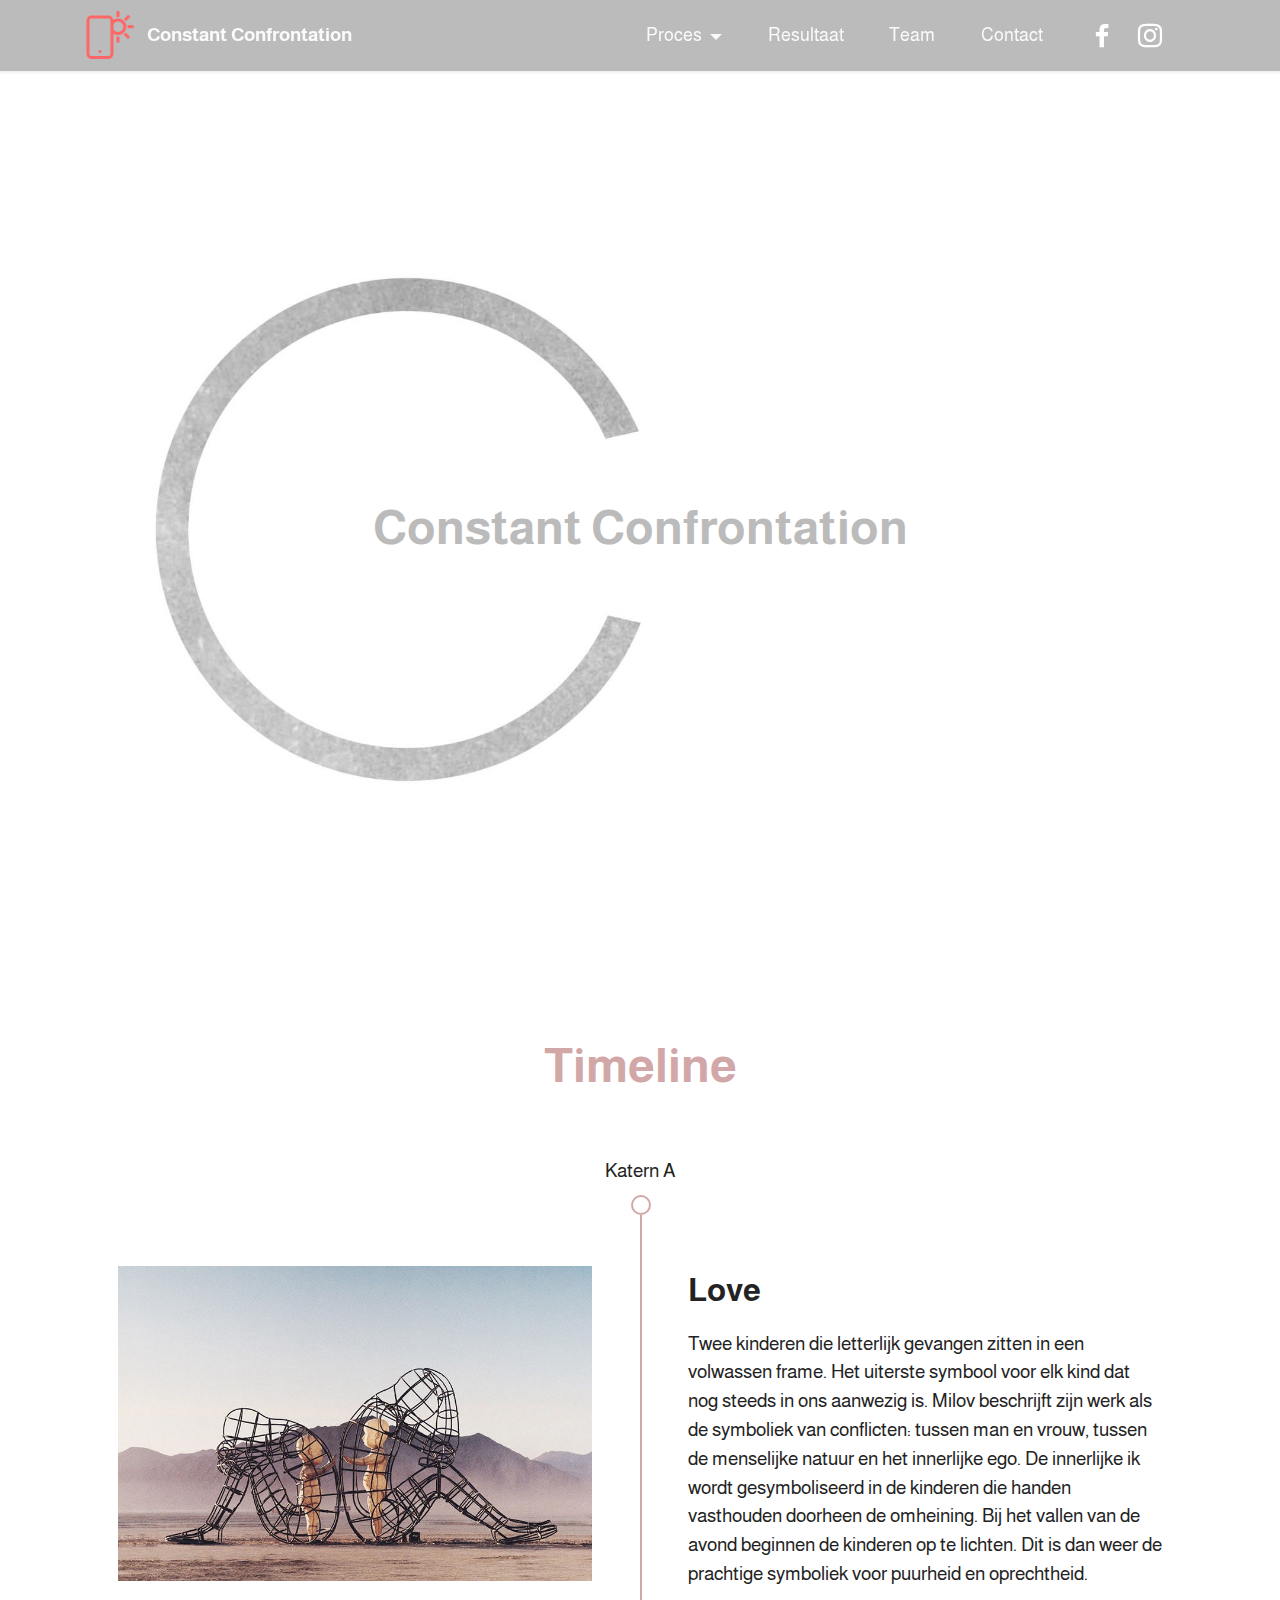
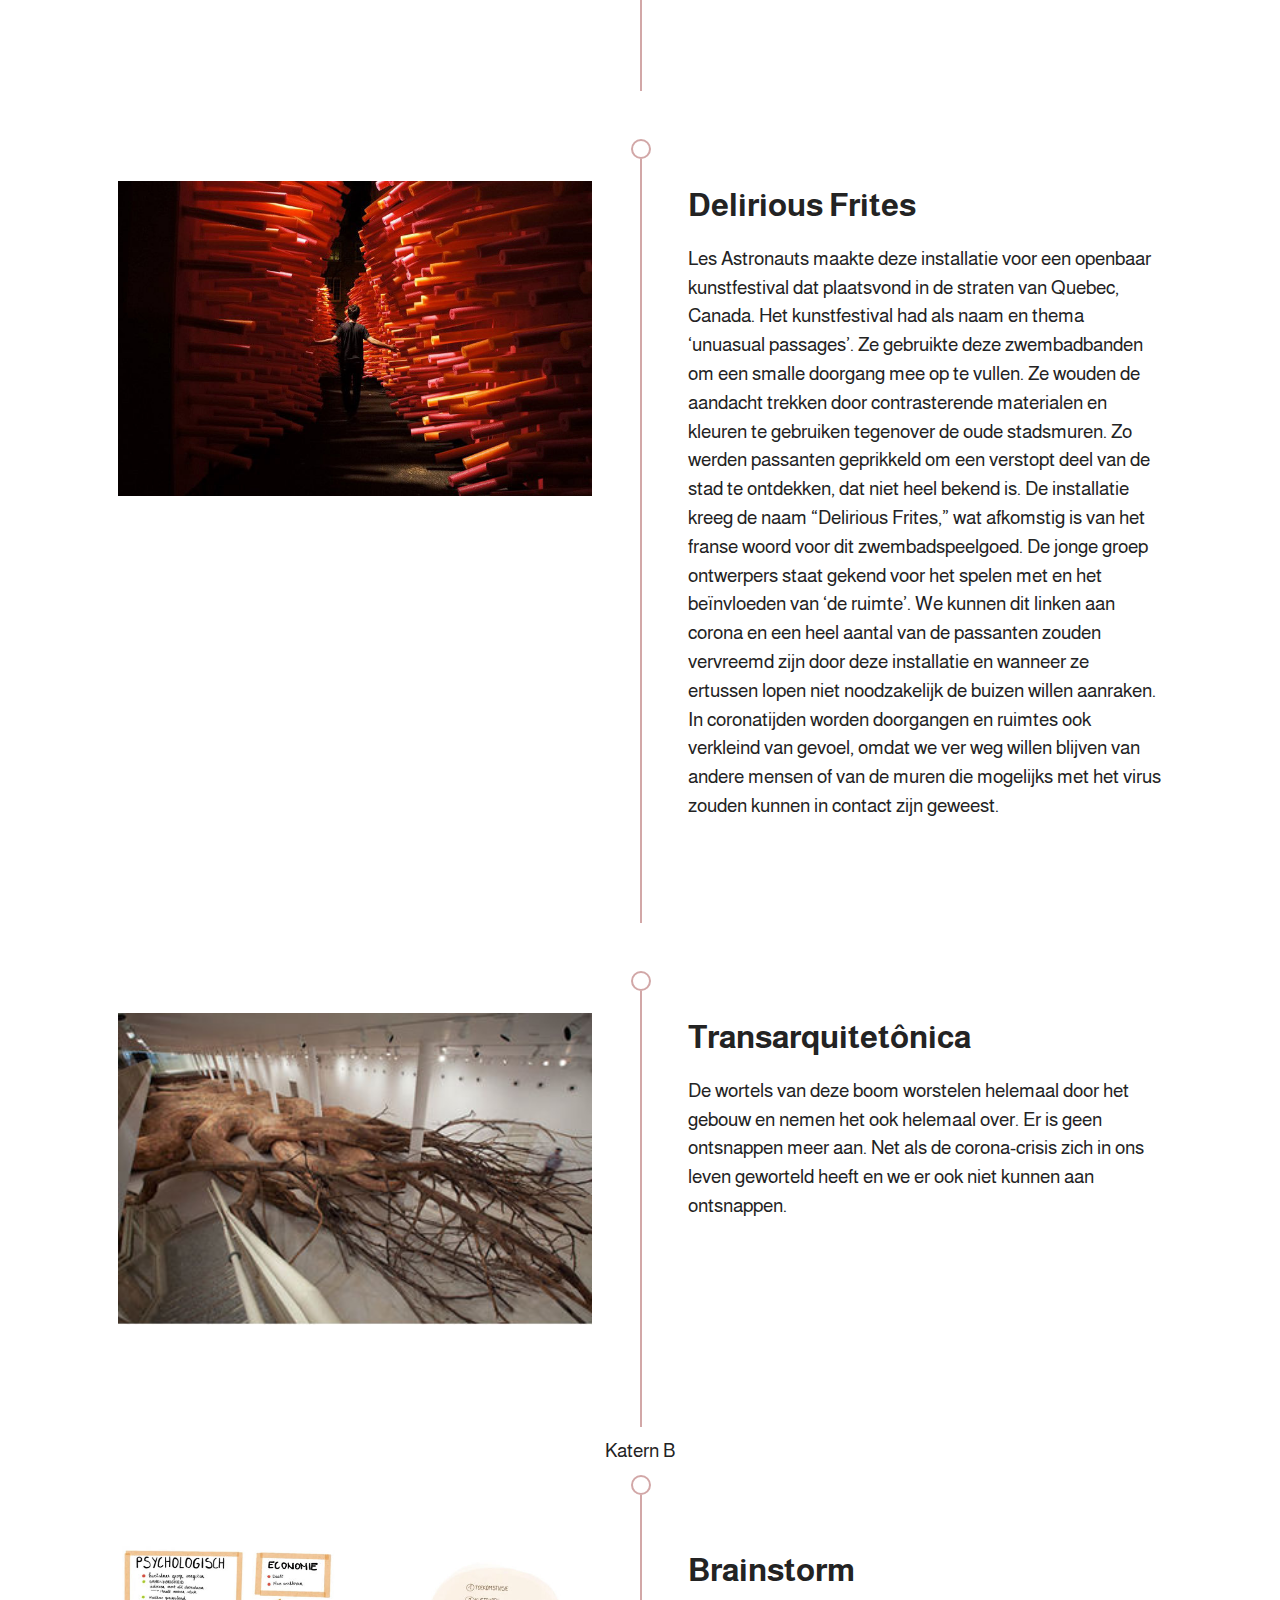
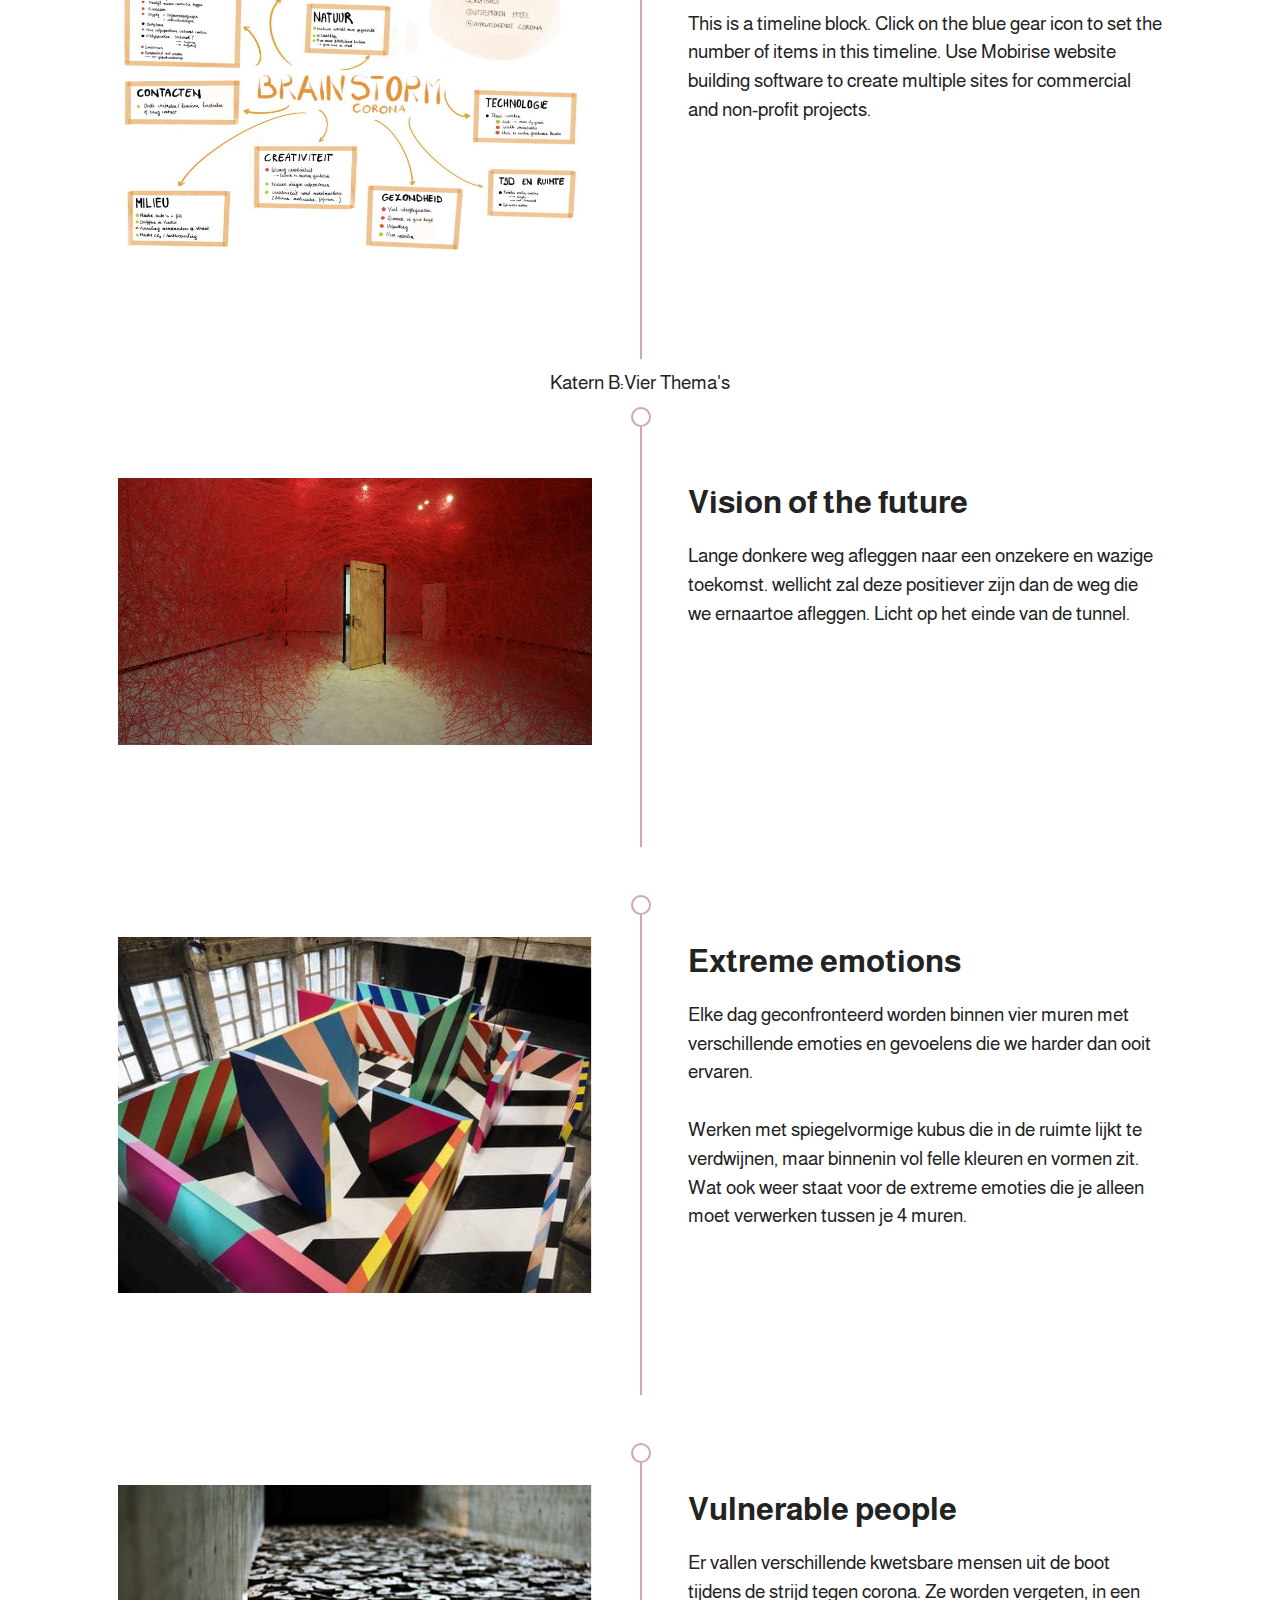
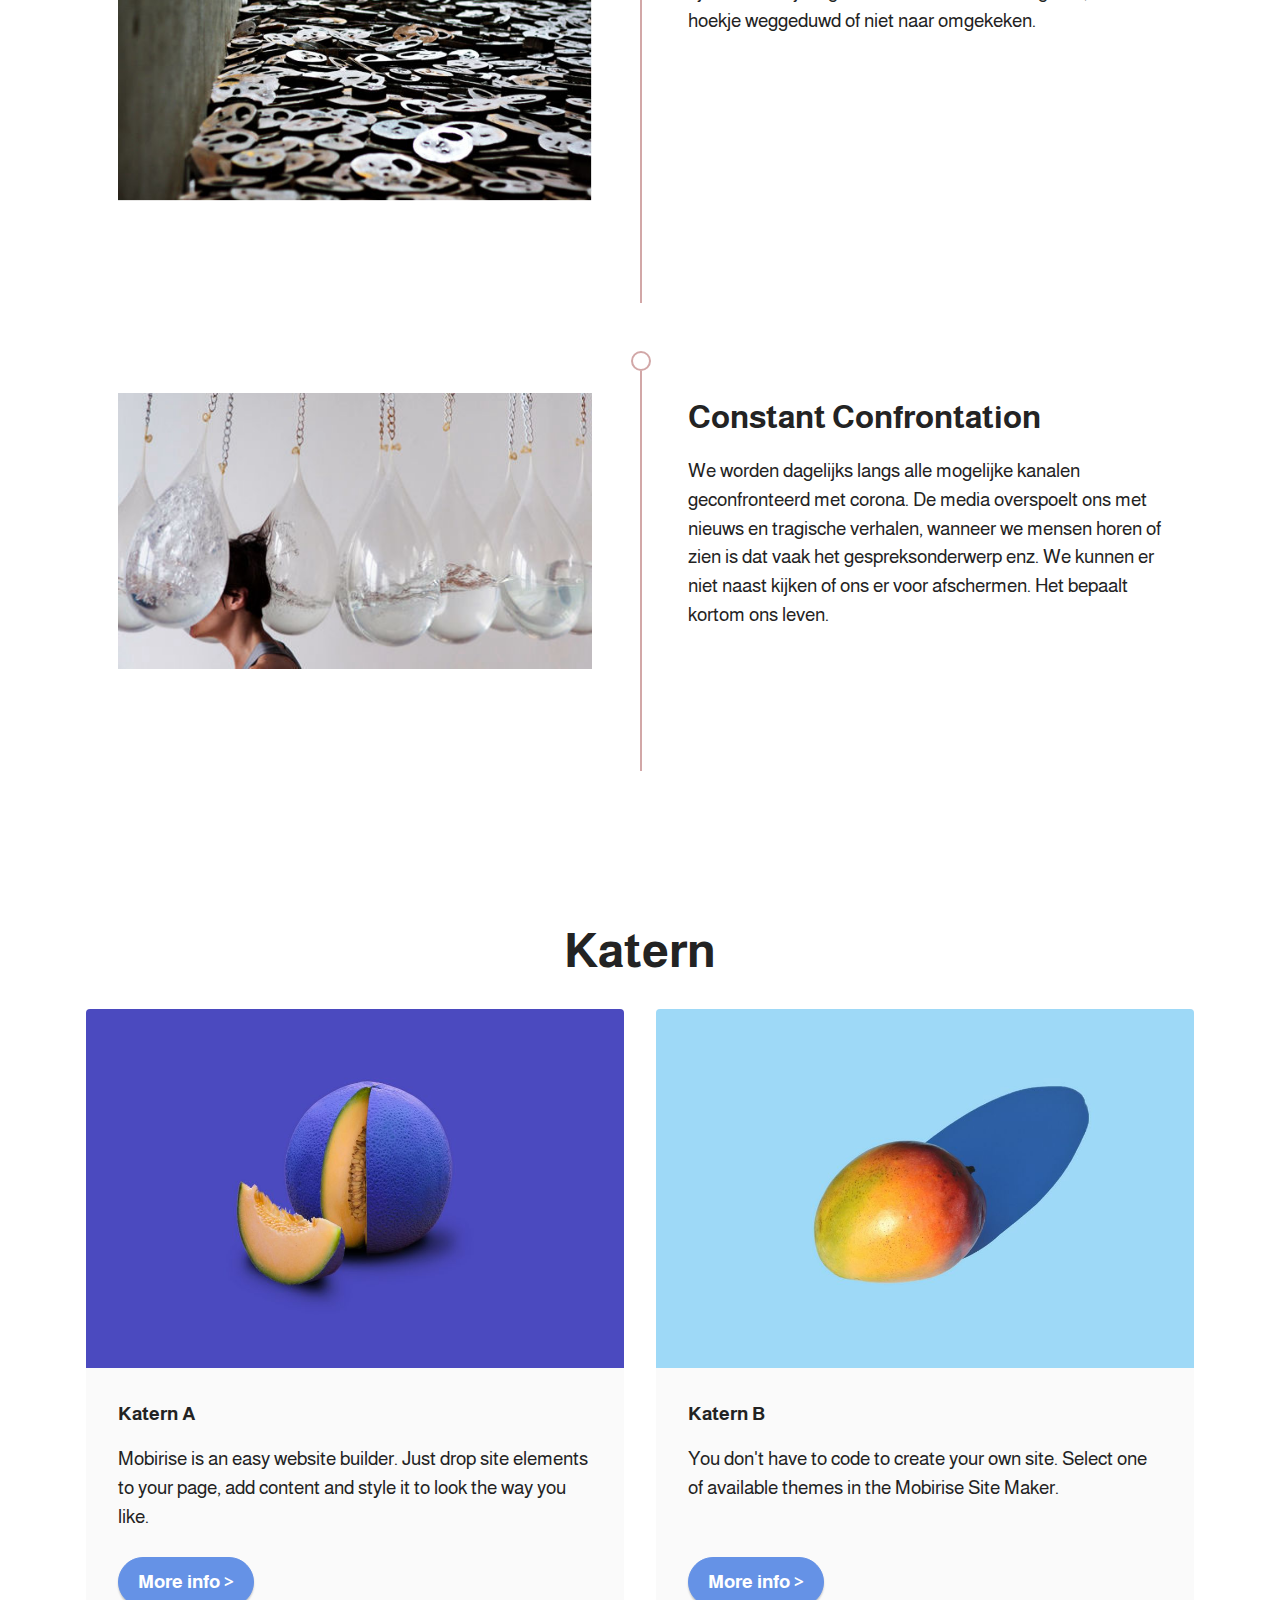
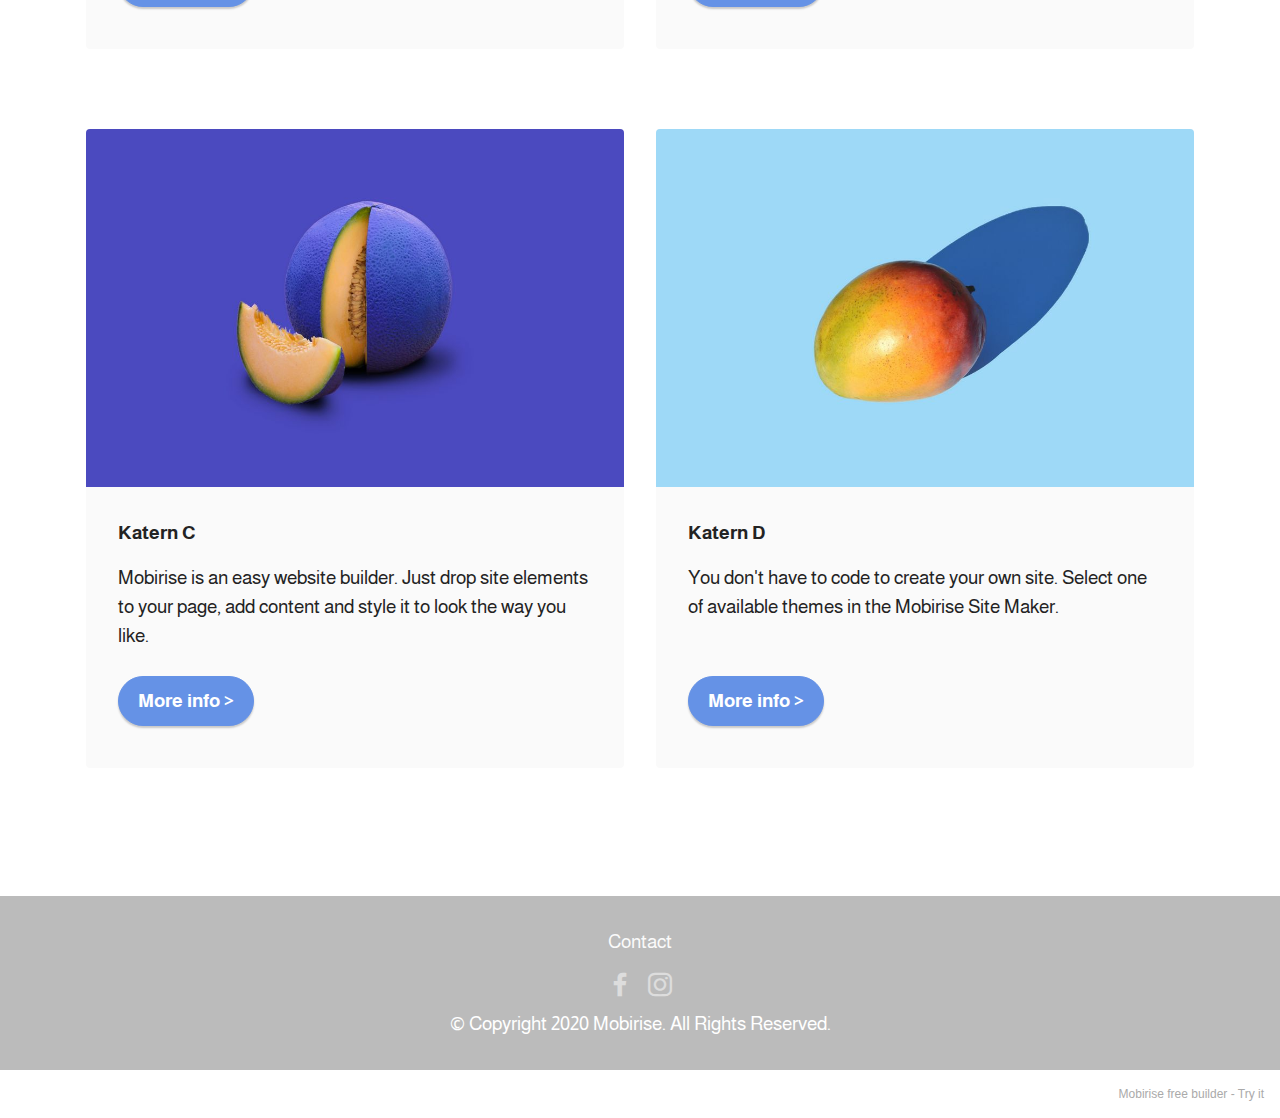
<file: index.html>
<!DOCTYPE html>
<html  >
<head>
  <!-- Site made with Mobirise Website Builder v5.2.0, https://mobirise.com -->
  <meta charset="UTF-8">
  <meta http-equiv="X-UA-Compatible" content="IE=edge">
  <meta name="generator" content="Mobirise v5.2.0, mobirise.com">
  <meta name="viewport" content="width=device-width, initial-scale=1, minimum-scale=1">
  <link rel="shortcut icon" href="assets/images/logo.png" type="image/x-icon">
  <meta name="description" content="">
  
  
  <title>Home</title>
  <link rel="stylesheet" href="assets/tether/tether.min.css">
  <link rel="stylesheet" href="assets/bootstrap/css/bootstrap.min.css">
  <link rel="stylesheet" href="assets/bootstrap/css/bootstrap-grid.min.css">
  <link rel="stylesheet" href="assets/bootstrap/css/bootstrap-reboot.min.css">
  <link rel="stylesheet" href="assets/dropdown/css/style.css">
  <link rel="stylesheet" href="assets/socicon/css/styles.css">
  <link rel="stylesheet" href="assets/theme/css/style.css">
  <link rel="preload" as="style" href="assets/mobirise/css/mbr-additional.css"><link rel="stylesheet" href="assets/mobirise/css/mbr-additional.css" type="text/css">
  
  
  
  
</head>
<body>
  
  <section class="menu menu2 cid-sgTD7K5zZI" once="menu" id="menu2-a">
    
    <nav class="navbar navbar-dropdown navbar-fixed-top navbar-expand-lg">
        <div class="container">
            <div class="navbar-brand">
                <span class="navbar-logo">
                    <a href="https://mobiri.se">
                        <img src="assets/images/logo.png" alt="Mobirise" style="height: 3rem;">
                    </a>
                </span>
                <span class="navbar-caption-wrap"><a class="navbar-caption text-white display-7" href="https://mobiri.se">Constant Confrontation</a></span>
            </div>
            <button class="navbar-toggler" type="button" data-toggle="collapse" data-target="#navbarSupportedContent" aria-controls="navbarNavAltMarkup" aria-expanded="false" aria-label="Toggle navigation">
                <div class="hamburger">
                    <span></span>
                    <span></span>
                    <span></span>
                    <span></span>
                </div>
            </button>
            <div class="collapse navbar-collapse" id="navbarSupportedContent">
                <ul class="navbar-nav nav-dropdown nav-right" data-app-modern-menu="true"><li class="nav-item dropdown"><a class="nav-link link text-white dropdown-toggle display-4" href="#" aria-expanded="false" data-toggle="dropdown-submenu">Proces</a><div class="dropdown-menu"><a class="text-white dropdown-item text-primary display-4" href="page5.html" aria-expanded="false">Katern A</a><a class="text-white dropdown-item text-primary display-4" href="page6.html" aria-expanded="false">Katern B</a><a class="text-white dropdown-item text-primary display-4" href="page7.html" aria-expanded="false">Katern C</a><a class="text-white dropdown-item text-primary display-4" href="page8.html" aria-expanded="false">Katern D</a></div></li><li class="nav-item"><a class="nav-link link text-white display-4" href="page1.html">Resultaat</a></li>
                    <li class="nav-item"><a class="nav-link link text-white text-primary display-4" href="page4.html" aria-expanded="false">Team</a></li><li class="nav-item"><a class="nav-link link text-white display-4" href="page2.html">Contact</a></li></ul>
                <div class="icons-menu">
                    <a class="iconfont-wrapper" href="https://www.facebook.com/Constante-Confrontatie-103755984905448/?tn-str=k*F" target="_blank">
                        <span class="p-2 mbr-iconfont socicon-facebook socicon"></span>
                    </a>
                    <a class="iconfont-wrapper" href="https://www.instagram.com/constanteconfrontatie/">
                        <span class="p-2 mbr-iconfont socicon-instagram socicon"></span>
                    </a>
                    
                    
                </div>
                
            </div>
        </div>
    </nav>
</section>

<section class="header6 cid-shUF5vUfAb mbr-fullscreen" id="header6-1t">

    

    

    <div class="align-center container">
        <div class="row justify-content-center">
            <div class="col-12 col-lg-10">
                <h1 class="mbr-section-title mbr-fonts-style mbr-white mb-3 display-2"><strong><br></strong><strong>Constant Confrontation</strong></h1>
                
                
                
            </div>
        </div>
    </div>
</section>

<section class="timeline3 cid-shaPyLAd4e" id="timeline3-l">
    
    
    <div class="container">
        <div class="mbr-section-head">
            <h3 class="mbr-section-title mbr-fonts-style align-center mb-0 display-2">
                <strong>Timeline</strong></h3>
            
        </div>
        <div class="timelines-container mt-4">
            <div class="row timeline-element first-separline mb-5">
                <div class="timeline-date col-12">
                    <div class="timeline-date-wrapper">
                        <p class="mbr-timeline-date display-7">
                            Katern A</p>
                    </div>
                </div>
                <span class="iconBackground"></span>
                <div class="col-12 col-md-6">
                    <div class="image-wrapper">
                        <img src="assets/images/foto-1-800x533.jpg" alt="Mobirise" title="">
                    </div>
                </div>
                <div class="col-12 col-md-6">
                    <div class="timeline-text-wrapper">
                        <h4 class="mbr-timeline-title mbr-fonts-style mb-0 display-5">
                            <strong>Love</strong></h4>
                        <p class="mbr-text mbr-fonts-style mt-3 mb-0 display-7">Twee kinderen die letterlijk gevangen zitten in een volwassen frame. Het uiterste symbool voor elk kind dat nog steeds in ons aanwezig is. Milov beschrijft zijn werk als de symboliek van conflicten: tussen man en vrouw, tussen de menselijke natuur en het innerlijke ego. De innerlijke ik wordt gesymboliseerd in de kinderen die handen vasthouden doorheen de omheining. Bij het vallen van de avond beginnen de kinderen op te lichten. Dit is dan weer de prachtige symboliek voor puurheid en oprechtheid.<br></p>
                    </div>
                </div>
            </div>
            <div class="row timeline-element first-separline mb-5">
                <div class="timeline-date col-12">
                    <div class="timeline-date-wrapper">
                        <p class="mbr-timeline-date display-7"></p>
                    </div>
                </div>
                <span class="iconBackground"></span>
                <div class="col-12 col-md-6">
                    <div class="image-wrapper">
                        <img src="assets/images/foto-2-750x498.jpg" alt="Mobirise" title="">
                    </div>
                </div>
                <div class="col-12 col-md-6">
                    <div class="timeline-text-wrapper">
                        <h4 class="mbr-timeline-title mbr-fonts-style mb-0 display-5"><strong>Delirious Frites</strong></h4>
                        <p class="mbr-text mbr-fonts-style mt-3 mb-0 display-7">Les Astronauts maakte deze installatie voor een openbaar kunstfestival dat plaatsvond in de straten van Quebec, Canada. Het kunstfestival had als naam en thema ‘unuasual passages’. Ze gebruikte deze zwembadbanden om een smalle doorgang mee op te vullen. Ze wouden de aandacht trekken door contrasterende materialen en kleuren te gebruiken tegenover de oude stadsmuren. Zo werden passanten geprikkeld om een verstopt deel van de stad te ontdekken, dat niet heel bekend is. De installatie kreeg de naam “Delirious Frites,” wat afkomstig is van het franse woord voor dit zwembadspeelgoed. De jonge groep ontwerpers staat gekend voor het spelen met en het beïnvloeden van ‘de ruimte’. We kunnen dit linken aan corona en een heel aantal van de passanten zouden vervreemd zijn door deze installatie en wanneer ze ertussen lopen niet noodzakelijk de buizen willen aanraken. In coronatijden worden doorgangen en ruimtes ook verkleind van gevoel, omdat we ver weg willen blijven van andere mensen of van de muren die mogelijks met het virus zouden kunnen in contact zijn geweest.<br></p>
                    </div>
                </div>
            </div>
            <div class="row timeline-element first-separline mb-5">
                <div class="timeline-date col-12">
                    <div class="timeline-date-wrapper">
                        <p class="mbr-timeline-date display-7"></p>
                    </div>
                </div>
                <span class="iconBackground"></span>
                <div class="col-12 col-md-6">
                    <div class="image-wrapper">
                        <img src="assets/images/foto-3-360x237.jpg" alt="Mobirise" title="">
                    </div>
                </div>
                <div class="col-12 col-md-6">
                    <div class="timeline-text-wrapper">
                        <h4 class="mbr-timeline-title mbr-fonts-style mb-0 display-5"><strong>Transarquitetônica</strong></h4>
                        <p class="mbr-text mbr-fonts-style mt-3 mb-0 display-7">De wortels van deze boom worstelen helemaal door het gebouw en nemen het ook helemaal over. Er is geen ontsnappen meer aan. Net als de corona-crisis zich in ons leven geworteld heeft en we er ook niet kunnen aan ontsnappen.<br></p>
                    </div>
                </div>
            </div>
            <div class="row timeline-element first-separline mb-5">
                <div class="timeline-date col-12">
                    <div class="timeline-date-wrapper">
                        <p class="mbr-timeline-date display-7">
                            Katern B</p>
                    </div>
                </div>
                <span class="iconBackground"></span>
                <div class="col-12 col-md-6">
                    <div class="image-wrapper">
                        <img src="assets/images/foto-4-933x614.jpg" alt="Mobirise" title="">
                    </div>
                </div>
                <div class="col-12 col-md-6">
                    <div class="timeline-text-wrapper">
                        <h4 class="mbr-timeline-title mbr-fonts-style mb-0 display-5">
                            <strong>Brainstorm&nbsp;</strong></h4>
                        <p class="mbr-text mbr-fonts-style mt-3 mb-0 display-7">
                            This is a timeline block. Click on the blue gear icon to set the number of items in this timeline. Use Mobirise website building software to create multiple sites for commercial and non-profit projects.
                        </p>
                    </div>
                </div>
            </div>
            <div class="row timeline-element first-separline mb-5">
                <div class="timeline-date col-12">
                    <div class="timeline-date-wrapper">
                        <p class="mbr-timeline-date display-7">Katern B:Vier Thema's</p>
                    </div>
                </div>
                <span class="iconBackground"></span>
                <div class="col-12 col-md-6">
                    <div class="image-wrapper">
                        <img src="assets/images/foto-5-948x533.jpg" alt="Mobirise" title="">
                    </div>
                </div>
                <div class="col-12 col-md-6">
                    <div class="timeline-text-wrapper">
                        <h4 class="mbr-timeline-title mbr-fonts-style mb-0 display-5"><strong>Vision of the future</strong></h4>
                        <p class="mbr-text mbr-fonts-style mt-3 mb-0 display-7">Lange donkere weg afleggen naar een onzekere en wazige toekomst. wellicht zal deze positiever zijn dan de weg die we ernaartoe afleggen. Licht op het einde van de tunnel.<br></p>
                    </div>
                </div>
            </div>
            <div class="row timeline-element first-separline mb-5">
                <div class="timeline-date col-12">
                    <div class="timeline-date-wrapper">
                        <p class="mbr-timeline-date display-7"></p>
                    </div>
                </div>
                <span class="iconBackground"></span>
                <div class="col-12 col-md-6">
                    <div class="image-wrapper">
                        <img src="assets/images/foto-7-545x410.jpg" alt="Mobirise" title="">
                    </div>
                </div>
                <div class="col-12 col-md-6">
                    <div class="timeline-text-wrapper">
                        <h4 class="mbr-timeline-title mbr-fonts-style mb-0 display-5"><strong>Extreme emotions</strong></h4>
                        <p class="mbr-text mbr-fonts-style mt-3 mb-0 display-7">Elke dag geconfronteerd worden binnen vier muren met verschillende emoties en gevoelens die we harder dan ooit ervaren.<br><br>Werken met spiegelvormige kubus die in de ruimte lijkt te verdwijnen, maar binnenin vol felle kleuren en vormen zit. Wat ook weer staat voor de extreme emoties die je alleen moet verwerken tussen je 4 muren.</p>
                    </div>
                </div>
            </div>
            <div class="row timeline-element first-separline mb-5">
                <div class="timeline-date col-12">
                    <div class="timeline-date-wrapper">
                        <p class="mbr-timeline-date display-7"></p>
                    </div>
                </div>
                <span class="iconBackground"></span>
                <div class="col-12 col-md-6">
                    <div class="image-wrapper">
                        <img src="assets/images/foto-6-566x377.jpg" alt="Mobirise" title="">
                    </div>
                </div>
                <div class="col-12 col-md-6">
                    <div class="timeline-text-wrapper">
                        <h4 class="mbr-timeline-title mbr-fonts-style mb-0 display-5"><strong>Vulnerable people</strong></h4>
                        <p class="mbr-text mbr-fonts-style mt-3 mb-0 display-7">Er vallen verschillende kwetsbare mensen uit de boot tijdens de strijd tegen corona. Ze worden vergeten, in een hoekje weggeduwd of niet naar omgekeken.&nbsp;<br></p>
                    </div>
                </div>
            </div>
            <div class="row timeline-element first-separline mb-5">
                <div class="timeline-date col-12">
                    <div class="timeline-date-wrapper">
                        <p class="mbr-timeline-date display-7"></p>
                    </div>
                </div>
                <span class="iconBackground"></span>
                <div class="col-12 col-md-6">
                    <div class="image-wrapper">
                        <img src="assets/images/foto-8-480x279.jpg" alt="Mobirise" title="">
                    </div>
                </div>
                <div class="col-12 col-md-6">
                    <div class="timeline-text-wrapper">
                        <h4 class="mbr-timeline-title mbr-fonts-style mb-0 display-5">
                            <strong>Constant Confrontation</strong></h4>
                        <p class="mbr-text mbr-fonts-style mt-3 mb-0 display-7">We worden dagelijks langs alle mogelijke kanalen geconfronteerd met corona. De media overspoelt ons met nieuws en tragische verhalen, wanneer we mensen horen of zien is dat vaak het gespreksonderwerp enz. We kunnen er niet naast kijken of ons er voor afschermen. Het bepaalt kortom ons leven.<br></p>
                    </div>
                </div>
            </div>
            
            
            
            
        </div>
    </div>
</section>

<section class="features3 cid-shmXcJXz6D" id="features3-v">
    
    
    <div class="container">
        <div class="mbr-section-head">
            <h4 class="mbr-section-title mbr-fonts-style align-center mb-0 display-2">
                <strong>Katern</strong></h4>
            
        </div>
        <div class="row mt-4">
            <div class="item features-image сol-12 col-md-6 col-lg-6">
                <div class="item-wrapper">
                    <div class="item-img">
                        <img src="assets/images/features1.jpg" data-slide-to="0">
                    </div>
                    <div class="item-content">
                        <h5 class="item-title mbr-fonts-style display-7"><strong>Katern A</strong></h5>
                        
                        <p class="mbr-text mbr-fonts-style mt-3 display-7">Mobirise is an easy website builder. Just
                            drop site elements to your page, add content and style it to look the way you like.</p>
                    </div>
                    <div class="mbr-section-btn item-footer mt-2"><a href="page5.html" class="btn btn-primary item-btn display-7" target="_blank">More info &gt;</a></div>
                </div>
            </div><div class="item features-image сol-12 col-md-6 col-lg-6">
                <div class="item-wrapper">
                    <div class="item-img">
                        <img src="assets/images/features2.jpg" data-slide-to="1">
                    </div>
                    <div class="item-content">
                        <h5 class="item-title mbr-fonts-style display-7"><strong>Katern B</strong></h5>
                        
                        <p class="mbr-text mbr-fonts-style mt-3 display-7">You don't have to code to create your own
                            site. Select one of available themes in the Mobirise Site Maker.</p>
                    </div>
                    <div class="mbr-section-btn item-footer mt-2"><a href="page6.html" class="btn btn-primary item-btn display-7" target="_blank">More info &gt;</a></div>
                </div>
            </div>
            
            
        </div>
    </div>
</section>

<section class="features3 cid-shn1lwmbZP" id="features3-x">
    
    
    <div class="container">
        
        <div class="row mt-4">
            <div class="item features-image сol-12 col-md-6 col-lg-6">
                <div class="item-wrapper">
                    <div class="item-img">
                        <img src="assets/images/features1.jpg">
                    </div>
                    <div class="item-content">
                        <h5 class="item-title mbr-fonts-style display-7"><strong>Katern C</strong></h5>
                        
                        <p class="mbr-text mbr-fonts-style mt-3 display-7">Mobirise is an easy website builder. Just
                            drop site elements to your page, add content and style it to look the way you like.</p>
                    </div>
                    <div class="mbr-section-btn item-footer mt-2"><a href="page7.html" class="btn btn-primary item-btn display-7" target="_blank">More info &gt;</a></div>
                </div>
            </div>
            <div class="item features-image сol-12 col-md-6 col-lg-6">
                <div class="item-wrapper">
                    <div class="item-img">
                        <img src="assets/images/features2.jpg">
                    </div>
                    <div class="item-content">
                        <h5 class="item-title mbr-fonts-style display-7"><strong>Katern D</strong></h5>
                        
                        <p class="mbr-text mbr-fonts-style mt-3 display-7">You don't have to code to create your own
                            site. Select one of available themes in the Mobirise Site Maker.</p>
                    </div>
                    <div class="mbr-section-btn item-footer mt-2"><a href="page8.html" class="btn btn-primary item-btn display-7" target="_blank">More info &gt;</a></div>
                </div>
            </div>
            
        </div>
    </div>
</section>

<section class="footer3 cid-shlRQKzW8U" once="footers" id="footer3-n">

    

    

    <div class="container">
        <div class="media-container-row align-center mbr-white">
            <div class="row row-links">
                <ul class="foot-menu">
                    
                    
                    
                    
                    
                <li class="foot-menu-item mbr-fonts-style display-7"><a href="page2.html" class="text-white">Contact</a></li></ul>
            </div>
            <div class="row social-row">
                <div class="social-list align-right pb-2">
                    
                    
                    
                    
                    
                    
                <div class="soc-item">
                        <a href="https://www.facebook.com/Constante-Confrontatie-103755984905448/?tn-str=k*F" target="_blank">
                            <span class="mbr-iconfont mbr-iconfont-social socicon-facebook socicon"></span>
                        </a>
                    </div><div class="soc-item">
                        <a href="https://www.instagram.com/constanteconfrontatie/" target="_blank">
                            <span class="mbr-iconfont mbr-iconfont-social socicon-instagram socicon"></span>
                        </a>
                    </div></div>
            </div>
            <div class="row row-copirayt">
                <p class="mbr-text mb-0 mbr-fonts-style mbr-white align-center display-7">
                    © Copyright 2020 Mobirise. All Rights Reserved.
                </p>
            </div>
        </div>
    </div>
</section><section style="background-color: #fff; font-family: -apple-system, BlinkMacSystemFont, 'Segoe UI', 'Roboto', 'Helvetica Neue', Arial, sans-serif; color:#aaa; font-size:12px; padding: 0; align-items: center; display: flex;"><a href="https://mobirise.site/a" style="flex: 1 1; height: 3rem; padding-left: 1rem;"></a><p style="flex: 0 0 auto; margin:0; padding-right:1rem;">Mobirise free builder - <a href="https://mobirise.site/p" style="color:#aaa;">Try it</a></p></section><script src="assets/web/assets/jquery/jquery.min.js"></script>  <script src="assets/popper/popper.min.js"></script>  <script src="assets/tether/tether.min.js"></script>  <script src="assets/bootstrap/js/bootstrap.min.js"></script>  <script src="assets/smoothscroll/smooth-scroll.js"></script>  <script src="assets/dropdown/js/nav-dropdown.js"></script>  <script src="assets/dropdown/js/navbar-dropdown.js"></script>  <script src="assets/touchswipe/jquery.touch-swipe.min.js"></script>  <script src="assets/theme/js/script.js"></script>  
  
  
</body>
</html>
</file>
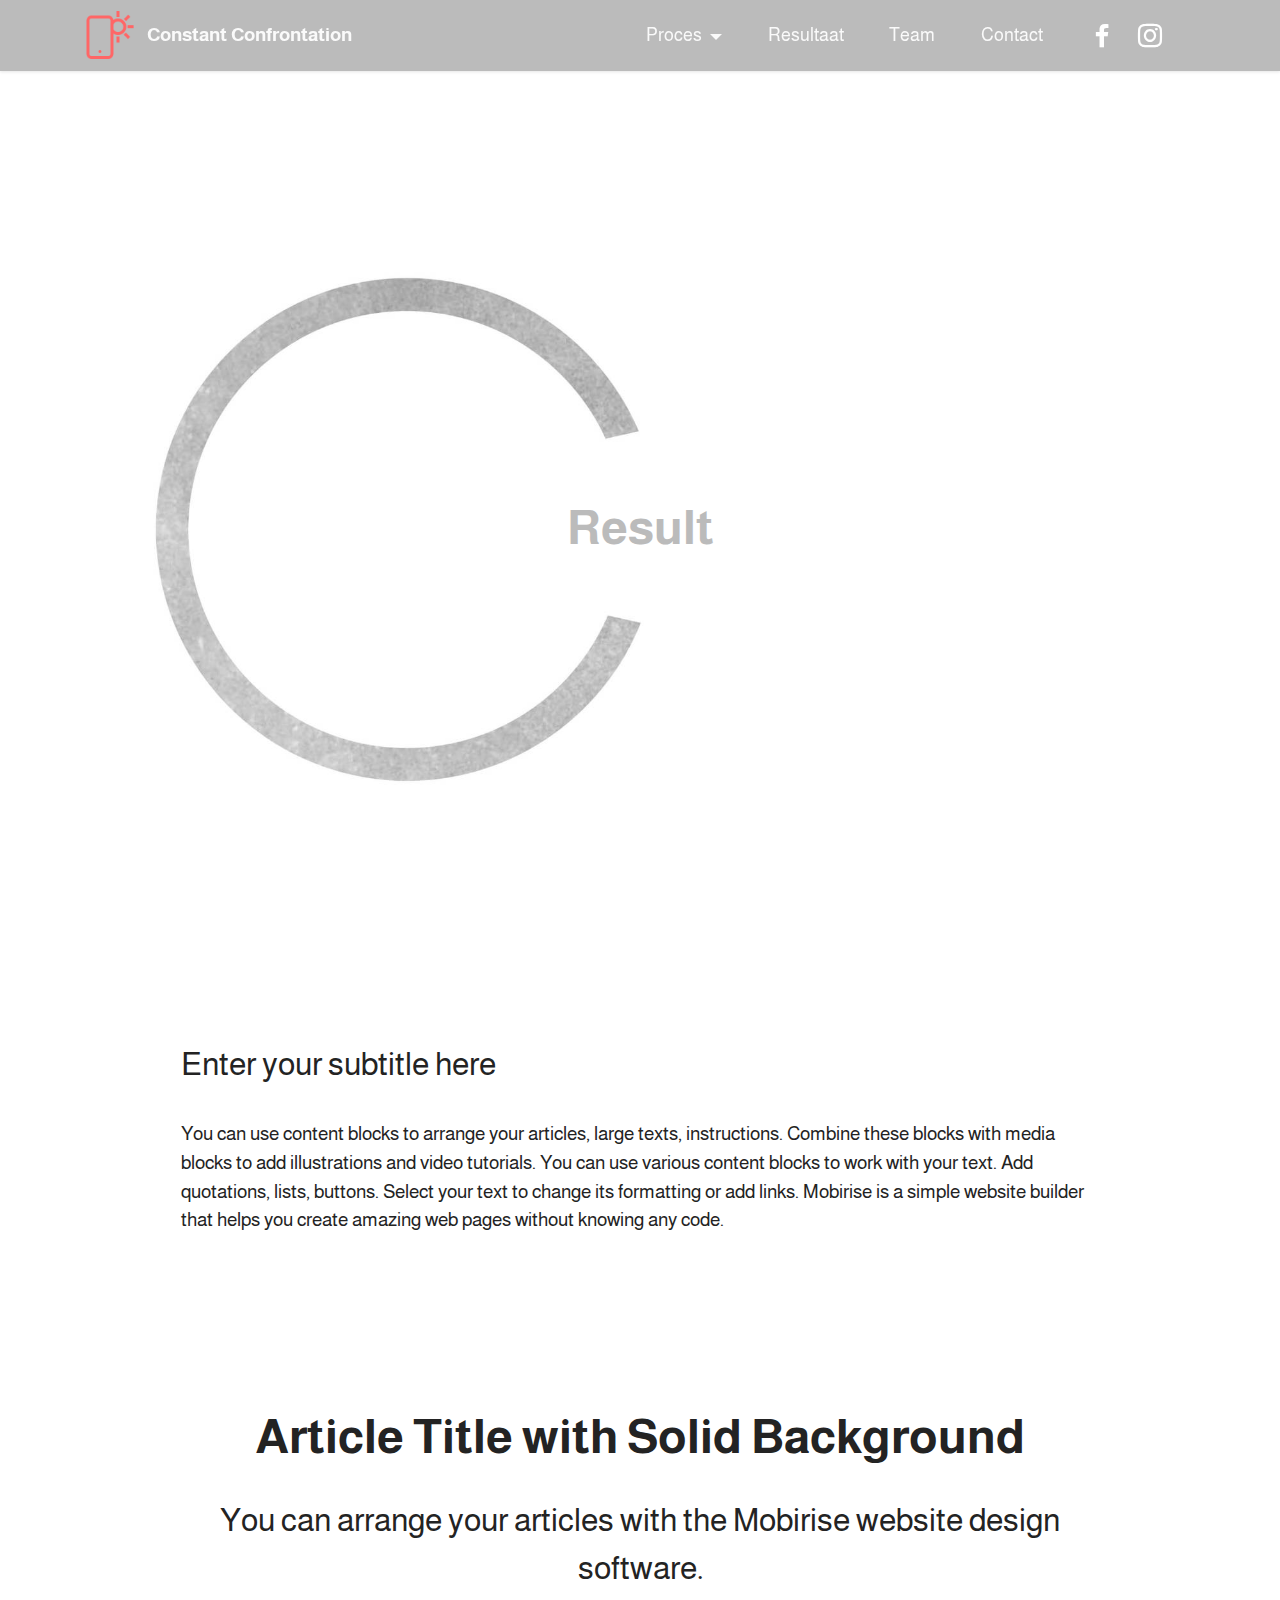
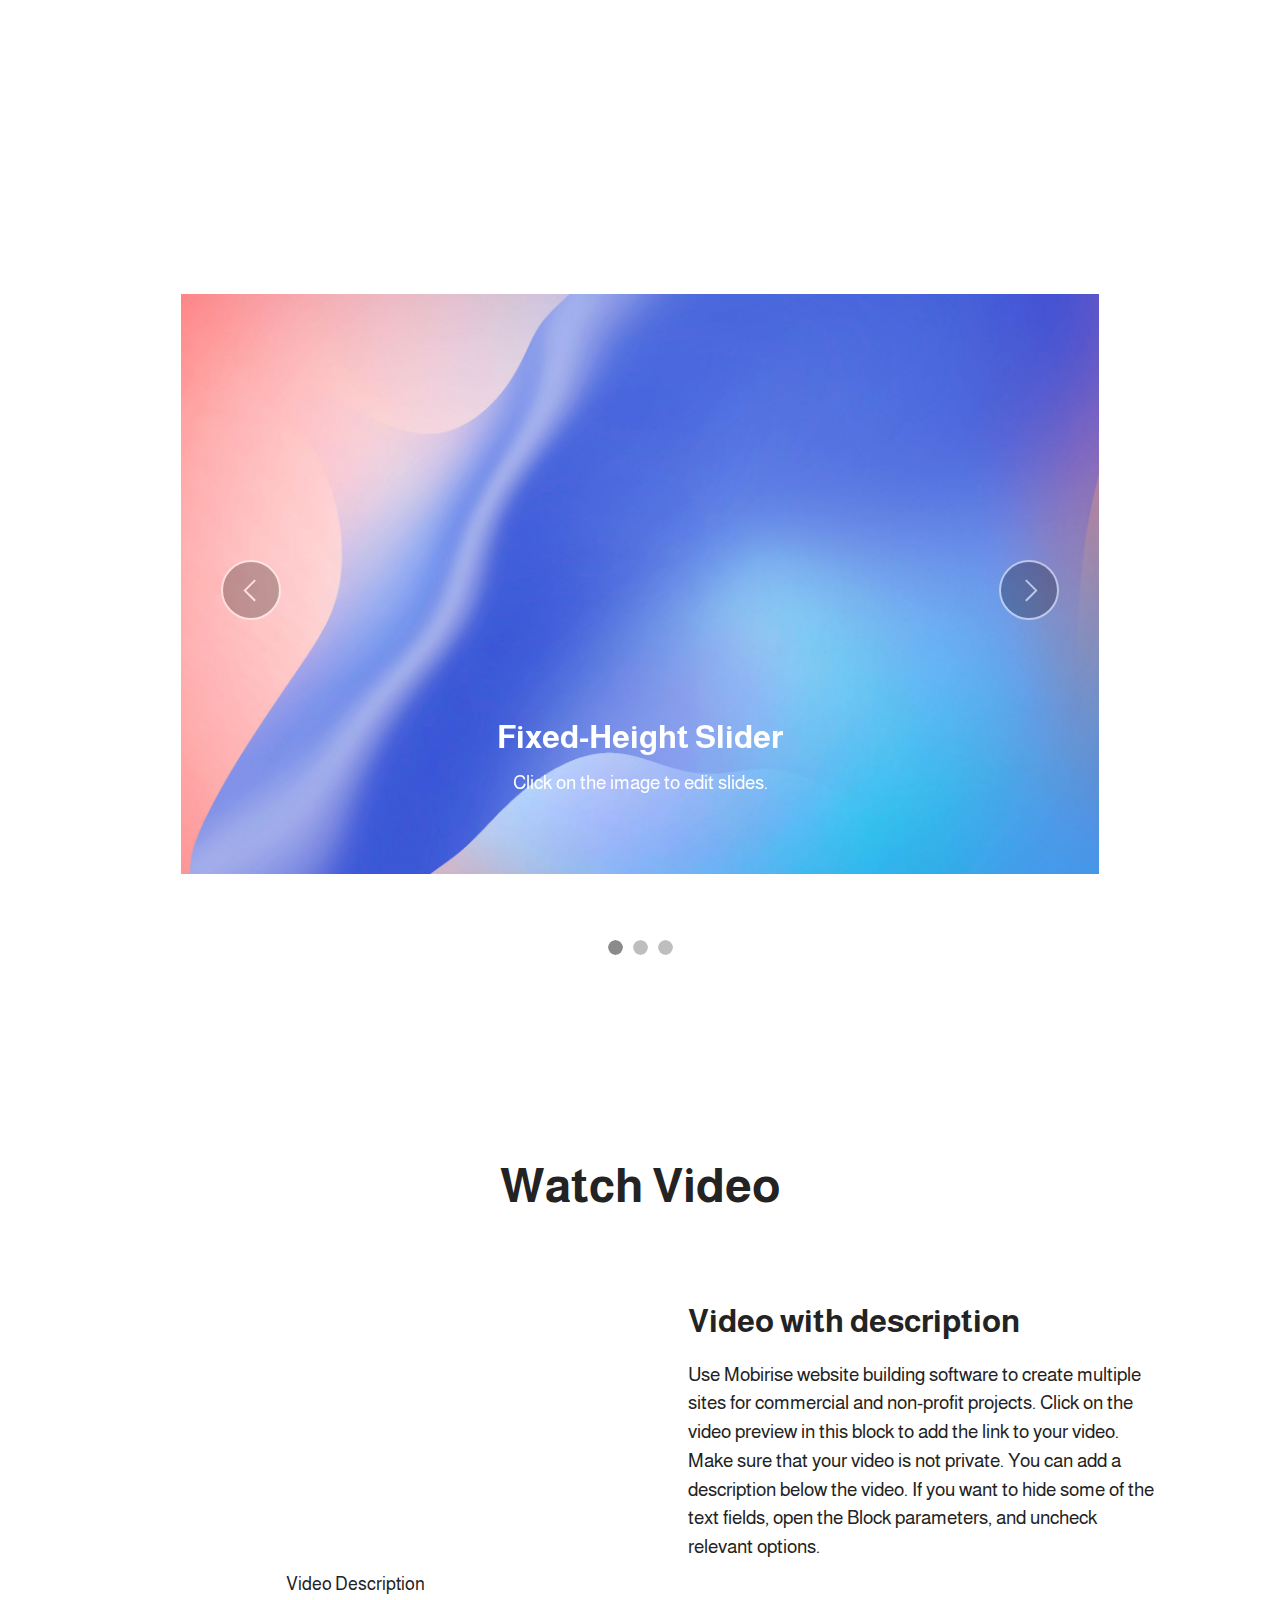
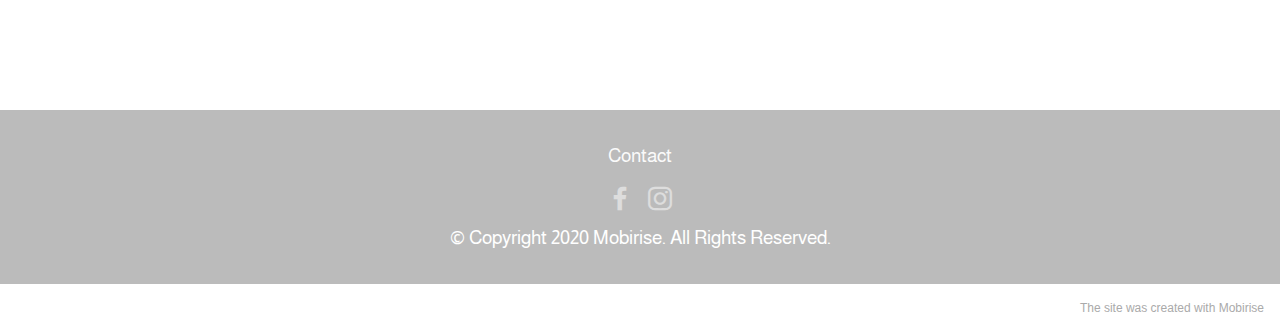
<file: page1.html>
<!DOCTYPE html>
<html  >
<head>
  <!-- Site made with Mobirise Website Builder v5.2.0, https://mobirise.com -->
  <meta charset="UTF-8">
  <meta http-equiv="X-UA-Compatible" content="IE=edge">
  <meta name="generator" content="Mobirise v5.2.0, mobirise.com">
  <meta name="viewport" content="width=device-width, initial-scale=1, minimum-scale=1">
  <link rel="shortcut icon" href="assets/images/logo.png" type="image/x-icon">
  <meta name="description" content="">
  
  
  <title>Result</title>
  <link rel="stylesheet" href="assets/web/assets/mobirise-icons2/mobirise2.css">
  <link rel="stylesheet" href="assets/tether/tether.min.css">
  <link rel="stylesheet" href="assets/bootstrap/css/bootstrap.min.css">
  <link rel="stylesheet" href="assets/bootstrap/css/bootstrap-grid.min.css">
  <link rel="stylesheet" href="assets/bootstrap/css/bootstrap-reboot.min.css">
  <link rel="stylesheet" href="assets/dropdown/css/style.css">
  <link rel="stylesheet" href="assets/socicon/css/styles.css">
  <link rel="stylesheet" href="assets/theme/css/style.css">
  <link rel="preload" as="style" href="assets/mobirise/css/mbr-additional.css"><link rel="stylesheet" href="assets/mobirise/css/mbr-additional.css" type="text/css">
  
  
  
  
</head>
<body>
  
  <section class="menu menu2 cid-sgTD7K5zZI" once="menu" id="menu2-a">
    
    <nav class="navbar navbar-dropdown navbar-fixed-top navbar-expand-lg">
        <div class="container">
            <div class="navbar-brand">
                <span class="navbar-logo">
                    <a href="https://mobiri.se">
                        <img src="assets/images/logo.png" alt="Mobirise" style="height: 3rem;">
                    </a>
                </span>
                <span class="navbar-caption-wrap"><a class="navbar-caption text-white display-7" href="https://mobiri.se">Constant Confrontation</a></span>
            </div>
            <button class="navbar-toggler" type="button" data-toggle="collapse" data-target="#navbarSupportedContent" aria-controls="navbarNavAltMarkup" aria-expanded="false" aria-label="Toggle navigation">
                <div class="hamburger">
                    <span></span>
                    <span></span>
                    <span></span>
                    <span></span>
                </div>
            </button>
            <div class="collapse navbar-collapse" id="navbarSupportedContent">
                <ul class="navbar-nav nav-dropdown nav-right" data-app-modern-menu="true"><li class="nav-item dropdown"><a class="nav-link link text-white dropdown-toggle display-4" href="#" aria-expanded="false" data-toggle="dropdown-submenu">Proces</a><div class="dropdown-menu"><a class="text-white dropdown-item text-primary display-4" href="page5.html" aria-expanded="false">Katern A</a><a class="text-white dropdown-item text-primary display-4" href="page6.html" aria-expanded="false">Katern B</a><a class="text-white dropdown-item text-primary display-4" href="page7.html" aria-expanded="false">Katern C</a><a class="text-white dropdown-item text-primary display-4" href="page8.html" aria-expanded="false">Katern D</a></div></li><li class="nav-item"><a class="nav-link link text-white display-4" href="page1.html">Resultaat</a></li>
                    <li class="nav-item"><a class="nav-link link text-white text-primary display-4" href="page4.html" aria-expanded="false">Team</a></li><li class="nav-item"><a class="nav-link link text-white display-4" href="page2.html">Contact</a></li></ul>
                <div class="icons-menu">
                    <a class="iconfont-wrapper" href="https://www.facebook.com/Constante-Confrontatie-103755984905448/?tn-str=k*F" target="_blank">
                        <span class="p-2 mbr-iconfont socicon-facebook socicon"></span>
                    </a>
                    <a class="iconfont-wrapper" href="https://www.instagram.com/constanteconfrontatie/">
                        <span class="p-2 mbr-iconfont socicon-instagram socicon"></span>
                    </a>
                    
                    
                </div>
                
            </div>
        </div>
    </nav>
</section>

<section class="header6 cid-shUMWP9a2q mbr-fullscreen" id="header6-1y">

    

    

    <div class="align-center container">
        <div class="row justify-content-center">
            <div class="col-12 col-lg-10">
                <h1 class="mbr-section-title mbr-fonts-style mbr-white mb-3 display-2"><strong><br></strong><strong>Result</strong></h1>
                
                
                
            </div>
        </div>
    </div>
</section>

<section class="content5 cid-sgTC8lKBsV" id="content5-8">
    
    <div class="container">
        <div class="row justify-content-center">
            <div class="col-md-12 col-lg-10">
                
                <h4 class="mbr-section-subtitle mbr-fonts-style mb-4 display-5">
                    Enter your subtitle here
                </h4>
                <p class="mbr-text mbr-fonts-style display-7">
                    You can use content blocks to arrange your articles, large texts, instructions. Combine these blocks with media blocks to add illustrations and video tutorials. You can use various content blocks to work with your text. Add quotations, lists, buttons. Select your text to change its formatting or add links. Mobirise is a simple website builder that helps you create amazing web pages without knowing any code.</p>
            </div>
        </div>
    </div>
</section>

<section class="content4 cid-sgTC9whXOb" id="content4-9">
    
    
    <div class="container">
        <div class="row justify-content-center">
            <div class="title col-md-12 col-lg-10">
                <h3 class="mbr-section-title mbr-fonts-style align-center mb-4 display-2">
                    <strong>Article Title with Solid Background</strong>
                </h3>
                <h4 class="mbr-section-subtitle align-center mbr-fonts-style mb-4 display-5">
                    You can arrange your articles with the Mobirise website design software.
                </h4>
                
            </div>
        </div>
    </div>
</section>

<section class="slider2 cid-shUBtpIBjS" id="slider2-1p">
    

    
    <div class="container">
        <div class="row justify-content-center">
            <div class="col-12 col-md-10">
                <div class="carousel slide" id="shUQXWZBas" data-interval="5000">
                    
                    <ol class="carousel-indicators">
                        <li data-slide-to="0" class="active" data-target="#shUQXWZBas"></li>
                        <li data-slide-to="1" data-target="#shUQXWZBas"></li>
                        <li data-slide-to="2" data-target="#shUQXWZBas"></li>
                    </ol>
                    <div class="carousel-inner">
                        <div class="carousel-item slider-image item active">
                            <div class="item-wrapper">
                                <img class="d-block w-100" src="assets/images/background3.jpg">
                                <div class="carousel-caption d-none d-md-block">
                                    <h5 class="mbr-section-subtitle mbr-fonts-style display-5">
                                        <strong>Fixed-Height Slider</strong>
                                    </h5>
                                    <p class="mbr-section-text mbr-fonts-style display-7">
                                        Click on the image to edit slides.</p>
                                </div>
                            </div>
                        </div>
                        <div class="carousel-item slider-image item">
                            <div class="item-wrapper">
                                <img class="d-block w-100" src="assets/images/background5.jpg">
                                <div class="carousel-caption d-none d-md-block">
                                    <h5 class="mbr-section-subtitle mbr-fonts-style display-5">
                                        <strong>Fixed-Height Slider</strong>
                                    </h5>
                                    <p class="mbr-section-text mbr-fonts-style display-7">
                                        Click on the image to edit slides.</p>
                                </div>
                            </div>
                        </div>
                        <div class="carousel-item slider-image item">
                            <div class="item-wrapper">
                                <img class="d-block w-100" src="assets/images/background8.jpg">
                                <div class="carousel-caption d-none d-md-block">
                                    <h5 class="mbr-section-subtitle mbr-fonts-style display-5">
                                        <strong>Fixed-Height Slider</strong>
                                    </h5>
                                    <p class="mbr-section-text mbr-fonts-style display-7">
                                        Click on the image to edit slides.</p>
                                </div>
                            </div>
                        </div>
                    </div>
                    <a class="carousel-control carousel-control-prev" role="button" data-slide="prev" href="#shUQXWZBas">
                        <span class="mobi-mbri mobi-mbri-arrow-prev" aria-hidden="true"></span>
                        <span class="sr-only">Previous</span>
                    </a>
                    <a class="carousel-control carousel-control-next" role="button" data-slide="next" href="#shUQXWZBas">
                        <span class="mobi-mbri mobi-mbri-arrow-next" aria-hidden="true"></span>
                        <span class="sr-only">Next</span>
                    </a>
                </div>
            </div>
        </div>
    </div>
</section>

<section class="video4 cid-shUMUWsjhP" id="video4-1x">
    
    
    <div class="container">
        <div class="title-wrapper mb-5">
            <h4 class="mbr-section-title mbr-fonts-style mb-0 display-2">
                <strong>Watch Video</strong>
            </h4>
        </div>
        <div class="row align-items-center">
            <div class="col-12 col-lg-6 video-block">
                <div class="video-wrapper"><iframe class="mbr-embedded-video" src="https://www.youtube.com/embed/HujDEPAWboE?rel=0&amp;amp;showinfo=0&amp;autoplay=0&amp;loop=0" width="1280" height="720" frameborder="0" allowfullscreen></iframe></div>
                <p class="mbr-description pt-2 mbr-fonts-style display-4">
                    Video Description</p>
            </div>
            <div class="col-12 col-lg">
                <div class="text-wrapper">
                    <h5 class="mbr-section-subtitle mbr-fonts-style mb-3 display-5">
                        <strong>Video with description</strong>
                    </h5>
                    <p class="mbr-text mbr-fonts-style display-7">
                        Use Mobirise website building software to create multiple sites for commercial and non-profit projects. Click on the video preview in this block to add the link to your video. Make sure that your video is not private. You can add a description below the video. If you want to hide some of the text fields, open the Block parameters, and uncheck relevant options.</p>
                </div>
            </div>
        </div>
    </div>
</section>

<section class="footer3 cid-shlRQKzW8U" once="footers" id="footer3-n">

    

    

    <div class="container">
        <div class="media-container-row align-center mbr-white">
            <div class="row row-links">
                <ul class="foot-menu">
                    
                    
                    
                    
                    
                <li class="foot-menu-item mbr-fonts-style display-7"><a href="page2.html" class="text-white">Contact</a></li></ul>
            </div>
            <div class="row social-row">
                <div class="social-list align-right pb-2">
                    
                    
                    
                    
                    
                    
                <div class="soc-item">
                        <a href="https://www.facebook.com/Constante-Confrontatie-103755984905448/?tn-str=k*F" target="_blank">
                            <span class="mbr-iconfont mbr-iconfont-social socicon-facebook socicon"></span>
                        </a>
                    </div><div class="soc-item">
                        <a href="https://www.instagram.com/constanteconfrontatie/" target="_blank">
                            <span class="mbr-iconfont mbr-iconfont-social socicon-instagram socicon"></span>
                        </a>
                    </div></div>
            </div>
            <div class="row row-copirayt">
                <p class="mbr-text mb-0 mbr-fonts-style mbr-white align-center display-7">
                    © Copyright 2020 Mobirise. All Rights Reserved.
                </p>
            </div>
        </div>
    </div>
</section><section style="background-color: #fff; font-family: -apple-system, BlinkMacSystemFont, 'Segoe UI', 'Roboto', 'Helvetica Neue', Arial, sans-serif; color:#aaa; font-size:12px; padding: 0; align-items: center; display: flex;"><a href="https://mobirise.site/f" style="flex: 1 1; height: 3rem; padding-left: 1rem;"></a><p style="flex: 0 0 auto; margin:0; padding-right:1rem;"><a href="https://mobirise.site/c" style="color:#aaa;">The</a> site was created with Mobirise</p></section><script src="assets/web/assets/jquery/jquery.min.js"></script>  <script src="assets/popper/popper.min.js"></script>  <script src="assets/tether/tether.min.js"></script>  <script src="assets/bootstrap/js/bootstrap.min.js"></script>  <script src="assets/smoothscroll/smooth-scroll.js"></script>  <script src="assets/dropdown/js/nav-dropdown.js"></script>  <script src="assets/dropdown/js/navbar-dropdown.js"></script>  <script src="assets/touchswipe/jquery.touch-swipe.min.js"></script>  <script src="assets/playervimeo/vimeo_player.js"></script>  <script src="assets/theme/js/script.js"></script>  
  
  
</body>
</html>
</file>
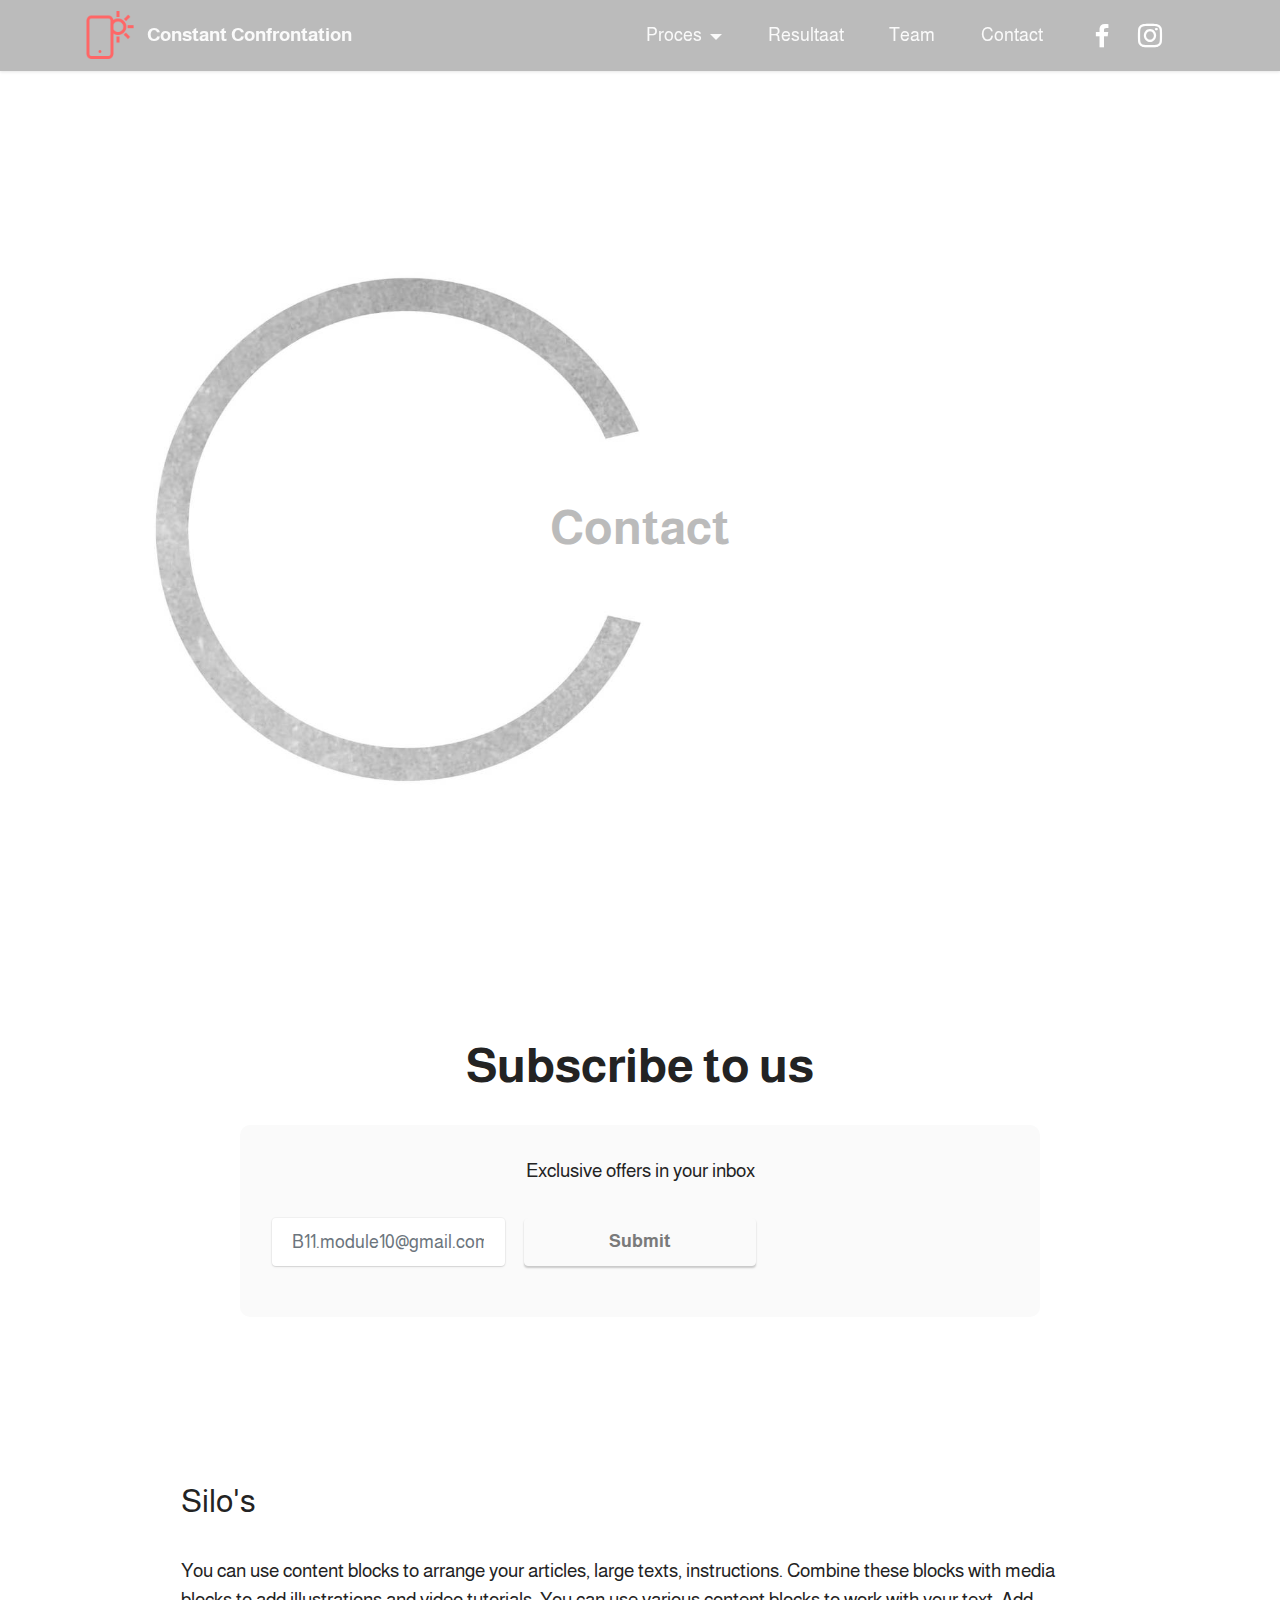
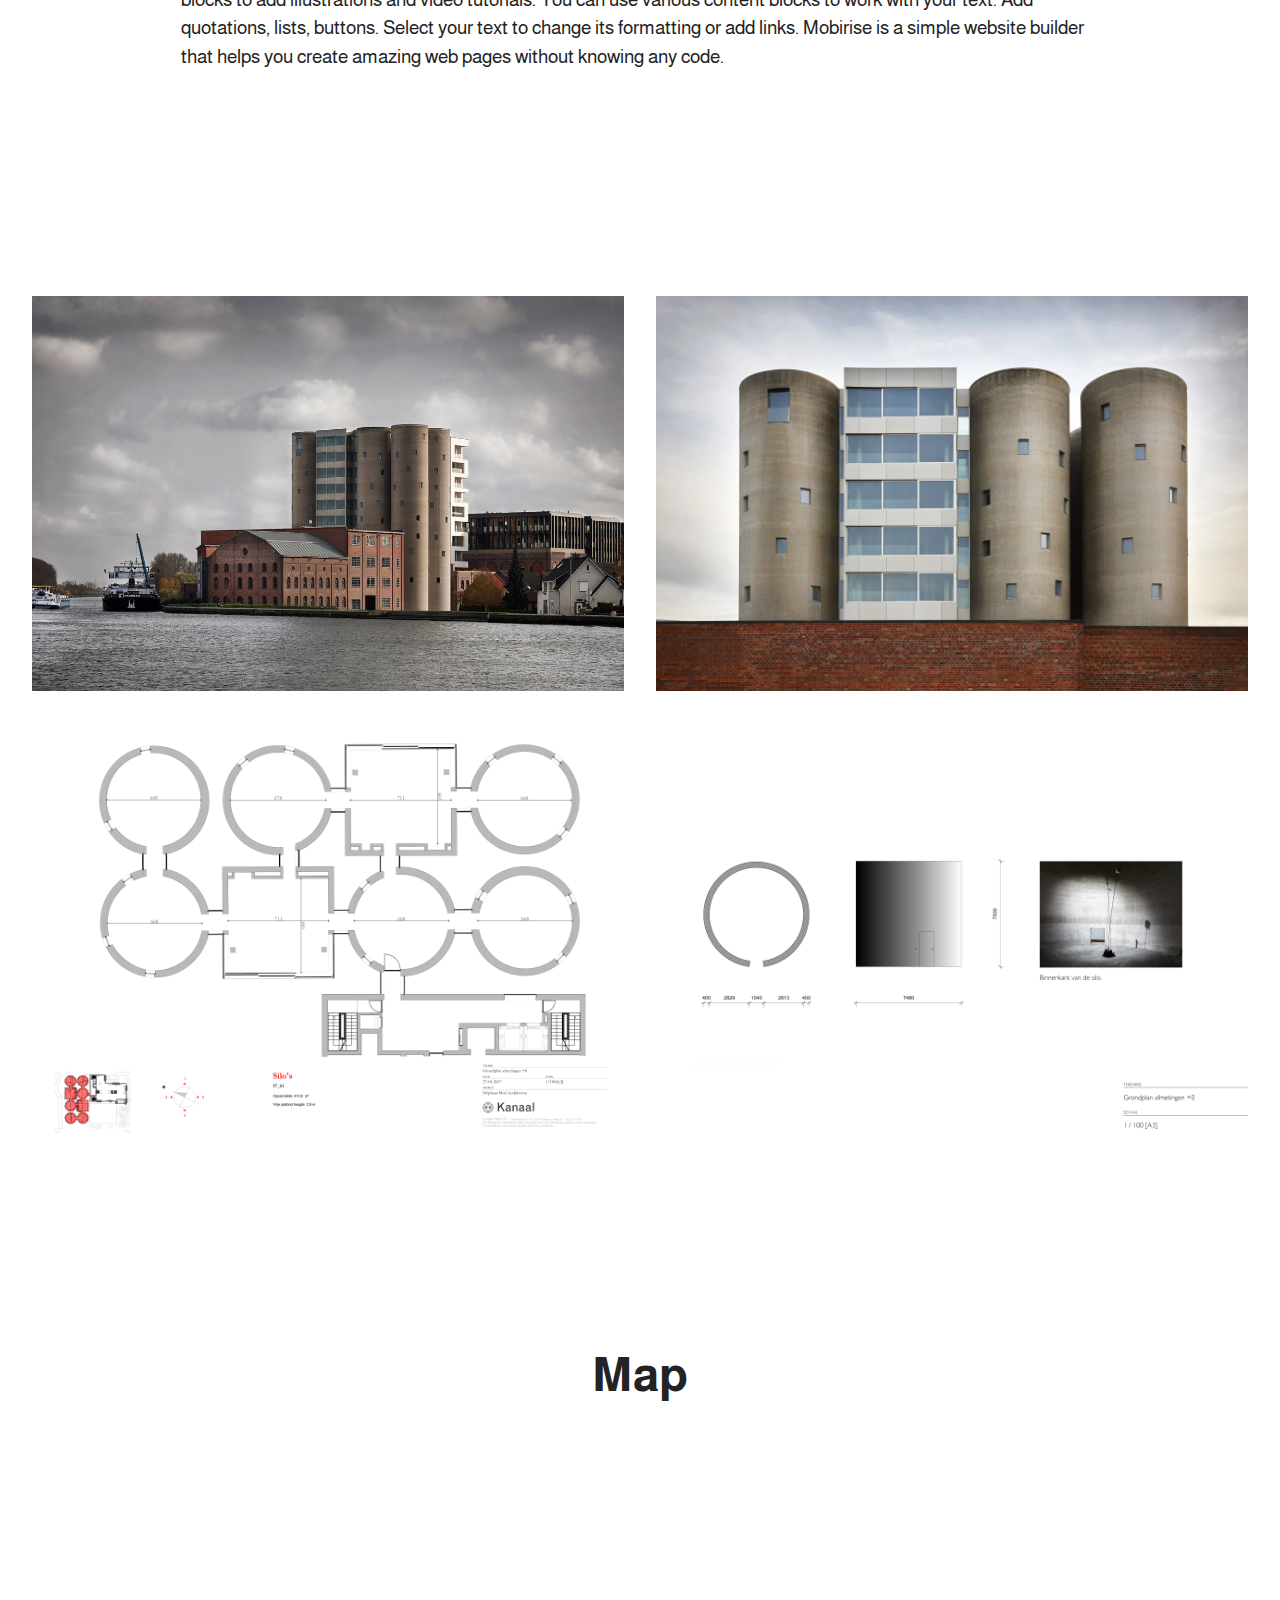
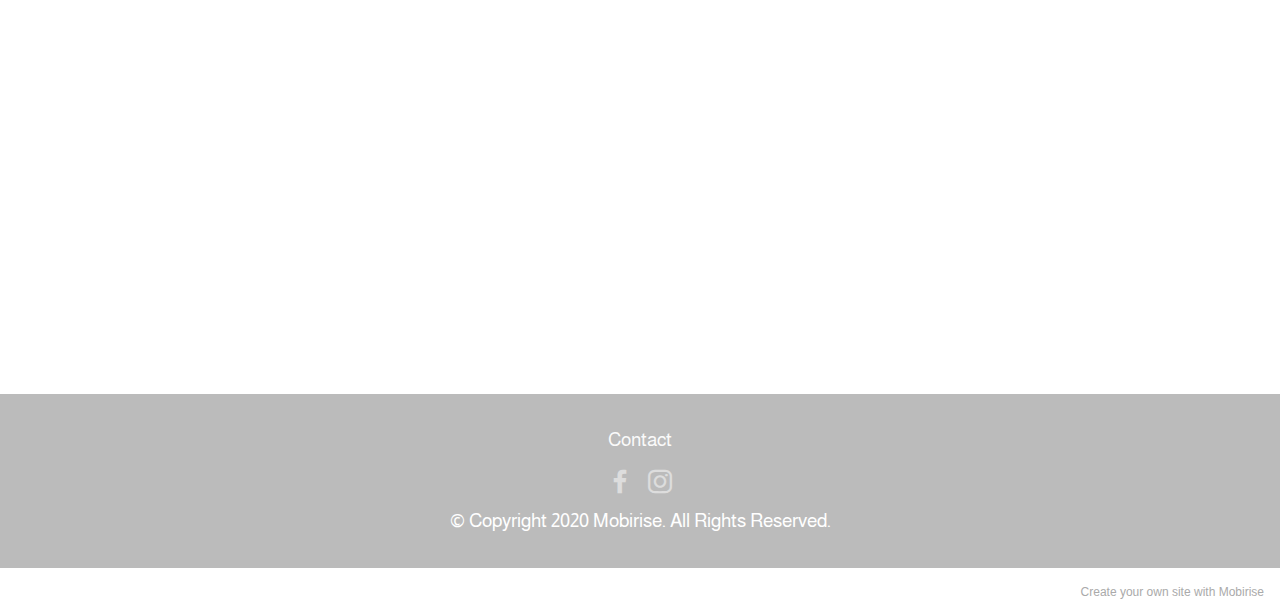
<file: page2.html>
<!DOCTYPE html>
<html  >
<head>
  <!-- Site made with Mobirise Website Builder v5.2.0, https://mobirise.com -->
  <meta charset="UTF-8">
  <meta http-equiv="X-UA-Compatible" content="IE=edge">
  <meta name="generator" content="Mobirise v5.2.0, mobirise.com">
  <meta name="viewport" content="width=device-width, initial-scale=1, minimum-scale=1">
  <link rel="shortcut icon" href="assets/images/logo.png" type="image/x-icon">
  <meta name="description" content="">
  
  
  <title>Contact</title>
  <link rel="stylesheet" href="assets/web/assets/mobirise-icons2/mobirise2.css">
  <link rel="stylesheet" href="assets/tether/tether.min.css">
  <link rel="stylesheet" href="assets/bootstrap/css/bootstrap.min.css">
  <link rel="stylesheet" href="assets/bootstrap/css/bootstrap-grid.min.css">
  <link rel="stylesheet" href="assets/bootstrap/css/bootstrap-reboot.min.css">
  <link rel="stylesheet" href="assets/formstyler/jquery.formstyler.css">
  <link rel="stylesheet" href="assets/formstyler/jquery.formstyler.theme.css">
  <link rel="stylesheet" href="assets/datepicker/jquery.datetimepicker.min.css">
  <link rel="stylesheet" href="assets/dropdown/css/style.css">
  <link rel="stylesheet" href="assets/socicon/css/styles.css">
  <link rel="stylesheet" href="assets/theme/css/style.css">
  <link rel="preload" as="style" href="assets/mobirise/css/mbr-additional.css"><link rel="stylesheet" href="assets/mobirise/css/mbr-additional.css" type="text/css">
  
  
  
  
</head>
<body>
  
  <section class="menu menu2 cid-sgTD7K5zZI" once="menu" id="menu2-a">
    
    <nav class="navbar navbar-dropdown navbar-fixed-top navbar-expand-lg">
        <div class="container">
            <div class="navbar-brand">
                <span class="navbar-logo">
                    <a href="https://mobiri.se">
                        <img src="assets/images/logo.png" alt="Mobirise" style="height: 3rem;">
                    </a>
                </span>
                <span class="navbar-caption-wrap"><a class="navbar-caption text-white display-7" href="https://mobiri.se">Constant Confrontation</a></span>
            </div>
            <button class="navbar-toggler" type="button" data-toggle="collapse" data-target="#navbarSupportedContent" aria-controls="navbarNavAltMarkup" aria-expanded="false" aria-label="Toggle navigation">
                <div class="hamburger">
                    <span></span>
                    <span></span>
                    <span></span>
                    <span></span>
                </div>
            </button>
            <div class="collapse navbar-collapse" id="navbarSupportedContent">
                <ul class="navbar-nav nav-dropdown nav-right" data-app-modern-menu="true"><li class="nav-item dropdown"><a class="nav-link link text-white dropdown-toggle display-4" href="#" aria-expanded="false" data-toggle="dropdown-submenu">Proces</a><div class="dropdown-menu"><a class="text-white dropdown-item text-primary display-4" href="page5.html" aria-expanded="false">Katern A</a><a class="text-white dropdown-item text-primary display-4" href="page6.html" aria-expanded="false">Katern B</a><a class="text-white dropdown-item text-primary display-4" href="page7.html" aria-expanded="false">Katern C</a><a class="text-white dropdown-item text-primary display-4" href="page8.html" aria-expanded="false">Katern D</a></div></li><li class="nav-item"><a class="nav-link link text-white display-4" href="page1.html">Resultaat</a></li>
                    <li class="nav-item"><a class="nav-link link text-white text-primary display-4" href="page4.html" aria-expanded="false">Team</a></li><li class="nav-item"><a class="nav-link link text-white display-4" href="page2.html">Contact</a></li></ul>
                <div class="icons-menu">
                    <a class="iconfont-wrapper" href="https://www.facebook.com/Constante-Confrontatie-103755984905448/?tn-str=k*F" target="_blank">
                        <span class="p-2 mbr-iconfont socicon-facebook socicon"></span>
                    </a>
                    <a class="iconfont-wrapper" href="https://www.instagram.com/constanteconfrontatie/">
                        <span class="p-2 mbr-iconfont socicon-instagram socicon"></span>
                    </a>
                    
                    
                </div>
                
            </div>
        </div>
    </nav>
</section>

<section class="header6 cid-shUN9IxQgz mbr-fullscreen" id="header6-1z">

    

    

    <div class="align-center container">
        <div class="row justify-content-center">
            <div class="col-12 col-lg-10">
                <h1 class="mbr-section-title mbr-fonts-style mbr-white mb-3 display-2"><strong><br></strong><strong>Contact</strong></h1>
                
                
                
            </div>
        </div>
    </div>
</section>

<section class="form9 cid-sgU3NpwQlu" id="form9-e">
    
    
    <div class="container-fluid">
        <div class="mbr-section-head">
            <h3 class="mbr-section-title mbr-fonts-style align-center mb-0 display-2">
                <strong>Subscribe to us</strong>
            </h3>
            
        </div>
        <div class="row justify-content-center mt-4">
            <div class="col-lg-8 mx-auto mbr-form" data-form-type="formoid">
                <form action="https://mobirise.eu/" method="POST" class="mbr-form form-with-styler mx-auto" data-form-title="Form Name"><input type="hidden" name="email" data-form-email="true" value="Ok79SqLCx8u4kxEQyn1948oGxpFAlTropGfjHoo1LAv/k0XBC7iHwFzuANGXdfNxb83I54n0NYITP7VXGIF8Q18pTRPO9mOjAO2RPn3y9oZXE62ADbT5DGdop5HuPCu4">
                    <div class="">
                        <div hidden="hidden" data-form-alert="" class="alert alert-success col-12">Thanks for filling out the form!</div>
                        <div hidden="hidden" data-form-alert-danger="" class="alert alert-danger col-12">Oops...! some problem!</div>
                    </div>
                    <div class="dragArea row">
                        <div class="col-lg-12">
                            <p class="mbr-text mbr-fonts-style align-center mb-4 display-7"> Exclusive offers in your inbox</p>
                        </div>
                        
                        <div data-for="email" class="col-lg-4 col-md-12 col-sm-12 form-group">
                            <input type="email" name="email" placeholder="B11.module10@gmail.com" data-form-field="email" class="form-control" value="" id="email-form9-e">
                        </div>
                        <div class="col-lg-4 col-md-12 col-sm-12 mbr-section-btn align-center"><button type="submit" class="btn btn-white display-4">Submit</button></div>
                    </div>
                </form>
            </div>
        </div>
    </div>
</section>

<section class="content5 cid-sgTBXro59P" id="content5-6">
    
    <div class="container">
        <div class="row justify-content-center">
            <div class="col-md-12 col-lg-10">
                
                <h4 class="mbr-section-subtitle mbr-fonts-style mb-4 display-5">Silo's</h4>
                <p class="mbr-text mbr-fonts-style display-7">
                    You can use content blocks to arrange your articles, large texts, instructions. Combine these blocks with media blocks to add illustrations and video tutorials. You can use various content blocks to work with your text. Add quotations, lists, buttons. Select your text to change its formatting or add links. Mobirise is a simple website builder that helps you create amazing web pages without knowing any code.</p>
            </div>
        </div>
    </div>
</section>

<section class="gallery6 mbr-gallery cid-shxnud39OE" id="gallery6-1n">
    

    

    <div class="container-fluid">
        
        <div class="row mbr-gallery mt-4">
            <div class="col-12 col-md-6 col-lg-6 item gallery-image">
                <div class="item-wrapper" data-toggle="modal" data-target="#shUQY20msr-modal">
                    <img class="w-100" src="assets/images/foto-15-1344x756.jpg" alt="" data-slide-to="0" data-target="#lb-shUQY20msr">
                    <div class="icon-wrapper">
                        <span class="mobi-mbri mobi-mbri-search mbr-iconfont mbr-iconfont-btn"></span>
                    </div>
                </div>
                
            </div>
            <div class="col-12 col-md-6 col-lg-6 item gallery-image">
                <div class="item-wrapper" data-toggle="modal" data-target="#shUQY20msr-modal">
                    <img class="w-100" src="assets/images/foto-14-1200x800.jpg" alt="" data-slide-to="1" data-target="#lb-shUQY20msr">
                    <div class="icon-wrapper">
                        <span class="mobi-mbri mobi-mbri-search mbr-iconfont mbr-iconfont-btn"></span>
                    </div>
                </div>
                
            </div>
            <div class="col-12 col-md-6 col-lg-6 item gallery-image">
                <div class="item-wrapper" data-toggle="modal" data-target="#shUQY20msr-modal">
                    <img class="w-100" src="assets/images/plan-1-1280x904.png" alt="" data-slide-to="2" data-target="#lb-shUQY20msr">
                    <div class="icon-wrapper">
                        <span class="mobi-mbri mobi-mbri-search mbr-iconfont mbr-iconfont-btn"></span>
                    </div>
                </div>
                
            </div>
            <div class="col-12 col-md-6 col-lg-6 item gallery-image">
                <div class="item-wrapper" data-toggle="modal" data-target="#shUQY20msr-modal">
                    <img class="w-100" src="assets/images/plan-4-1280x904.png" alt="" data-slide-to="3" data-target="#lb-shUQY20msr">
                    <div class="icon-wrapper">
                        <span class="mobi-mbri mobi-mbri-search mbr-iconfont mbr-iconfont-btn"></span>
                    </div>
                </div>
                
            </div>
        </div>

        <div class="modal mbr-slider" tabindex="-1" role="dialog" aria-hidden="true" id="shUQY20msr-modal">
            <div class="modal-dialog" role="document">
                <div class="modal-content">
                    <div class="modal-body">
                        <div class="carousel slide" id="lb-shUQY20msr" data-interval="5000">
                            <div class="carousel-inner">
                                <div class="carousel-item active">
                                    <img class="d-block w-100" src="assets/images/foto-15-1344x756.jpg" alt="">
                                </div>
                                <div class="carousel-item">
                                    <img class="d-block w-100" src="assets/images/foto-14-1200x800.jpg" alt="">
                                </div>
                                <div class="carousel-item">
                                    <img class="d-block w-100" src="assets/images/plan-1-1280x904.png" alt="">
                                </div>
                                <div class="carousel-item">
                                    <img class="d-block w-100" src="assets/images/plan-4-1280x904.png" alt="">
                                </div>
                            </div>
                            <ol class="carousel-indicators">
                                <li data-slide-to="0" class="active" data-target="#lb-shUQY20msr"></li>
                                <li data-slide-to="1" data-target="#lb-shUQY20msr"></li>
                                <li data-slide-to="2" data-target="#lb-shUQY20msr"></li>
                                <li data-slide-to="3" data-target="#lb-shUQY20msr"></li>
                            </ol>
                            <a role="button" href="" class="close" data-dismiss="modal" aria-label="Close">
                            </a>
                            <a class="carousel-control-prev carousel-control" role="button" data-slide="prev" href="#lb-shUQY20msr">
                                <span class="mobi-mbri mobi-mbri-arrow-prev" aria-hidden="true"></span>
                                <span class="sr-only">Previous</span>
                            </a>
                            <a class="carousel-control-next carousel-control" role="button" data-slide="next" href="#lb-shUQY20msr">
                                <span class="mobi-mbri mobi-mbri-arrow-next" aria-hidden="true"></span>
                                <span class="sr-only">Next</span>
                            </a>
                        </div>
                    </div>
                </div>
            </div>
        </div>
    </div>
</section>

<section class="map1 cid-sgTBTGbYlJ" id="map1-5">
    
    
    <div class="container">
        <div class="mbr-section-head mb-4">
            <h3 class="mbr-section-title mbr-fonts-style align-center mb-0 display-2">
                <strong>Map</strong>
            </h3>
            
        </div>
        <div class="google-map"><iframe frameborder="0" style="border:0" src="https://www.google.com/maps/embed/v1/place?key=AIzaSyCZI5F_k6S1k46ujh0SNrapM89f7mJxd30&amp;q=iframe" allowfullscreen=""></iframe></div>
    </div>
</section>

<section class="footer3 cid-shlRQKzW8U" once="footers" id="footer3-n">

    

    

    <div class="container">
        <div class="media-container-row align-center mbr-white">
            <div class="row row-links">
                <ul class="foot-menu">
                    
                    
                    
                    
                    
                <li class="foot-menu-item mbr-fonts-style display-7"><a href="page2.html" class="text-white">Contact</a></li></ul>
            </div>
            <div class="row social-row">
                <div class="social-list align-right pb-2">
                    
                    
                    
                    
                    
                    
                <div class="soc-item">
                        <a href="https://www.facebook.com/Constante-Confrontatie-103755984905448/?tn-str=k*F" target="_blank">
                            <span class="mbr-iconfont mbr-iconfont-social socicon-facebook socicon"></span>
                        </a>
                    </div><div class="soc-item">
                        <a href="https://www.instagram.com/constanteconfrontatie/" target="_blank">
                            <span class="mbr-iconfont mbr-iconfont-social socicon-instagram socicon"></span>
                        </a>
                    </div></div>
            </div>
            <div class="row row-copirayt">
                <p class="mbr-text mb-0 mbr-fonts-style mbr-white align-center display-7">
                    © Copyright 2020 Mobirise. All Rights Reserved.
                </p>
            </div>
        </div>
    </div>
</section><section style="background-color: #fff; font-family: -apple-system, BlinkMacSystemFont, 'Segoe UI', 'Roboto', 'Helvetica Neue', Arial, sans-serif; color:#aaa; font-size:12px; padding: 0; align-items: center; display: flex;"><a href="https://mobirise.site/k" style="flex: 1 1; height: 3rem; padding-left: 1rem;"></a><p style="flex: 0 0 auto; margin:0; padding-right:1rem;">Create your own <a href="https://mobirise.site/y" style="color:#aaa;">site</a> with Mobirise</p></section><script src="assets/web/assets/jquery/jquery.min.js"></script>  <script src="assets/popper/popper.min.js"></script>  <script src="assets/tether/tether.min.js"></script>  <script src="assets/bootstrap/js/bootstrap.min.js"></script>  <script src="assets/smoothscroll/smooth-scroll.js"></script>  <script src="assets/formstyler/jquery.formstyler.js"></script>  <script src="assets/formstyler/jquery.formstyler.min.js"></script>  <script src="assets/datepicker/jquery.datetimepicker.full.js"></script>  <script src="assets/dropdown/js/nav-dropdown.js"></script>  <script src="assets/dropdown/js/navbar-dropdown.js"></script>  <script src="assets/touchswipe/jquery.touch-swipe.min.js"></script>  <script src="assets/theme/js/script.js"></script>  <script src="assets/formoid/formoid.min.js"></script>  
  
  
</body>
</html>
</file>
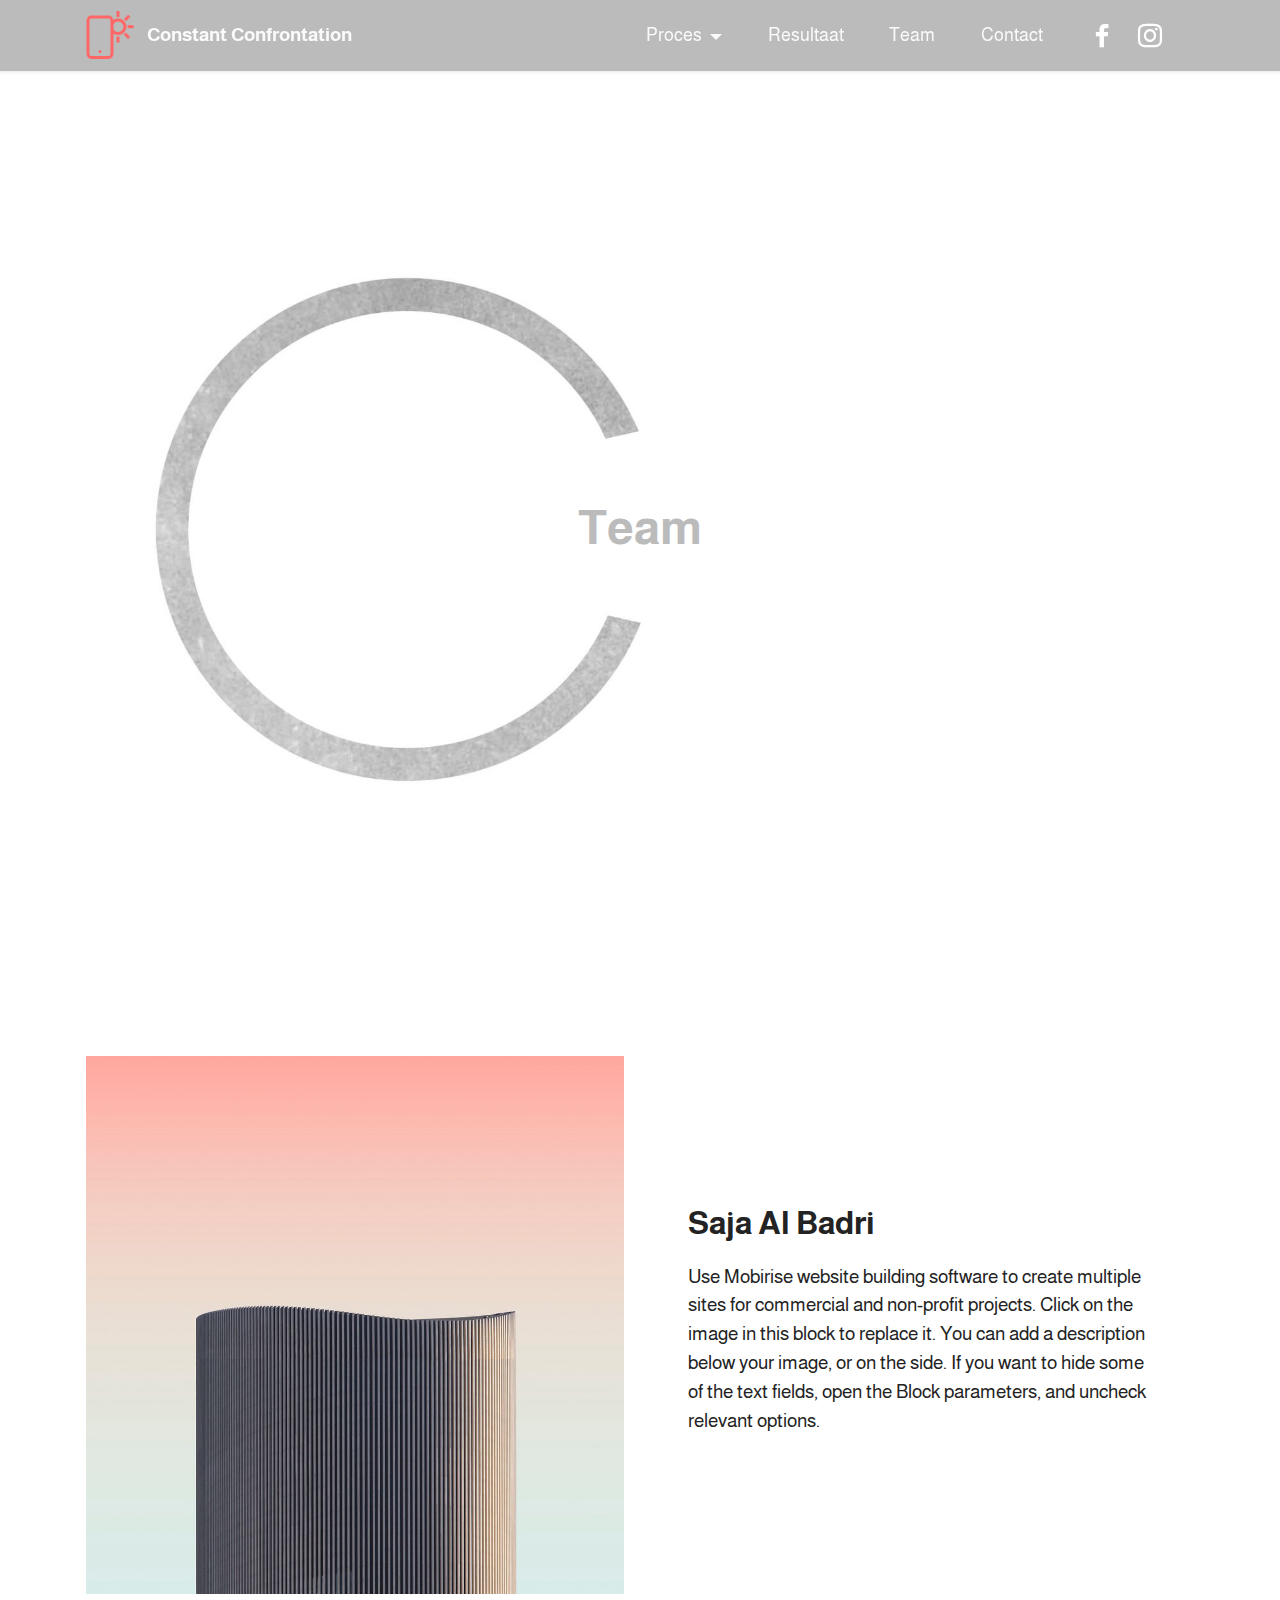
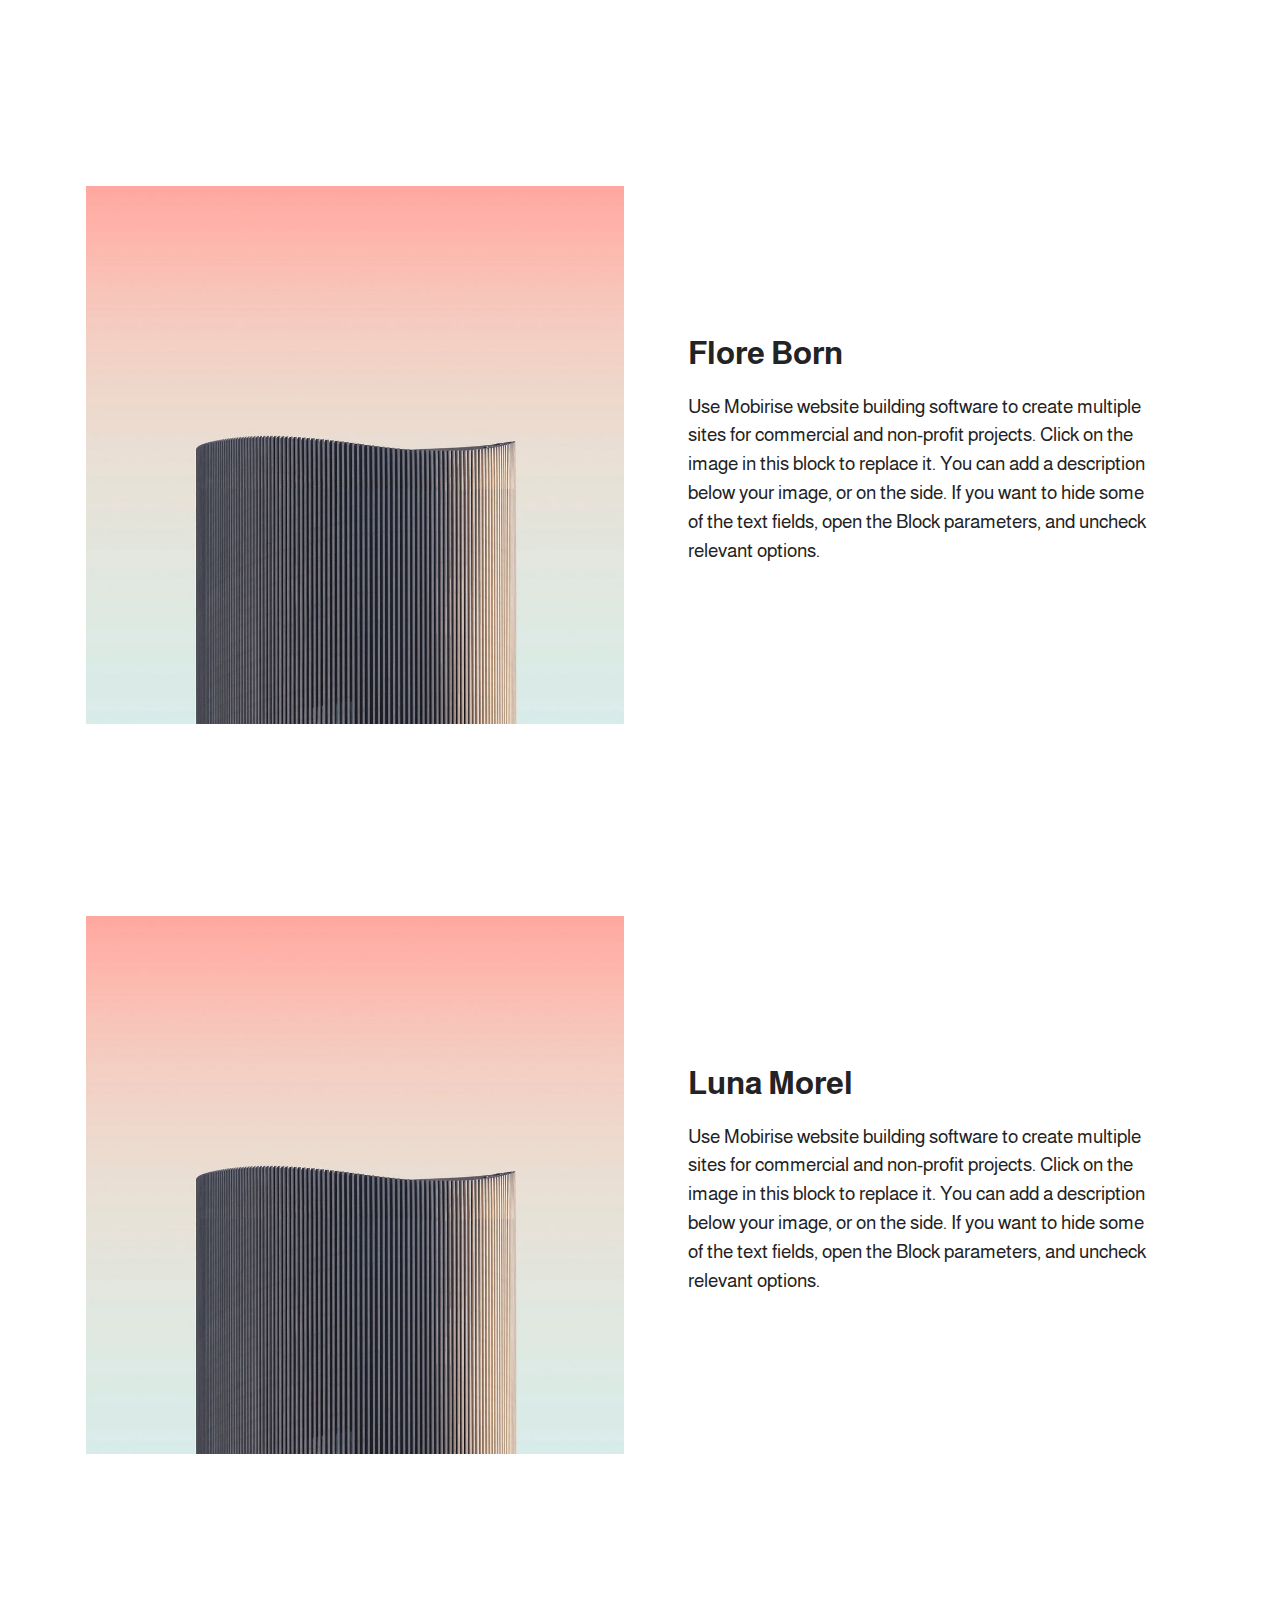
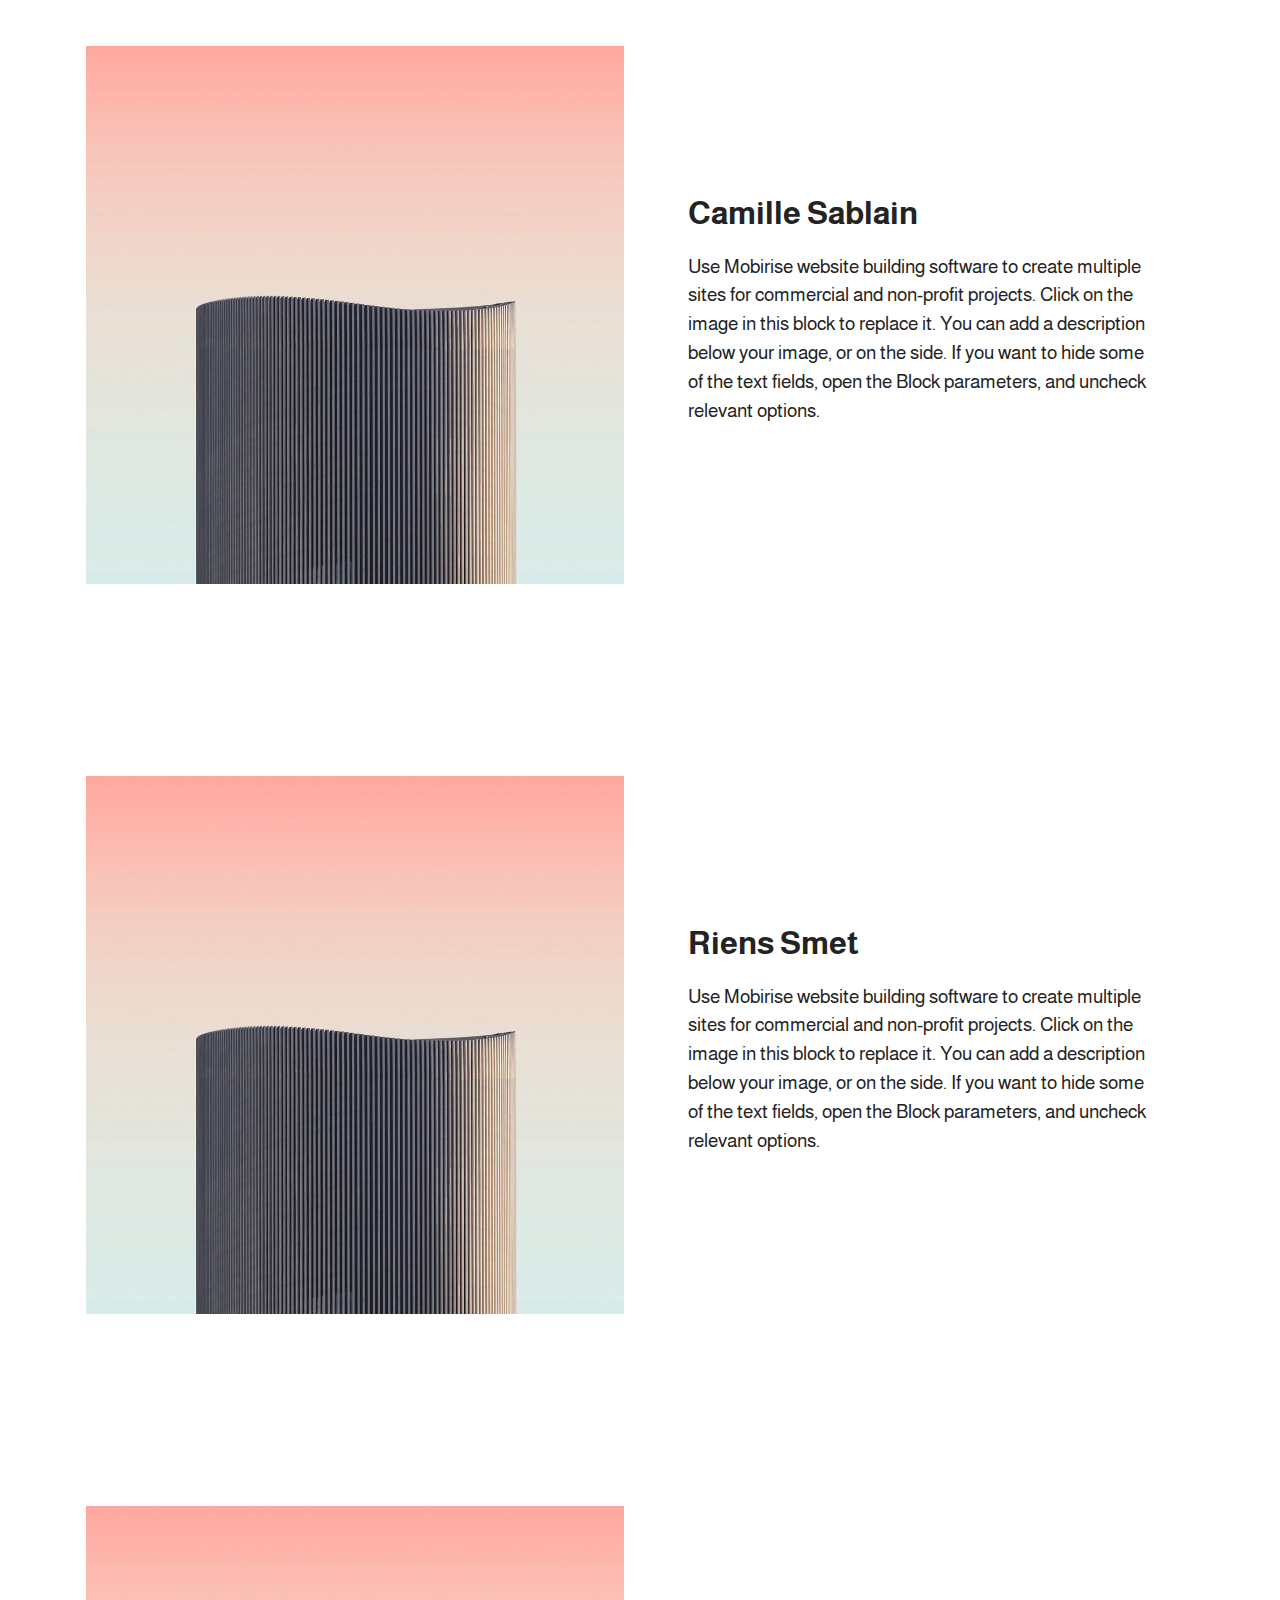
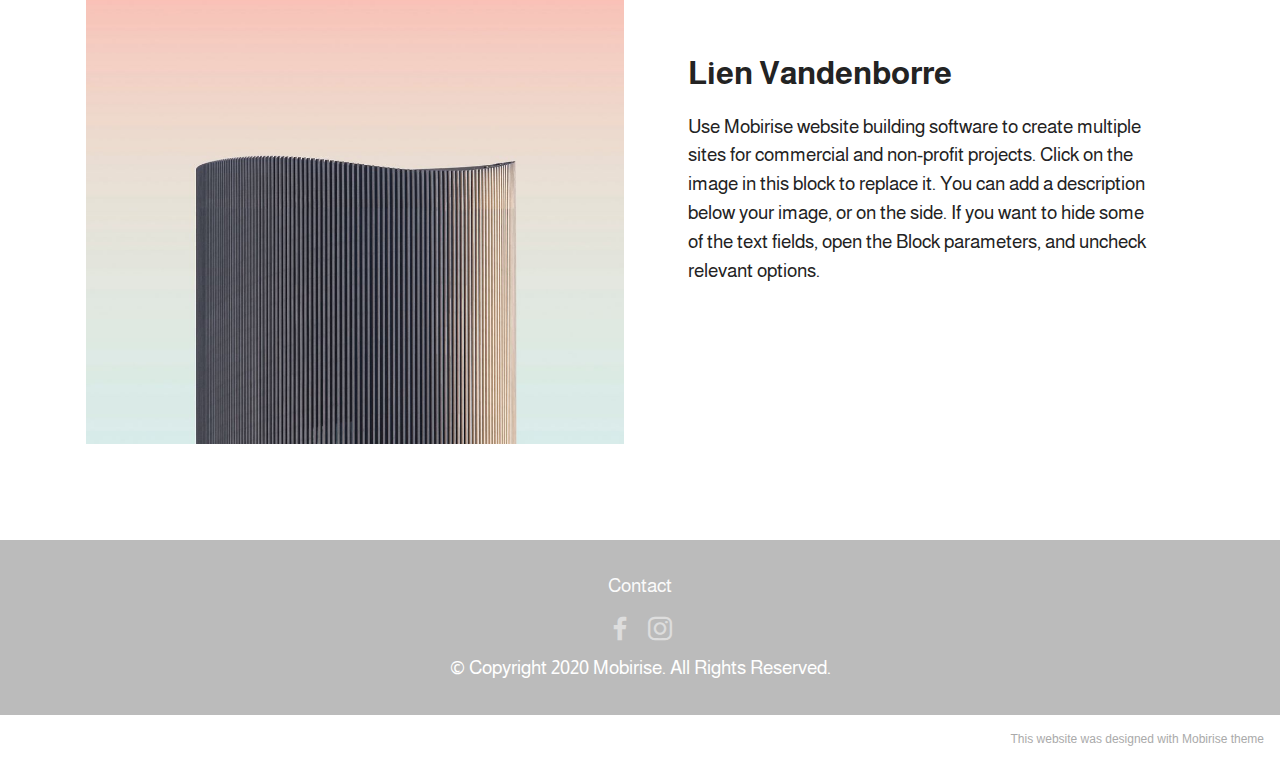
<file: page4.html>
<!DOCTYPE html>
<html  >
<head>
  <!-- Site made with Mobirise Website Builder v5.2.0, https://mobirise.com -->
  <meta charset="UTF-8">
  <meta http-equiv="X-UA-Compatible" content="IE=edge">
  <meta name="generator" content="Mobirise v5.2.0, mobirise.com">
  <meta name="viewport" content="width=device-width, initial-scale=1, minimum-scale=1">
  <link rel="shortcut icon" href="assets/images/logo.png" type="image/x-icon">
  <meta name="description" content="">
  
  
  <title>Team</title>
  <link rel="stylesheet" href="assets/tether/tether.min.css">
  <link rel="stylesheet" href="assets/bootstrap/css/bootstrap.min.css">
  <link rel="stylesheet" href="assets/bootstrap/css/bootstrap-grid.min.css">
  <link rel="stylesheet" href="assets/bootstrap/css/bootstrap-reboot.min.css">
  <link rel="stylesheet" href="assets/dropdown/css/style.css">
  <link rel="stylesheet" href="assets/socicon/css/styles.css">
  <link rel="stylesheet" href="assets/theme/css/style.css">
  <link rel="preload" as="style" href="assets/mobirise/css/mbr-additional.css"><link rel="stylesheet" href="assets/mobirise/css/mbr-additional.css" type="text/css">
  
  
  
  
</head>
<body>
  
  <section class="menu menu2 cid-sgTD7K5zZI" once="menu" id="menu2-f">
    
    <nav class="navbar navbar-dropdown navbar-fixed-top navbar-expand-lg">
        <div class="container">
            <div class="navbar-brand">
                <span class="navbar-logo">
                    <a href="https://mobiri.se">
                        <img src="assets/images/logo.png" alt="Mobirise" style="height: 3rem;">
                    </a>
                </span>
                <span class="navbar-caption-wrap"><a class="navbar-caption text-white display-7" href="https://mobiri.se">Constant Confrontation</a></span>
            </div>
            <button class="navbar-toggler" type="button" data-toggle="collapse" data-target="#navbarSupportedContent" aria-controls="navbarNavAltMarkup" aria-expanded="false" aria-label="Toggle navigation">
                <div class="hamburger">
                    <span></span>
                    <span></span>
                    <span></span>
                    <span></span>
                </div>
            </button>
            <div class="collapse navbar-collapse" id="navbarSupportedContent">
                <ul class="navbar-nav nav-dropdown nav-right" data-app-modern-menu="true"><li class="nav-item dropdown"><a class="nav-link link text-white dropdown-toggle display-4" href="#" aria-expanded="false" data-toggle="dropdown-submenu">Proces</a><div class="dropdown-menu"><a class="text-white dropdown-item text-primary display-4" href="page5.html" aria-expanded="false">Katern A</a><a class="text-white dropdown-item text-primary display-4" href="page6.html" aria-expanded="false">Katern B</a><a class="text-white dropdown-item text-primary display-4" href="page7.html" aria-expanded="false">Katern C</a><a class="text-white dropdown-item text-primary display-4" href="page8.html" aria-expanded="false">Katern D</a></div></li><li class="nav-item"><a class="nav-link link text-white display-4" href="page1.html">Resultaat</a></li>
                    <li class="nav-item"><a class="nav-link link text-white text-primary display-4" href="page4.html" aria-expanded="false">Team</a></li><li class="nav-item"><a class="nav-link link text-white display-4" href="page2.html">Contact</a></li></ul>
                <div class="icons-menu">
                    <a class="iconfont-wrapper" href="https://www.facebook.com/Constante-Confrontatie-103755984905448/?tn-str=k*F" target="_blank">
                        <span class="p-2 mbr-iconfont socicon-facebook socicon"></span>
                    </a>
                    <a class="iconfont-wrapper" href="https://www.instagram.com/constanteconfrontatie/">
                        <span class="p-2 mbr-iconfont socicon-instagram socicon"></span>
                    </a>
                    
                    
                </div>
                
            </div>
        </div>
    </nav>
</section>

<section class="header6 cid-shUMDBc8b3 mbr-fullscreen" id="header6-1w">

    

    

    <div class="align-center container">
        <div class="row justify-content-center">
            <div class="col-12 col-lg-10">
                <h1 class="mbr-section-title mbr-fonts-style mbr-white mb-3 display-2"><strong><br></strong><strong>Team</strong></h1>
                
                
                
            </div>
        </div>
    </div>
</section>

<section class="image1 cid-shmVPmlRRX" id="image1-o">
    

    

    <div class="container">
        <div class="row align-items-center">
            <div class="col-12 col-lg-6">
                <div class="image-wrapper">
                    <img src="assets/images/4.jpg" alt="Mobirise">
                    
                </div>
            </div>
            <div class="col-12 col-lg">
                <div class="text-wrapper">
                    <h3 class="mbr-section-title mbr-fonts-style mb-3 display-5">
                        <strong>Saja Al Badri</strong></h3>
                    <p class="mbr-text mbr-fonts-style display-7">
                        Use Mobirise website building software to create multiple sites for commercial and non-profit projects. Click on the image in this block to replace it. You can add a description below your image, or on the side. If you want to hide some of the text fields, open the Block parameters, and uncheck relevant options.</p>
                </div>
            </div>
        </div>
    </div>
</section>

<section class="image1 cid-shmW9bTZ0u" id="image1-q">
    

    

    <div class="container">
        <div class="row align-items-center">
            <div class="col-12 col-lg-6">
                <div class="image-wrapper">
                    <img src="assets/images/4.jpg" alt="Mobirise">
                    
                </div>
            </div>
            <div class="col-12 col-lg">
                <div class="text-wrapper">
                    <h3 class="mbr-section-title mbr-fonts-style mb-3 display-5">
                        <strong>Flore Born</strong></h3>
                    <p class="mbr-text mbr-fonts-style display-7">
                        Use Mobirise website building software to create multiple sites for commercial and non-profit projects. Click on the image in this block to replace it. You can add a description below your image, or on the side. If you want to hide some of the text fields, open the Block parameters, and uncheck relevant options.</p>
                </div>
            </div>
        </div>
    </div>
</section>

<section class="image1 cid-shmW9COjHm" id="image1-r">
    

    

    <div class="container">
        <div class="row align-items-center">
            <div class="col-12 col-lg-6">
                <div class="image-wrapper">
                    <img src="assets/images/4.jpg" alt="Mobirise">
                    
                </div>
            </div>
            <div class="col-12 col-lg">
                <div class="text-wrapper">
                    <h3 class="mbr-section-title mbr-fonts-style mb-3 display-5">
                        <strong>Luna Morel</strong></h3>
                    <p class="mbr-text mbr-fonts-style display-7">
                        Use Mobirise website building software to create multiple sites for commercial and non-profit projects. Click on the image in this block to replace it. You can add a description below your image, or on the side. If you want to hide some of the text fields, open the Block parameters, and uncheck relevant options.</p>
                </div>
            </div>
        </div>
    </div>
</section>

<section class="image1 cid-shmWa4j85F" id="image1-s">
    

    

    <div class="container">
        <div class="row align-items-center">
            <div class="col-12 col-lg-6">
                <div class="image-wrapper">
                    <img src="assets/images/4.jpg" alt="Mobirise">
                    
                </div>
            </div>
            <div class="col-12 col-lg">
                <div class="text-wrapper">
                    <h3 class="mbr-section-title mbr-fonts-style mb-3 display-5">
                        <strong>Camille Sablain</strong></h3>
                    <p class="mbr-text mbr-fonts-style display-7">
                        Use Mobirise website building software to create multiple sites for commercial and non-profit projects. Click on the image in this block to replace it. You can add a description below your image, or on the side. If you want to hide some of the text fields, open the Block parameters, and uncheck relevant options.</p>
                </div>
            </div>
        </div>
    </div>
</section>

<section class="image1 cid-shmWbvA3kc" id="image1-t">
    

    

    <div class="container">
        <div class="row align-items-center">
            <div class="col-12 col-lg-6">
                <div class="image-wrapper">
                    <img src="assets/images/4.jpg" alt="Mobirise">
                    
                </div>
            </div>
            <div class="col-12 col-lg">
                <div class="text-wrapper">
                    <h3 class="mbr-section-title mbr-fonts-style mb-3 display-5">
                        <strong>Riens Smet</strong></h3>
                    <p class="mbr-text mbr-fonts-style display-7">
                        Use Mobirise website building software to create multiple sites for commercial and non-profit projects. Click on the image in this block to replace it. You can add a description below your image, or on the side. If you want to hide some of the text fields, open the Block parameters, and uncheck relevant options.</p>
                </div>
            </div>
        </div>
    </div>
</section>

<section class="image1 cid-shmWbWTpuf" id="image1-u">
    

    

    <div class="container">
        <div class="row align-items-center">
            <div class="col-12 col-lg-6">
                <div class="image-wrapper">
                    <img src="assets/images/4.jpg" alt="Mobirise">
                    
                </div>
            </div>
            <div class="col-12 col-lg">
                <div class="text-wrapper">
                    <h3 class="mbr-section-title mbr-fonts-style mb-3 display-5">
                        <strong>Lien Vandenborre</strong></h3>
                    <p class="mbr-text mbr-fonts-style display-7">
                        Use Mobirise website building software to create multiple sites for commercial and non-profit projects. Click on the image in this block to replace it. You can add a description below your image, or on the side. If you want to hide some of the text fields, open the Block parameters, and uncheck relevant options.</p>
                </div>
            </div>
        </div>
    </div>
</section>

<section class="footer3 cid-shlRQKzW8U" once="footers" id="footer3-n">

    

    

    <div class="container">
        <div class="media-container-row align-center mbr-white">
            <div class="row row-links">
                <ul class="foot-menu">
                    
                    
                    
                    
                    
                <li class="foot-menu-item mbr-fonts-style display-7"><a href="page2.html" class="text-white">Contact</a></li></ul>
            </div>
            <div class="row social-row">
                <div class="social-list align-right pb-2">
                    
                    
                    
                    
                    
                    
                <div class="soc-item">
                        <a href="https://www.facebook.com/Constante-Confrontatie-103755984905448/?tn-str=k*F" target="_blank">
                            <span class="mbr-iconfont mbr-iconfont-social socicon-facebook socicon"></span>
                        </a>
                    </div><div class="soc-item">
                        <a href="https://www.instagram.com/constanteconfrontatie/" target="_blank">
                            <span class="mbr-iconfont mbr-iconfont-social socicon-instagram socicon"></span>
                        </a>
                    </div></div>
            </div>
            <div class="row row-copirayt">
                <p class="mbr-text mb-0 mbr-fonts-style mbr-white align-center display-7">
                    © Copyright 2020 Mobirise. All Rights Reserved.
                </p>
            </div>
        </div>
    </div>
</section><section style="background-color: #fff; font-family: -apple-system, BlinkMacSystemFont, 'Segoe UI', 'Roboto', 'Helvetica Neue', Arial, sans-serif; color:#aaa; font-size:12px; padding: 0; align-items: center; display: flex;"><a href="https://mobirise.site/x" style="flex: 1 1; height: 3rem; padding-left: 1rem;"></a><p style="flex: 0 0 auto; margin:0; padding-right:1rem;"><a href="https://mobirise.site/r" style="color:#aaa;">This website</a> was designed with Mobirise theme</p></section><script src="assets/web/assets/jquery/jquery.min.js"></script>  <script src="assets/popper/popper.min.js"></script>  <script src="assets/tether/tether.min.js"></script>  <script src="assets/bootstrap/js/bootstrap.min.js"></script>  <script src="assets/smoothscroll/smooth-scroll.js"></script>  <script src="assets/dropdown/js/nav-dropdown.js"></script>  <script src="assets/dropdown/js/navbar-dropdown.js"></script>  <script src="assets/touchswipe/jquery.touch-swipe.min.js"></script>  <script src="assets/theme/js/script.js"></script>  
  
  
</body>
</html>
</file>
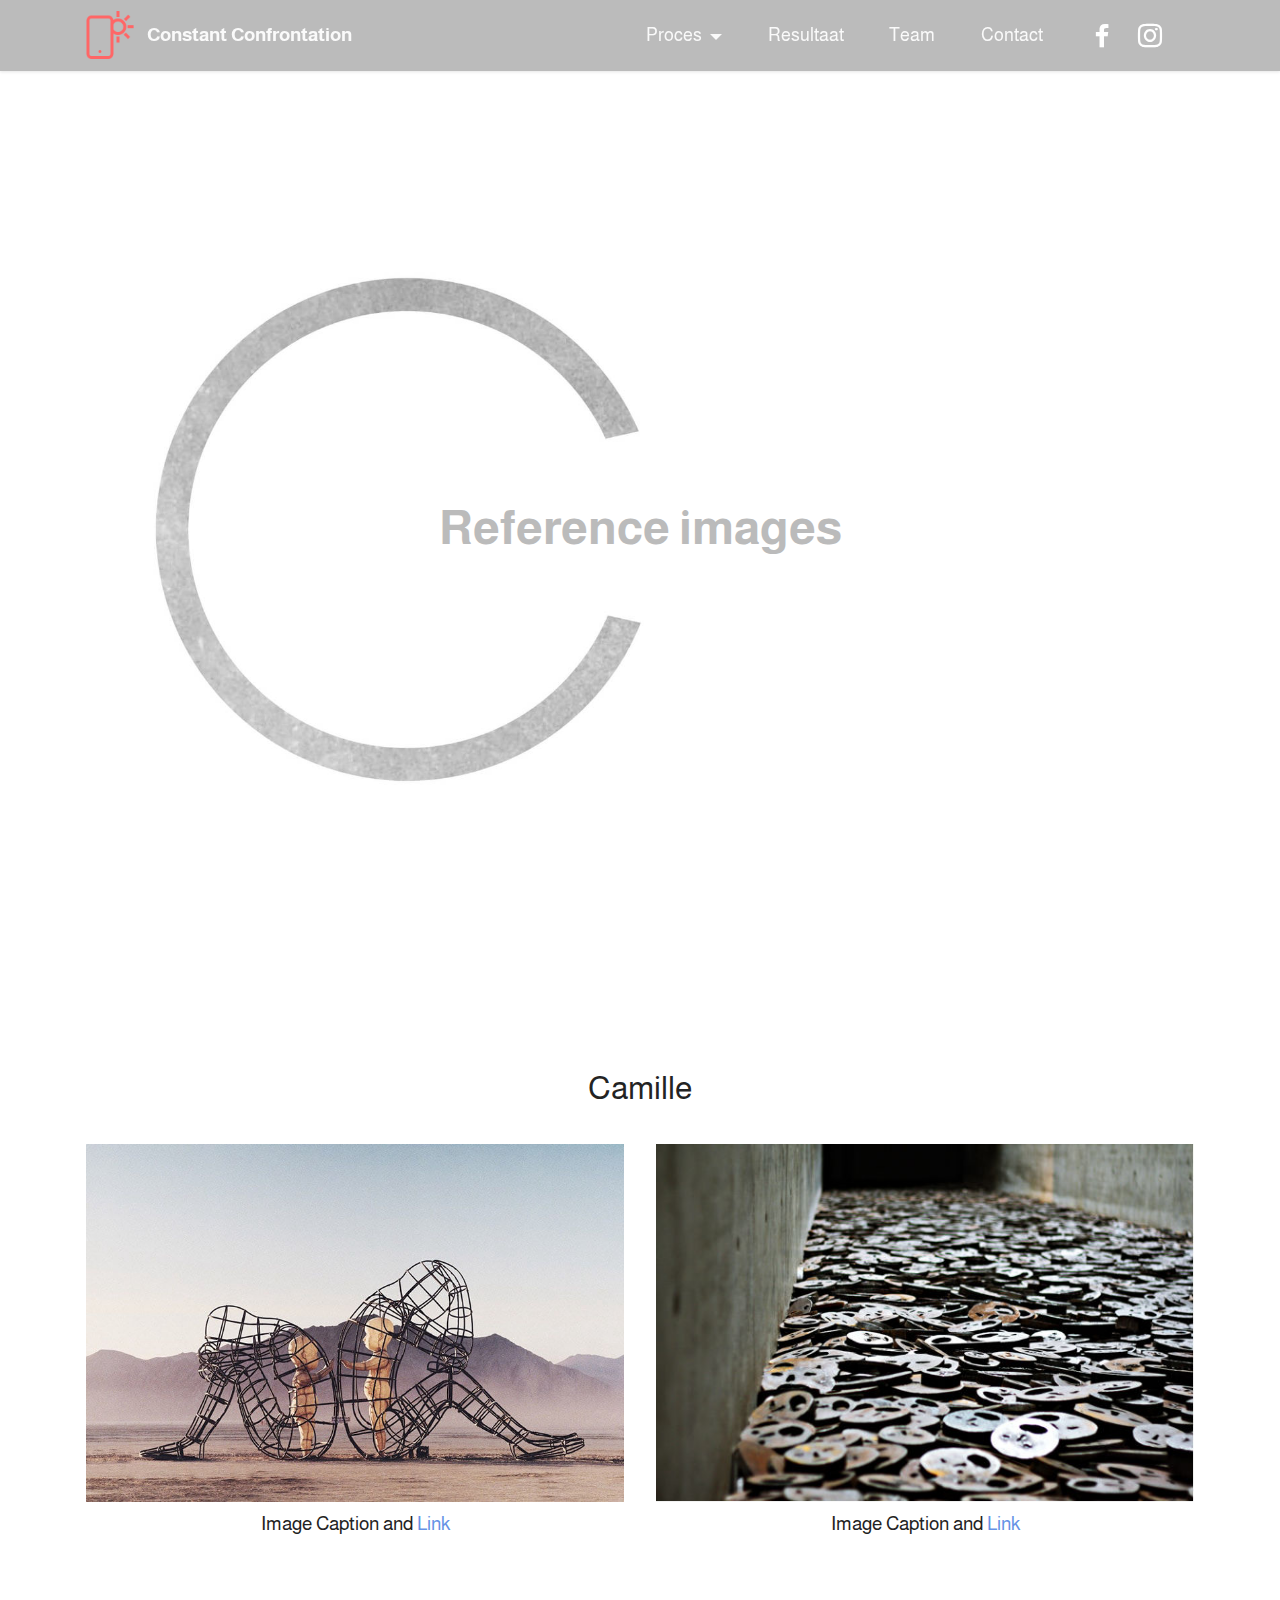
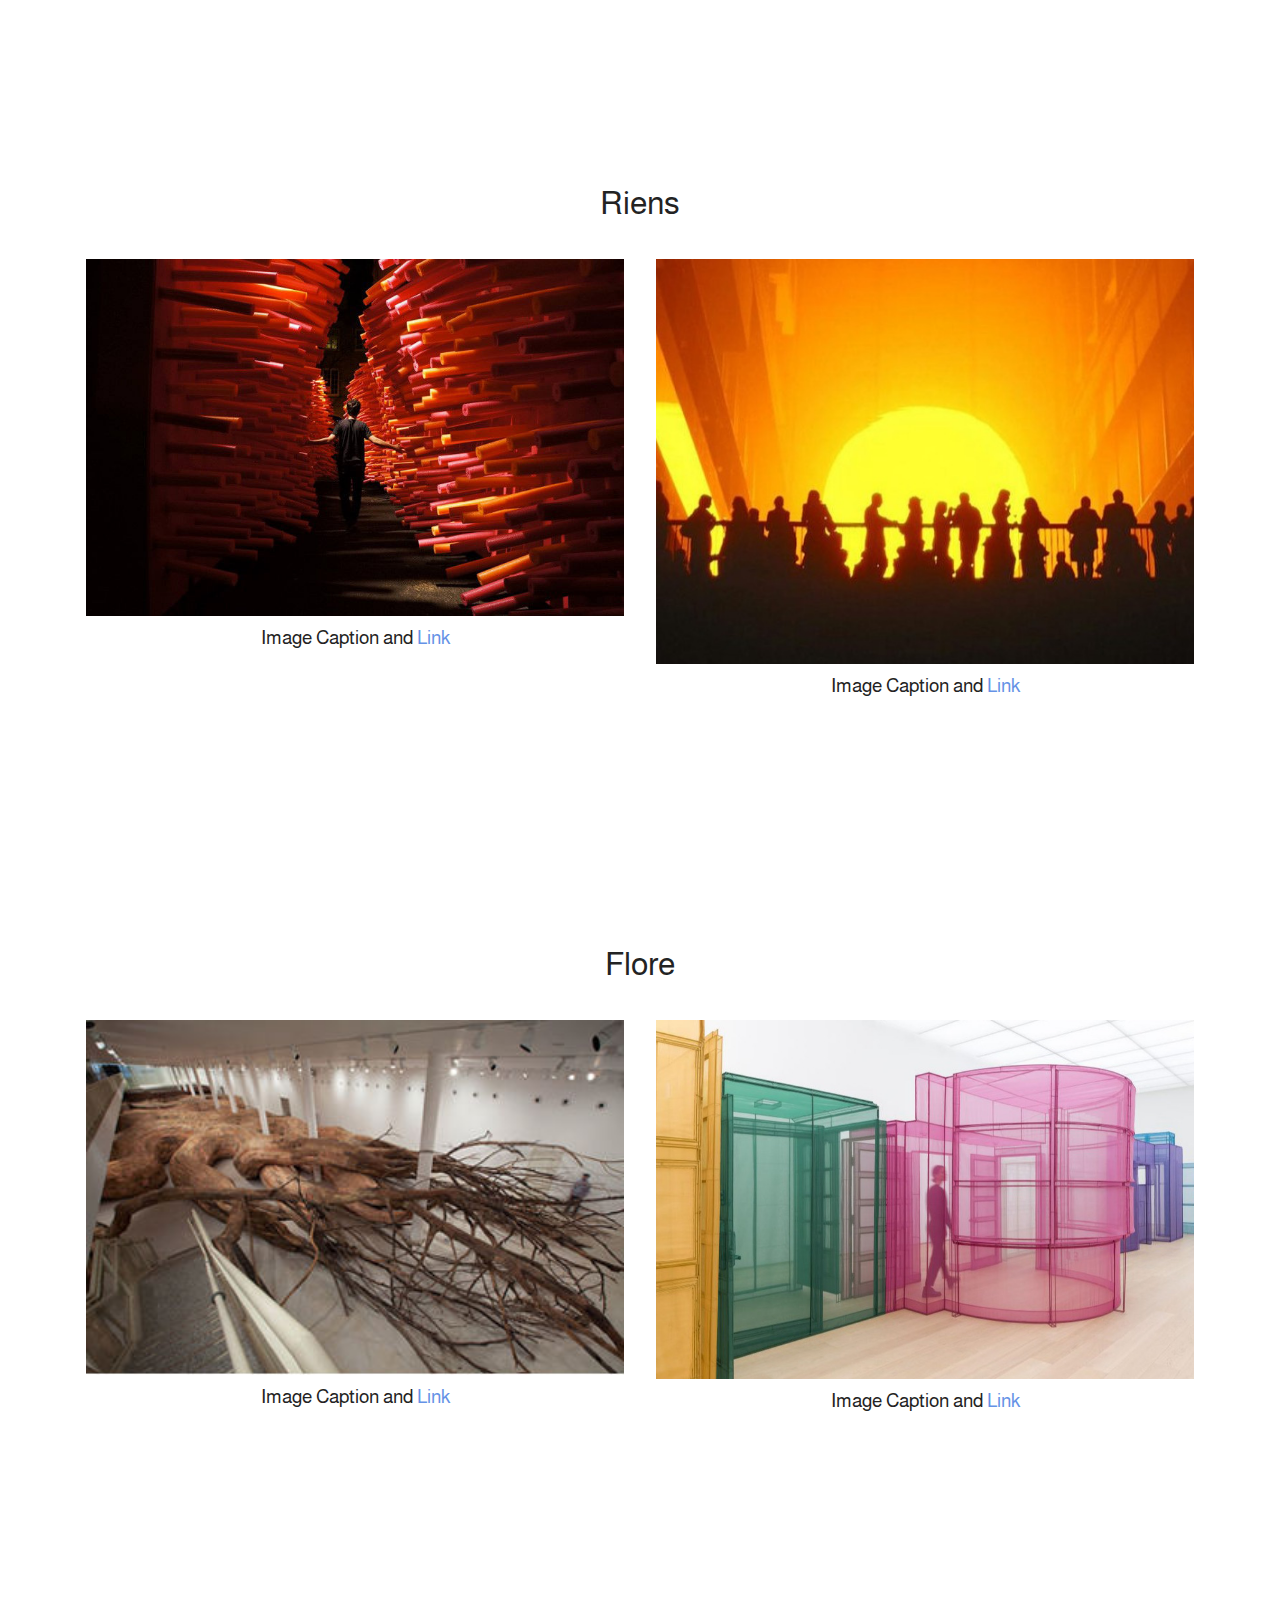
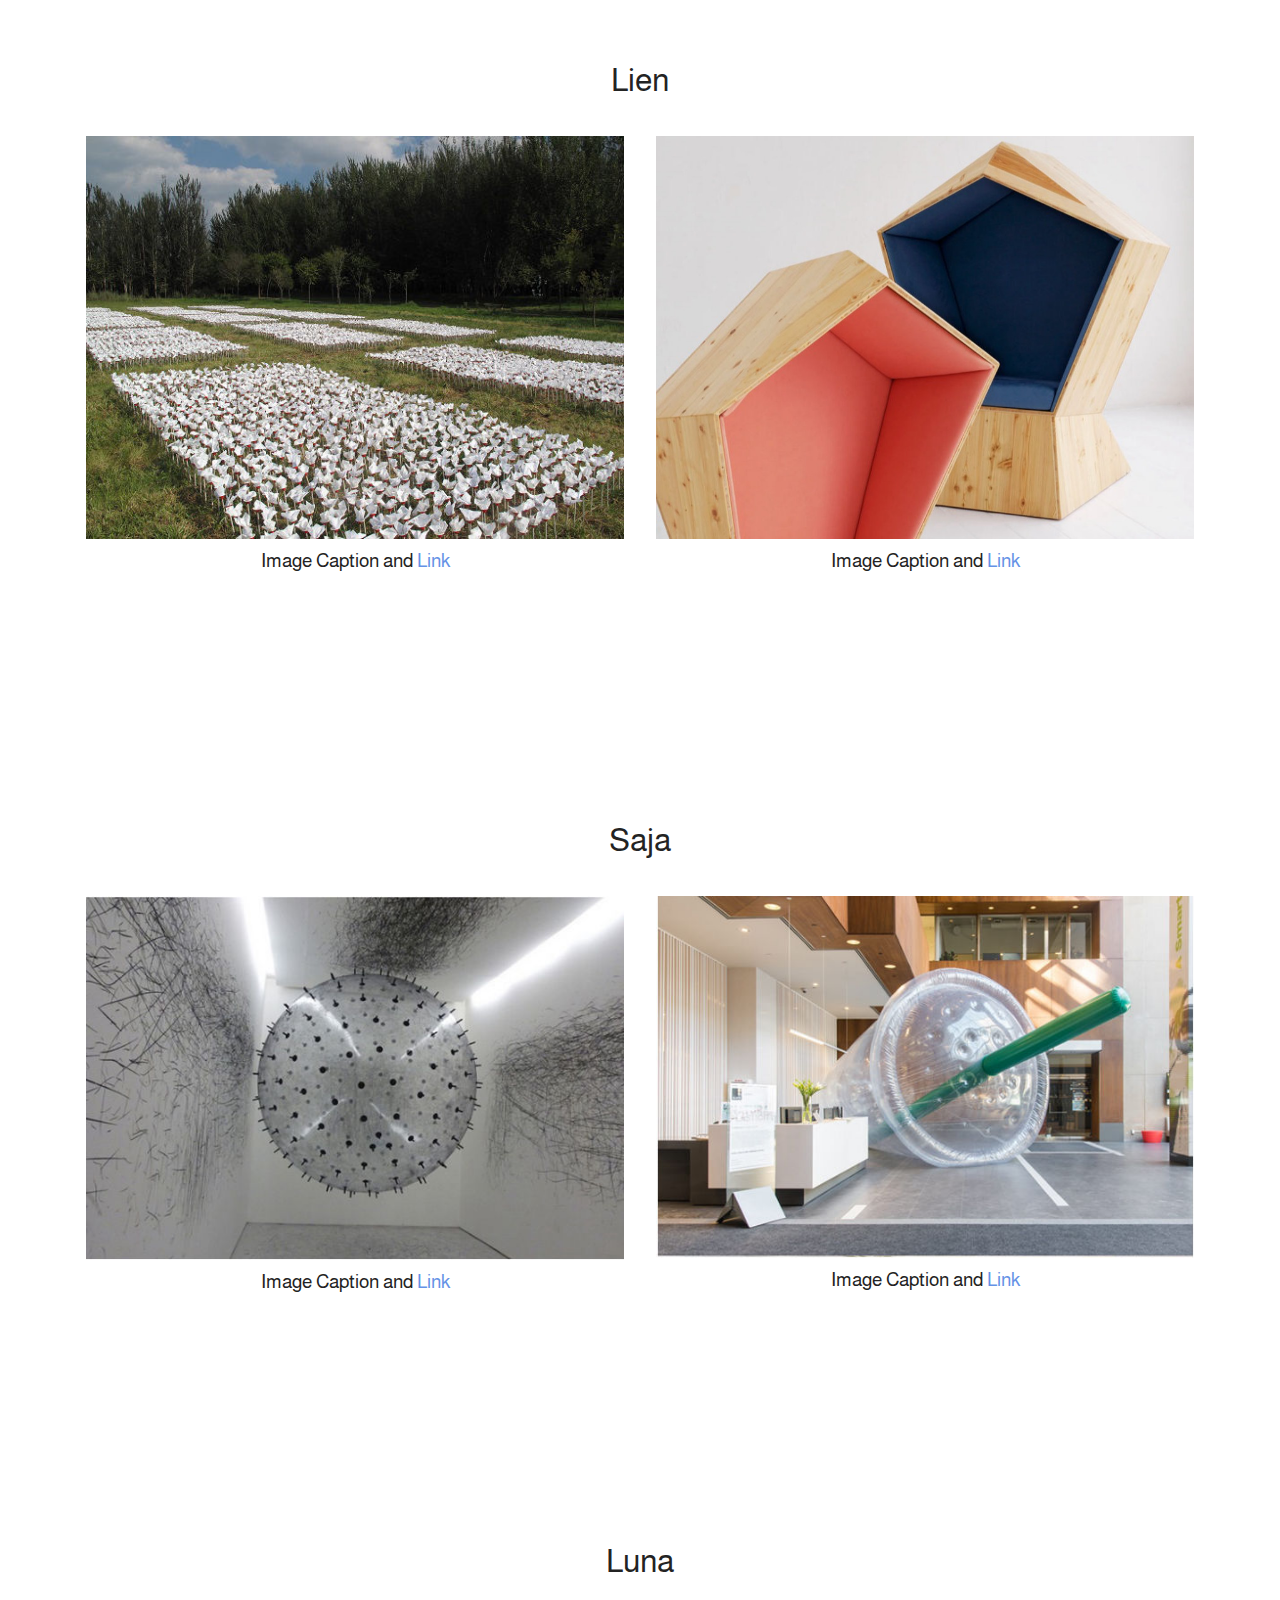
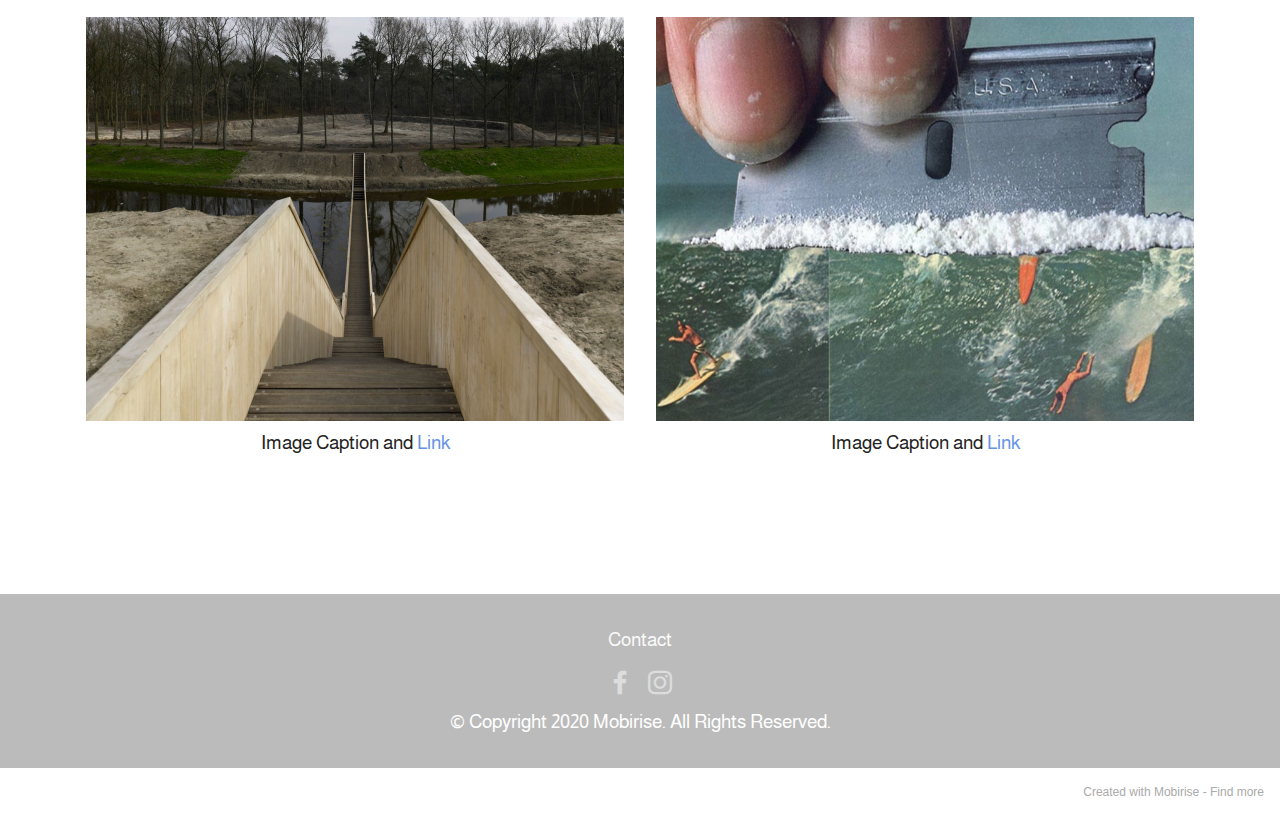
<file: page5.html>
<!DOCTYPE html>
<html  >
<head>
  <!-- Site made with Mobirise Website Builder v5.2.0, https://mobirise.com -->
  <meta charset="UTF-8">
  <meta http-equiv="X-UA-Compatible" content="IE=edge">
  <meta name="generator" content="Mobirise v5.2.0, mobirise.com">
  <meta name="viewport" content="width=device-width, initial-scale=1, minimum-scale=1">
  <link rel="shortcut icon" href="assets/images/logo.png" type="image/x-icon">
  <meta name="description" content="">
  
  
  <title>Katern A</title>
  <link rel="stylesheet" href="assets/web/assets/mobirise-icons2/mobirise2.css">
  <link rel="stylesheet" href="assets/tether/tether.min.css">
  <link rel="stylesheet" href="assets/bootstrap/css/bootstrap.min.css">
  <link rel="stylesheet" href="assets/bootstrap/css/bootstrap-grid.min.css">
  <link rel="stylesheet" href="assets/bootstrap/css/bootstrap-reboot.min.css">
  <link rel="stylesheet" href="assets/dropdown/css/style.css">
  <link rel="stylesheet" href="assets/socicon/css/styles.css">
  <link rel="stylesheet" href="assets/theme/css/style.css">
  <link rel="preload" as="style" href="assets/mobirise/css/mbr-additional.css"><link rel="stylesheet" href="assets/mobirise/css/mbr-additional.css" type="text/css">
  
  
  
  
</head>
<body>
  
  <section class="menu menu2 cid-sgTD7K5zZI" once="menu" id="menu2-y">
    
    <nav class="navbar navbar-dropdown navbar-fixed-top navbar-expand-lg">
        <div class="container">
            <div class="navbar-brand">
                <span class="navbar-logo">
                    <a href="https://mobiri.se">
                        <img src="assets/images/logo.png" alt="Mobirise" style="height: 3rem;">
                    </a>
                </span>
                <span class="navbar-caption-wrap"><a class="navbar-caption text-white display-7" href="https://mobiri.se">Constant Confrontation</a></span>
            </div>
            <button class="navbar-toggler" type="button" data-toggle="collapse" data-target="#navbarSupportedContent" aria-controls="navbarNavAltMarkup" aria-expanded="false" aria-label="Toggle navigation">
                <div class="hamburger">
                    <span></span>
                    <span></span>
                    <span></span>
                    <span></span>
                </div>
            </button>
            <div class="collapse navbar-collapse" id="navbarSupportedContent">
                <ul class="navbar-nav nav-dropdown nav-right" data-app-modern-menu="true"><li class="nav-item dropdown"><a class="nav-link link text-white dropdown-toggle display-4" href="#" aria-expanded="false" data-toggle="dropdown-submenu">Proces</a><div class="dropdown-menu"><a class="text-white dropdown-item text-primary display-4" href="page5.html" aria-expanded="false">Katern A</a><a class="text-white dropdown-item text-primary display-4" href="page6.html" aria-expanded="false">Katern B</a><a class="text-white dropdown-item text-primary display-4" href="page7.html" aria-expanded="false">Katern C</a><a class="text-white dropdown-item text-primary display-4" href="page8.html" aria-expanded="false">Katern D</a></div></li><li class="nav-item"><a class="nav-link link text-white display-4" href="page1.html">Resultaat</a></li>
                    <li class="nav-item"><a class="nav-link link text-white text-primary display-4" href="page4.html" aria-expanded="false">Team</a></li><li class="nav-item"><a class="nav-link link text-white display-4" href="page2.html">Contact</a></li></ul>
                <div class="icons-menu">
                    <a class="iconfont-wrapper" href="https://www.facebook.com/Constante-Confrontatie-103755984905448/?tn-str=k*F" target="_blank">
                        <span class="p-2 mbr-iconfont socicon-facebook socicon"></span>
                    </a>
                    <a class="iconfont-wrapper" href="https://www.instagram.com/constanteconfrontatie/">
                        <span class="p-2 mbr-iconfont socicon-instagram socicon"></span>
                    </a>
                    
                    
                </div>
                
            </div>
        </div>
    </nav>
</section>

<section class="header6 cid-shUL5DyfEQ mbr-fullscreen" id="header6-1u">

    

    

    <div class="align-center container">
        <div class="row justify-content-center">
            <div class="col-12 col-lg-10">
                <h1 class="mbr-section-title mbr-fonts-style mbr-white mb-3 display-2"><strong><br></strong><strong>Reference images</strong></h1>
                
                
                
            </div>
        </div>
    </div>
</section>

<section class="gallery5 mbr-gallery cid-shn2tSOlfj" id="gallery5-11">
    

    

    <div class="container">
        <div class="mbr-section-head">
            
            <h4 class="mbr-section-subtitle mbr-fonts-style align-center mb-0 mt-2 display-5">Camille</h4>
        </div>
        <div class="row mbr-gallery mt-4">
            <div class="col-12 col-md-6 col-lg-6 item gallery-image">
                <div class="item-wrapper" data-toggle="modal" data-target="#shUQYr1cLy-modal">
                    <img class="w-100" src="assets/images/afbeelding-1-800x533.jpg" alt="" data-slide-to="0" data-target="#lb-shUQYr1cLy">
                    <div class="icon-wrapper">
                        <span class="mobi-mbri mobi-mbri-search mbr-iconfont mbr-iconfont-btn"></span>
                    </div>
                </div>
                <h6 class="mbr-item-subtitle mbr-fonts-style align-center mb-2 mt-2 display-7">
                    Image Caption and <a href="#" class="text-primary">Link</a>
                </h6>
            </div><div class="col-12 col-md-6 col-lg-6 item gallery-image">
                <div class="item-wrapper" data-toggle="modal" data-target="#shUQYr1cLy-modal">
                    <img class="w-100" src="assets/images/foto-6-566x377.jpg" alt="" data-slide-to="1" data-target="#lb-shUQYr1cLy">
                    <div class="icon-wrapper">
                        <span class="mobi-mbri mobi-mbri-search mbr-iconfont mbr-iconfont-btn"></span>
                    </div>
                </div>
                <h6 class="mbr-item-subtitle mbr-fonts-style align-center mb-2 mt-2 display-7">
                    Image Caption and <a href="#" class="text-primary">Link</a>
                </h6>
            </div>
            
            
            
        </div>

        <div class="modal mbr-slider" tabindex="-1" role="dialog" aria-hidden="true" id="shUQYr1cLy-modal">
            <div class="modal-dialog" role="document">
                <div class="modal-content">
                    <div class="modal-body">
                        <div class="carousel slide" id="lb-shUQYr1cLy" data-interval="5000">
                            <div class="carousel-inner">
                                <div class="carousel-item active">
                                    <img class="d-block w-100" src="assets/images/afbeelding-1-800x533.jpg" alt="">
                                </div><div class="carousel-item">
                                    <img class="d-block w-100" src="assets/images/foto-6-566x377.jpg" alt="">
                                </div>
                                
                                
                                
                            </div>
                            <ol class="carousel-indicators">
                                <li data-slide-to="0" class="active" data-target="#lb-shUQYr1cLy"></li>
                                <li data-slide-to="1" data-target="#lb-shUQYr1cLy"></li>
                                
                                
                            </ol>
                            <a role="button" href="" class="close" data-dismiss="modal" aria-label="Close">
                            </a>
                            <a class="carousel-control-prev carousel-control" role="button" data-slide="prev" href="#lb-shUQYr1cLy">
                                <span class="mobi-mbri mobi-mbri-arrow-prev" aria-hidden="true"></span>
                                <span class="sr-only">Previous</span>
                            </a>
                            <a class="carousel-control-next carousel-control" role="button" data-slide="next" href="#lb-shUQYr1cLy">
                                <span class="mobi-mbri mobi-mbri-arrow-next" aria-hidden="true"></span>
                                <span class="sr-only">Next</span>
                            </a>
                        </div>
                    </div>
                </div>
            </div>
        </div>
    </div>
</section>

<section class="gallery5 mbr-gallery cid-shIZga274n" id="gallery5-1o">
    

    

    <div class="container">
        <div class="mbr-section-head">
            
            <h4 class="mbr-section-subtitle mbr-fonts-style align-center mb-0 mt-2 display-5">Riens</h4>
        </div>
        <div class="row mbr-gallery mt-4">
            <div class="col-12 col-md-6 col-lg-6 item gallery-image">
                <div class="item-wrapper" data-toggle="modal" data-target="#shUQYrrjDI-modal">
                    <img class="w-100" src="assets/images/foto-2-750x498.jpg" alt="" data-slide-to="0" data-target="#lb-shUQYrrjDI">
                    <div class="icon-wrapper">
                        <span class="mobi-mbri mobi-mbri-search mbr-iconfont mbr-iconfont-btn"></span>
                    </div>
                </div>
                <h6 class="mbr-item-subtitle mbr-fonts-style align-center mb-2 mt-2 display-7">
                    Image Caption and <a href="#" class="text-primary">Link</a>
                </h6>
            </div>
            <div class="col-12 col-md-6 col-lg-6 item gallery-image">
                <div class="item-wrapper" data-toggle="modal" data-target="#shUQYrrjDI-modal">
                    <img class="w-100" src="assets/images/foto-19-1076x1441.jpeg" alt="" data-slide-to="1" data-target="#lb-shUQYrrjDI">
                    <div class="icon-wrapper">
                        <span class="mobi-mbri mobi-mbri-search mbr-iconfont mbr-iconfont-btn"></span>
                    </div>
                </div>
                <h6 class="mbr-item-subtitle mbr-fonts-style align-center mb-2 mt-2 display-7">
                    Image Caption and <a href="#" class="text-primary">Link</a>
                </h6>
            </div>
            
            
        </div>

        <div class="modal mbr-slider" tabindex="-1" role="dialog" aria-hidden="true" id="shUQYrrjDI-modal">
            <div class="modal-dialog" role="document">
                <div class="modal-content">
                    <div class="modal-body">
                        <div class="carousel slide" id="lb-shUQYrrjDI" data-interval="5000">
                            <div class="carousel-inner">
                                <div class="carousel-item active">
                                    <img class="d-block w-100" src="assets/images/foto-2-750x498.jpg" alt="">
                                </div>
                                <div class="carousel-item">
                                    <img class="d-block w-100" src="assets/images/foto-19-1076x1441.jpeg" alt="">
                                </div>
                                
                                
                            </div>
                            <ol class="carousel-indicators">
                                <li data-slide-to="0" class="active" data-target="#lb-shUQYrrjDI"></li>
                                <li data-slide-to="1" data-target="#lb-shUQYrrjDI"></li>
                                
                                
                            </ol>
                            <a role="button" href="" class="close" data-dismiss="modal" aria-label="Close">
                            </a>
                            <a class="carousel-control-prev carousel-control" role="button" data-slide="prev" href="#lb-shUQYrrjDI">
                                <span class="mobi-mbri mobi-mbri-arrow-prev" aria-hidden="true"></span>
                                <span class="sr-only">Previous</span>
                            </a>
                            <a class="carousel-control-next carousel-control" role="button" data-slide="next" href="#lb-shUQYrrjDI">
                                <span class="mobi-mbri mobi-mbri-arrow-next" aria-hidden="true"></span>
                                <span class="sr-only">Next</span>
                            </a>
                        </div>
                    </div>
                </div>
            </div>
        </div>
    </div>
</section>

<section class="gallery5 mbr-gallery cid-shn2ullWFY" id="gallery5-12">
    

    

    <div class="container">
        <div class="mbr-section-head">
            
            <h4 class="mbr-section-subtitle mbr-fonts-style align-center mb-0 mt-2 display-5">Flore</h4>
        </div>
        <div class="row mbr-gallery mt-4">
            <div class="col-12 col-md-6 col-lg-6 item gallery-image">
                <div class="item-wrapper" data-toggle="modal" data-target="#shUQYrHjbP-modal">
                    <img class="w-100" src="assets/images/foto-3-360x237.jpg" alt="" data-slide-to="0" data-target="#lb-shUQYrHjbP">
                    <div class="icon-wrapper">
                        <span class="mobi-mbri mobi-mbri-search mbr-iconfont mbr-iconfont-btn"></span>
                    </div>
                </div>
                <h6 class="mbr-item-subtitle mbr-fonts-style align-center mb-2 mt-2 display-7">
                    Image Caption and <a href="#" class="text-primary">Link</a>
                </h6>
            </div>
            <div class="col-12 col-md-6 col-lg-6 item gallery-image">
                <div class="item-wrapper" data-toggle="modal" data-target="#shUQYrHjbP-modal">
                    <img class="w-100" src="assets/images/foto-13-1024x683.jpeg" alt="" data-slide-to="1" data-target="#lb-shUQYrHjbP">
                    <div class="icon-wrapper">
                        <span class="mobi-mbri mobi-mbri-search mbr-iconfont mbr-iconfont-btn"></span>
                    </div>
                </div>
                <h6 class="mbr-item-subtitle mbr-fonts-style align-center mb-2 mt-2 display-7">
                    Image Caption and <a href="#" class="text-primary">Link</a>
                </h6>
            </div>
            
            
        </div>

        <div class="modal mbr-slider" tabindex="-1" role="dialog" aria-hidden="true" id="shUQYrHjbP-modal">
            <div class="modal-dialog" role="document">
                <div class="modal-content">
                    <div class="modal-body">
                        <div class="carousel slide" id="lb-shUQYrHjbP" data-interval="5000">
                            <div class="carousel-inner">
                                <div class="carousel-item active">
                                    <img class="d-block w-100" src="assets/images/foto-3-360x237.jpg" alt="">
                                </div>
                                <div class="carousel-item">
                                    <img class="d-block w-100" src="assets/images/foto-13-1024x683.jpeg" alt="">
                                </div>
                                
                                
                            </div>
                            <ol class="carousel-indicators">
                                <li data-slide-to="0" class="active" data-target="#lb-shUQYrHjbP"></li>
                                <li data-slide-to="1" data-target="#lb-shUQYrHjbP"></li>
                                
                                
                            </ol>
                            <a role="button" href="" class="close" data-dismiss="modal" aria-label="Close">
                            </a>
                            <a class="carousel-control-prev carousel-control" role="button" data-slide="prev" href="#lb-shUQYrHjbP">
                                <span class="mobi-mbri mobi-mbri-arrow-prev" aria-hidden="true"></span>
                                <span class="sr-only">Previous</span>
                            </a>
                            <a class="carousel-control-next carousel-control" role="button" data-slide="next" href="#lb-shUQYrHjbP">
                                <span class="mobi-mbri mobi-mbri-arrow-next" aria-hidden="true"></span>
                                <span class="sr-only">Next</span>
                            </a>
                        </div>
                    </div>
                </div>
            </div>
        </div>
    </div>
</section>

<section class="gallery5 mbr-gallery cid-shn2uMAOtw" id="gallery5-13">
    

    

    <div class="container">
        <div class="mbr-section-head">
            
            <h4 class="mbr-section-subtitle mbr-fonts-style align-center mb-0 mt-2 display-5">Lien</h4>
        </div>
        <div class="row mbr-gallery mt-4">
            <div class="col-12 col-md-6 col-lg-6 item gallery-image">
                <div class="item-wrapper" data-toggle="modal" data-target="#shUQYs0NnO-modal">
                    <img class="w-100" src="assets/images/foto-11-550x412.jpg" alt="" data-slide-to="0" data-target="#lb-shUQYs0NnO">
                    <div class="icon-wrapper">
                        <span class="mobi-mbri mobi-mbri-search mbr-iconfont mbr-iconfont-btn"></span>
                    </div>
                </div>
                <h6 class="mbr-item-subtitle mbr-fonts-style align-center mb-2 mt-2 display-7">
                    Image Caption and <a href="#" class="text-primary">Link</a>
                </h6>
            </div>
            <div class="col-12 col-md-6 col-lg-6 item gallery-image">
                <div class="item-wrapper" data-toggle="modal" data-target="#shUQYs0NnO-modal">
                    <img class="w-100" src="assets/images/foto-12-1076x1221.jpeg" alt="" data-slide-to="1" data-target="#lb-shUQYs0NnO">
                    <div class="icon-wrapper">
                        <span class="mobi-mbri mobi-mbri-search mbr-iconfont mbr-iconfont-btn"></span>
                    </div>
                </div>
                <h6 class="mbr-item-subtitle mbr-fonts-style align-center mb-2 mt-2 display-7">
                    Image Caption and <a href="#" class="text-primary">Link</a>
                </h6>
            </div>
            
            
        </div>

        <div class="modal mbr-slider" tabindex="-1" role="dialog" aria-hidden="true" id="shUQYs0NnO-modal">
            <div class="modal-dialog" role="document">
                <div class="modal-content">
                    <div class="modal-body">
                        <div class="carousel slide" id="lb-shUQYs0NnO" data-interval="5000">
                            <div class="carousel-inner">
                                <div class="carousel-item active">
                                    <img class="d-block w-100" src="assets/images/foto-11-550x412.jpg" alt="">
                                </div>
                                <div class="carousel-item">
                                    <img class="d-block w-100" src="assets/images/foto-12-1076x1221.jpeg" alt="">
                                </div>
                                
                                
                            </div>
                            <ol class="carousel-indicators">
                                <li data-slide-to="0" class="active" data-target="#lb-shUQYs0NnO"></li>
                                <li data-slide-to="1" data-target="#lb-shUQYs0NnO"></li>
                                
                                
                            </ol>
                            <a role="button" href="" class="close" data-dismiss="modal" aria-label="Close">
                            </a>
                            <a class="carousel-control-prev carousel-control" role="button" data-slide="prev" href="#lb-shUQYs0NnO">
                                <span class="mobi-mbri mobi-mbri-arrow-prev" aria-hidden="true"></span>
                                <span class="sr-only">Previous</span>
                            </a>
                            <a class="carousel-control-next carousel-control" role="button" data-slide="next" href="#lb-shUQYs0NnO">
                                <span class="mobi-mbri mobi-mbri-arrow-next" aria-hidden="true"></span>
                                <span class="sr-only">Next</span>
                            </a>
                        </div>
                    </div>
                </div>
            </div>
        </div>
    </div>
</section>

<section class="gallery5 mbr-gallery cid-shn2vFNq07" id="gallery5-14">
    

    

    <div class="container">
        <div class="mbr-section-head">
            
            <h4 class="mbr-section-subtitle mbr-fonts-style align-center mb-0 mt-2 display-5">Saja</h4>
        </div>
        <div class="row mbr-gallery mt-4">
            <div class="col-12 col-md-6 col-lg-6 item gallery-image">
                <div class="item-wrapper" data-toggle="modal" data-target="#shUQYshBaY-modal">
                    <img class="w-100" src="assets/images/foto-10-600x406.jpg" alt="" data-slide-to="0" data-target="#lb-shUQYshBaY">
                    <div class="icon-wrapper">
                        <span class="mobi-mbri mobi-mbri-search mbr-iconfont mbr-iconfont-btn"></span>
                    </div>
                </div>
                <h6 class="mbr-item-subtitle mbr-fonts-style align-center mb-2 mt-2 display-7">
                    Image Caption and <a href="#" class="text-primary">Link</a>
                </h6>
            </div>
            <div class="col-12 col-md-6 col-lg-6 item gallery-image">
                <div class="item-wrapper" data-toggle="modal" data-target="#shUQYshBaY-modal">
                    <img class="w-100" src="assets/images/foto-9-604x406.jpg" alt="" data-slide-to="1" data-target="#lb-shUQYshBaY">
                    <div class="icon-wrapper">
                        <span class="mobi-mbri mobi-mbri-search mbr-iconfont mbr-iconfont-btn"></span>
                    </div>
                </div>
                <h6 class="mbr-item-subtitle mbr-fonts-style align-center mb-2 mt-2 display-7">
                    Image Caption and <a href="#" class="text-primary">Link</a>
                </h6>
            </div>
            
            
        </div>

        <div class="modal mbr-slider" tabindex="-1" role="dialog" aria-hidden="true" id="shUQYshBaY-modal">
            <div class="modal-dialog" role="document">
                <div class="modal-content">
                    <div class="modal-body">
                        <div class="carousel slide" id="lb-shUQYshBaY" data-interval="5000">
                            <div class="carousel-inner">
                                <div class="carousel-item active">
                                    <img class="d-block w-100" src="assets/images/foto-10-600x406.jpg" alt="">
                                </div>
                                <div class="carousel-item">
                                    <img class="d-block w-100" src="assets/images/foto-9-604x406.jpg" alt="">
                                </div>
                                
                                
                            </div>
                            <ol class="carousel-indicators">
                                <li data-slide-to="0" class="active" data-target="#lb-shUQYshBaY"></li>
                                <li data-slide-to="1" data-target="#lb-shUQYshBaY"></li>
                                
                                
                            </ol>
                            <a role="button" href="" class="close" data-dismiss="modal" aria-label="Close">
                            </a>
                            <a class="carousel-control-prev carousel-control" role="button" data-slide="prev" href="#lb-shUQYshBaY">
                                <span class="mobi-mbri mobi-mbri-arrow-prev" aria-hidden="true"></span>
                                <span class="sr-only">Previous</span>
                            </a>
                            <a class="carousel-control-next carousel-control" role="button" data-slide="next" href="#lb-shUQYshBaY">
                                <span class="mobi-mbri mobi-mbri-arrow-next" aria-hidden="true"></span>
                                <span class="sr-only">Next</span>
                            </a>
                        </div>
                    </div>
                </div>
            </div>
        </div>
    </div>
</section>

<section class="gallery5 mbr-gallery cid-shni8g3NuY" id="gallery5-1l">
    

    

    <div class="container">
        <div class="mbr-section-head">
            
            <h4 class="mbr-section-subtitle mbr-fonts-style align-center mb-0 mt-2 display-5">Luna</h4>
        </div>
        <div class="row mbr-gallery mt-4">
            <div class="col-12 col-md-6 col-lg-6 item gallery-image">
                <div class="item-wrapper" data-toggle="modal" data-target="#shUQYsxdEQ-modal">
                    <img class="w-100" src="assets/images/foto-16-1076x808.jpg" alt="" data-slide-to="0" data-target="#lb-shUQYsxdEQ">
                    <div class="icon-wrapper">
                        <span class="mobi-mbri mobi-mbri-search mbr-iconfont mbr-iconfont-btn"></span>
                    </div>
                </div>
                <h6 class="mbr-item-subtitle mbr-fonts-style align-center mb-2 mt-2 display-7">
                    Image Caption and <a href="#" class="text-primary">Link</a>
                </h6>
            </div>
            <div class="col-12 col-md-6 col-lg-6 item gallery-image">
                <div class="item-wrapper" data-toggle="modal" data-target="#shUQYsxdEQ-modal">
                    <img class="w-100" src="assets/images/foto-17-1076x911.jpeg" alt="" data-slide-to="1" data-target="#lb-shUQYsxdEQ">
                    <div class="icon-wrapper">
                        <span class="mobi-mbri mobi-mbri-search mbr-iconfont mbr-iconfont-btn"></span>
                    </div>
                </div>
                <h6 class="mbr-item-subtitle mbr-fonts-style align-center mb-2 mt-2 display-7">
                    Image Caption and <a href="#" class="text-primary">Link</a>
                </h6>
            </div>
            
            
        </div>

        <div class="modal mbr-slider" tabindex="-1" role="dialog" aria-hidden="true" id="shUQYsxdEQ-modal">
            <div class="modal-dialog" role="document">
                <div class="modal-content">
                    <div class="modal-body">
                        <div class="carousel slide" id="lb-shUQYsxdEQ" data-interval="5000">
                            <div class="carousel-inner">
                                <div class="carousel-item active">
                                    <img class="d-block w-100" src="assets/images/foto-16-1076x808.jpg" alt="">
                                </div>
                                <div class="carousel-item">
                                    <img class="d-block w-100" src="assets/images/foto-17-1076x911.jpeg" alt="">
                                </div>
                                
                                
                            </div>
                            <ol class="carousel-indicators">
                                <li data-slide-to="0" class="active" data-target="#lb-shUQYsxdEQ"></li>
                                <li data-slide-to="1" data-target="#lb-shUQYsxdEQ"></li>
                                
                                
                            </ol>
                            <a role="button" href="" class="close" data-dismiss="modal" aria-label="Close">
                            </a>
                            <a class="carousel-control-prev carousel-control" role="button" data-slide="prev" href="#lb-shUQYsxdEQ">
                                <span class="mobi-mbri mobi-mbri-arrow-prev" aria-hidden="true"></span>
                                <span class="sr-only">Previous</span>
                            </a>
                            <a class="carousel-control-next carousel-control" role="button" data-slide="next" href="#lb-shUQYsxdEQ">
                                <span class="mobi-mbri mobi-mbri-arrow-next" aria-hidden="true"></span>
                                <span class="sr-only">Next</span>
                            </a>
                        </div>
                    </div>
                </div>
            </div>
        </div>
    </div>
</section>

<section class="footer3 cid-shlRQKzW8U" once="footers" id="footer3-z">

    

    

    <div class="container">
        <div class="media-container-row align-center mbr-white">
            <div class="row row-links">
                <ul class="foot-menu">
                    
                    
                    
                    
                    
                <li class="foot-menu-item mbr-fonts-style display-7"><a href="page2.html" class="text-white">Contact</a></li></ul>
            </div>
            <div class="row social-row">
                <div class="social-list align-right pb-2">
                    
                    
                    
                    
                    
                    
                <div class="soc-item">
                        <a href="https://www.facebook.com/Constante-Confrontatie-103755984905448/?tn-str=k*F" target="_blank">
                            <span class="mbr-iconfont mbr-iconfont-social socicon-facebook socicon"></span>
                        </a>
                    </div><div class="soc-item">
                        <a href="https://www.instagram.com/constanteconfrontatie/" target="_blank">
                            <span class="mbr-iconfont mbr-iconfont-social socicon-instagram socicon"></span>
                        </a>
                    </div></div>
            </div>
            <div class="row row-copirayt">
                <p class="mbr-text mb-0 mbr-fonts-style mbr-white align-center display-7">
                    © Copyright 2020 Mobirise. All Rights Reserved.
                </p>
            </div>
        </div>
    </div>
</section><section style="background-color: #fff; font-family: -apple-system, BlinkMacSystemFont, 'Segoe UI', 'Roboto', 'Helvetica Neue', Arial, sans-serif; color:#aaa; font-size:12px; padding: 0; align-items: center; display: flex;"><a href="https://mobirise.site/x" style="flex: 1 1; height: 3rem; padding-left: 1rem;"></a><p style="flex: 0 0 auto; margin:0; padding-right:1rem;">Created with Mobirise - <a href="https://mobirise.site/k" style="color:#aaa;">Find more</a></p></section><script src="assets/web/assets/jquery/jquery.min.js"></script>  <script src="assets/popper/popper.min.js"></script>  <script src="assets/tether/tether.min.js"></script>  <script src="assets/bootstrap/js/bootstrap.min.js"></script>  <script src="assets/smoothscroll/smooth-scroll.js"></script>  <script src="assets/dropdown/js/nav-dropdown.js"></script>  <script src="assets/dropdown/js/navbar-dropdown.js"></script>  <script src="assets/touchswipe/jquery.touch-swipe.min.js"></script>  <script src="assets/theme/js/script.js"></script>  
  
  
</body>
</html>
</file>
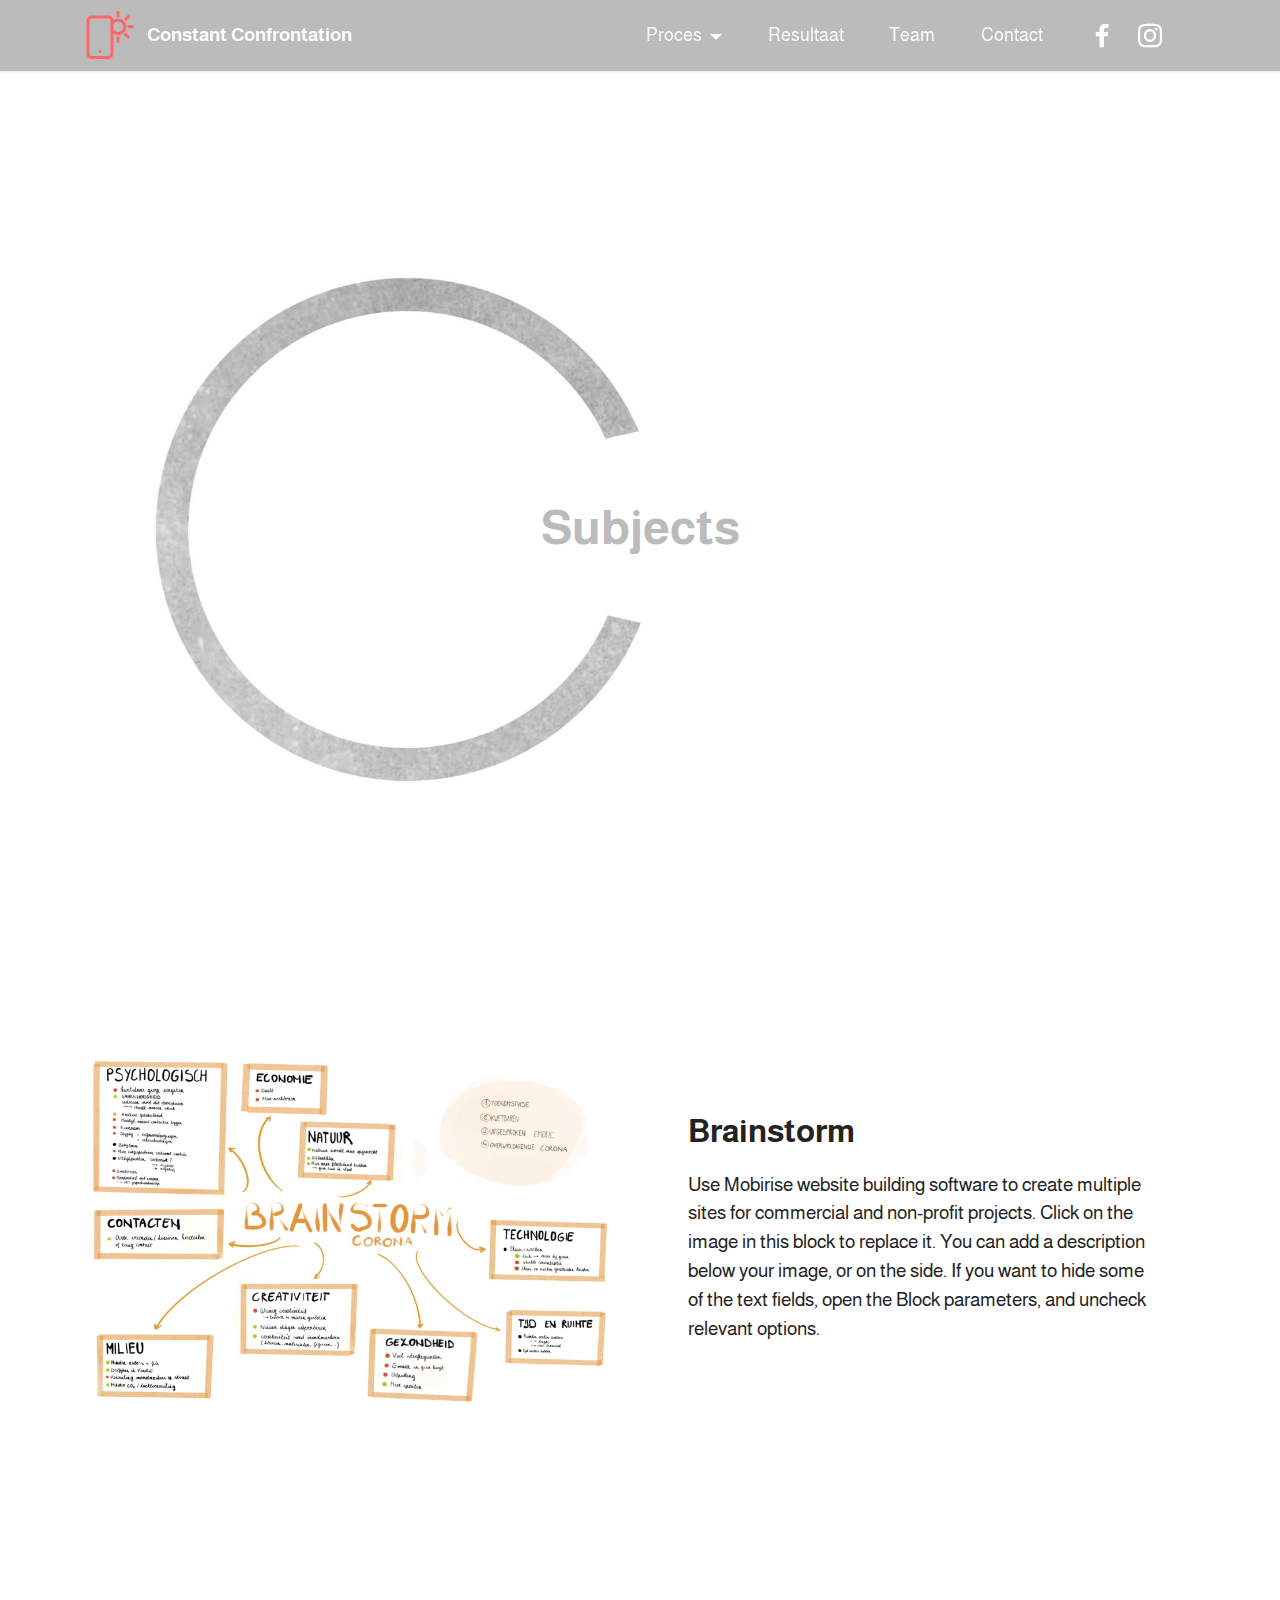
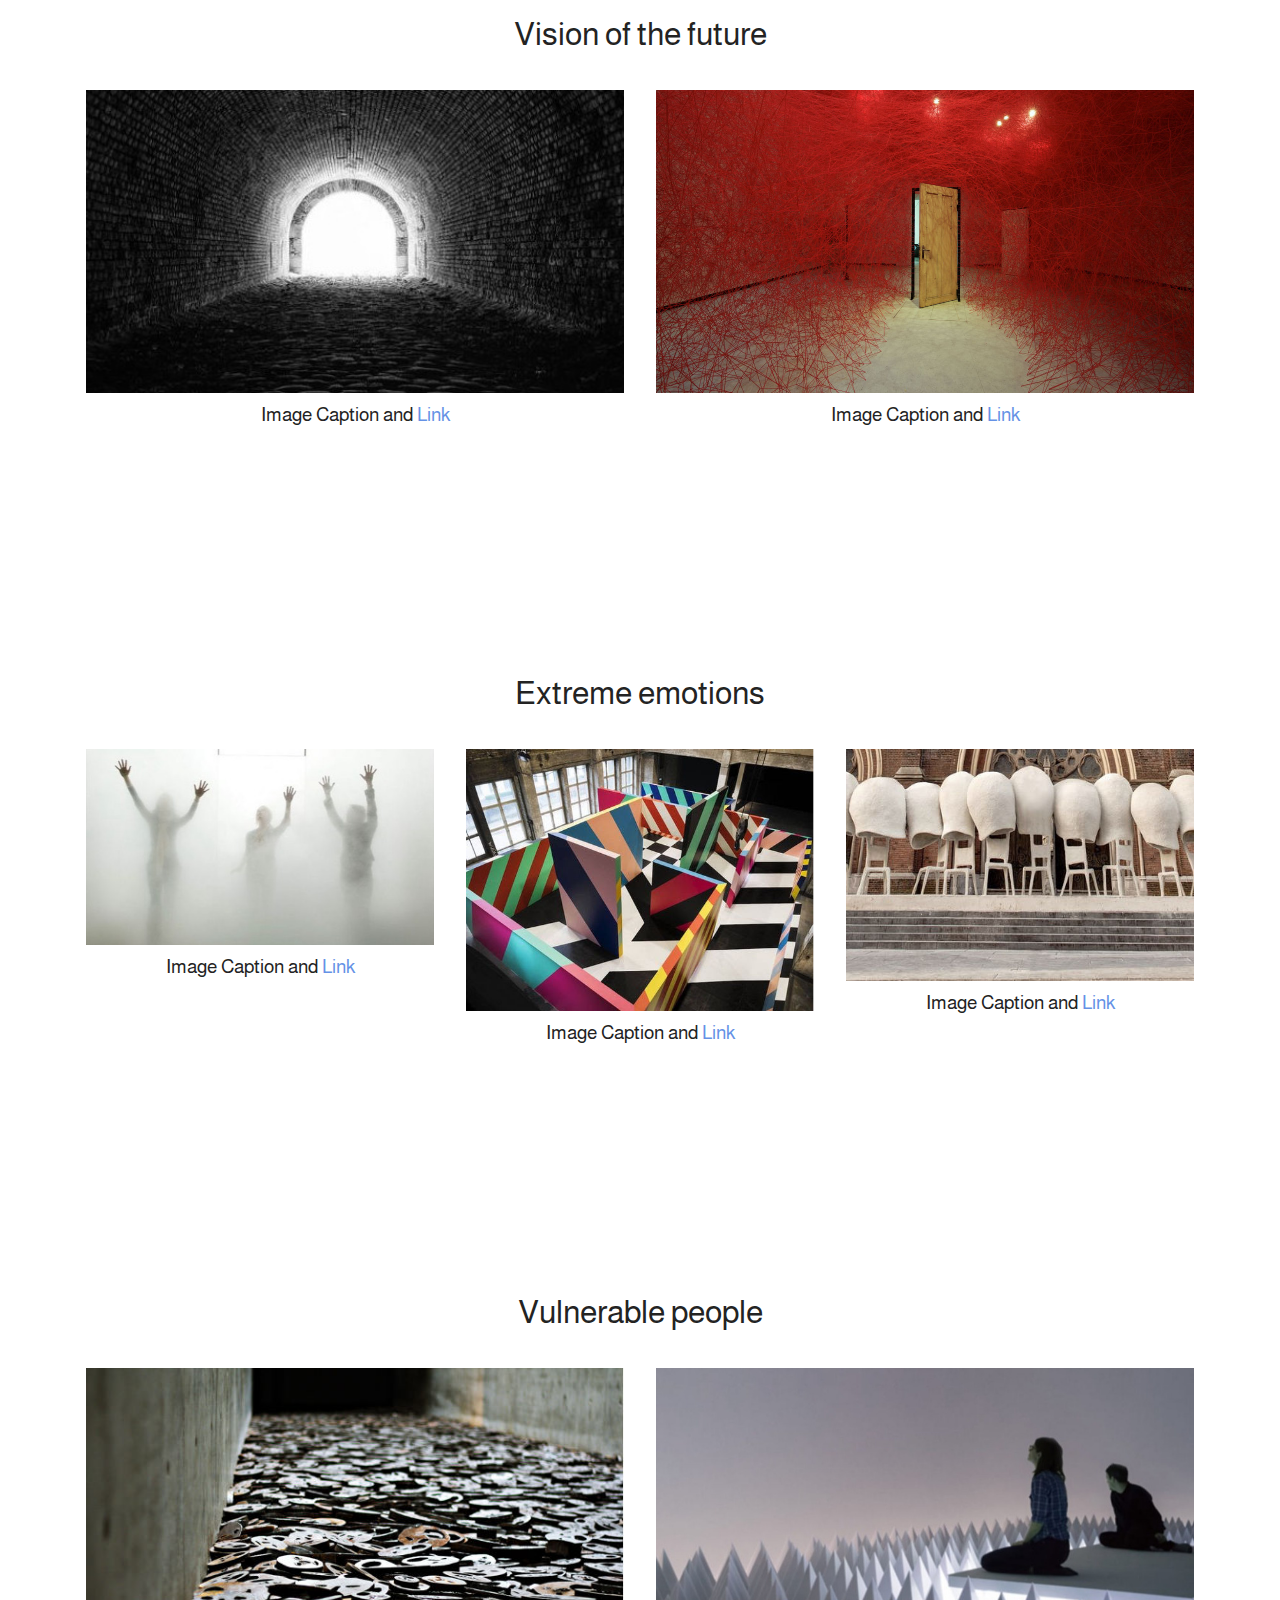
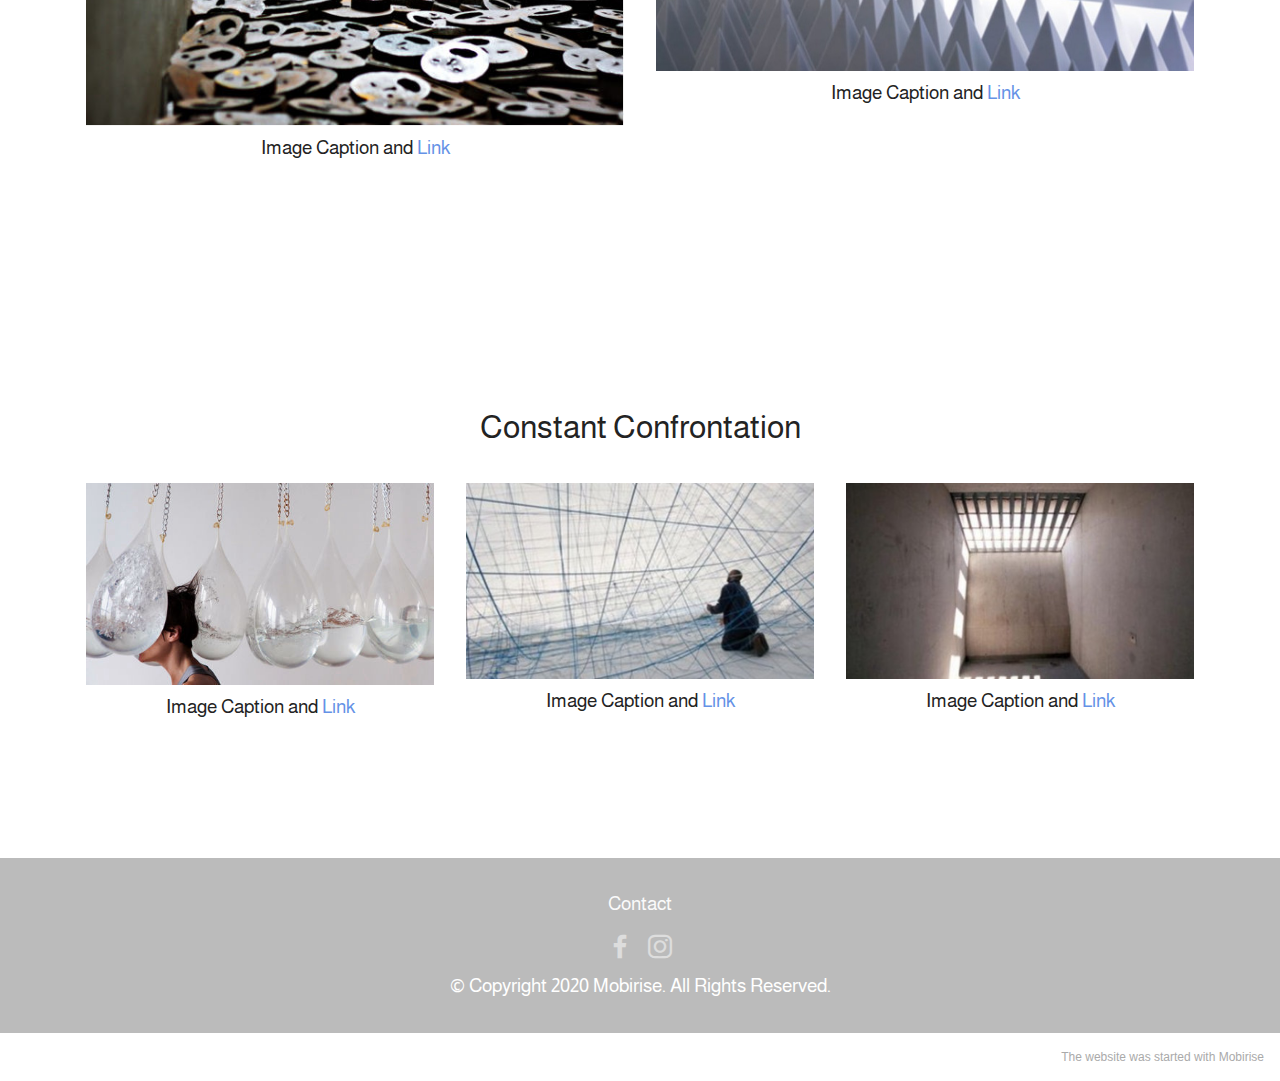
<file: page6.html>
<!DOCTYPE html>
<html  >
<head>
  <!-- Site made with Mobirise Website Builder v5.2.0, https://mobirise.com -->
  <meta charset="UTF-8">
  <meta http-equiv="X-UA-Compatible" content="IE=edge">
  <meta name="generator" content="Mobirise v5.2.0, mobirise.com">
  <meta name="viewport" content="width=device-width, initial-scale=1, minimum-scale=1">
  <link rel="shortcut icon" href="assets/images/logo.png" type="image/x-icon">
  <meta name="description" content="">
  
  
  <title>Katern B</title>
  <link rel="stylesheet" href="assets/web/assets/mobirise-icons2/mobirise2.css">
  <link rel="stylesheet" href="assets/tether/tether.min.css">
  <link rel="stylesheet" href="assets/bootstrap/css/bootstrap.min.css">
  <link rel="stylesheet" href="assets/bootstrap/css/bootstrap-grid.min.css">
  <link rel="stylesheet" href="assets/bootstrap/css/bootstrap-reboot.min.css">
  <link rel="stylesheet" href="assets/dropdown/css/style.css">
  <link rel="stylesheet" href="assets/socicon/css/styles.css">
  <link rel="stylesheet" href="assets/theme/css/style.css">
  <link rel="preload" as="style" href="assets/mobirise/css/mbr-additional.css"><link rel="stylesheet" href="assets/mobirise/css/mbr-additional.css" type="text/css">
  
  
  
  
</head>
<body>
  
  <section class="menu menu2 cid-sgTD7K5zZI" once="menu" id="menu2-15">
    
    <nav class="navbar navbar-dropdown navbar-fixed-top navbar-expand-lg">
        <div class="container">
            <div class="navbar-brand">
                <span class="navbar-logo">
                    <a href="https://mobiri.se">
                        <img src="assets/images/logo.png" alt="Mobirise" style="height: 3rem;">
                    </a>
                </span>
                <span class="navbar-caption-wrap"><a class="navbar-caption text-white display-7" href="https://mobiri.se">Constant Confrontation</a></span>
            </div>
            <button class="navbar-toggler" type="button" data-toggle="collapse" data-target="#navbarSupportedContent" aria-controls="navbarNavAltMarkup" aria-expanded="false" aria-label="Toggle navigation">
                <div class="hamburger">
                    <span></span>
                    <span></span>
                    <span></span>
                    <span></span>
                </div>
            </button>
            <div class="collapse navbar-collapse" id="navbarSupportedContent">
                <ul class="navbar-nav nav-dropdown nav-right" data-app-modern-menu="true"><li class="nav-item dropdown"><a class="nav-link link text-white dropdown-toggle display-4" href="#" aria-expanded="false" data-toggle="dropdown-submenu">Proces</a><div class="dropdown-menu"><a class="text-white dropdown-item text-primary display-4" href="page5.html" aria-expanded="false">Katern A</a><a class="text-white dropdown-item text-primary display-4" href="page6.html" aria-expanded="false">Katern B</a><a class="text-white dropdown-item text-primary display-4" href="page7.html" aria-expanded="false">Katern C</a><a class="text-white dropdown-item text-primary display-4" href="page8.html" aria-expanded="false">Katern D</a></div></li><li class="nav-item"><a class="nav-link link text-white display-4" href="page1.html">Resultaat</a></li>
                    <li class="nav-item"><a class="nav-link link text-white text-primary display-4" href="page4.html" aria-expanded="false">Team</a></li><li class="nav-item"><a class="nav-link link text-white display-4" href="page2.html">Contact</a></li></ul>
                <div class="icons-menu">
                    <a class="iconfont-wrapper" href="https://www.facebook.com/Constante-Confrontatie-103755984905448/?tn-str=k*F" target="_blank">
                        <span class="p-2 mbr-iconfont socicon-facebook socicon"></span>
                    </a>
                    <a class="iconfont-wrapper" href="https://www.instagram.com/constanteconfrontatie/">
                        <span class="p-2 mbr-iconfont socicon-instagram socicon"></span>
                    </a>
                    
                    
                </div>
                
            </div>
        </div>
    </nav>
</section>

<section class="header6 cid-shULASCHC9 mbr-fullscreen" id="header6-1v">

    

    

    <div class="align-center container">
        <div class="row justify-content-center">
            <div class="col-12 col-lg-10">
                <h1 class="mbr-section-title mbr-fonts-style mbr-white mb-3 display-2"><strong><br></strong><strong>Subjects</strong></h1>
                
                
                
            </div>
        </div>
    </div>
</section>

<section class="image1 cid-shn9NfqIX7" id="image1-1f">
    

    

    <div class="container">
        <div class="row align-items-center">
            <div class="col-12 col-lg-6">
                <div class="image-wrapper">
                    <img src="assets/images/afbeelding-4-933x614.png" alt="Mobirise">
                    
                </div>
            </div>
            <div class="col-12 col-lg">
                <div class="text-wrapper">
                    <h3 class="mbr-section-title mbr-fonts-style mb-3 display-5">
                        <strong>Brainstorm</strong></h3>
                    <p class="mbr-text mbr-fonts-style display-7">
                        Use Mobirise website building software to create multiple sites for commercial and non-profit projects. Click on the image in this block to replace it. You can add a description below your image, or on the side. If you want to hide some of the text fields, open the Block parameters, and uncheck relevant options.</p>
                </div>
            </div>
        </div>
    </div>
</section>

<section class="gallery5 mbr-gallery cid-shn9RRIq5x" id="gallery5-1g">
    

    

    <div class="container">
        <div class="mbr-section-head">
            
            <h4 class="mbr-section-subtitle mbr-fonts-style align-center mb-0 mt-2 display-5">Vision of the future</h4>
        </div>
        <div class="row mbr-gallery mt-4">
            <div class="col-12 col-md-6 col-lg-6 item gallery-image">
                <div class="item-wrapper" data-toggle="modal" data-target="#shUQYxJiIA-modal">
                    <img class="w-100" src="assets/images/foto-20-696x362.jpeg" alt="" data-slide-to="0" data-target="#lb-shUQYxJiIA">
                    <div class="icon-wrapper">
                        <span class="mobi-mbri mobi-mbri-search mbr-iconfont mbr-iconfont-btn"></span>
                    </div>
                </div>
                <h6 class="mbr-item-subtitle mbr-fonts-style align-center mb-2 mt-2 display-7">
                    Image Caption and <a href="#" class="text-primary">Link</a>
                </h6>
            </div>
            <div class="col-12 col-md-6 col-lg-6 item gallery-image">
                <div class="item-wrapper" data-toggle="modal" data-target="#shUQYxJiIA-modal">
                    <img class="w-100" src="assets/images/foto-5-1076x605.jpg" alt="" data-slide-to="1" data-target="#lb-shUQYxJiIA">
                    <div class="icon-wrapper">
                        <span class="mobi-mbri mobi-mbri-search mbr-iconfont mbr-iconfont-btn"></span>
                    </div>
                </div>
                <h6 class="mbr-item-subtitle mbr-fonts-style align-center mb-2 mt-2 display-7">
                    Image Caption and <a href="#" class="text-primary">Link</a>
                </h6>
            </div>
            
            
        </div>

        <div class="modal mbr-slider" tabindex="-1" role="dialog" aria-hidden="true" id="shUQYxJiIA-modal">
            <div class="modal-dialog" role="document">
                <div class="modal-content">
                    <div class="modal-body">
                        <div class="carousel slide" id="lb-shUQYxJiIA" data-interval="5000">
                            <div class="carousel-inner">
                                <div class="carousel-item active">
                                    <img class="d-block w-100" src="assets/images/foto-20-696x362.jpeg" alt="">
                                </div>
                                <div class="carousel-item">
                                    <img class="d-block w-100" src="assets/images/foto-5-1076x605.jpg" alt="">
                                </div>
                                
                                
                            </div>
                            <ol class="carousel-indicators">
                                <li data-slide-to="0" class="active" data-target="#lb-shUQYxJiIA"></li>
                                <li data-slide-to="1" data-target="#lb-shUQYxJiIA"></li>
                                
                                
                            </ol>
                            <a role="button" href="" class="close" data-dismiss="modal" aria-label="Close">
                            </a>
                            <a class="carousel-control-prev carousel-control" role="button" data-slide="prev" href="#lb-shUQYxJiIA">
                                <span class="mobi-mbri mobi-mbri-arrow-prev" aria-hidden="true"></span>
                                <span class="sr-only">Previous</span>
                            </a>
                            <a class="carousel-control-next carousel-control" role="button" data-slide="next" href="#lb-shUQYxJiIA">
                                <span class="mobi-mbri mobi-mbri-arrow-next" aria-hidden="true"></span>
                                <span class="sr-only">Next</span>
                            </a>
                        </div>
                    </div>
                </div>
            </div>
        </div>
    </div>
</section>

<section class="gallery5 mbr-gallery cid-shn9SmrKz2" id="gallery5-1h">
    

    

    <div class="container">
        <div class="mbr-section-head">
            
            <h4 class="mbr-section-subtitle mbr-fonts-style align-center mb-0 mt-2 display-5">Extreme emotions</h4>
        </div>
        <div class="row mbr-gallery mt-4">
            <div class="col-12 col-md-6 col-lg-4 item gallery-image">
                <div class="item-wrapper" data-toggle="modal" data-target="#shUQYy2Bw3-modal">
                    <img class="w-100" src="assets/images/foto-21-483x302.jpeg" alt="" data-slide-to="0" data-target="#lb-shUQYy2Bw3">
                    <div class="icon-wrapper">
                        <span class="mobi-mbri mobi-mbri-search mbr-iconfont mbr-iconfont-btn"></span>
                    </div>
                </div>
                <h6 class="mbr-item-subtitle mbr-fonts-style align-center mb-2 mt-2 display-7">
                    Image Caption and <a href="#" class="text-primary">Link</a>
                </h6>
            </div>
            <div class="col-12 col-md-6 col-lg-4 item gallery-image">
                <div class="item-wrapper" data-toggle="modal" data-target="#shUQYy2Bw3-modal">
                    <img class="w-100" src="assets/images/foto-7-545x410.jpg" alt="" data-slide-to="1" data-target="#lb-shUQYy2Bw3">
                    <div class="icon-wrapper">
                        <span class="mobi-mbri mobi-mbri-search mbr-iconfont mbr-iconfont-btn"></span>
                    </div>
                </div>
                <h6 class="mbr-item-subtitle mbr-fonts-style align-center mb-2 mt-2 display-7">
                    Image Caption and <a href="#" class="text-primary">Link</a>
                </h6>
            </div>
            <div class="col-12 col-md-6 col-lg-4 item gallery-image">
                <div class="item-wrapper" data-toggle="modal" data-target="#shUQYy2Bw3-modal">
                    <img class="w-100" src="assets/images/foto-22-454x302.jpg" alt="" data-slide-to="2" data-target="#lb-shUQYy2Bw3">
                    <div class="icon-wrapper">
                        <span class="mobi-mbri mobi-mbri-search mbr-iconfont mbr-iconfont-btn"></span>
                    </div>
                </div>
                <h6 class="mbr-item-subtitle mbr-fonts-style align-center mb-2 mt-2 display-7">
                    Image Caption and <a href="#" class="text-primary">Link</a>
                </h6>
            </div>
            
        </div>

        <div class="modal mbr-slider" tabindex="-1" role="dialog" aria-hidden="true" id="shUQYy2Bw3-modal">
            <div class="modal-dialog" role="document">
                <div class="modal-content">
                    <div class="modal-body">
                        <div class="carousel slide" id="lb-shUQYy2Bw3" data-interval="5000">
                            <div class="carousel-inner">
                                <div class="carousel-item active">
                                    <img class="d-block w-100" src="assets/images/foto-21-483x302.jpeg" alt="">
                                </div>
                                <div class="carousel-item">
                                    <img class="d-block w-100" src="assets/images/foto-7-545x410.jpg" alt="">
                                </div>
                                <div class="carousel-item">
                                    <img class="d-block w-100" src="assets/images/foto-22-454x302.jpg" alt="">
                                </div>
                                
                            </div>
                            <ol class="carousel-indicators">
                                <li data-slide-to="0" class="active" data-target="#lb-shUQYy2Bw3"></li>
                                <li data-slide-to="1" data-target="#lb-shUQYy2Bw3"></li>
                                <li data-slide-to="2" data-target="#lb-shUQYy2Bw3"></li>
                                
                            </ol>
                            <a role="button" href="" class="close" data-dismiss="modal" aria-label="Close">
                            </a>
                            <a class="carousel-control-prev carousel-control" role="button" data-slide="prev" href="#lb-shUQYy2Bw3">
                                <span class="mobi-mbri mobi-mbri-arrow-prev" aria-hidden="true"></span>
                                <span class="sr-only">Previous</span>
                            </a>
                            <a class="carousel-control-next carousel-control" role="button" data-slide="next" href="#lb-shUQYy2Bw3">
                                <span class="mobi-mbri mobi-mbri-arrow-next" aria-hidden="true"></span>
                                <span class="sr-only">Next</span>
                            </a>
                        </div>
                    </div>
                </div>
            </div>
        </div>
    </div>
</section>

<section class="gallery5 mbr-gallery cid-shn9SM9gZq" id="gallery5-1i">
    

    

    <div class="container">
        <div class="mbr-section-head">
            
            <h4 class="mbr-section-subtitle mbr-fonts-style align-center mb-0 mt-2 display-5">Vulnerable people</h4>
        </div>
        <div class="row mbr-gallery mt-4">
            <div class="col-12 col-md-6 col-lg-6 item gallery-image">
                <div class="item-wrapper" data-toggle="modal" data-target="#shUQYyjWLP-modal">
                    <img class="w-100" src="assets/images/foto-6-566x377.jpg" alt="" data-slide-to="0" data-target="#lb-shUQYyjWLP">
                    <div class="icon-wrapper">
                        <span class="mobi-mbri mobi-mbri-search mbr-iconfont mbr-iconfont-btn"></span>
                    </div>
                </div>
                <h6 class="mbr-item-subtitle mbr-fonts-style align-center mb-2 mt-2 display-7">
                    Image Caption and <a href="#" class="text-primary">Link</a>
                </h6>
            </div>
            <div class="col-12 col-md-6 col-lg-6 item gallery-image">
                <div class="item-wrapper" data-toggle="modal" data-target="#shUQYyjWLP-modal">
                    <img class="w-100" src="assets/images/foto-23-1076x605.jpeg" alt="" data-slide-to="1" data-target="#lb-shUQYyjWLP">
                    <div class="icon-wrapper">
                        <span class="mobi-mbri mobi-mbri-search mbr-iconfont mbr-iconfont-btn"></span>
                    </div>
                </div>
                <h6 class="mbr-item-subtitle mbr-fonts-style align-center mb-2 mt-2 display-7">
                    Image Caption and <a href="#" class="text-primary">Link</a>
                </h6>
            </div>
            
            
        </div>

        <div class="modal mbr-slider" tabindex="-1" role="dialog" aria-hidden="true" id="shUQYyjWLP-modal">
            <div class="modal-dialog" role="document">
                <div class="modal-content">
                    <div class="modal-body">
                        <div class="carousel slide" id="lb-shUQYyjWLP" data-interval="5000">
                            <div class="carousel-inner">
                                <div class="carousel-item active">
                                    <img class="d-block w-100" src="assets/images/foto-6-566x377.jpg" alt="">
                                </div>
                                <div class="carousel-item">
                                    <img class="d-block w-100" src="assets/images/foto-23-1076x605.jpeg" alt="">
                                </div>
                                
                                
                            </div>
                            <ol class="carousel-indicators">
                                <li data-slide-to="0" class="active" data-target="#lb-shUQYyjWLP"></li>
                                <li data-slide-to="1" data-target="#lb-shUQYyjWLP"></li>
                                
                                
                            </ol>
                            <a role="button" href="" class="close" data-dismiss="modal" aria-label="Close">
                            </a>
                            <a class="carousel-control-prev carousel-control" role="button" data-slide="prev" href="#lb-shUQYyjWLP">
                                <span class="mobi-mbri mobi-mbri-arrow-prev" aria-hidden="true"></span>
                                <span class="sr-only">Previous</span>
                            </a>
                            <a class="carousel-control-next carousel-control" role="button" data-slide="next" href="#lb-shUQYyjWLP">
                                <span class="mobi-mbri mobi-mbri-arrow-next" aria-hidden="true"></span>
                                <span class="sr-only">Next</span>
                            </a>
                        </div>
                    </div>
                </div>
            </div>
        </div>
    </div>
</section>

<section class="gallery5 mbr-gallery cid-shn9TeHisU" id="gallery5-1j">
    

    

    <div class="container">
        <div class="mbr-section-head">
            
            <h4 class="mbr-section-subtitle mbr-fonts-style align-center mb-0 mt-2 display-5">Constant Confrontation</h4>
        </div>
        <div class="row mbr-gallery mt-4">
            <div class="col-12 col-md-6 col-lg-4 item gallery-image">
                <div class="item-wrapper" data-toggle="modal" data-target="#shUQYyzUit-modal">
                    <img class="w-100" src="assets/images/foto-8-480x279.jpg" alt="" data-slide-to="0" data-target="#lb-shUQYyzUit">
                    <div class="icon-wrapper">
                        <span class="mobi-mbri mobi-mbri-search mbr-iconfont mbr-iconfont-btn"></span>
                    </div>
                </div>
                <h6 class="mbr-item-subtitle mbr-fonts-style align-center mb-2 mt-2 display-7">
                    Image Caption and <a href="#" class="text-primary">Link</a>
                </h6>
            </div>
            <div class="col-12 col-md-6 col-lg-4 item gallery-image">
                <div class="item-wrapper" data-toggle="modal" data-target="#shUQYyzUit-modal">
                    <img class="w-100" src="assets/images/foto-24-477x341.jpeg" alt="" data-slide-to="1" data-target="#lb-shUQYyzUit">
                    <div class="icon-wrapper">
                        <span class="mobi-mbri mobi-mbri-search mbr-iconfont mbr-iconfont-btn"></span>
                    </div>
                </div>
                <h6 class="mbr-item-subtitle mbr-fonts-style align-center mb-2 mt-2 display-7">
                    Image Caption and <a href="#" class="text-primary">Link</a>
                </h6>
            </div>
            <div class="col-12 col-md-6 col-lg-4 item gallery-image">
                <div class="item-wrapper" data-toggle="modal" data-target="#shUQYyzUit-modal">
                    <img class="w-100" src="assets/images/foto-25-525x343.jpeg" alt="" data-slide-to="2" data-target="#lb-shUQYyzUit">
                    <div class="icon-wrapper">
                        <span class="mobi-mbri mobi-mbri-search mbr-iconfont mbr-iconfont-btn"></span>
                    </div>
                </div>
                <h6 class="mbr-item-subtitle mbr-fonts-style align-center mb-2 mt-2 display-7">
                    Image Caption and <a href="#" class="text-primary">Link</a>
                </h6>
            </div>
            
        </div>

        <div class="modal mbr-slider" tabindex="-1" role="dialog" aria-hidden="true" id="shUQYyzUit-modal">
            <div class="modal-dialog" role="document">
                <div class="modal-content">
                    <div class="modal-body">
                        <div class="carousel slide" id="lb-shUQYyzUit" data-interval="5000">
                            <div class="carousel-inner">
                                <div class="carousel-item active">
                                    <img class="d-block w-100" src="assets/images/foto-8-480x279.jpg" alt="">
                                </div>
                                <div class="carousel-item">
                                    <img class="d-block w-100" src="assets/images/foto-24-477x341.jpeg" alt="">
                                </div>
                                <div class="carousel-item">
                                    <img class="d-block w-100" src="assets/images/foto-25-525x343.jpeg" alt="">
                                </div>
                                
                            </div>
                            <ol class="carousel-indicators">
                                <li data-slide-to="0" class="active" data-target="#lb-shUQYyzUit"></li>
                                <li data-slide-to="1" data-target="#lb-shUQYyzUit"></li>
                                <li data-slide-to="2" data-target="#lb-shUQYyzUit"></li>
                                
                            </ol>
                            <a role="button" href="" class="close" data-dismiss="modal" aria-label="Close">
                            </a>
                            <a class="carousel-control-prev carousel-control" role="button" data-slide="prev" href="#lb-shUQYyzUit">
                                <span class="mobi-mbri mobi-mbri-arrow-prev" aria-hidden="true"></span>
                                <span class="sr-only">Previous</span>
                            </a>
                            <a class="carousel-control-next carousel-control" role="button" data-slide="next" href="#lb-shUQYyzUit">
                                <span class="mobi-mbri mobi-mbri-arrow-next" aria-hidden="true"></span>
                                <span class="sr-only">Next</span>
                            </a>
                        </div>
                    </div>
                </div>
            </div>
        </div>
    </div>
</section>

<section class="footer3 cid-shlRQKzW8U" once="footers" id="footer3-16">

    

    

    <div class="container">
        <div class="media-container-row align-center mbr-white">
            <div class="row row-links">
                <ul class="foot-menu">
                    
                    
                    
                    
                    
                <li class="foot-menu-item mbr-fonts-style display-7"><a href="page2.html" class="text-white">Contact</a></li></ul>
            </div>
            <div class="row social-row">
                <div class="social-list align-right pb-2">
                    
                    
                    
                    
                    
                    
                <div class="soc-item">
                        <a href="https://www.facebook.com/Constante-Confrontatie-103755984905448/?tn-str=k*F" target="_blank">
                            <span class="mbr-iconfont mbr-iconfont-social socicon-facebook socicon"></span>
                        </a>
                    </div><div class="soc-item">
                        <a href="https://www.instagram.com/constanteconfrontatie/" target="_blank">
                            <span class="mbr-iconfont mbr-iconfont-social socicon-instagram socicon"></span>
                        </a>
                    </div></div>
            </div>
            <div class="row row-copirayt">
                <p class="mbr-text mb-0 mbr-fonts-style mbr-white align-center display-7">
                    © Copyright 2020 Mobirise. All Rights Reserved.
                </p>
            </div>
        </div>
    </div>
</section><section style="background-color: #fff; font-family: -apple-system, BlinkMacSystemFont, 'Segoe UI', 'Roboto', 'Helvetica Neue', Arial, sans-serif; color:#aaa; font-size:12px; padding: 0; align-items: center; display: flex;"><a href="https://mobirise.site/b" style="flex: 1 1; height: 3rem; padding-left: 1rem;"></a><p style="flex: 0 0 auto; margin:0; padding-right:1rem;">The <a href="https://mobirise.site/e" style="color:#aaa;">website</a> was started with Mobirise</p></section><script src="assets/web/assets/jquery/jquery.min.js"></script>  <script src="assets/popper/popper.min.js"></script>  <script src="assets/tether/tether.min.js"></script>  <script src="assets/bootstrap/js/bootstrap.min.js"></script>  <script src="assets/smoothscroll/smooth-scroll.js"></script>  <script src="assets/dropdown/js/nav-dropdown.js"></script>  <script src="assets/dropdown/js/navbar-dropdown.js"></script>  <script src="assets/touchswipe/jquery.touch-swipe.min.js"></script>  <script src="assets/theme/js/script.js"></script>  
  
  
</body>
</html>
</file>
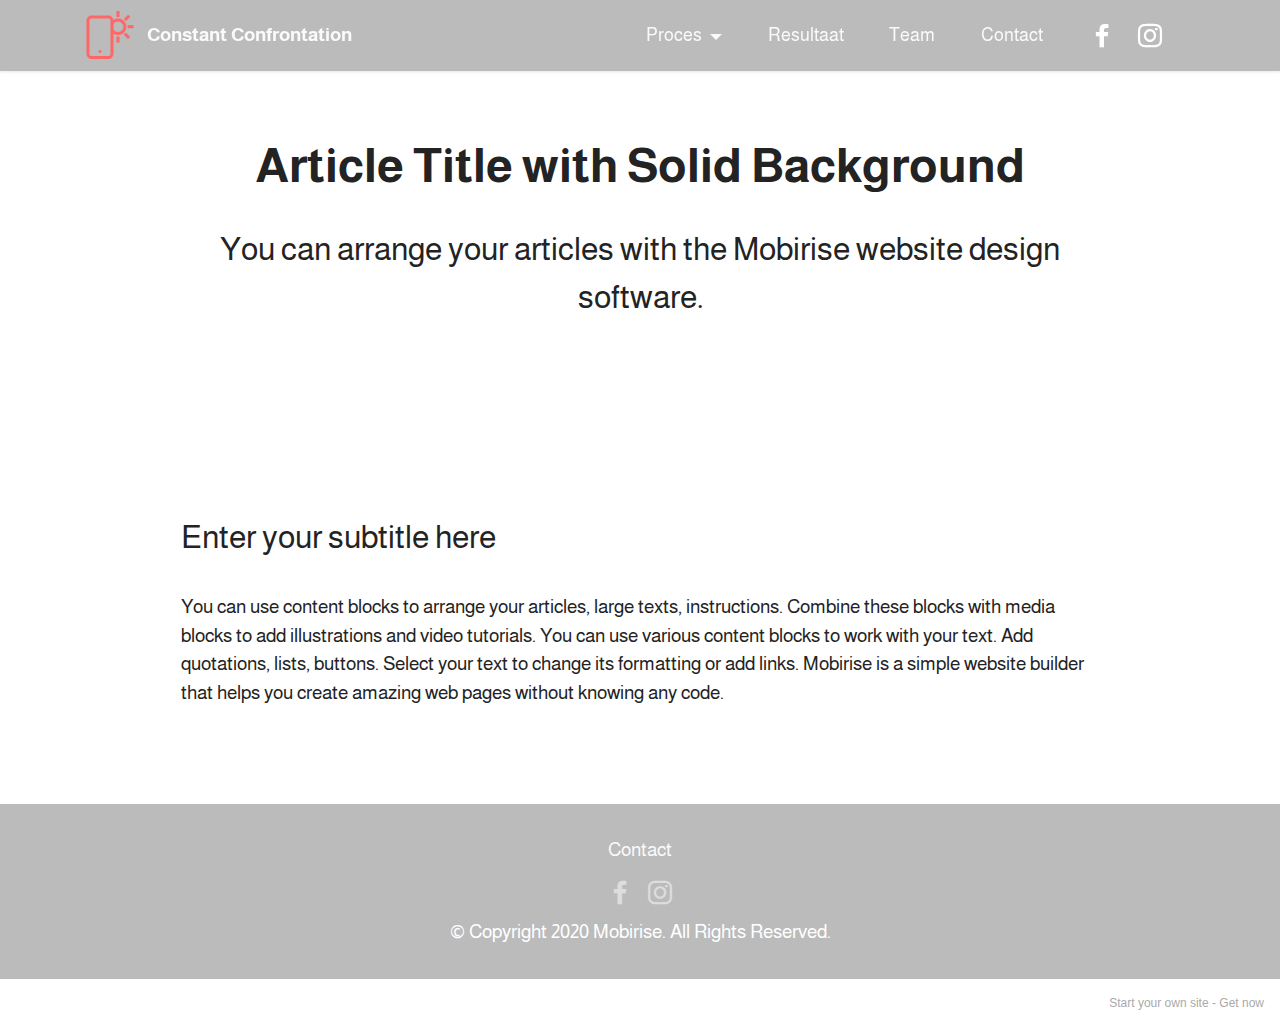
<file: page7.html>
<!DOCTYPE html>
<html  >
<head>
  <!-- Site made with Mobirise Website Builder v5.2.0, https://mobirise.com -->
  <meta charset="UTF-8">
  <meta http-equiv="X-UA-Compatible" content="IE=edge">
  <meta name="generator" content="Mobirise v5.2.0, mobirise.com">
  <meta name="viewport" content="width=device-width, initial-scale=1, minimum-scale=1">
  <link rel="shortcut icon" href="assets/images/logo.png" type="image/x-icon">
  <meta name="description" content="">
  
  
  <title>Katern C</title>
  <link rel="stylesheet" href="assets/tether/tether.min.css">
  <link rel="stylesheet" href="assets/bootstrap/css/bootstrap.min.css">
  <link rel="stylesheet" href="assets/bootstrap/css/bootstrap-grid.min.css">
  <link rel="stylesheet" href="assets/bootstrap/css/bootstrap-reboot.min.css">
  <link rel="stylesheet" href="assets/dropdown/css/style.css">
  <link rel="stylesheet" href="assets/socicon/css/styles.css">
  <link rel="stylesheet" href="assets/theme/css/style.css">
  <link rel="preload" as="style" href="assets/mobirise/css/mbr-additional.css"><link rel="stylesheet" href="assets/mobirise/css/mbr-additional.css" type="text/css">
  
  
  
  
</head>
<body>
  
  <section class="menu menu2 cid-sgTD7K5zZI" once="menu" id="menu2-17">
    
    <nav class="navbar navbar-dropdown navbar-fixed-top navbar-expand-lg">
        <div class="container">
            <div class="navbar-brand">
                <span class="navbar-logo">
                    <a href="https://mobiri.se">
                        <img src="assets/images/logo.png" alt="Mobirise" style="height: 3rem;">
                    </a>
                </span>
                <span class="navbar-caption-wrap"><a class="navbar-caption text-white display-7" href="https://mobiri.se">Constant Confrontation</a></span>
            </div>
            <button class="navbar-toggler" type="button" data-toggle="collapse" data-target="#navbarSupportedContent" aria-controls="navbarNavAltMarkup" aria-expanded="false" aria-label="Toggle navigation">
                <div class="hamburger">
                    <span></span>
                    <span></span>
                    <span></span>
                    <span></span>
                </div>
            </button>
            <div class="collapse navbar-collapse" id="navbarSupportedContent">
                <ul class="navbar-nav nav-dropdown nav-right" data-app-modern-menu="true"><li class="nav-item dropdown"><a class="nav-link link text-white dropdown-toggle display-4" href="#" aria-expanded="false" data-toggle="dropdown-submenu">Proces</a><div class="dropdown-menu"><a class="text-white dropdown-item text-primary display-4" href="page5.html" aria-expanded="false">Katern A</a><a class="text-white dropdown-item text-primary display-4" href="page6.html" aria-expanded="false">Katern B</a><a class="text-white dropdown-item text-primary display-4" href="page7.html" aria-expanded="false">Katern C</a><a class="text-white dropdown-item text-primary display-4" href="page8.html" aria-expanded="false">Katern D</a></div></li><li class="nav-item"><a class="nav-link link text-white display-4" href="page1.html">Resultaat</a></li>
                    <li class="nav-item"><a class="nav-link link text-white text-primary display-4" href="page4.html" aria-expanded="false">Team</a></li><li class="nav-item"><a class="nav-link link text-white display-4" href="page2.html">Contact</a></li></ul>
                <div class="icons-menu">
                    <a class="iconfont-wrapper" href="https://www.facebook.com/Constante-Confrontatie-103755984905448/?tn-str=k*F" target="_blank">
                        <span class="p-2 mbr-iconfont socicon-facebook socicon"></span>
                    </a>
                    <a class="iconfont-wrapper" href="https://www.instagram.com/constanteconfrontatie/">
                        <span class="p-2 mbr-iconfont socicon-instagram socicon"></span>
                    </a>
                    
                    
                </div>
                
            </div>
        </div>
    </nav>
</section>

<section class="content4 cid-shn8v2i42N" id="content4-1d">
    
    
    <div class="container">
        <div class="row justify-content-center">
            <div class="title col-md-12 col-lg-10">
                <h3 class="mbr-section-title mbr-fonts-style align-center mb-4 display-2">
                    <strong>Article Title with Solid Background</strong>
                </h3>
                <h4 class="mbr-section-subtitle align-center mbr-fonts-style mb-4 display-5">
                    You can arrange your articles with the Mobirise website design software.
                </h4>
                
            </div>
        </div>
    </div>
</section>

<section class="content5 cid-shn8vIvY6E" id="content5-1e">
    
    <div class="container">
        <div class="row justify-content-center">
            <div class="col-md-12 col-lg-10">
                
                <h4 class="mbr-section-subtitle mbr-fonts-style mb-4 display-5">
                    Enter your subtitle here
                </h4>
                <p class="mbr-text mbr-fonts-style display-7">
                    You can use content blocks to arrange your articles, large texts, instructions. Combine these blocks with media blocks to add illustrations and video tutorials. You can use various content blocks to work with your text. Add quotations, lists, buttons. Select your text to change its formatting or add links. Mobirise is a simple website builder that helps you create amazing web pages without knowing any code.</p>
            </div>
        </div>
    </div>
</section>

<section class="footer3 cid-shlRQKzW8U" once="footers" id="footer3-18">

    

    

    <div class="container">
        <div class="media-container-row align-center mbr-white">
            <div class="row row-links">
                <ul class="foot-menu">
                    
                    
                    
                    
                    
                <li class="foot-menu-item mbr-fonts-style display-7"><a href="page2.html" class="text-white">Contact</a></li></ul>
            </div>
            <div class="row social-row">
                <div class="social-list align-right pb-2">
                    
                    
                    
                    
                    
                    
                <div class="soc-item">
                        <a href="https://www.facebook.com/Constante-Confrontatie-103755984905448/?tn-str=k*F" target="_blank">
                            <span class="mbr-iconfont mbr-iconfont-social socicon-facebook socicon"></span>
                        </a>
                    </div><div class="soc-item">
                        <a href="https://www.instagram.com/constanteconfrontatie/" target="_blank">
                            <span class="mbr-iconfont mbr-iconfont-social socicon-instagram socicon"></span>
                        </a>
                    </div></div>
            </div>
            <div class="row row-copirayt">
                <p class="mbr-text mb-0 mbr-fonts-style mbr-white align-center display-7">
                    © Copyright 2020 Mobirise. All Rights Reserved.
                </p>
            </div>
        </div>
    </div>
</section><section style="background-color: #fff; font-family: -apple-system, BlinkMacSystemFont, 'Segoe UI', 'Roboto', 'Helvetica Neue', Arial, sans-serif; color:#aaa; font-size:12px; padding: 0; align-items: center; display: flex;"><a href="https://mobirise.site/c" style="flex: 1 1; height: 3rem; padding-left: 1rem;"></a><p style="flex: 0 0 auto; margin:0; padding-right:1rem;">Start your own site - <a href="https://mobirise.site/v" style="color:#aaa;">Get now</a></p></section><script src="assets/web/assets/jquery/jquery.min.js"></script>  <script src="assets/popper/popper.min.js"></script>  <script src="assets/tether/tether.min.js"></script>  <script src="assets/bootstrap/js/bootstrap.min.js"></script>  <script src="assets/smoothscroll/smooth-scroll.js"></script>  <script src="assets/dropdown/js/nav-dropdown.js"></script>  <script src="assets/dropdown/js/navbar-dropdown.js"></script>  <script src="assets/touchswipe/jquery.touch-swipe.min.js"></script>  <script src="assets/theme/js/script.js"></script>  
  
  
</body>
</html>
</file>
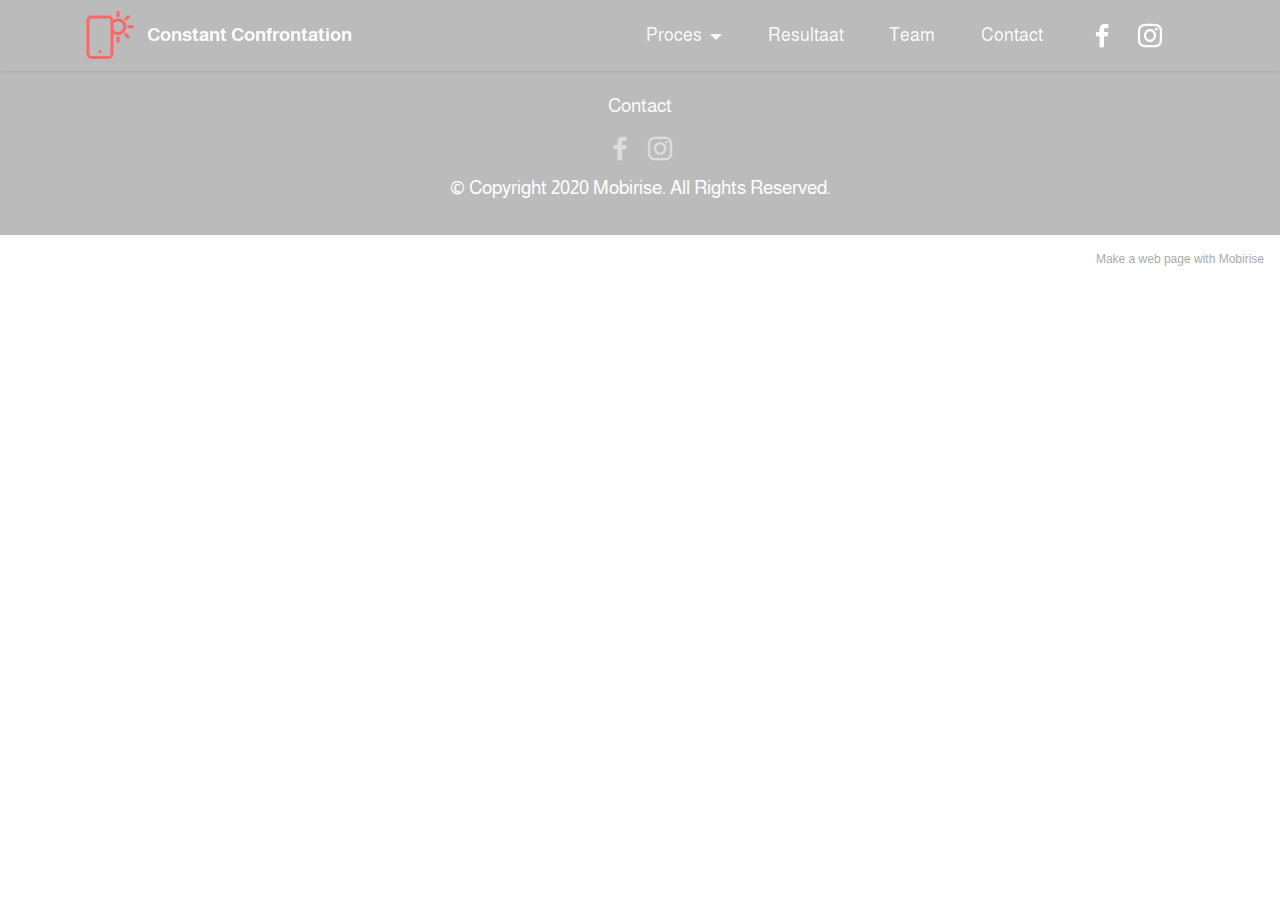
<file: page8.html>
<!DOCTYPE html>
<html  >
<head>
  <!-- Site made with Mobirise Website Builder v5.2.0, https://mobirise.com -->
  <meta charset="UTF-8">
  <meta http-equiv="X-UA-Compatible" content="IE=edge">
  <meta name="generator" content="Mobirise v5.2.0, mobirise.com">
  <meta name="viewport" content="width=device-width, initial-scale=1, minimum-scale=1">
  <link rel="shortcut icon" href="assets/images/logo.png" type="image/x-icon">
  <meta name="description" content="">
  
  
  <title>Katern D</title>
  <link rel="stylesheet" href="assets/tether/tether.min.css">
  <link rel="stylesheet" href="assets/bootstrap/css/bootstrap.min.css">
  <link rel="stylesheet" href="assets/bootstrap/css/bootstrap-grid.min.css">
  <link rel="stylesheet" href="assets/bootstrap/css/bootstrap-reboot.min.css">
  <link rel="stylesheet" href="assets/dropdown/css/style.css">
  <link rel="stylesheet" href="assets/socicon/css/styles.css">
  <link rel="stylesheet" href="assets/theme/css/style.css">
  <link rel="preload" as="style" href="assets/mobirise/css/mbr-additional.css"><link rel="stylesheet" href="assets/mobirise/css/mbr-additional.css" type="text/css">
  
  
  
  
</head>
<body>
  
  <section class="menu menu2 cid-sgTD7K5zZI" once="menu" id="menu2-19">
    
    <nav class="navbar navbar-dropdown navbar-fixed-top navbar-expand-lg">
        <div class="container">
            <div class="navbar-brand">
                <span class="navbar-logo">
                    <a href="https://mobiri.se">
                        <img src="assets/images/logo.png" alt="Mobirise" style="height: 3rem;">
                    </a>
                </span>
                <span class="navbar-caption-wrap"><a class="navbar-caption text-white display-7" href="https://mobiri.se">Constant Confrontation</a></span>
            </div>
            <button class="navbar-toggler" type="button" data-toggle="collapse" data-target="#navbarSupportedContent" aria-controls="navbarNavAltMarkup" aria-expanded="false" aria-label="Toggle navigation">
                <div class="hamburger">
                    <span></span>
                    <span></span>
                    <span></span>
                    <span></span>
                </div>
            </button>
            <div class="collapse navbar-collapse" id="navbarSupportedContent">
                <ul class="navbar-nav nav-dropdown nav-right" data-app-modern-menu="true"><li class="nav-item dropdown"><a class="nav-link link text-white dropdown-toggle display-4" href="#" aria-expanded="false" data-toggle="dropdown-submenu">Proces</a><div class="dropdown-menu"><a class="text-white dropdown-item text-primary display-4" href="page5.html" aria-expanded="false">Katern A</a><a class="text-white dropdown-item text-primary display-4" href="page6.html" aria-expanded="false">Katern B</a><a class="text-white dropdown-item text-primary display-4" href="page7.html" aria-expanded="false">Katern C</a><a class="text-white dropdown-item text-primary display-4" href="page8.html" aria-expanded="false">Katern D</a></div></li><li class="nav-item"><a class="nav-link link text-white display-4" href="page1.html">Resultaat</a></li>
                    <li class="nav-item"><a class="nav-link link text-white text-primary display-4" href="page4.html" aria-expanded="false">Team</a></li><li class="nav-item"><a class="nav-link link text-white display-4" href="page2.html">Contact</a></li></ul>
                <div class="icons-menu">
                    <a class="iconfont-wrapper" href="https://www.facebook.com/Constante-Confrontatie-103755984905448/?tn-str=k*F" target="_blank">
                        <span class="p-2 mbr-iconfont socicon-facebook socicon"></span>
                    </a>
                    <a class="iconfont-wrapper" href="https://www.instagram.com/constanteconfrontatie/">
                        <span class="p-2 mbr-iconfont socicon-instagram socicon"></span>
                    </a>
                    
                    
                </div>
                
            </div>
        </div>
    </nav>
</section>

<section class="footer3 cid-shlRQKzW8U" once="footers" id="footer3-1a">

    

    

    <div class="container">
        <div class="media-container-row align-center mbr-white">
            <div class="row row-links">
                <ul class="foot-menu">
                    
                    
                    
                    
                    
                <li class="foot-menu-item mbr-fonts-style display-7"><a href="page2.html" class="text-white">Contact</a></li></ul>
            </div>
            <div class="row social-row">
                <div class="social-list align-right pb-2">
                    
                    
                    
                    
                    
                    
                <div class="soc-item">
                        <a href="https://www.facebook.com/Constante-Confrontatie-103755984905448/?tn-str=k*F" target="_blank">
                            <span class="mbr-iconfont mbr-iconfont-social socicon-facebook socicon"></span>
                        </a>
                    </div><div class="soc-item">
                        <a href="https://www.instagram.com/constanteconfrontatie/" target="_blank">
                            <span class="mbr-iconfont mbr-iconfont-social socicon-instagram socicon"></span>
                        </a>
                    </div></div>
            </div>
            <div class="row row-copirayt">
                <p class="mbr-text mb-0 mbr-fonts-style mbr-white align-center display-7">
                    © Copyright 2020 Mobirise. All Rights Reserved.
                </p>
            </div>
        </div>
    </div>
</section><section style="background-color: #fff; font-family: -apple-system, BlinkMacSystemFont, 'Segoe UI', 'Roboto', 'Helvetica Neue', Arial, sans-serif; color:#aaa; font-size:12px; padding: 0; align-items: center; display: flex;"><a href="https://mobirise.site/w" style="flex: 1 1; height: 3rem; padding-left: 1rem;"></a><p style="flex: 0 0 auto; margin:0; padding-right:1rem;">Make a <a href="https://mobirise.site/y" style="color:#aaa;">web page</a> with Mobirise</p></section><script src="assets/web/assets/jquery/jquery.min.js"></script>  <script src="assets/popper/popper.min.js"></script>  <script src="assets/tether/tether.min.js"></script>  <script src="assets/bootstrap/js/bootstrap.min.js"></script>  <script src="assets/smoothscroll/smooth-scroll.js"></script>  <script src="assets/dropdown/js/nav-dropdown.js"></script>  <script src="assets/dropdown/js/navbar-dropdown.js"></script>  <script src="assets/touchswipe/jquery.touch-swipe.min.js"></script>  <script src="assets/theme/js/script.js"></script>  
  
  
</body>
</html>
</file>
<file: assets/dropdown/css/style.css>
.navbar-dropdown {
  left: 0;
  padding: 0;
  position: absolute;
  right: 0;
  top: 0;
  transition: all 0.45s ease;
  z-index: 1030;
  background: #282828; }
  .navbar-dropdown .navbar-logo {
    margin-right: 0.8rem;
    transition: margin 0.3s ease-in-out;
    vertical-align: middle; }
    .navbar-dropdown .navbar-logo img {
      height: 3.125rem;
      transition: all 0.3s ease-in-out; }
    .navbar-dropdown .navbar-logo.mbr-iconfont {
      font-size: 3.125rem;
      line-height: 3.125rem; }
  .navbar-dropdown .navbar-caption {
    font-weight: 700;
    white-space: normal;
    vertical-align: -4px;
    line-height: 3.125rem !important; }
    .navbar-dropdown .navbar-caption, .navbar-dropdown .navbar-caption:hover {
      color: inherit;
      text-decoration: none; }
  .navbar-dropdown .mbr-iconfont + .navbar-caption {
    vertical-align: -1px; }
  .navbar-dropdown.navbar-fixed-top {
    position: fixed; }
  .navbar-dropdown .navbar-brand span {
    vertical-align: -4px; }
  .navbar-dropdown.bg-color.transparent {
    background: none; }
  .navbar-dropdown.navbar-short .navbar-brand {
    padding: 0.625rem 0; }
    .navbar-dropdown.navbar-short .navbar-brand span {
      vertical-align: -1px; }
  .navbar-dropdown.navbar-short .navbar-caption {
    line-height: 2.375rem !important;
    vertical-align: -2px; }
  .navbar-dropdown.navbar-short .navbar-logo {
    margin-right: 0.5rem; }
    .navbar-dropdown.navbar-short .navbar-logo img {
      height: 2.375rem; }
    .navbar-dropdown.navbar-short .navbar-logo.mbr-iconfont {
      font-size: 2.375rem;
      line-height: 2.375rem; }
  .navbar-dropdown.navbar-short .mbr-table-cell {
    height: 3.625rem; }
  .navbar-dropdown .navbar-close {
    left: 0.6875rem;
    position: fixed;
    top: 0.75rem;
    z-index: 1000; }
  .navbar-dropdown .hamburger-icon {
    content: "";
    display: inline-block;
    vertical-align: middle;
    width: 16px;
    -webkit-box-shadow: 0 -6px 0 1px #282828,0 0 0 1px #282828,0 6px 0 1px #282828;
    -moz-box-shadow: 0 -6px 0 1px #282828,0 0 0 1px #282828,0 6px 0 1px #282828;
    box-shadow: 0 -6px 0 1px #282828,0 0 0 1px #282828,0 6px 0 1px #282828; }

.dropdown-menu .dropdown-toggle[data-toggle="dropdown-submenu"]::after {
  border-bottom: 0.35em solid transparent;
  border-left: 0.35em solid;
  border-right: 0;
  border-top: 0.35em solid transparent;
  margin-left: 0.3rem; }

.dropdown-menu .dropdown-item:focus {
  outline: 0; }

.nav-dropdown {
  font-size: 0.75rem;
  font-weight: 500;
  height: auto !important; }
  .nav-dropdown .nav-btn {
    padding-left: 1rem; }
  .nav-dropdown .link {
    margin: .667em 1.667em;
    font-weight: 500;
    padding: 0;
    transition: color .2s ease-in-out; }
    .nav-dropdown .link.dropdown-toggle {
      margin-right: 2.583em; }
      .nav-dropdown .link.dropdown-toggle::after {
        margin-left: .25rem;
        border-top: 0.35em solid;
        border-right: 0.35em solid transparent;
        border-left: 0.35em solid transparent;
        border-bottom: 0; }
      .nav-dropdown .link.dropdown-toggle[aria-expanded="true"] {
        margin: 0;
        padding: 0.667em 3.263em  0.667em 1.667em; }
  .nav-dropdown .link::after,
  .nav-dropdown .dropdown-item::after {
    color: inherit; }
  .nav-dropdown .btn {
    font-size: 0.75rem;
    font-weight: 700;
    letter-spacing: 0;
    margin-bottom: 0;
    padding-left: 1.25rem;
    padding-right: 1.25rem; }
  .nav-dropdown .dropdown-menu {
    border-radius: 0;
    border: 0;
    left: 0;
    margin: 0;
    padding-bottom: 1.25rem;
    padding-top: 1.25rem;
    position: relative; }
  .nav-dropdown .dropdown-submenu {
    margin-left: 0.125rem;
    top: 0; }
  .nav-dropdown .dropdown-item {
    font-weight: 500;
    line-height: 2;
    padding: 0.3846em 4.615em 0.3846em 1.5385em;
    position: relative;
    transition: color .2s ease-in-out, background-color .2s ease-in-out; }
    .nav-dropdown .dropdown-item::after {
      margin-top: -0.3077em;
      position: absolute;
      right: 1.1538em;
      top: 50%; }
    .nav-dropdown .dropdown-item:focus, .nav-dropdown .dropdown-item:hover {
      background: none; }

@media (max-width: 767px) {
  .nav-dropdown.navbar-toggleable-sm {
    bottom: 0;
    display: none;
    left: 0;
    overflow-x: hidden;
    position: fixed;
    top: 0;
    transform: translateX(-100%);
    -ms-transform: translateX(-100%);
    -webkit-transform: translateX(-100%);
    width: 18.75rem;
    z-index: 999; } }
.nav-dropdown.navbar-toggleable-xl {
  bottom: 0;
  display: none;
  left: 0;
  overflow-x: hidden;
  position: fixed;
  top: 0;
  transform: translateX(-100%);
  -ms-transform: translateX(-100%);
  -webkit-transform: translateX(-100%);
  width: 18.75rem;
  z-index: 999; }

.nav-dropdown-sm {
  display: block !important;
  overflow-x: hidden;
  overflow: auto;
  padding-top: 3.875rem; }
  .nav-dropdown-sm::after {
    content: "";
    display: block;
    height: 3rem;
    width: 100%; }
  .nav-dropdown-sm.collapse.in ~ .navbar-close {
    display: block !important; }
  .nav-dropdown-sm.collapsing, .nav-dropdown-sm.collapse.in {
    transform: translateX(0);
    -ms-transform: translateX(0);
    -webkit-transform: translateX(0);
    transition: all 0.25s ease-out;
    -webkit-transition: all 0.25s ease-out;
    background: #282828; }
  .nav-dropdown-sm.collapsing[aria-expanded="false"] {
    transform: translateX(-100%);
    -ms-transform: translateX(-100%);
    -webkit-transform: translateX(-100%); }
  .nav-dropdown-sm .nav-item {
    display: block;
    margin-left: 0 !important;
    padding-left: 0; }
  .nav-dropdown-sm .link,
  .nav-dropdown-sm .dropdown-item {
    border-top: 1px dotted rgba(255, 255, 255, 0.1);
    font-size: 0.8125rem;
    line-height: 1.6;
    margin: 0 !important;
    padding: 0.875rem 2.4rem 0.875rem 1.5625rem !important;
    position: relative;
    white-space: normal; }
    .nav-dropdown-sm .link:focus, .nav-dropdown-sm .link:hover,
    .nav-dropdown-sm .dropdown-item:focus,
    .nav-dropdown-sm .dropdown-item:hover {
      background: rgba(0, 0, 0, 0.2) !important;
      color: #c0a375; }
  .nav-dropdown-sm .nav-btn {
    position: relative;
    padding: 1.5625rem 1.5625rem 0 1.5625rem; }
    .nav-dropdown-sm .nav-btn::before {
      border-top: 1px dotted rgba(255, 255, 255, 0.1);
      content: "";
      left: 0;
      position: absolute;
      top: 0;
      width: 100%; }
    .nav-dropdown-sm .nav-btn + .nav-btn {
      padding-top: 0.625rem; }
      .nav-dropdown-sm .nav-btn + .nav-btn::before {
        display: none; }
  .nav-dropdown-sm .btn {
    padding: 0.625rem 0; }
  .nav-dropdown-sm .dropdown-toggle[data-toggle="dropdown-submenu"]::after {
    margin-left: .25rem;
    border-top: 0.35em solid;
    border-right: 0.35em solid transparent;
    border-left: 0.35em solid transparent;
    border-bottom: 0; }
  .nav-dropdown-sm .dropdown-toggle[data-toggle="dropdown-submenu"][aria-expanded="true"]::after {
    border-top: 0;
    border-right: 0.35em solid transparent;
    border-left: 0.35em solid transparent;
    border-bottom: 0.35em solid; }
  .nav-dropdown-sm .dropdown-menu {
    margin: 0;
    padding: 0;
    position: relative;
    top: 0;
    left: 0;
    width: 100%;
    border: 0;
    float: none;
    border-radius: 0;
    background: none; }
  .nav-dropdown-sm .dropdown-submenu {
    left: 100%;
    margin-left: 0.125rem;
    margin-top: -1.25rem;
    top: 0; }

.navbar-toggleable-sm .nav-dropdown .dropdown-menu {
  position: absolute; }

.navbar-toggleable-sm .nav-dropdown .dropdown-submenu {
  left: 100%;
  margin-left: 0.125rem;
  margin-top: -1.25rem;
  top: 0; }

.navbar-toggleable-sm.opened .nav-dropdown .dropdown-menu {
  position: relative; }

.navbar-toggleable-sm.opened .nav-dropdown .dropdown-submenu {
  left: 0;
  margin-left: 00rem;
  margin-top: 0rem;
  top: 0; }

.is-builder .nav-dropdown.collapsing {
  transition: none !important; }

/*# sourceMappingURL=style.css.map */
</file>
<file: assets/socicon/css/styles.css>
@charset "UTF-8";

@font-face {
  font-family: 'Socicon';
  src:  url('../fonts/socicon.eot');
  src:  url('../fonts/socicon.eot?#iefix') format('embedded-opentype'),
    url('../fonts/socicon.woff2') format('woff2'),
    url('../fonts/socicon.ttf') format('truetype'),
    url('../fonts/socicon.woff') format('woff'),
    url('../fonts/socicon.svg#socicon') format('svg');
  font-weight: normal;
  font-style: normal;
}

[data-icon]:before {
  font-family: "socicon" !important;
  content: attr(data-icon);
  font-style: normal !important;
  font-weight: normal !important;
  font-variant: normal !important;
  text-transform: none !important;
  speak: none;
  line-height: 1;
  -webkit-font-smoothing: antialiased;
  -moz-osx-font-smoothing: grayscale;
}

[class^="socicon-"], [class*=" socicon-"] {
  /* use !important to prevent issues with browser extensions that change fonts */
  font-family: 'Socicon' !important;
  speak: none;
  font-style: normal;
  font-weight: normal;
  font-variant: normal;
  text-transform: none;
  line-height: 1;

  /* Better Font Rendering =========== */
  -webkit-font-smoothing: antialiased;
  -moz-osx-font-smoothing: grayscale;
}

.socicon-eitaa:before {
  content: "\e97c";
}
.socicon-soroush:before {
  content: "\e97d";
}
.socicon-bale:before {
  content: "\e97e";
}
.socicon-zazzle:before {
  content: "\e97b";
}
.socicon-society6:before {
  content: "\e97a";
}
.socicon-redbubble:before {
  content: "\e979";
}
.socicon-avvo:before {
  content: "\e978";
}
.socicon-stitcher:before {
  content: "\e977";
}
.socicon-googlehangouts:before {
  content: "\e974";
}
.socicon-dlive:before {
  content: "\e975";
}
.socicon-vsco:before {
  content: "\e976";
}
.socicon-flipboard:before {
  content: "\e973";
}
.socicon-ubuntu:before {
  content: "\e958";
}
.socicon-artstation:before {
  content: "\e959";
}
.socicon-invision:before {
  content: "\e95a";
}
.socicon-torial:before {
  content: "\e95b";
}
.socicon-collectorz:before {
  content: "\e95c";
}
.socicon-seenthis:before {
  content: "\e95d";
}
.socicon-googleplaymusic:before {
  content: "\e95e";
}
.socicon-debian:before {
  content: "\e95f";
}
.socicon-filmfreeway:before {
  content: "\e960";
}
.socicon-gnome:before {
  content: "\e961";
}
.socicon-itchio:before {
  content: "\e962";
}
.socicon-jamendo:before {
  content: "\e963";
}
.socicon-mix:before {
  content: "\e964";
}
.socicon-sharepoint:before {
  content: "\e965";
}
.socicon-tinder:before {
  content: "\e966";
}
.socicon-windguru:before {
  content: "\e967";
}
.socicon-cdbaby:before {
  content: "\e968";
}
.socicon-elementaryos:before {
  content: "\e969";
}
.socicon-stage32:before {
  content: "\e96a";
}
.socicon-tiktok:before {
  content: "\e96b";
}
.socicon-gitter:before {
  content: "\e96c";
}
.socicon-letterboxd:before {
  content: "\e96d";
}
.socicon-threema:before {
  content: "\e96e";
}
.socicon-splice:before {
  content: "\e96f";
}
.socicon-metapop:before {
  content: "\e970";
}
.socicon-naver:before {
  content: "\e971";
}
.socicon-remote:before {
  content: "\e972";
}
.socicon-internet:before {
  content: "\e957";
}
.socicon-moddb:before {
  content: "\e94b";
}
.socicon-indiedb:before {
  content: "\e94c";
}
.socicon-traxsource:before {
  content: "\e94d";
}
.socicon-gamefor:before {
  content: "\e94e";
}
.socicon-pixiv:before {
  content: "\e94f";
}
.socicon-myanimelist:before {
  content: "\e950";
}
.socicon-blackberry:before {
  content: "\e951";
}
.socicon-wickr:before {
  content: "\e952";
}
.socicon-spip:before {
  content: "\e953";
}
.socicon-napster:before {
  content: "\e954";
}
.socicon-beatport:before {
  content: "\e955";
}
.socicon-hackerone:before {
  content: "\e956";
}
.socicon-hackernews:before {
  content: "\e946";
}
.socicon-smashwords:before {
  content: "\e947";
}
.socicon-kobo:before {
  content: "\e948";
}
.socicon-bookbub:before {
  content: "\e949";
}
.socicon-mailru:before {
  content: "\e94a";
}
.socicon-gitlab:before {
  content: "\e945";
}
.socicon-instructables:before {
  content: "\e944";
}
.socicon-portfolio:before {
  content: "\e943";
}
.socicon-codered:before {
  content: "\e940";
}
.socicon-origin:before {
  content: "\e941";
}
.socicon-nextdoor:before {
  content: "\e942";
}
.socicon-udemy:before {
  content: "\e93f";
}
.socicon-livemaster:before {
  content: "\e93e";
}
.socicon-crunchbase:before {
  content: "\e93b";
}
.socicon-homefy:before {
  content: "\e93c";
}
.socicon-calendly:before {
  content: "\e93d";
}
.socicon-realtor:before {
  content: "\e90f";
}
.socicon-tidal:before {
  content: "\e910";
}
.socicon-qobuz:before {
  content: "\e911";
}
.socicon-natgeo:before {
  content: "\e912";
}
.socicon-mastodon:before {
  content: "\e913";
}
.socicon-unsplash:before {
  content: "\e914";
}
.socicon-homeadvisor:before {
  content: "\e915";
}
.socicon-angieslist:before {
  content: "\e916";
}
.socicon-codepen:before {
  content: "\e917";
}
.socicon-slack:before {
  content: "\e918";
}
.socicon-openaigym:before {
  content: "\e919";
}
.socicon-logmein:before {
  content: "\e91a";
}
.socicon-fiverr:before {
  content: "\e91b";
}
.socicon-gotomeeting:before {
  content: "\e91c";
}
.socicon-aliexpress:before {
  content: "\e91d";
}
.socicon-guru:before {
  content: "\e91e";
}
.socicon-appstore:before {
  content: "\e91f";
}
.socicon-homes:before {
  content: "\e920";
}
.socicon-zoom:before {
  content: "\e921";
}
.socicon-alibaba:before {
  content: "\e922";
}
.socicon-craigslist:before {
  content: "\e923";
}
.socicon-wix:before {
  content: "\e924";
}
.socicon-redfin:before {
  content: "\e925";
}
.socicon-googlecalendar:before {
  content: "\e926";
}
.socicon-shopify:before {
  content: "\e927";
}
.socicon-freelancer:before {
  content: "\e928";
}
.socicon-seedrs:before {
  content: "\e929";
}
.socicon-bing:before {
  content: "\e92a";
}
.socicon-doodle:before {
  content: "\e92b";
}
.socicon-bonanza:before {
  content: "\e92c";
}
.socicon-squarespace:before {
  content: "\e92d";
}
.socicon-toptal:before {
  content: "\e92e";
}
.socicon-gust:before {
  content: "\e92f";
}
.socicon-ask:before {
  content: "\e930";
}
.socicon-trulia:before {
  content: "\e931";
}
.socicon-loomly:before {
  content: "\e932";
}
.socicon-ghost:before {
  content: "\e933";
}
.socicon-upwork:before {
  content: "\e934";
}
.socicon-fundable:before {
  content: "\e935";
}
.socicon-booking:before {
  content: "\e936";
}
.socicon-googlemaps:before {
  content: "\e937";
}
.socicon-zillow:before {
  content: "\e938";
}
.socicon-niconico:before {
  content: "\e939";
}
.socicon-toneden:before {
  content: "\e93a";
}
.socicon-augment:before {
  content: "\e908";
}
.socicon-bitbucket:before {
  content: "\e909";
}
.socicon-fyuse:before {
  content: "\e90a";
}
.socicon-yt-gaming:before {
  content: "\e90b";
}
.socicon-sketchfab:before {
  content: "\e90c";
}
.socicon-mobcrush:before {
  content: "\e90d";
}
.socicon-microsoft:before {
  content: "\e90e";
}
.socicon-pandora:before {
  content: "\e907";
}
.socicon-messenger:before {
  content: "\e906";
}
.socicon-gamewisp:before {
  content: "\e905";
}
.socicon-bloglovin:before {
  content: "\e904";
}
.socicon-tunein:before {
  content: "\e903";
}
.socicon-gamejolt:before {
  content: "\e901";
}
.socicon-trello:before {
  content: "\e902";
}
.socicon-spreadshirt:before {
  content: "\e900";
}
.socicon-500px:before {
  content: "\e000";
}
.socicon-8tracks:before {
  content: "\e001";
}
.socicon-airbnb:before {
  content: "\e002";
}
.socicon-alliance:before {
  content: "\e003";
}
.socicon-amazon:before {
  content: "\e004";
}
.socicon-amplement:before {
  content: "\e005";
}
.socicon-android:before {
  content: "\e006";
}
.socicon-angellist:before {
  content: "\e007";
}
.socicon-apple:before {
  content: "\e008";
}
.socicon-appnet:before {
  content: "\e009";
}
.socicon-baidu:before {
  content: "\e00a";
}
.socicon-bandcamp:before {
  content: "\e00b";
}
.socicon-battlenet:before {
  content: "\e00c";
}
.socicon-mixer:before {
  content: "\e00d";
}
.socicon-bebee:before {
  content: "\e00e";
}
.socicon-bebo:before {
  content: "\e00f";
}
.socicon-behance:before {
  content: "\e010";
}
.socicon-blizzard:before {
  content: "\e011";
}
.socicon-blogger:before {
  content: "\e012";
}
.socicon-buffer:before {
  content: "\e013";
}
.socicon-chrome:before {
  content: "\e014";
}
.socicon-coderwall:before {
  content: "\e015";
}
.socicon-curse:before {
  content: "\e016";
}
.socicon-dailymotion:before {
  content: "\e017";
}
.socicon-deezer:before {
  content: "\e018";
}
.socicon-delicious:before {
  content: "\e019";
}
.socicon-deviantart:before {
  content: "\e01a";
}
.socicon-diablo:before {
  content: "\e01b";
}
.socicon-digg:before {
  content: "\e01c";
}
.socicon-discord:before {
  content: "\e01d";
}
.socicon-disqus:before {
  content: "\e01e";
}
.socicon-douban:before {
  content: "\e01f";
}
.socicon-draugiem:before {
  content: "\e020";
}
.socicon-dribbble:before {
  content: "\e021";
}
.socicon-drupal:before {
  content: "\e022";
}
.socicon-ebay:before {
  content: "\e023";
}
.socicon-ello:before {
  content: "\e024";
}
.socicon-endomodo:before {
  content: "\e025";
}
.socicon-envato:before {
  content: "\e026";
}
.socicon-etsy:before {
  content: "\e027";
}
.socicon-facebook:before {
  content: "\e028";
}
.socicon-feedburner:before {
  content: "\e029";
}
.socicon-filmweb:before {
  content: "\e02a";
}
.socicon-firefox:before {
  content: "\e02b";
}
.socicon-flattr:before {
  content: "\e02c";
}
.socicon-flickr:before {
  content: "\e02d";
}
.socicon-formulr:before {
  content: "\e02e";
}
.socicon-forrst:before {
  content: "\e02f";
}
.socicon-foursquare:before {
  content: "\e030";
}
.socicon-friendfeed:before {
  content: "\e031";
}
.socicon-github:before {
  content: "\e032";
}
.socicon-goodreads:before {
  content: "\e033";
}
.socicon-google:before {
  content: "\e034";
}
.socicon-googlescholar:before {
  content: "\e035";
}
.socicon-googlegroups:before {
  content: "\e036";
}
.socicon-googlephotos:before {
  content: "\e037";
}
.socicon-googleplus:before {
  content: "\e038";
}
.socicon-grooveshark:before {
  content: "\e039";
}
.socicon-hackerrank:before {
  content: "\e03a";
}
.socicon-hearthstone:before {
  content: "\e03b";
}
.socicon-hellocoton:before {
  content: "\e03c";
}
.socicon-heroes:before {
  content: "\e03d";
}
.socicon-smashcast:before {
  content: "\e03e";
}
.socicon-horde:before {
  content: "\e03f";
}
.socicon-houzz:before {
  content: "\e040";
}
.socicon-icq:before {
  content: "\e041";
}
.socicon-identica:before {
  content: "\e042";
}
.socicon-imdb:before {
  content: "\e043";
}
.socicon-instagram:before {
  content: "\e044";
}
.socicon-issuu:before {
  content: "\e045";
}
.socicon-istock:before {
  content: "\e046";
}
.socicon-itunes:before {
  content: "\e047";
}
.socicon-keybase:before {
  content: "\e048";
}
.socicon-lanyrd:before {
  content: "\e049";
}
.socicon-lastfm:before {
  content: "\e04a";
}
.socicon-line:before {
  content: "\e04b";
}
.socicon-linkedin:before {
  content: "\e04c";
}
.socicon-livejournal:before {
  content: "\e04d";
}
.socicon-lyft:before {
  content: "\e04e";
}
.socicon-macos:before {
  content: "\e04f";
}
.socicon-mail:before {
  content: "\e050";
}
.socicon-medium:before {
  content: "\e051";
}
.socicon-meetup:before {
  content: "\e052";
}
.socicon-mixcloud:before {
  content: "\e053";
}
.socicon-modelmayhem:before {
  content: "\e054";
}
.socicon-mumble:before {
  content: "\e055";
}
.socicon-myspace:before {
  content: "\e056";
}
.socicon-newsvine:before {
  content: "\e057";
}
.socicon-nintendo:before {
  content: "\e058";
}
.socicon-npm:before {
  content: "\e059";
}
.socicon-odnoklassniki:before {
  content: "\e05a";
}
.socicon-openid:before {
  content: "\e05b";
}
.socicon-opera:before {
  content: "\e05c";
}
.socicon-outlook:before {
  content: "\e05d";
}
.socicon-overwatch:before {
  content: "\e05e";
}
.socicon-patreon:before {
  content: "\e05f";
}
.socicon-paypal:before {
  content: "\e060";
}
.socicon-periscope:before {
  content: "\e061";
}
.socicon-persona:before {
  content: "\e062";
}
.socicon-pinterest:before {
  content: "\e063";
}
.socicon-play:before {
  content: "\e064";
}
.socicon-player:before {
  content: "\e065";
}
.socicon-playstation:before {
  content: "\e066";
}
.socicon-pocket:before {
  content: "\e067";
}
.socicon-qq:before {
  content: "\e068";
}
.socicon-quora:before {
  content: "\e069";
}
.socicon-raidcall:before {
  content: "\e06a";
}
.socicon-ravelry:before {
  content: "\e06b";
}
.socicon-reddit:before {
  content: "\e06c";
}
.socicon-renren:before {
  content: "\e06d";
}
.socicon-researchgate:before {
  content: "\e06e";
}
.socicon-residentadvisor:before {
  content: "\e06f";
}
.socicon-reverbnation:before {
  content: "\e070";
}
.socicon-rss:before {
  content: "\e071";
}
.socicon-sharethis:before {
  content: "\e072";
}
.socicon-skype:before {
  content: "\e073";
}
.socicon-slideshare:before {
  content: "\e074";
}
.socicon-smugmug:before {
  content: "\e075";
}
.socicon-snapchat:before {
  content: "\e076";
}
.socicon-songkick:before {
  content: "\e077";
}
.socicon-soundcloud:before {
  content: "\e078";
}
.socicon-spotify:before {
  content: "\e079";
}
.socicon-stackexchange:before {
  content: "\e07a";
}
.socicon-stackoverflow:before {
  content: "\e07b";
}
.socicon-starcraft:before {
  content: "\e07c";
}
.socicon-stayfriends:before {
  content: "\e07d";
}
.socicon-steam:before {
  content: "\e07e";
}
.socicon-storehouse:before {
  content: "\e07f";
}
.socicon-strava:before {
  content: "\e080";
}
.socicon-streamjar:before {
  content: "\e081";
}
.socicon-stumbleupon:before {
  content: "\e082";
}
.socicon-swarm:before {
  content: "\e083";
}
.socicon-teamspeak:before {
  content: "\e084";
}
.socicon-teamviewer:before {
  content: "\e085";
}
.socicon-technorati:before {
  content: "\e086";
}
.socicon-telegram:before {
  content: "\e087";
}
.socicon-tripadvisor:before {
  content: "\e088";
}
.socicon-tripit:before {
  content: "\e089";
}
.socicon-triplej:before {
  content: "\e08a";
}
.socicon-tumblr:before {
  content: "\e08b";
}
.socicon-twitch:before {
  content: "\e08c";
}
.socicon-twitter:before {
  content: "\e08d";
}
.socicon-uber:before {
  content: "\e08e";
}
.socicon-ventrilo:before {
  content: "\e08f";
}
.socicon-viadeo:before {
  content: "\e090";
}
.socicon-viber:before {
  content: "\e091";
}
.socicon-viewbug:before {
  content: "\e092";
}
.socicon-vimeo:before {
  content: "\e093";
}
.socicon-vine:before {
  content: "\e094";
}
.socicon-vkontakte:before {
  content: "\e095";
}
.socicon-warcraft:before {
  content: "\e096";
}
.socicon-wechat:before {
  content: "\e097";
}
.socicon-weibo:before {
  content: "\e098";
}
.socicon-whatsapp:before {
  content: "\e099";
}
.socicon-wikipedia:before {
  content: "\e09a";
}
.socicon-windows:before {
  content: "\e09b";
}
.socicon-wordpress:before {
  content: "\e09c";
}
.socicon-wykop:before {
  content: "\e09d";
}
.socicon-xbox:before {
  content: "\e09e";
}
.socicon-xing:before {
  content: "\e09f";
}
.socicon-yahoo:before {
  content: "\e0a0";
}
.socicon-yammer:before {
  content: "\e0a1";
}
.socicon-yandex:before {
  content: "\e0a2";
}
.socicon-yelp:before {
  content: "\e0a3";
}
.socicon-younow:before {
  content: "\e0a4";
}
.socicon-youtube:before {
  content: "\e0a5";
}
.socicon-zapier:before {
  content: "\e0a6";
}
.socicon-zerply:before {
  content: "\e0a7";
}
.socicon-zomato:before {
  content: "\e0a8";
}
.socicon-zynga:before {
  content: "\e0a9";
}
</file>
<file: assets/theme/css/style.css>
section {
  background-color: #ffffff;
}

body {
  font-style: normal;
  line-height: 1.5;
  font-weight: 400;
  color: #232323;
  position: relative;
}

section,
.container,
.container-fluid {
  position: relative;
  word-wrap: break-word;
}

a.mbr-iconfont:hover {
  text-decoration: none;
}

.article .lead p,
.article .lead ul,
.article .lead ol,
.article .lead pre,
.article .lead blockquote {
  margin-bottom: 0;
}

a {
  font-style: normal;
  font-weight: 400;
  cursor: pointer;
}

a, a:hover {
  text-decoration: none;
}

.mbr-section-title {
  font-style: normal;
  line-height: 1.3;
}

.mbr-section-subtitle {
  line-height: 1.3;
}

.mbr-text {
  font-style: normal;
  line-height: 1.7;
}

h1,
h2,
h3,
h4,
h5,
h6,
.display-1,
.display-2,
.display-4,
.display-5,
.display-7,
span,
p,
a {
  line-height: 1;
  word-break: break-word;
  word-wrap: break-word;
  font-weight: 400;
}

b,
strong {
  font-weight: bold;
}

input:-webkit-autofill, input:-webkit-autofill:hover, input:-webkit-autofill:focus, input:-webkit-autofill:active {
  -webkit-transition-delay: 9999s;
          transition-delay: 9999s;
  -webkit-transition-property: background-color, color;
  transition-property: background-color, color;
}

textarea[type="hidden"] {
  display: none;
}

section {
  background-position: 50% 50%;
  background-repeat: no-repeat;
  background-size: cover;
}

section .mbr-background-video,
section .mbr-background-video-preview {
  position: absolute;
  bottom: 0;
  left: 0;
  right: 0;
  top: 0;
}

.hidden {
  visibility: hidden;
}

.mbr-z-index20 {
  z-index: 20;
}

/*! Base colors */
.mbr-white {
  color: #ffffff;
}

.mbr-black {
  color: #111111;
}

.mbr-bg-white {
  background-color: #ffffff;
}

.mbr-bg-black {
  background-color: #000000;
}

/*! Text-aligns */
.align-left {
  text-align: left;
}

.align-center {
  text-align: center;
}

.align-right {
  text-align: right;
}

/*! Font-weight  */
.mbr-light {
  font-weight: 300;
}

.mbr-regular {
  font-weight: 400;
}

.mbr-semibold {
  font-weight: 500;
}

.mbr-bold {
  font-weight: 700;
}

/*! Media  */
.media-content {
  -ms-flex-preferred-size: 100%;
      flex-basis: 100%;
}

.media-container-row {
  display: -webkit-box;
  display: -ms-flexbox;
  display: flex;
  -webkit-box-orient: horizontal;
  -webkit-box-direction: normal;
      -ms-flex-direction: row;
          flex-direction: row;
  -ms-flex-wrap: wrap;
      flex-wrap: wrap;
  -webkit-box-pack: center;
      -ms-flex-pack: center;
          justify-content: center;
  -ms-flex-line-pack: center;
      align-content: center;
  -webkit-box-align: start;
      -ms-flex-align: start;
          align-items: start;
}

.media-container-row .media-size-item {
  width: 400px;
}

.media-container-column {
  display: -webkit-box;
  display: -ms-flexbox;
  display: flex;
  -webkit-box-orient: vertical;
  -webkit-box-direction: normal;
      -ms-flex-direction: column;
          flex-direction: column;
  -ms-flex-wrap: wrap;
      flex-wrap: wrap;
  -webkit-box-pack: center;
      -ms-flex-pack: center;
          justify-content: center;
  -ms-flex-line-pack: center;
      align-content: center;
  -webkit-box-align: stretch;
      -ms-flex-align: stretch;
          align-items: stretch;
}

.media-container-column > * {
  width: 100%;
}

@media (min-width: 992px) {
  .media-container-row {
    -ms-flex-wrap: nowrap;
        flex-wrap: nowrap;
  }
}

figure {
  margin-bottom: 0;
  overflow: hidden;
}

figure[mbr-media-size] {
  -webkit-transition: width 0.1s;
  transition: width 0.1s;
}

img,
iframe {
  display: block;
  width: 100%;
}

.card {
  background-color: transparent;
  border: none;
}

.card-box {
  width: 100%;
}

.card-img {
  text-align: center;
  -ms-flex-negative: 0;
      flex-shrink: 0;
  -webkit-flex-shrink: 0;
}

.media {
  max-width: 100%;
  margin: 0 auto;
}

.mbr-figure {
  -ms-flex-item-align: center;
      -ms-grid-row-align: center;
      align-self: center;
}

.media-container > div {
  max-width: 100%;
}

.mbr-figure img,
.card-img img {
  width: 100%;
}

@media (max-width: 991px) {
  .media-size-item {
    width: auto !important;
  }
  .media {
    width: auto;
  }
  .mbr-figure {
    width: 100% !important;
  }
}

/*! Buttons */
.mbr-section-btn {
  margin-left: -0.6rem;
  margin-right: -0.6rem;
  font-size: 0;
}

.btn {
  font-weight: 600;
  border-width: 1px;
  font-style: normal;
  margin: 0.6rem 0.6rem;
  white-space: normal;
  -webkit-transition: all 0.2s ease-in-out;
  transition: all 0.2s ease-in-out;
  display: -webkit-inline-box;
  display: -ms-inline-flexbox;
  display: inline-flex;
  -webkit-box-align: center;
      -ms-flex-align: center;
          align-items: center;
  -webkit-box-pack: center;
      -ms-flex-pack: center;
          justify-content: center;
  word-break: break-word;
}

.btn-sm {
  font-weight: 600;
  letter-spacing: 0px;
  -webkit-transition: all 0.3s ease-in-out;
  transition: all 0.3s ease-in-out;
}

.btn-md {
  font-weight: 600;
  letter-spacing: 0px;
  -webkit-transition: all 0.3s ease-in-out;
  transition: all 0.3s ease-in-out;
}

.btn-lg {
  font-weight: 600;
  letter-spacing: 0px;
  -webkit-transition: all 0.3s ease-in-out;
  transition: all 0.3s ease-in-out;
}

.btn-form {
  margin: 0;
}

.btn-form:hover {
  cursor: pointer;
}

nav .mbr-section-btn {
  margin-left: 0rem;
  margin-right: 0rem;
}

/*! Btn icon margin */
.btn .mbr-iconfont,
.btn.btn-sm .mbr-iconfont {
  -webkit-box-ordinal-group: 2;
      -ms-flex-order: 1;
          order: 1;
  cursor: pointer;
  margin-left: 0.5rem;
  vertical-align: sub;
}

.btn.btn-md .mbr-iconfont,
.btn.btn-md .mbr-iconfont {
  margin-left: 0.8rem;
}

.mbr-regular {
  font-weight: 400;
}

.mbr-semibold {
  font-weight: 500;
}

.mbr-bold {
  font-weight: 700;
}

[type="submit"] {
  -webkit-appearance: none;
}

/*! Full-screen */
.mbr-fullscreen .mbr-overlay {
  min-height: 100vh;
}

.mbr-fullscreen {
  display: -webkit-box;
  display: -ms-flexbox;
  display: flex;
  display: -moz-flex;
  display: -ms-flex;
  display: -o-flex;
  -webkit-box-align: center;
      -ms-flex-align: center;
          align-items: center;
  min-height: 100vh;
  padding-top: 3rem;
  padding-bottom: 3rem;
}

/*! Map */
.map {
  height: 25rem;
  position: relative;
}

.map iframe {
  width: 100%;
  height: 100%;
}

/*! Scroll to top arrow */
.mbr-arrow-up {
  bottom: 25px;
  right: 90px;
  position: fixed;
  text-align: right;
  z-index: 5000;
  color: #ffffff;
  font-size: 22px;
}

.mbr-arrow-up a {
  background: rgba(0, 0, 0, 0.2);
  border-radius: 50%;
  color: #fff;
  display: inline-block;
  height: 60px;
  width: 60px;
  border: 2px solid #fff;
  outline-style: none !important;
  position: relative;
  text-decoration: none;
  -webkit-transition: all 0.3s ease-in-out;
  transition: all 0.3s ease-in-out;
  cursor: pointer;
  text-align: center;
}

.mbr-arrow-up a:hover {
  background-color: rgba(0, 0, 0, 0.4);
}

.mbr-arrow-up a i {
  line-height: 60px;
}

.mbr-arrow-up-icon {
  display: block;
  color: #fff;
}

.mbr-arrow-up-icon::before {
  content: "\203a";
  display: inline-block;
  font-family: serif;
  font-size: 22px;
  line-height: 1;
  font-style: normal;
  position: relative;
  top: 6px;
  left: -4px;
  -webkit-transform: rotate(-90deg);
          transform: rotate(-90deg);
}

/*! Arrow Down */
.mbr-arrow {
  position: absolute;
  bottom: 45px;
  left: 50%;
  width: 60px;
  height: 60px;
  cursor: pointer;
  background-color: rgba(80, 80, 80, 0.5);
  border-radius: 50%;
  -webkit-transform: translateX(-50%);
          transform: translateX(-50%);
}

@media (max-width: 767px) {
  .mbr-arrow {
    display: none;
  }
}

.mbr-arrow > a {
  display: inline-block;
  text-decoration: none;
  outline-style: none;
  -webkit-animation: arrowdown 1.7s ease-in-out infinite;
          animation: arrowdown 1.7s ease-in-out infinite;
  color: #ffffff;
}

.mbr-arrow > a > i {
  position: absolute;
  top: -2px;
  left: 15px;
  font-size: 2rem;
}

#scrollToTop a i::before {
  content: "";
  position: absolute;
  display: block;
  border-bottom: 2.5px solid #fff;
  border-left: 2.5px solid #fff;
  width: 27.8%;
  height: 27.8%;
  left: 50%;
  top: 50%;
  -webkit-transform: rotate(135deg);
  transform: translateY(-30%) translateX(-50%) rotate(135deg);
}

@keyframes arrowdown {
  0% {
    -webkit-transform: translateY(0px);
            transform: translateY(0px);
  }
  50% {
    -webkit-transform: translateY(-5px);
            transform: translateY(-5px);
  }
  100% {
    -webkit-transform: translateY(0px);
            transform: translateY(0px);
  }
}

@-webkit-keyframes arrowdown {
  0% {
    -webkit-transform: translateY(0px);
            transform: translateY(0px);
  }
  50% {
    -webkit-transform: translateY(-5px);
            transform: translateY(-5px);
  }
  100% {
    -webkit-transform: translateY(0px);
            transform: translateY(0px);
  }
}

@media (max-width: 500px) {
  .mbr-arrow-up {
    left: 50%;
    right: auto;
  }
}

/*Gradients animation*/
@keyframes gradient-animation {
  from {
    background-position: 0% 100%;
    -webkit-animation-timing-function: ease-in-out;
            animation-timing-function: ease-in-out;
  }
  to {
    background-position: 100% 0%;
    -webkit-animation-timing-function: ease-in-out;
            animation-timing-function: ease-in-out;
  }
}

@-webkit-keyframes gradient-animation {
  from {
    background-position: 0% 100%;
    -webkit-animation-timing-function: ease-in-out;
            animation-timing-function: ease-in-out;
  }
  to {
    background-position: 100% 0%;
    -webkit-animation-timing-function: ease-in-out;
            animation-timing-function: ease-in-out;
  }
}

.bg-gradient {
  background-size: 200% 200%;
  animation: gradient-animation 5s infinite alternate;
  -webkit-animation: gradient-animation 5s infinite alternate;
}

.menu .navbar-brand {
  display: -webkit-flex;
}

.menu .navbar-brand span {
  display: -webkit-box;
  display: -ms-flexbox;
  display: flex;
  display: -webkit-flex;
}

.menu .navbar-brand .navbar-caption-wrap {
  display: -webkit-flex;
}

.menu .navbar-brand .navbar-logo img {
  display: -webkit-flex;
}

@media (min-width: 768px) and (max-width: 991px) {
  .menu .navbar-toggleable-sm .navbar-nav {
    display: -webkit-box;
    display: -ms-flexbox;
  }
}

@media (max-width: 991px) {
  .menu .navbar-collapse {
    max-height: 93.5vh;
  }
  .menu .navbar-collapse.show {
    overflow: auto;
  }
}

@media (min-width: 992px) {
  .menu .navbar-nav.nav-dropdown {
    display: -webkit-flex;
  }
  .menu .navbar-toggleable-sm .navbar-collapse {
    display: -webkit-flex !important;
  }
  .menu .collapsed .navbar-collapse {
    max-height: 93.5vh;
  }
  .menu .collapsed .navbar-collapse.show {
    overflow: auto;
  }
}

@media (max-width: 767px) {
  .menu .navbar-collapse {
    max-height: 80vh;
  }
}

.nav-link .mbr-iconfont {
  margin-right: .5rem;
}

.navbar {
  display: -webkit-flex;
  -webkit-flex-wrap: wrap;
  -webkit-align-items: center;
  -webkit-justify-content: space-between;
}

.navbar-collapse {
  -webkit-flex-basis: 100%;
  -webkit-flex-grow: 1;
  -webkit-align-items: center;
}

.nav-dropdown .link {
  padding: 0.667em 1.667em !important;
  margin: 0 !important;
}

.nav {
  display: -webkit-flex;
  -webkit-flex-wrap: wrap;
}

.row {
  display: -webkit-flex;
  -webkit-flex-wrap: wrap;
}

.justify-content-center {
  -webkit-justify-content: center;
}

.form-inline {
  display: -webkit-flex;
}

.card-wrapper {
  -webkit-flex: 1;
}

.carousel-control {
  z-index: 10;
  display: -webkit-flex;
}

.carousel-controls {
  display: -webkit-flex;
}

.media {
  display: -webkit-flex;
}

.form-group:focus {
  outline: none;
}

.jq-selectbox__select {
  padding: 7px 0;
  position: relative;
}

.jq-selectbox__dropdown {
  overflow: hidden;
  border-radius: 10px;
  position: absolute;
  top: 100%;
  left: 0 !important;
  width: 100% !important;
}

.jq-selectbox__trigger-arrow {
  right: 0;
  -webkit-transform: translateY(-50%);
          transform: translateY(-50%);
}

.jq-selectbox li {
  padding: 1.07em 0.5em;
}

input[type="range"] {
  padding-left: 0 !important;
  padding-right: 0 !important;
}

.modal-dialog,
.modal-content {
  height: 100%;
}

.modal-dialog .carousel-inner {
  height: calc(100vh - 1.75rem);
}

@media (max-width: 575px) {
  .modal-dialog .carousel-inner {
    height: calc(100vh - 1rem);
  }
}

.carousel-item {
  text-align: center;
}

.carousel-item img {
  margin: auto;
}

.navbar-toggler {
  -webkit-align-self: flex-start;
  -ms-flex-item-align: start;
  align-self: flex-start;
  padding: 0.25rem 0.75rem;
  font-size: 1.25rem;
  line-height: 1;
  background: transparent;
  border: 1px solid transparent;
  border-radius: 0.25rem;
}

.navbar-toggler:focus,
.navbar-toggler:hover {
  text-decoration: none;
}

.navbar-toggler-icon {
  display: inline-block;
  width: 1.5em;
  height: 1.5em;
  vertical-align: middle;
  content: "";
  background: no-repeat center center;
  background-size: 100% 100%;
}

.navbar-toggler-left {
  position: absolute;
  left: 1rem;
}

.navbar-toggler-right {
  position: absolute;
  right: 1rem;
}

.card-img {
  width: auto;
}

.menu .navbar.collapsed:not(.beta-menu) {
  -webkit-box-orient: vertical;
  -webkit-box-direction: normal;
      -ms-flex-direction: column;
          flex-direction: column;
}

.carousel-item.active,
.carousel-item-next,
.carousel-item-prev {
  display: -webkit-box;
  display: -ms-flexbox;
  display: flex;
}

.note-air-layout .dropup .dropdown-menu,
.note-air-layout .navbar-fixed-bottom .dropdown .dropdown-menu {
  bottom: initial !important;
}

html,
body {
  height: auto;
  min-height: 100vh;
}

.dropup .dropdown-toggle::after {
  display: none;
}

.form-asterisk {
  font-family: initial;
  position: absolute;
  top: -2px;
  font-weight: normal;
}

.form-control-label {
  position: relative;
  cursor: pointer;
  margin-bottom: 0.357em;
  padding: 0;
}

.alert {
  color: #ffffff;
  border-radius: 0;
  border: 0;
  font-size: 1.1rem;
  line-height: 1.5;
  margin-bottom: 1.875rem;
  padding: 1.25rem;
  position: relative;
  text-align: center;
}

.alert.alert-form::after {
  background-color: inherit;
  bottom: -7px;
  content: "";
  display: block;
  height: 14px;
  left: 50%;
  margin-left: -7px;
  position: absolute;
  -webkit-transform: rotate(45deg);
          transform: rotate(45deg);
  width: 14px;
}

.form-control {
  background-color: #ffffff;
  background-clip: border-box;
  color: #232323;
  line-height: 1rem !important;
  height: auto;
  padding: 0.6rem 1.2rem;
  -webkit-transition: border-color 0.25s ease 0s;
  transition: border-color 0.25s ease 0s;
  border: 1px solid transparent !important;
  border-radius: 4px;
  -webkit-box-shadow: rgba(0, 0, 0, 0.07) 0px 1px 1px 0px, rgba(0, 0, 0, 0.07) 0px 1px 3px 0px, rgba(0, 0, 0, 0.03) 0px 0px 0px 1px;
          box-shadow: rgba(0, 0, 0, 0.07) 0px 1px 1px 0px, rgba(0, 0, 0, 0.07) 0px 1px 3px 0px, rgba(0, 0, 0, 0.03) 0px 0px 0px 1px;
}

.form-active .form-control:invalid {
  border-color: red;
}

form .row {
  margin-left: -0.6rem;
  margin-right: -0.6rem;
}

form .row [class*="col"] {
  padding-left: 0.6rem;
  padding-right: 0.6rem;
}

form .mbr-section-btn {
  margin: 0;
  padding-left: 0.6rem;
  padding-right: 0.6rem;
}

form .btn {
  display: -webkit-box;
  display: -ms-flexbox;
  display: flex;
  padding: 0.6rem 1.2rem;
  margin: 0;
}

form .form-check-input {
  margin-top: .5;
}

textarea.form-control {
  line-height: 1.5rem !important;
}

.form-group {
  margin-bottom: 1.2rem;
}

.form-control,
form .btn {
  min-height: 48px;
}

.gdpr-block label span.textGDPR input[name='gdpr'] {
  top: 7px;
}

.form-control:focus {
  -webkit-box-shadow: none;
          box-shadow: none;
}

:focus {
  outline: none;
}

.mbr-overlay {
  background-color: #000;
  bottom: 0;
  left: 0;
  opacity: 0.5;
  position: absolute;
  right: 0;
  top: 0;
  z-index: 0;
  pointer-events: none;
}

blockquote {
  font-style: italic;
  padding: 3rem;
  font-size: 1.09rem;
  position: relative;
  border-left: 3px solid;
}

ul,
ol,
pre,
blockquote {
  margin-bottom: 2.3125rem;
}

.mt-4 {
  margin-top: 2rem !important;
}

.mb-4 {
  margin-bottom: 2rem !important;
}

@media (min-width: 992px) {
  .container {
    padding-left: 16px;
    padding-right: 16px;
  }
  .row {
    margin-left: -16px;
    margin-right: -16px;
  }
  .row > [class*="col"] {
    padding-left: 16px;
    padding-right: 16px;
  }
}

@media (min-width: 768px) {
  .container-fluid {
    padding-left: 32px;
    padding-right: 32px;
  }
}

@media (min-width: 768px) and (max-width: 991px) {
  .mbr-container {
    padding-left: 32px;
    padding-right: 32px;
  }
}

@media (max-width: 767px) {
  .mbr-container {
    padding-left: 16px;
    padding-right: 16px;
  }
}

.card-wrapper,
.item-wrapper {
  overflow: hidden;
}

.app-video-wrapper > img {
  opacity: 1;
}
/*# sourceMappingURL=style.css.map */.engine {
	position: absolute;
	text-indent: -2400px;
	text-align: center;
	padding: 0;
	top: 0;
	left: -2400px;
}
</file>
<file: assets/mobirise/css/mbr-additional.css>
@import url(https://fonts.googleapis.com/css?family=Almarai:300,400,700,800&display=swap);





body {
  font-family: Jost;
}
.display-1 {
  font-family: 'Almarai', sans-serif;
  font-size: 4.6rem;
  line-height: 1.1;
}
.display-1 > .mbr-iconfont {
  font-size: 5.75rem;
}
.display-2 {
  font-family: 'Almarai', sans-serif;
  font-size: 3rem;
  line-height: 1.1;
}
.display-2 > .mbr-iconfont {
  font-size: 3.75rem;
}
.display-4 {
  font-family: 'Almarai', sans-serif;
  font-size: 1.1rem;
  line-height: 1.5;
}
.display-4 > .mbr-iconfont {
  font-size: 1.375rem;
}
.display-5 {
  font-family: 'Almarai', sans-serif;
  font-size: 2rem;
  line-height: 1.5;
}
.display-5 > .mbr-iconfont {
  font-size: 2.5rem;
}
.display-7 {
  font-family: 'Almarai', sans-serif;
  font-size: 1.2rem;
  line-height: 1.5;
}
.display-7 > .mbr-iconfont {
  font-size: 1.5rem;
}
/* ---- Fluid typography for mobile devices ---- */
/* 1.4 - font scale ratio ( bootstrap == 1.42857 ) */
/* 100vw - current viewport width */
/* (48 - 20)  48 == 48rem == 768px, 20 == 20rem == 320px(minimal supported viewport) */
/* 0.65 - min scale variable, may vary */
@media (max-width: 992px) {
  .display-1 {
    font-size: 3.68rem;
  }
}
@media (max-width: 768px) {
  .display-1 {
    font-size: 3.22rem;
    font-size: calc( 2.26rem + (4.6 - 2.26) * ((100vw - 20rem) / (48 - 20)));
    line-height: calc( 1.1 * (2.26rem + (4.6 - 2.26) * ((100vw - 20rem) / (48 - 20))));
  }
  .display-2 {
    font-size: 2.4rem;
    font-size: calc( 1.7rem + (3 - 1.7) * ((100vw - 20rem) / (48 - 20)));
    line-height: calc( 1.3 * (1.7rem + (3 - 1.7) * ((100vw - 20rem) / (48 - 20))));
  }
  .display-4 {
    font-size: 0.88rem;
    font-size: calc( 1.0350000000000001rem + (1.1 - 1.0350000000000001) * ((100vw - 20rem) / (48 - 20)));
    line-height: calc( 1.4 * (1.0350000000000001rem + (1.1 - 1.0350000000000001) * ((100vw - 20rem) / (48 - 20))));
  }
  .display-5 {
    font-size: 1.6rem;
    font-size: calc( 1.35rem + (2 - 1.35) * ((100vw - 20rem) / (48 - 20)));
    line-height: calc( 1.4 * (1.35rem + (2 - 1.35) * ((100vw - 20rem) / (48 - 20))));
  }
  .display-7 {
    font-size: 0.96rem;
    font-size: calc( 1.07rem + (1.2 - 1.07) * ((100vw - 20rem) / (48 - 20)));
    line-height: calc( 1.4 * (1.07rem + (1.2 - 1.07) * ((100vw - 20rem) / (48 - 20))));
  }
}
/* Buttons */
.btn {
  padding: 0.6rem 1.2rem;
  border-radius: 4px;
}
.btn-sm {
  padding: 0.6rem 1.2rem;
  border-radius: 4px;
}
.btn-md {
  padding: 0.6rem 1.2rem;
  border-radius: 4px;
}
.btn-lg {
  padding: 1rem 2.6rem;
  border-radius: 4px;
}
.bg-primary {
  background-color: #6592e6 !important;
}
.bg-success {
  background-color: #40b0bf !important;
}
.bg-info {
  background-color: #47b5ed !important;
}
.bg-warning {
  background-color: #ffe161 !important;
}
.bg-danger {
  background-color: #ff9966 !important;
}
.btn-primary,
.btn-primary:active {
  background-color: #6592e6 !important;
  border-color: #6592e6 !important;
  color: #ffffff !important;
  box-shadow: 0 2px 2px 0 rgba(0, 0, 0, 0.2);
}
.btn-primary:hover,
.btn-primary:focus,
.btn-primary.focus,
.btn-primary.active {
  color: #ffffff !important;
  background-color: #2260d2 !important;
  border-color: #2260d2 !important;
  box-shadow: 0 2px 5px 0 rgba(0, 0, 0, 0.2);
}
.btn-primary.disabled,
.btn-primary:disabled {
  color: #ffffff !important;
  background-color: #2260d2 !important;
  border-color: #2260d2 !important;
}
.btn-secondary,
.btn-secondary:active {
  background-color: #ff6666 !important;
  border-color: #ff6666 !important;
  color: #ffffff !important;
  box-shadow: 0 2px 2px 0 rgba(0, 0, 0, 0.2);
}
.btn-secondary:hover,
.btn-secondary:focus,
.btn-secondary.focus,
.btn-secondary.active {
  color: #ffffff !important;
  background-color: #ff0f0f !important;
  border-color: #ff0f0f !important;
  box-shadow: 0 2px 5px 0 rgba(0, 0, 0, 0.2);
}
.btn-secondary.disabled,
.btn-secondary:disabled {
  color: #ffffff !important;
  background-color: #ff0f0f !important;
  border-color: #ff0f0f !important;
}
.btn-info,
.btn-info:active {
  background-color: #47b5ed !important;
  border-color: #47b5ed !important;
  color: #ffffff !important;
  box-shadow: 0 2px 2px 0 rgba(0, 0, 0, 0.2);
}
.btn-info:hover,
.btn-info:focus,
.btn-info.focus,
.btn-info.active {
  color: #ffffff !important;
  background-color: #148cca !important;
  border-color: #148cca !important;
  box-shadow: 0 2px 5px 0 rgba(0, 0, 0, 0.2);
}
.btn-info.disabled,
.btn-info:disabled {
  color: #ffffff !important;
  background-color: #148cca !important;
  border-color: #148cca !important;
}
.btn-success,
.btn-success:active {
  background-color: #40b0bf !important;
  border-color: #40b0bf !important;
  color: #ffffff !important;
  box-shadow: 0 2px 2px 0 rgba(0, 0, 0, 0.2);
}
.btn-success:hover,
.btn-success:focus,
.btn-success.focus,
.btn-success.active {
  color: #ffffff !important;
  background-color: #2a747e !important;
  border-color: #2a747e !important;
  box-shadow: 0 2px 5px 0 rgba(0, 0, 0, 0.2);
}
.btn-success.disabled,
.btn-success:disabled {
  color: #ffffff !important;
  background-color: #2a747e !important;
  border-color: #2a747e !important;
}
.btn-warning,
.btn-warning:active {
  background-color: #ffe161 !important;
  border-color: #ffe161 !important;
  color: #614f00 !important;
  box-shadow: 0 2px 2px 0 rgba(0, 0, 0, 0.2);
}
.btn-warning:hover,
.btn-warning:focus,
.btn-warning.focus,
.btn-warning.active {
  color: #0a0800 !important;
  background-color: #ffd10a !important;
  border-color: #ffd10a !important;
  box-shadow: 0 2px 5px 0 rgba(0, 0, 0, 0.2);
}
.btn-warning.disabled,
.btn-warning:disabled {
  color: #614f00 !important;
  background-color: #ffd10a !important;
  border-color: #ffd10a !important;
}
.btn-danger,
.btn-danger:active {
  background-color: #ff9966 !important;
  border-color: #ff9966 !important;
  color: #ffffff !important;
  box-shadow: 0 2px 2px 0 rgba(0, 0, 0, 0.2);
}
.btn-danger:hover,
.btn-danger:focus,
.btn-danger.focus,
.btn-danger.active {
  color: #ffffff !important;
  background-color: #ff5f0f !important;
  border-color: #ff5f0f !important;
  box-shadow: 0 2px 5px 0 rgba(0, 0, 0, 0.2);
}
.btn-danger.disabled,
.btn-danger:disabled {
  color: #ffffff !important;
  background-color: #ff5f0f !important;
  border-color: #ff5f0f !important;
}
.btn-white,
.btn-white:active {
  background-color: #fafafa !important;
  border-color: #fafafa !important;
  color: #7a7a7a !important;
  box-shadow: 0 2px 2px 0 rgba(0, 0, 0, 0.2);
}
.btn-white:hover,
.btn-white:focus,
.btn-white.focus,
.btn-white.active {
  color: #4f4f4f !important;
  background-color: #cfcfcf !important;
  border-color: #cfcfcf !important;
  box-shadow: 0 2px 5px 0 rgba(0, 0, 0, 0.2);
}
.btn-white.disabled,
.btn-white:disabled {
  color: #7a7a7a !important;
  background-color: #cfcfcf !important;
  border-color: #cfcfcf !important;
}
.btn-black,
.btn-black:active {
  background-color: #232323 !important;
  border-color: #232323 !important;
  color: #ffffff !important;
  box-shadow: 0 2px 2px 0 rgba(0, 0, 0, 0.2);
}
.btn-black:hover,
.btn-black:focus,
.btn-black.focus,
.btn-black.active {
  color: #ffffff !important;
  background-color: #000000 !important;
  border-color: #000000 !important;
  box-shadow: 0 2px 5px 0 rgba(0, 0, 0, 0.2);
}
.btn-black.disabled,
.btn-black:disabled {
  color: #ffffff !important;
  background-color: #000000 !important;
  border-color: #000000 !important;
}
.btn-primary-outline,
.btn-primary-outline:active {
  background-color: transparent !important;
  border-color: transparent;
  color: #6592e6;
}
.btn-primary-outline:hover,
.btn-primary-outline:focus,
.btn-primary-outline.focus,
.btn-primary-outline.active {
  color: #2260d2 !important;
  background-color: transparent!important;
  border-color: transparent!important;
  box-shadow: none!important;
}
.btn-primary-outline.disabled,
.btn-primary-outline:disabled {
  color: #ffffff !important;
  background-color: #6592e6 !important;
  border-color: #6592e6 !important;
}
.btn-secondary-outline,
.btn-secondary-outline:active {
  background-color: transparent !important;
  border-color: transparent;
  color: #ff6666;
}
.btn-secondary-outline:hover,
.btn-secondary-outline:focus,
.btn-secondary-outline.focus,
.btn-secondary-outline.active {
  color: #ff0f0f !important;
  background-color: transparent!important;
  border-color: transparent!important;
  box-shadow: none!important;
}
.btn-secondary-outline.disabled,
.btn-secondary-outline:disabled {
  color: #ffffff !important;
  background-color: #ff6666 !important;
  border-color: #ff6666 !important;
}
.btn-info-outline,
.btn-info-outline:active {
  background-color: transparent !important;
  border-color: transparent;
  color: #47b5ed;
}
.btn-info-outline:hover,
.btn-info-outline:focus,
.btn-info-outline.focus,
.btn-info-outline.active {
  color: #148cca !important;
  background-color: transparent!important;
  border-color: transparent!important;
  box-shadow: none!important;
}
.btn-info-outline.disabled,
.btn-info-outline:disabled {
  color: #ffffff !important;
  background-color: #47b5ed !important;
  border-color: #47b5ed !important;
}
.btn-success-outline,
.btn-success-outline:active {
  background-color: transparent !important;
  border-color: transparent;
  color: #40b0bf;
}
.btn-success-outline:hover,
.btn-success-outline:focus,
.btn-success-outline.focus,
.btn-success-outline.active {
  color: #2a747e !important;
  background-color: transparent!important;
  border-color: transparent!important;
  box-shadow: none!important;
}
.btn-success-outline.disabled,
.btn-success-outline:disabled {
  color: #ffffff !important;
  background-color: #40b0bf !important;
  border-color: #40b0bf !important;
}
.btn-warning-outline,
.btn-warning-outline:active {
  background-color: transparent !important;
  border-color: transparent;
  color: #ffe161;
}
.btn-warning-outline:hover,
.btn-warning-outline:focus,
.btn-warning-outline.focus,
.btn-warning-outline.active {
  color: #ffd10a !important;
  background-color: transparent!important;
  border-color: transparent!important;
  box-shadow: none!important;
}
.btn-warning-outline.disabled,
.btn-warning-outline:disabled {
  color: #614f00 !important;
  background-color: #ffe161 !important;
  border-color: #ffe161 !important;
}
.btn-danger-outline,
.btn-danger-outline:active {
  background-color: transparent !important;
  border-color: transparent;
  color: #ff9966;
}
.btn-danger-outline:hover,
.btn-danger-outline:focus,
.btn-danger-outline.focus,
.btn-danger-outline.active {
  color: #ff5f0f !important;
  background-color: transparent!important;
  border-color: transparent!important;
  box-shadow: none!important;
}
.btn-danger-outline.disabled,
.btn-danger-outline:disabled {
  color: #ffffff !important;
  background-color: #ff9966 !important;
  border-color: #ff9966 !important;
}
.btn-black-outline,
.btn-black-outline:active {
  background-color: transparent !important;
  border-color: transparent;
  color: #232323;
}
.btn-black-outline:hover,
.btn-black-outline:focus,
.btn-black-outline.focus,
.btn-black-outline.active {
  color: #000000 !important;
  background-color: transparent!important;
  border-color: transparent!important;
  box-shadow: none!important;
}
.btn-black-outline.disabled,
.btn-black-outline:disabled {
  color: #ffffff !important;
  background-color: #232323 !important;
  border-color: #232323 !important;
}
.btn-white-outline,
.btn-white-outline:active {
  background-color: transparent !important;
  border-color: transparent;
  color: #fafafa;
}
.btn-white-outline:hover,
.btn-white-outline:focus,
.btn-white-outline.focus,
.btn-white-outline.active {
  color: #cfcfcf !important;
  background-color: transparent!important;
  border-color: transparent!important;
  box-shadow: none!important;
}
.btn-white-outline.disabled,
.btn-white-outline:disabled {
  color: #7a7a7a !important;
  background-color: #fafafa !important;
  border-color: #fafafa !important;
}
.text-primary {
  color: #6592e6 !important;
}
.text-secondary {
  color: #ff6666 !important;
}
.text-success {
  color: #40b0bf !important;
}
.text-info {
  color: #47b5ed !important;
}
.text-warning {
  color: #ffe161 !important;
}
.text-danger {
  color: #ff9966 !important;
}
.text-white {
  color: #fafafa !important;
}
.text-black {
  color: #232323 !important;
}
a.text-primary:hover,
a.text-primary:focus,
a.text-primary.active {
  color: #205ac5 !important;
}
a.text-secondary:hover,
a.text-secondary:focus,
a.text-secondary.active {
  color: #ff0000 !important;
}
a.text-success:hover,
a.text-success:focus,
a.text-success.active {
  color: #266a73 !important;
}
a.text-info:hover,
a.text-info:focus,
a.text-info.active {
  color: #1283bc !important;
}
a.text-warning:hover,
a.text-warning:focus,
a.text-warning.active {
  color: #facb00 !important;
}
a.text-danger:hover,
a.text-danger:focus,
a.text-danger.active {
  color: #ff5500 !important;
}
a.text-white:hover,
a.text-white:focus,
a.text-white.active {
  color: #c7c7c7 !important;
}
a.text-black:hover,
a.text-black:focus,
a.text-black.active {
  color: #000000 !important;
}
a[class*="text-"]:not(.nav-link):not(.dropdown-item):not([role]) {
  position: relative;
  background-image: transparent;
  background-size: 10000px 2px;
  background-repeat: no-repeat;
  background-position: 0px 1.2em;
  background-position: -10000px 1.2em;
}
a[class*="text-"]:not(.nav-link):not(.dropdown-item):not([role]):hover {
  transition: background-position 2s ease-in-out;
  background-image: linear-gradient(currentColor 50%, currentColor 50%);
  background-position: 0px 1.2em;
}
.nav-tabs .nav-link.active {
  color: #6592e6;
}
.nav-tabs .nav-link:not(.active) {
  color: #232323;
}
.alert-success {
  background-color: #70c770;
}
.alert-info {
  background-color: #47b5ed;
}
.alert-warning {
  background-color: #ffe161;
}
.alert-danger {
  background-color: #ff9966;
}
.mbr-section-btn a.btn:not(.btn-form) {
  border-radius: 100px;
}
.mbr-gallery-filter li a {
  border-radius: 100px !important;
}
.mbr-gallery-filter li.active .btn {
  background-color: #6592e6;
  border-color: #6592e6;
  color: #ffffff;
}
.mbr-gallery-filter li.active .btn:focus {
  box-shadow: none;
}
.nav-tabs .nav-link {
  border-radius: 100px !important;
}
a,
a:hover {
  color: #6592e6;
}
.mbr-plan-header.bg-primary .mbr-plan-subtitle,
.mbr-plan-header.bg-primary .mbr-plan-price-desc {
  color: #ffffff;
}
.mbr-plan-header.bg-success .mbr-plan-subtitle,
.mbr-plan-header.bg-success .mbr-plan-price-desc {
  color: #a0d8df;
}
.mbr-plan-header.bg-info .mbr-plan-subtitle,
.mbr-plan-header.bg-info .mbr-plan-price-desc {
  color: #ffffff;
}
.mbr-plan-header.bg-warning .mbr-plan-subtitle,
.mbr-plan-header.bg-warning .mbr-plan-price-desc {
  color: #ffffff;
}
.mbr-plan-header.bg-danger .mbr-plan-subtitle,
.mbr-plan-header.bg-danger .mbr-plan-price-desc {
  color: #ffffff;
}
/* Scroll to top button*/
.scrollToTop_wraper {
  display: none;
}
.form-control {
  font-family: 'Almarai', sans-serif;
  font-size: 1.1rem;
  line-height: 1.5;
  font-weight: 400;
}
.form-control > .mbr-iconfont {
  font-size: 1.375rem;
}
.form-control:hover,
.form-control:focus {
  box-shadow: rgba(0, 0, 0, 0.07) 0px 1px 1px 0px, rgba(0, 0, 0, 0.07) 0px 1px 3px 0px, rgba(0, 0, 0, 0.03) 0px 0px 0px 1px;
  border-color: #6592e6 !important;
}
.form-control:-webkit-input-placeholder {
  font-family: 'Almarai', sans-serif;
  font-size: 1.1rem;
  line-height: 1.5;
  font-weight: 400;
}
.form-control:-webkit-input-placeholder > .mbr-iconfont {
  font-size: 1.375rem;
}
blockquote {
  border-color: #6592e6;
}
/* Forms */
.mbr-form .input-group-btn a.btn {
  border-radius: 100px !important;
}
.mbr-form .input-group-btn a.btn:hover {
  box-shadow: 0 10px 40px 0 rgba(0, 0, 0, 0.2);
}
.mbr-form .input-group-btn button[type="submit"] {
  border-radius: 100px !important;
  padding: 1rem 3rem;
}
.mbr-form .input-group-btn button[type="submit"]:hover {
  box-shadow: 0 10px 40px 0 rgba(0, 0, 0, 0.2);
}
.jq-selectbox li:hover,
.jq-selectbox li.selected {
  background-color: #6592e6;
  color: #ffffff;
}
.jq-number__spin {
  transition: 0.25s ease;
}
.jq-number__spin:hover {
  border-color: #6592e6;
}
.jq-selectbox .jq-selectbox__trigger-arrow,
.jq-number__spin.minus:after,
.jq-number__spin.plus:after {
  transition: 0.4s;
  border-top-color: #353535;
  border-bottom-color: #353535;
}
.jq-selectbox:hover .jq-selectbox__trigger-arrow,
.jq-number__spin.minus:hover:after,
.jq-number__spin.plus:hover:after {
  border-top-color: #6592e6;
  border-bottom-color: #6592e6;
}
.xdsoft_datetimepicker .xdsoft_calendar td.xdsoft_default,
.xdsoft_datetimepicker .xdsoft_calendar td.xdsoft_current,
.xdsoft_datetimepicker .xdsoft_timepicker .xdsoft_time_box > div > div.xdsoft_current {
  color: #ffffff !important;
  background-color: #6592e6 !important;
  box-shadow: none !important;
}
.xdsoft_datetimepicker .xdsoft_calendar td:hover,
.xdsoft_datetimepicker .xdsoft_timepicker .xdsoft_time_box > div > div:hover {
  color: #000000 !important;
  background: #ff6666 !important;
  box-shadow: none !important;
}
.lazy-bg {
  background-image: none !important;
}
.lazy-placeholder:not(section),
.lazy-none {
  display: block;
  position: relative;
  padding-bottom: 56.25%;
  width: 100%;
  height: auto;
}
iframe.lazy-placeholder,
.lazy-placeholder:after {
  content: '';
  position: absolute;
  width: 200px;
  height: 200px;
  background: transparent no-repeat center;
  background-size: contain;
  top: 50%;
  left: 50%;
  transform: translateX(-50%) translateY(-50%);
  background-image: url("data:image/svg+xml;charset=UTF-8,%3csvg width='32' height='32' viewBox='0 0 64 64' xmlns='http://www.w3.org/2000/svg' stroke='%236592e6' %3e%3cg fill='none' fill-rule='evenodd'%3e%3cg transform='translate(16 16)' stroke-width='2'%3e%3ccircle stroke-opacity='.5' cx='16' cy='16' r='16'/%3e%3cpath d='M32 16c0-9.94-8.06-16-16-16'%3e%3canimateTransform attributeName='transform' type='rotate' from='0 16 16' to='360 16 16' dur='1s' repeatCount='indefinite'/%3e%3c/path%3e%3c/g%3e%3c/g%3e%3c/svg%3e");
}
section.lazy-placeholder:after {
  opacity: 0.5;
}
body {
  overflow-x: hidden;
}
a {
  transition: color 0.6s;
}
.cid-sgTD7K5zZI {
  z-index: 1000;
  width: 100%;
  position: relative;
  min-height: 60px;
}
.cid-sgTD7K5zZI nav.navbar {
  position: fixed;
}
.cid-sgTD7K5zZI .dropdown-item:before {
  font-family: Moririse2 !important;
  content: "\e966";
  display: inline-block;
  width: 0;
  position: absolute;
  left: 1rem;
  top: 0.5rem;
  margin-right: 0.5rem;
  line-height: 1;
  font-size: inherit;
  vertical-align: middle;
  text-align: center;
  overflow: hidden;
  transform: scale(0, 1);
  transition: all 0.25s ease-in-out;
}
.cid-sgTD7K5zZI .dropdown-menu {
  padding: 0;
  border-radius: 4px;
  box-shadow: 0 1px 3px 0 rgba(0, 0, 0, 0.1);
}
.cid-sgTD7K5zZI .dropdown-item {
  border-bottom: 1px solid #e6e6e6;
}
.cid-sgTD7K5zZI .dropdown-item:hover,
.cid-sgTD7K5zZI .dropdown-item:focus {
  background: #6592e6 !important;
  color: white !important;
}
.cid-sgTD7K5zZI .dropdown-item:first-child {
  border-top-left-radius: 4px;
  border-top-right-radius: 4px;
}
.cid-sgTD7K5zZI .dropdown-item:last-child {
  border-bottom: none;
  border-bottom-left-radius: 4px;
  border-bottom-right-radius: 4px;
}
.cid-sgTD7K5zZI .nav-dropdown .link {
  padding: 0 0.3em !important;
  margin: 0.667em 1em !important;
}
.cid-sgTD7K5zZI .nav-dropdown .link.dropdown-toggle::after {
  margin-left: 0.5rem;
  margin-top: 0.2rem;
}
.cid-sgTD7K5zZI .nav-link {
  position: relative;
}
.cid-sgTD7K5zZI .container {
  display: flex;
  margin: auto;
}
.cid-sgTD7K5zZI .iconfont-wrapper {
  color: #ffffff !important;
  font-size: 1.5rem;
  padding-right: 0.5rem;
}
.cid-sgTD7K5zZI .dropdown-menu,
.cid-sgTD7K5zZI .navbar.opened {
  background: #bbbbbb !important;
}
.cid-sgTD7K5zZI .nav-item:focus,
.cid-sgTD7K5zZI .nav-link:focus {
  outline: none;
}
.cid-sgTD7K5zZI .dropdown .dropdown-menu .dropdown-item {
  width: auto;
  transition: all 0.25s ease-in-out;
}
.cid-sgTD7K5zZI .dropdown .dropdown-menu .dropdown-item::after {
  right: 0.5rem;
}
.cid-sgTD7K5zZI .dropdown .dropdown-menu .dropdown-item .mbr-iconfont {
  margin-right: 0.5rem;
  vertical-align: sub;
}
.cid-sgTD7K5zZI .dropdown .dropdown-menu .dropdown-item .mbr-iconfont:before {
  display: inline-block;
  transform: scale(1, 1);
  transition: all 0.25s ease-in-out;
}
.cid-sgTD7K5zZI .collapsed .dropdown-menu .dropdown-item:before {
  display: none;
}
.cid-sgTD7K5zZI .collapsed .dropdown .dropdown-menu .dropdown-item {
  padding: 0.235em 1.5em 0.235em 1.5em !important;
  transition: none;
  margin: 0 !important;
}
.cid-sgTD7K5zZI .navbar {
  min-height: 70px;
  transition: all 0.3s;
  border-bottom: 1px solid transparent;
  box-shadow: 0 1px 3px 0 rgba(0, 0, 0, 0.1);
  background: #bbbbbb;
}
.cid-sgTD7K5zZI .navbar.opened {
  transition: all 0.3s;
}
.cid-sgTD7K5zZI .navbar .dropdown-item {
  padding: 0.5rem 1.8rem;
}
.cid-sgTD7K5zZI .navbar .navbar-logo img {
  width: auto;
}
.cid-sgTD7K5zZI .navbar .navbar-collapse {
  justify-content: flex-end;
  z-index: 1;
}
.cid-sgTD7K5zZI .navbar.collapsed {
  justify-content: center;
}
.cid-sgTD7K5zZI .navbar.collapsed .nav-item .nav-link::before {
  display: none;
}
.cid-sgTD7K5zZI .navbar.collapsed.opened .dropdown-menu {
  top: 0;
}
@media (min-width: 992px) {
  .cid-sgTD7K5zZI .navbar.collapsed.opened:not(.navbar-short) .navbar-collapse {
    max-height: calc(98.5vh - 3rem);
  }
}
.cid-sgTD7K5zZI .navbar.collapsed .dropdown-menu .dropdown-submenu {
  left: 0 !important;
}
.cid-sgTD7K5zZI .navbar.collapsed .dropdown-menu .dropdown-item:after {
  right: auto;
}
.cid-sgTD7K5zZI .navbar.collapsed .dropdown-menu .dropdown-toggle[data-toggle="dropdown-submenu"]:after {
  margin-left: 0.5rem;
  margin-top: 0.2rem;
  border-top: 0.35em solid;
  border-right: 0.35em solid transparent;
  border-left: 0.35em solid transparent;
  border-bottom: 0;
  top: 41%;
}
.cid-sgTD7K5zZI .navbar.collapsed ul.navbar-nav li {
  margin: auto;
}
.cid-sgTD7K5zZI .navbar.collapsed .dropdown-menu .dropdown-item {
  padding: 0.25rem 1.5rem;
  text-align: center;
}
.cid-sgTD7K5zZI .navbar.collapsed .icons-menu {
  padding-left: 0;
  padding-right: 0;
  padding-top: 0.5rem;
  padding-bottom: 0.5rem;
}
@media (max-width: 991px) {
  .cid-sgTD7K5zZI .navbar .nav-item .nav-link::before {
    display: none;
  }
  .cid-sgTD7K5zZI .navbar.opened .dropdown-menu {
    top: 0;
  }
  .cid-sgTD7K5zZI .navbar .dropdown-menu .dropdown-submenu {
    left: 0 !important;
  }
  .cid-sgTD7K5zZI .navbar .dropdown-menu .dropdown-item:after {
    right: auto;
  }
  .cid-sgTD7K5zZI .navbar .dropdown-menu .dropdown-toggle[data-toggle="dropdown-submenu"]:after {
    margin-left: 0.5rem;
    margin-top: 0.2rem;
    border-top: 0.35em solid;
    border-right: 0.35em solid transparent;
    border-left: 0.35em solid transparent;
    border-bottom: 0;
    top: 40%;
  }
  .cid-sgTD7K5zZI .navbar .navbar-logo img {
    height: 3rem !important;
  }
  .cid-sgTD7K5zZI .navbar ul.navbar-nav li {
    margin: auto;
  }
  .cid-sgTD7K5zZI .navbar .dropdown-menu .dropdown-item {
    padding: 0.25rem 1.5rem !important;
    text-align: center;
  }
  .cid-sgTD7K5zZI .navbar .navbar-brand {
    flex-shrink: initial;
    flex-basis: auto;
    word-break: break-word;
    padding-right: 2rem;
  }
  .cid-sgTD7K5zZI .navbar .navbar-toggler {
    flex-basis: auto;
  }
  .cid-sgTD7K5zZI .navbar .icons-menu {
    padding-left: 0;
    padding-top: 0.5rem;
    padding-bottom: 0.5rem;
  }
}
.cid-sgTD7K5zZI .navbar.navbar-short {
  min-height: 60px;
}
.cid-sgTD7K5zZI .navbar.navbar-short .navbar-logo img {
  height: 2.5rem !important;
}
.cid-sgTD7K5zZI .navbar.navbar-short .navbar-brand {
  min-height: 60px;
  padding: 0;
}
.cid-sgTD7K5zZI .navbar-brand {
  min-height: 70px;
  flex-shrink: 0;
  align-items: center;
  margin-right: 0;
  padding: 0;
  transition: all 0.3s;
  word-break: break-word;
  z-index: 1;
}
.cid-sgTD7K5zZI .navbar-brand .navbar-caption {
  line-height: inherit !important;
}
.cid-sgTD7K5zZI .navbar-brand .navbar-logo a {
  outline: none;
}
.cid-sgTD7K5zZI .dropdown-item.active,
.cid-sgTD7K5zZI .dropdown-item:active {
  background-color: transparent;
}
.cid-sgTD7K5zZI .navbar-expand-lg .navbar-nav .nav-link {
  padding: 0;
}
.cid-sgTD7K5zZI .nav-dropdown .link.dropdown-toggle {
  margin-right: 1.667em;
}
.cid-sgTD7K5zZI .nav-dropdown .link.dropdown-toggle[aria-expanded="true"] {
  margin-right: 0;
  padding: 0.667em 1.667em;
}
.cid-sgTD7K5zZI .navbar.navbar-expand-lg .dropdown .dropdown-menu {
  background: #bbbbbb;
}
.cid-sgTD7K5zZI .navbar.navbar-expand-lg .dropdown .dropdown-menu .dropdown-submenu {
  margin: 0;
  left: 100%;
}
.cid-sgTD7K5zZI .navbar .dropdown.open > .dropdown-menu {
  display: block;
}
.cid-sgTD7K5zZI ul.navbar-nav {
  flex-wrap: wrap;
}
.cid-sgTD7K5zZI .navbar-buttons {
  text-align: center;
  min-width: 170px;
}
.cid-sgTD7K5zZI button.navbar-toggler {
  outline: none;
  width: 31px;
  height: 20px;
  cursor: pointer;
  transition: all 0.2s;
  position: relative;
  align-self: center;
}
.cid-sgTD7K5zZI button.navbar-toggler .hamburger span {
  position: absolute;
  right: 0;
  width: 30px;
  height: 2px;
  border-right: 5px;
  background-color: #000000;
}
.cid-sgTD7K5zZI button.navbar-toggler .hamburger span:nth-child(1) {
  top: 0;
  transition: all 0.2s;
}
.cid-sgTD7K5zZI button.navbar-toggler .hamburger span:nth-child(2) {
  top: 8px;
  transition: all 0.15s;
}
.cid-sgTD7K5zZI button.navbar-toggler .hamburger span:nth-child(3) {
  top: 8px;
  transition: all 0.15s;
}
.cid-sgTD7K5zZI button.navbar-toggler .hamburger span:nth-child(4) {
  top: 16px;
  transition: all 0.2s;
}
.cid-sgTD7K5zZI nav.opened .hamburger span:nth-child(1) {
  top: 8px;
  width: 0;
  opacity: 0;
  right: 50%;
  transition: all 0.2s;
}
.cid-sgTD7K5zZI nav.opened .hamburger span:nth-child(2) {
  transform: rotate(45deg);
  transition: all 0.25s;
}
.cid-sgTD7K5zZI nav.opened .hamburger span:nth-child(3) {
  transform: rotate(-45deg);
  transition: all 0.25s;
}
.cid-sgTD7K5zZI nav.opened .hamburger span:nth-child(4) {
  top: 8px;
  width: 0;
  opacity: 0;
  right: 50%;
  transition: all 0.2s;
}
.cid-sgTD7K5zZI .navbar-dropdown {
  padding: 0 1rem;
  position: fixed;
}
.cid-sgTD7K5zZI a.nav-link {
  display: flex;
  align-items: center;
  justify-content: center;
}
.cid-sgTD7K5zZI .icons-menu {
  flex-wrap: nowrap;
  display: flex;
  justify-content: center;
  padding-left: 1rem;
  padding-right: 1rem;
  padding-top: 0.3rem;
  text-align: center;
}
@media screen and (-ms-high-contrast: active), (-ms-high-contrast: none) {
  .cid-sgTD7K5zZI .navbar {
    height: 70px;
  }
  .cid-sgTD7K5zZI .navbar.opened {
    height: auto;
  }
  .cid-sgTD7K5zZI .nav-item .nav-link:hover::before {
    width: 175%;
    max-width: calc(100% + 2rem);
    left: -1rem;
  }
}
.cid-shUF5vUfAb {
  background-image: url("../../../assets/images/opmaak-website-2000x1414.jpg");
}
.cid-shUF5vUfAb .mbr-section-title {
  color: #bbbbbb;
  text-align: center;
}
.cid-shaPyLAd4e {
  padding-top: 5rem;
  padding-bottom: 5rem;
  background-color: #ffffff;
}
.cid-shaPyLAd4e .timeline-element {
  position: relative;
}
.cid-shaPyLAd4e .timelines-container {
  display: flex;
  flex-wrap: wrap;
}
.cid-shaPyLAd4e .image-wrapper img {
  width: 100%;
  object-fit: cover;
}
.cid-shaPyLAd4e .mbr-section-title,
.cid-shaPyLAd4e .mbr-section-subtitle,
.cid-shaPyLAd4e .timeline-date {
  text-align: center;
}
.cid-shaPyLAd4e .iconBackground {
  position: absolute;
  width: 20px;
  height: 20px;
  border-radius: 50%;
  border: 2px solid #d2a7a7;
  margin-left: -9px;
}
@media (max-width: 767px) {
  .cid-shaPyLAd4e .iconBackground {
    left: 15px;
    top: 30px;
  }
}
@media (min-width: 768px) {
  .cid-shaPyLAd4e .iconBackground {
    top: 70px;
    left: 50%;
  }
}
.cid-shaPyLAd4e .row:after {
  content: "";
  position: absolute;
  background-color: #d2a7a7;
  width: 2px;
}
@media (max-width: 767px) {
  .cid-shaPyLAd4e .row:after {
    height: calc(100% + 30px);
    top: 50px;
    left: 15px;
  }
}
@media (min-width: 768px) {
  .cid-shaPyLAd4e .row:after {
    height: calc(100% - 20px);
    top: 90px;
    left: 50%;
  }
}
@media (max-width: 767px) {
  .cid-shaPyLAd4e .timeline-date-wrapper,
  .cid-shaPyLAd4e .timeline-text-wrapper,
  .cid-shaPyLAd4e .image-wrapper {
    padding: 0rem;
    padding-left: 2rem;
  }
  .cid-shaPyLAd4e .mbr-timeline-date {
    text-align: center !important;
  }
  .cid-shaPyLAd4e .mbr-timeline-title {
    text-align: center;
    margin-top: 1rem;
  }
}
@media (max-width: 991px) and (min-width: 768px) {
  .cid-shaPyLAd4e .timeline-date-wrapper,
  .cid-shaPyLAd4e .timeline-text-wrapper {
    padding: 1rem;
  }
}
@media (min-width: 992px) {
  .cid-shaPyLAd4e .timeline-date-wrapper,
  .cid-shaPyLAd4e .timeline-text-wrapper,
  .cid-shaPyLAd4e .image-wrapper {
    padding: 2rem;
  }
}
.cid-shaPyLAd4e .mbr-section-title {
  color: #d2a7a7;
}
.cid-shmXcJXz6D {
  padding-top: 6rem;
  padding-bottom: 1rem;
  background-color: #ffffff;
}
.cid-shmXcJXz6D img,
.cid-shmXcJXz6D .item-img {
  width: 100%;
}
.cid-shmXcJXz6D .item:focus,
.cid-shmXcJXz6D span:focus {
  outline: none;
}
.cid-shmXcJXz6D .item {
  cursor: pointer;
  margin-bottom: 2rem;
}
.cid-shmXcJXz6D .item-wrapper {
  position: relative;
  border-radius: 4px;
  background: #fafafa;
  height: 100%;
  display: flex;
  flex-flow: column nowrap;
}
@media (min-width: 992px) {
  .cid-shmXcJXz6D .item-wrapper .item-content {
    padding: 2rem 2rem 0;
  }
  .cid-shmXcJXz6D .item-wrapper .item-footer {
    padding: 0 2rem 2rem;
  }
}
@media (max-width: 991px) {
  .cid-shmXcJXz6D .item-wrapper .item-content {
    padding: 1rem 1rem 0;
  }
  .cid-shmXcJXz6D .item-wrapper .item-footer {
    padding: 0 1rem 1rem;
  }
}
.cid-shmXcJXz6D .mbr-section-btn {
  margin-top: auto !important;
}
.cid-shmXcJXz6D .mbr-section-title {
  color: #232323;
}
.cid-shmXcJXz6D .mbr-text,
.cid-shmXcJXz6D .mbr-section-btn {
  text-align: left;
}
.cid-shmXcJXz6D .item-title {
  text-align: left;
}
.cid-shmXcJXz6D .item-subtitle {
  text-align: left;
}
.cid-shn1lwmbZP {
  padding-top: 0rem;
  padding-bottom: 6rem;
  background-color: #ffffff;
}
.cid-shn1lwmbZP img,
.cid-shn1lwmbZP .item-img {
  width: 100%;
}
.cid-shn1lwmbZP .item:focus,
.cid-shn1lwmbZP span:focus {
  outline: none;
}
.cid-shn1lwmbZP .item {
  cursor: pointer;
  margin-bottom: 2rem;
}
.cid-shn1lwmbZP .item-wrapper {
  position: relative;
  border-radius: 4px;
  background: #fafafa;
  height: 100%;
  display: flex;
  flex-flow: column nowrap;
}
@media (min-width: 992px) {
  .cid-shn1lwmbZP .item-wrapper .item-content {
    padding: 2rem 2rem 0;
  }
  .cid-shn1lwmbZP .item-wrapper .item-footer {
    padding: 0 2rem 2rem;
  }
}
@media (max-width: 991px) {
  .cid-shn1lwmbZP .item-wrapper .item-content {
    padding: 1rem 1rem 0;
  }
  .cid-shn1lwmbZP .item-wrapper .item-footer {
    padding: 0 1rem 1rem;
  }
}
.cid-shn1lwmbZP .mbr-section-btn {
  margin-top: auto !important;
}
.cid-shn1lwmbZP .mbr-section-title {
  color: #232323;
}
.cid-shn1lwmbZP .mbr-text,
.cid-shn1lwmbZP .mbr-section-btn {
  text-align: left;
}
.cid-shn1lwmbZP .item-title {
  text-align: left;
}
.cid-shn1lwmbZP .item-subtitle {
  text-align: left;
}
.cid-shlRQKzW8U {
  padding-top: 2rem;
  padding-bottom: 2rem;
  background-color: #bbbbbb;
}
.cid-shlRQKzW8U .row-links {
  width: 100%;
  justify-content: center;
}
.cid-shlRQKzW8U .social-row {
  width: 100%;
  justify-content: center;
}
.cid-shlRQKzW8U .media-container-row {
  flex-direction: column;
  justify-content: center;
  align-items: center;
}
.cid-shlRQKzW8U .media-container-row .foot-menu {
  list-style: none;
  display: flex;
  justify-content: center;
  flex-wrap: wrap;
  padding: 0;
  margin-bottom: 0;
}
.cid-shlRQKzW8U .media-container-row .foot-menu li {
  padding: 0 1rem 1rem 1rem;
}
.cid-shlRQKzW8U .media-container-row .foot-menu li p {
  margin: 0;
}
.cid-shlRQKzW8U .media-container-row .social-list {
  padding-left: 0;
  margin-bottom: 0;
  list-style: none;
  display: flex;
  flex-wrap: wrap;
  justify-content: flex-end;
}
.cid-shlRQKzW8U .media-container-row .social-list .mbr-iconfont-social {
  font-size: 1.5rem;
  color: #ffffff;
}
.cid-shlRQKzW8U .media-container-row .social-list .soc-item {
  margin: 0 .5rem;
}
.cid-shlRQKzW8U .media-container-row .social-list a {
  margin: 0;
  opacity: .5;
  transition: .2s linear;
}
.cid-shlRQKzW8U .media-container-row .social-list a:hover {
  opacity: 1;
}
@media (max-width: 767px) {
  .cid-shlRQKzW8U .media-container-row .social-list {
    -webkit-justify-content: center;
    justify-content: center;
  }
}
.cid-shlRQKzW8U .media-container-row .row-copirayt {
  word-break: break-word;
  width: 100%;
}
.cid-shlRQKzW8U .media-container-row .row-copirayt p {
  width: 100%;
}
.cid-sgTD7K5zZI {
  z-index: 1000;
  width: 100%;
  position: relative;
  min-height: 60px;
}
.cid-sgTD7K5zZI nav.navbar {
  position: fixed;
}
.cid-sgTD7K5zZI .dropdown-item:before {
  font-family: Moririse2 !important;
  content: "\e966";
  display: inline-block;
  width: 0;
  position: absolute;
  left: 1rem;
  top: 0.5rem;
  margin-right: 0.5rem;
  line-height: 1;
  font-size: inherit;
  vertical-align: middle;
  text-align: center;
  overflow: hidden;
  transform: scale(0, 1);
  transition: all 0.25s ease-in-out;
}
.cid-sgTD7K5zZI .dropdown-menu {
  padding: 0;
  border-radius: 4px;
  box-shadow: 0 1px 3px 0 rgba(0, 0, 0, 0.1);
}
.cid-sgTD7K5zZI .dropdown-item {
  border-bottom: 1px solid #e6e6e6;
}
.cid-sgTD7K5zZI .dropdown-item:hover,
.cid-sgTD7K5zZI .dropdown-item:focus {
  background: #6592e6 !important;
  color: white !important;
}
.cid-sgTD7K5zZI .dropdown-item:first-child {
  border-top-left-radius: 4px;
  border-top-right-radius: 4px;
}
.cid-sgTD7K5zZI .dropdown-item:last-child {
  border-bottom: none;
  border-bottom-left-radius: 4px;
  border-bottom-right-radius: 4px;
}
.cid-sgTD7K5zZI .nav-dropdown .link {
  padding: 0 0.3em !important;
  margin: 0.667em 1em !important;
}
.cid-sgTD7K5zZI .nav-dropdown .link.dropdown-toggle::after {
  margin-left: 0.5rem;
  margin-top: 0.2rem;
}
.cid-sgTD7K5zZI .nav-link {
  position: relative;
}
.cid-sgTD7K5zZI .container {
  display: flex;
  margin: auto;
}
.cid-sgTD7K5zZI .iconfont-wrapper {
  color: #ffffff !important;
  font-size: 1.5rem;
  padding-right: 0.5rem;
}
.cid-sgTD7K5zZI .dropdown-menu,
.cid-sgTD7K5zZI .navbar.opened {
  background: #bbbbbb !important;
}
.cid-sgTD7K5zZI .nav-item:focus,
.cid-sgTD7K5zZI .nav-link:focus {
  outline: none;
}
.cid-sgTD7K5zZI .dropdown .dropdown-menu .dropdown-item {
  width: auto;
  transition: all 0.25s ease-in-out;
}
.cid-sgTD7K5zZI .dropdown .dropdown-menu .dropdown-item::after {
  right: 0.5rem;
}
.cid-sgTD7K5zZI .dropdown .dropdown-menu .dropdown-item .mbr-iconfont {
  margin-right: 0.5rem;
  vertical-align: sub;
}
.cid-sgTD7K5zZI .dropdown .dropdown-menu .dropdown-item .mbr-iconfont:before {
  display: inline-block;
  transform: scale(1, 1);
  transition: all 0.25s ease-in-out;
}
.cid-sgTD7K5zZI .collapsed .dropdown-menu .dropdown-item:before {
  display: none;
}
.cid-sgTD7K5zZI .collapsed .dropdown .dropdown-menu .dropdown-item {
  padding: 0.235em 1.5em 0.235em 1.5em !important;
  transition: none;
  margin: 0 !important;
}
.cid-sgTD7K5zZI .navbar {
  min-height: 70px;
  transition: all 0.3s;
  border-bottom: 1px solid transparent;
  box-shadow: 0 1px 3px 0 rgba(0, 0, 0, 0.1);
  background: #bbbbbb;
}
.cid-sgTD7K5zZI .navbar.opened {
  transition: all 0.3s;
}
.cid-sgTD7K5zZI .navbar .dropdown-item {
  padding: 0.5rem 1.8rem;
}
.cid-sgTD7K5zZI .navbar .navbar-logo img {
  width: auto;
}
.cid-sgTD7K5zZI .navbar .navbar-collapse {
  justify-content: flex-end;
  z-index: 1;
}
.cid-sgTD7K5zZI .navbar.collapsed {
  justify-content: center;
}
.cid-sgTD7K5zZI .navbar.collapsed .nav-item .nav-link::before {
  display: none;
}
.cid-sgTD7K5zZI .navbar.collapsed.opened .dropdown-menu {
  top: 0;
}
@media (min-width: 992px) {
  .cid-sgTD7K5zZI .navbar.collapsed.opened:not(.navbar-short) .navbar-collapse {
    max-height: calc(98.5vh - 3rem);
  }
}
.cid-sgTD7K5zZI .navbar.collapsed .dropdown-menu .dropdown-submenu {
  left: 0 !important;
}
.cid-sgTD7K5zZI .navbar.collapsed .dropdown-menu .dropdown-item:after {
  right: auto;
}
.cid-sgTD7K5zZI .navbar.collapsed .dropdown-menu .dropdown-toggle[data-toggle="dropdown-submenu"]:after {
  margin-left: 0.5rem;
  margin-top: 0.2rem;
  border-top: 0.35em solid;
  border-right: 0.35em solid transparent;
  border-left: 0.35em solid transparent;
  border-bottom: 0;
  top: 41%;
}
.cid-sgTD7K5zZI .navbar.collapsed ul.navbar-nav li {
  margin: auto;
}
.cid-sgTD7K5zZI .navbar.collapsed .dropdown-menu .dropdown-item {
  padding: 0.25rem 1.5rem;
  text-align: center;
}
.cid-sgTD7K5zZI .navbar.collapsed .icons-menu {
  padding-left: 0;
  padding-right: 0;
  padding-top: 0.5rem;
  padding-bottom: 0.5rem;
}
@media (max-width: 991px) {
  .cid-sgTD7K5zZI .navbar .nav-item .nav-link::before {
    display: none;
  }
  .cid-sgTD7K5zZI .navbar.opened .dropdown-menu {
    top: 0;
  }
  .cid-sgTD7K5zZI .navbar .dropdown-menu .dropdown-submenu {
    left: 0 !important;
  }
  .cid-sgTD7K5zZI .navbar .dropdown-menu .dropdown-item:after {
    right: auto;
  }
  .cid-sgTD7K5zZI .navbar .dropdown-menu .dropdown-toggle[data-toggle="dropdown-submenu"]:after {
    margin-left: 0.5rem;
    margin-top: 0.2rem;
    border-top: 0.35em solid;
    border-right: 0.35em solid transparent;
    border-left: 0.35em solid transparent;
    border-bottom: 0;
    top: 40%;
  }
  .cid-sgTD7K5zZI .navbar .navbar-logo img {
    height: 3rem !important;
  }
  .cid-sgTD7K5zZI .navbar ul.navbar-nav li {
    margin: auto;
  }
  .cid-sgTD7K5zZI .navbar .dropdown-menu .dropdown-item {
    padding: 0.25rem 1.5rem !important;
    text-align: center;
  }
  .cid-sgTD7K5zZI .navbar .navbar-brand {
    flex-shrink: initial;
    flex-basis: auto;
    word-break: break-word;
    padding-right: 2rem;
  }
  .cid-sgTD7K5zZI .navbar .navbar-toggler {
    flex-basis: auto;
  }
  .cid-sgTD7K5zZI .navbar .icons-menu {
    padding-left: 0;
    padding-top: 0.5rem;
    padding-bottom: 0.5rem;
  }
}
.cid-sgTD7K5zZI .navbar.navbar-short {
  min-height: 60px;
}
.cid-sgTD7K5zZI .navbar.navbar-short .navbar-logo img {
  height: 2.5rem !important;
}
.cid-sgTD7K5zZI .navbar.navbar-short .navbar-brand {
  min-height: 60px;
  padding: 0;
}
.cid-sgTD7K5zZI .navbar-brand {
  min-height: 70px;
  flex-shrink: 0;
  align-items: center;
  margin-right: 0;
  padding: 0;
  transition: all 0.3s;
  word-break: break-word;
  z-index: 1;
}
.cid-sgTD7K5zZI .navbar-brand .navbar-caption {
  line-height: inherit !important;
}
.cid-sgTD7K5zZI .navbar-brand .navbar-logo a {
  outline: none;
}
.cid-sgTD7K5zZI .dropdown-item.active,
.cid-sgTD7K5zZI .dropdown-item:active {
  background-color: transparent;
}
.cid-sgTD7K5zZI .navbar-expand-lg .navbar-nav .nav-link {
  padding: 0;
}
.cid-sgTD7K5zZI .nav-dropdown .link.dropdown-toggle {
  margin-right: 1.667em;
}
.cid-sgTD7K5zZI .nav-dropdown .link.dropdown-toggle[aria-expanded="true"] {
  margin-right: 0;
  padding: 0.667em 1.667em;
}
.cid-sgTD7K5zZI .navbar.navbar-expand-lg .dropdown .dropdown-menu {
  background: #bbbbbb;
}
.cid-sgTD7K5zZI .navbar.navbar-expand-lg .dropdown .dropdown-menu .dropdown-submenu {
  margin: 0;
  left: 100%;
}
.cid-sgTD7K5zZI .navbar .dropdown.open > .dropdown-menu {
  display: block;
}
.cid-sgTD7K5zZI ul.navbar-nav {
  flex-wrap: wrap;
}
.cid-sgTD7K5zZI .navbar-buttons {
  text-align: center;
  min-width: 170px;
}
.cid-sgTD7K5zZI button.navbar-toggler {
  outline: none;
  width: 31px;
  height: 20px;
  cursor: pointer;
  transition: all 0.2s;
  position: relative;
  align-self: center;
}
.cid-sgTD7K5zZI button.navbar-toggler .hamburger span {
  position: absolute;
  right: 0;
  width: 30px;
  height: 2px;
  border-right: 5px;
  background-color: #000000;
}
.cid-sgTD7K5zZI button.navbar-toggler .hamburger span:nth-child(1) {
  top: 0;
  transition: all 0.2s;
}
.cid-sgTD7K5zZI button.navbar-toggler .hamburger span:nth-child(2) {
  top: 8px;
  transition: all 0.15s;
}
.cid-sgTD7K5zZI button.navbar-toggler .hamburger span:nth-child(3) {
  top: 8px;
  transition: all 0.15s;
}
.cid-sgTD7K5zZI button.navbar-toggler .hamburger span:nth-child(4) {
  top: 16px;
  transition: all 0.2s;
}
.cid-sgTD7K5zZI nav.opened .hamburger span:nth-child(1) {
  top: 8px;
  width: 0;
  opacity: 0;
  right: 50%;
  transition: all 0.2s;
}
.cid-sgTD7K5zZI nav.opened .hamburger span:nth-child(2) {
  transform: rotate(45deg);
  transition: all 0.25s;
}
.cid-sgTD7K5zZI nav.opened .hamburger span:nth-child(3) {
  transform: rotate(-45deg);
  transition: all 0.25s;
}
.cid-sgTD7K5zZI nav.opened .hamburger span:nth-child(4) {
  top: 8px;
  width: 0;
  opacity: 0;
  right: 50%;
  transition: all 0.2s;
}
.cid-sgTD7K5zZI .navbar-dropdown {
  padding: 0 1rem;
  position: fixed;
}
.cid-sgTD7K5zZI a.nav-link {
  display: flex;
  align-items: center;
  justify-content: center;
}
.cid-sgTD7K5zZI .icons-menu {
  flex-wrap: nowrap;
  display: flex;
  justify-content: center;
  padding-left: 1rem;
  padding-right: 1rem;
  padding-top: 0.3rem;
  text-align: center;
}
@media screen and (-ms-high-contrast: active), (-ms-high-contrast: none) {
  .cid-sgTD7K5zZI .navbar {
    height: 70px;
  }
  .cid-sgTD7K5zZI .navbar.opened {
    height: auto;
  }
  .cid-sgTD7K5zZI .nav-item .nav-link:hover::before {
    width: 175%;
    max-width: calc(100% + 2rem);
    left: -1rem;
  }
}
.cid-shUMWP9a2q {
  background-image: url("../../../assets/images/opmaak-website-2000x1414.jpg");
}
.cid-shUMWP9a2q .mbr-section-title {
  color: #bbbbbb;
}
.cid-sgTC8lKBsV {
  padding-top: 5rem;
  padding-bottom: 5rem;
  background-color: #ffffff;
}
.cid-sgTC9whXOb {
  padding-top: 5rem;
  padding-bottom: 5rem;
  background-color: #ffffff;
}
.cid-shUBtpIBjS {
  padding-top: 5rem;
  padding-bottom: 5rem;
  background-color: #ffffff;
}
.cid-shUBtpIBjS .mbr-overlay {
  z-index: 1;
}
@media (min-width: 992px) {
  .cid-shUBtpIBjS .carousel {
    min-height: 800px;
  }
  .cid-shUBtpIBjS .carousel img {
    max-height: 800px;
    object-fit: contain;
  }
}
@media (max-width: 991px) and (min-width: 768px) {
  .cid-shUBtpIBjS .carousel {
    min-height: 520px;
  }
  .cid-shUBtpIBjS .carousel img {
    max-height: 520px;
    object-fit: contain;
  }
}
@media (max-width: 767px) {
  .cid-shUBtpIBjS .carousel {
    min-height: 440px;
  }
  .cid-shUBtpIBjS .carousel img {
    max-height: 440px;
    object-fit: contain;
  }
  .cid-shUBtpIBjS .container .carousel-control {
    margin-bottom: 0;
  }
  .cid-shUBtpIBjS .content-slider-wrap {
    width: 100% !important;
  }
}
.cid-shUBtpIBjS .carousel,
.cid-shUBtpIBjS .carousel-inner {
  display: flex;
  align-items: center;
}
.cid-shUBtpIBjS .item-wrapper {
  width: 100%;
}
.cid-shUBtpIBjS .carousel-caption {
  bottom: 40px;
}
.cid-shUBtpIBjS .carousel-control:hover {
  background: #1b1b1b;
  color: #fff;
  opacity: 1;
}
.cid-shUBtpIBjS .mobi-mbri-arrow-next {
  margin-left: 5px;
}
.cid-shUBtpIBjS .mobi-mbri-arrow-prev {
  margin-right: 5px;
}
.cid-shUBtpIBjS .container .carousel-indicators {
  margin-bottom: 3px;
}
.cid-shUBtpIBjS .carousel-control {
  top: 50%;
  width: 60px;
  height: 60px;
  margin-top: -1.5rem;
  font-size: 22px;
  background-color: rgba(0, 0, 0, 0.5);
  border: 2px solid #fff;
  border-radius: 50%;
  transition: all 0.3s;
}
.cid-shUBtpIBjS .carousel-control.carousel-control-prev {
  left: 0;
  margin-left: 2.5rem;
}
.cid-shUBtpIBjS .carousel-control.carousel-control-next {
  right: 0;
  margin-right: 2.5rem;
}
@media (max-width: 767px) {
  .cid-shUBtpIBjS .carousel-control {
    top: auto;
    bottom: 1rem;
  }
}
.cid-shUBtpIBjS .carousel-indicators {
  position: absolute;
  bottom: 0;
  margin-bottom: 1.5rem !important;
}
.cid-shUBtpIBjS .carousel-indicators li {
  max-width: 15px;
  height: 15px;
  width: 15px;
  max-height: 15px;
  margin: 3px;
  background-color: rgba(0, 0, 0, 0.5);
  border: 2px solid #fff;
  border-radius: 50%;
  opacity: 0.5;
  transition: all 0.3s;
}
.cid-shUBtpIBjS .carousel-indicators li.active,
.cid-shUBtpIBjS .carousel-indicators li:hover {
  opacity: 0.9;
}
.cid-shUBtpIBjS .carousel-indicators li::after,
.cid-shUBtpIBjS .carousel-indicators li::before {
  content: none;
}
.cid-shUBtpIBjS .carousel-indicators.ie-fix {
  left: 50%;
  display: block;
  width: 60%;
  margin-left: -30%;
  text-align: center;
}
@media (max-width: 768px) {
  .cid-shUBtpIBjS .carousel-indicators {
    display: none !important;
  }
}
.cid-shUMUWsjhP {
  padding-top: 6rem;
  padding-bottom: 6rem;
  background-color: #ffffff;
}
.cid-shUMUWsjhP .video-wrapper iframe {
  width: 100%;
}
.cid-shUMUWsjhP .mbr-section-title,
.cid-shUMUWsjhP .mbr-description {
  text-align: center;
}
@media (min-width: 992px) {
  .cid-shUMUWsjhP .text-wrapper {
    padding: 2rem;
  }
}
.cid-shlRQKzW8U {
  padding-top: 2rem;
  padding-bottom: 2rem;
  background-color: #bbbbbb;
}
.cid-shlRQKzW8U .row-links {
  width: 100%;
  justify-content: center;
}
.cid-shlRQKzW8U .social-row {
  width: 100%;
  justify-content: center;
}
.cid-shlRQKzW8U .media-container-row {
  flex-direction: column;
  justify-content: center;
  align-items: center;
}
.cid-shlRQKzW8U .media-container-row .foot-menu {
  list-style: none;
  display: flex;
  justify-content: center;
  flex-wrap: wrap;
  padding: 0;
  margin-bottom: 0;
}
.cid-shlRQKzW8U .media-container-row .foot-menu li {
  padding: 0 1rem 1rem 1rem;
}
.cid-shlRQKzW8U .media-container-row .foot-menu li p {
  margin: 0;
}
.cid-shlRQKzW8U .media-container-row .social-list {
  padding-left: 0;
  margin-bottom: 0;
  list-style: none;
  display: flex;
  flex-wrap: wrap;
  justify-content: flex-end;
}
.cid-shlRQKzW8U .media-container-row .social-list .mbr-iconfont-social {
  font-size: 1.5rem;
  color: #ffffff;
}
.cid-shlRQKzW8U .media-container-row .social-list .soc-item {
  margin: 0 .5rem;
}
.cid-shlRQKzW8U .media-container-row .social-list a {
  margin: 0;
  opacity: .5;
  transition: .2s linear;
}
.cid-shlRQKzW8U .media-container-row .social-list a:hover {
  opacity: 1;
}
@media (max-width: 767px) {
  .cid-shlRQKzW8U .media-container-row .social-list {
    -webkit-justify-content: center;
    justify-content: center;
  }
}
.cid-shlRQKzW8U .media-container-row .row-copirayt {
  word-break: break-word;
  width: 100%;
}
.cid-shlRQKzW8U .media-container-row .row-copirayt p {
  width: 100%;
}
.cid-shUN9IxQgz {
  background-image: url("../../../assets/images/opmaak-website-2000x1414.jpg");
}
.cid-shUN9IxQgz .mbr-section-title {
  color: #bbbbbb;
}
.cid-sgU3NpwQlu {
  padding-top: 5rem;
  padding-bottom: 5rem;
  background-color: #ffffff;
}
.cid-sgU3NpwQlu .mbr-overlay {
  background-color: #ffffff;
  opacity: 0.4;
}
.cid-sgU3NpwQlu form.mbr-form {
  border-radius: 10px;
  background-color: #fafafa;
}
@media (min-width: 992px) {
  .cid-sgU3NpwQlu form.mbr-form {
    padding: 2rem;
  }
}
@media (max-width: 991px) {
  .cid-sgU3NpwQlu form.mbr-form {
    padding: 1rem;
  }
}
.cid-sgU3NpwQlu form.mbr-form .mbr-section-btn {
  text-align: center;
  margin-bottom: 1.2rem;
}
.cid-sgU3NpwQlu form.mbr-form .mbr-section-btn .btn {
  width: 100%;
  height: 100%;
}
.cid-sgTBXro59P {
  padding-top: 5rem;
  padding-bottom: 5rem;
  background-color: #ffffff;
}
.cid-shxnud39OE {
  padding-top: 6rem;
  padding-bottom: 6rem;
  background-color: #ffffff;
}
.cid-shxnud39OE .item {
  padding-bottom: 2rem;
}
.cid-shxnud39OE .item-wrapper {
  height: 100%;
  position: relative;
}
.cid-shxnud39OE .item-wrapper img {
  height: 100%;
  object-fit: cover;
}
.cid-shxnud39OE .item-wrapper .icon-wrapper {
  pointer-events: none;
  position: absolute;
  width: 60px;
  height: 60px;
  font-size: 22px;
  left: 50%;
  top: 50%;
  display: flex;
  align-items: center;
  justify-content: center;
  border: 2px solid #ffffff;
  border-radius: 50%;
  opacity: 0;
  color: #ffffff;
  transform: translateX(-50%) translateY(-50%);
  background-color: #1b1b1b;
  transition: 0.2s;
}
.cid-shxnud39OE .item-wrapper:hover .icon-wrapper {
  opacity: 0.7;
}
.cid-shxnud39OE .carousel-control,
.cid-shxnud39OE .close {
  background: #1b1b1b;
}
.cid-shxnud39OE .carousel-control-prev {
  margin-left: 2.5rem;
}
.cid-shxnud39OE .carousel-control-prev span {
  margin-right: 5px;
}
.cid-shxnud39OE .carousel-control-next {
  margin-right: 2.5rem;
}
.cid-shxnud39OE .carousel-control-next span {
  margin-left: 5px;
}
.cid-shxnud39OE .close {
  position: fixed;
  opacity: 0.5;
  font-size: 22px;
  font-weight: 300;
  width: 60px;
  height: 60px;
  border-radius: 50%;
  color: #fff;
  top: 2.5rem;
  right: 2.5rem;
  border: 2px solid #fff;
  text-shadow: none;
  z-index: 5;
  transition: opacity 0.3s ease;
  font-family: 'Moririse2';
  align-items: center;
  justify-content: center;
  display: flex;
}
.cid-shxnud39OE .close::before {
  content: '\e91a';
}
.cid-shxnud39OE .close:hover {
  opacity: 1;
  background: #000;
  color: #fff;
}
.cid-shxnud39OE .carousel-control {
  display: flex;
  top: 50%;
  width: 60px;
  height: 60px;
  margin-top: -1.5rem;
  font-size: 22px;
  background-color: rgba(0, 0, 0, 0.5);
  border: 2px solid #fff;
  border-radius: 50%;
  transition: all 0.3s;
}
.cid-shxnud39OE .carousel-control.carousel-control-prev {
  left: 0;
  margin-left: 2.5rem;
}
.cid-shxnud39OE .carousel-control.carousel-control-next {
  right: 0;
  margin-right: 2.5rem;
}
@media (max-width: 767px) {
  .cid-shxnud39OE .carousel-control {
    top: auto;
    bottom: 1rem;
  }
}
.cid-shxnud39OE .carousel-indicators {
  position: absolute;
  bottom: 0;
  margin-bottom: 3px;
}
.cid-shxnud39OE .carousel-indicators li {
  max-width: 15px;
  height: 15px;
  width: 15px;
  max-height: 15px;
  margin: 3px;
  background-color: rgba(0, 0, 0, 0.5);
  border: 2px solid #fff;
  border-radius: 50%;
  opacity: 0.5;
  transition: all 0.3s;
}
.cid-shxnud39OE .carousel-indicators li.active,
.cid-shxnud39OE .carousel-indicators li:hover {
  opacity: 0.9;
}
.cid-shxnud39OE .carousel-indicators li::after,
.cid-shxnud39OE .carousel-indicators li::before {
  content: none;
}
.cid-shxnud39OE .carousel-indicators.ie-fix {
  left: 50%;
  display: block;
  width: 60%;
  margin-left: -30%;
  text-align: center;
}
@media (max-width: 768px) {
  .cid-shxnud39OE .carousel-indicators {
    display: none !important;
  }
}
@media (max-width: 991px) {
  .cid-shxnud39OE .carousel-indicators {
    margin-bottom: 3.625rem !important;
    padding-left: 2.5rem;
    padding-right: 2.5rem;
  }
}
@media (max-width: 767px) {
  .cid-shxnud39OE .carousel-indicators {
    display: none;
  }
}
.cid-shxnud39OE .carousel-inner {
  display: flex;
  align-items: center;
}
.cid-shxnud39OE .carousel-inner > .active {
  display: block;
}
.cid-shxnud39OE .carousel-control.left {
  left: 0;
  margin-left: 2.5rem;
}
.cid-shxnud39OE .carousel-control.right {
  right: 0;
  margin-right: 2.5rem;
}
.cid-shxnud39OE .carousel-control:hover {
  background: #1b1b1b;
  color: #fff;
  opacity: 1;
}
@media (max-width: 768px) {
  .cid-shxnud39OE .carousel-control,
  .cid-shxnud39OE .carousel-indicators,
  .cid-shxnud39OE .modal .close {
    position: fixed;
  }
}
@media (max-width: 767px) {
  .cid-shxnud39OE .mbr-slider .carousel-control {
    top: auto;
    bottom: 20px;
  }
  .cid-shxnud39OE .mbr-slider > .container .carousel-control {
    margin-bottom: 0;
  }
}
.cid-shxnud39OE .carousel-indicators .active,
.cid-shxnud39OE .carousel-indicators li {
  width: 7px;
  height: 7px;
  margin: 3px;
  background: #000000;
  opacity: 0.5;
  border: 4px solid #000000;
}
.cid-shxnud39OE .carousel-indicators .active {
  background: #fff;
}
.cid-shxnud39OE .carousel-indicators li {
  max-width: 15px;
  max-height: 15px;
  border-radius: 50%;
}
.cid-shxnud39OE .modal {
  padding-left: 0 !important;
  position: fixed;
  overflow: hidden;
  padding-right: 0 !important;
}
.cid-shxnud39OE .modal-dialog {
  margin: 0 auto;
  max-width: 100%;
  padding-left: 1rem;
  padding-right: 1rem;
}
.cid-shxnud39OE .modal-content {
  border-radius: 0;
  border: none;
  background: transparent;
}
.cid-shxnud39OE .modal-body {
  padding: 0;
  display: flex;
  align-items: center;
}
.cid-shxnud39OE .modal-body img {
  width: 100%;
  object-fit: contain;
  max-height: calc(100vh - 1.75rem);
}
.cid-shxnud39OE .carousel {
  width: 100%;
}
.cid-shxnud39OE .modal-backdrop.in {
  opacity: 0.8;
}
.cid-shxnud39OE .modal.fade .modal-dialog {
  transition: margin-top 0.3s ease-out;
}
.cid-shxnud39OE .modal.fade .modal-dialog,
.cid-shxnud39OE .modal.in .modal-dialog {
  transform: none;
}
.cid-shxnud39OE .mbr-gallery .item-wrapper {
  cursor: pointer;
}
.cid-shxnud39OE H6 {
  text-align: center;
}
.cid-sgTBTGbYlJ {
  padding-top: 5rem;
  padding-bottom: 5rem;
  background: #ffffff;
}
.cid-sgTBTGbYlJ .google-map {
  height: 30rem;
  position: relative;
}
.cid-sgTBTGbYlJ .google-map iframe {
  height: 100%;
  width: 100%;
}
.cid-sgTBTGbYlJ .google-map [data-state-details] {
  color: #6b6763;
  height: 1.5em;
  margin-top: -0.75em;
  padding-left: 1.25rem;
  padding-right: 1.25rem;
  position: absolute;
  text-align: center;
  top: 50%;
  width: 100%;
}
.cid-sgTBTGbYlJ .google-map[data-state] {
  background: #e9e5dc;
}
.cid-sgTBTGbYlJ .google-map[data-state="loading"] [data-state-details] {
  display: none;
}
.cid-sgTD7K5zZI {
  z-index: 1000;
  width: 100%;
  position: relative;
  min-height: 60px;
}
.cid-sgTD7K5zZI nav.navbar {
  position: fixed;
}
.cid-sgTD7K5zZI .dropdown-item:before {
  font-family: Moririse2 !important;
  content: "\e966";
  display: inline-block;
  width: 0;
  position: absolute;
  left: 1rem;
  top: 0.5rem;
  margin-right: 0.5rem;
  line-height: 1;
  font-size: inherit;
  vertical-align: middle;
  text-align: center;
  overflow: hidden;
  transform: scale(0, 1);
  transition: all 0.25s ease-in-out;
}
.cid-sgTD7K5zZI .dropdown-menu {
  padding: 0;
  border-radius: 4px;
  box-shadow: 0 1px 3px 0 rgba(0, 0, 0, 0.1);
}
.cid-sgTD7K5zZI .dropdown-item {
  border-bottom: 1px solid #e6e6e6;
}
.cid-sgTD7K5zZI .dropdown-item:hover,
.cid-sgTD7K5zZI .dropdown-item:focus {
  background: #6592e6 !important;
  color: white !important;
}
.cid-sgTD7K5zZI .dropdown-item:first-child {
  border-top-left-radius: 4px;
  border-top-right-radius: 4px;
}
.cid-sgTD7K5zZI .dropdown-item:last-child {
  border-bottom: none;
  border-bottom-left-radius: 4px;
  border-bottom-right-radius: 4px;
}
.cid-sgTD7K5zZI .nav-dropdown .link {
  padding: 0 0.3em !important;
  margin: 0.667em 1em !important;
}
.cid-sgTD7K5zZI .nav-dropdown .link.dropdown-toggle::after {
  margin-left: 0.5rem;
  margin-top: 0.2rem;
}
.cid-sgTD7K5zZI .nav-link {
  position: relative;
}
.cid-sgTD7K5zZI .container {
  display: flex;
  margin: auto;
}
.cid-sgTD7K5zZI .iconfont-wrapper {
  color: #ffffff !important;
  font-size: 1.5rem;
  padding-right: 0.5rem;
}
.cid-sgTD7K5zZI .dropdown-menu,
.cid-sgTD7K5zZI .navbar.opened {
  background: #bbbbbb !important;
}
.cid-sgTD7K5zZI .nav-item:focus,
.cid-sgTD7K5zZI .nav-link:focus {
  outline: none;
}
.cid-sgTD7K5zZI .dropdown .dropdown-menu .dropdown-item {
  width: auto;
  transition: all 0.25s ease-in-out;
}
.cid-sgTD7K5zZI .dropdown .dropdown-menu .dropdown-item::after {
  right: 0.5rem;
}
.cid-sgTD7K5zZI .dropdown .dropdown-menu .dropdown-item .mbr-iconfont {
  margin-right: 0.5rem;
  vertical-align: sub;
}
.cid-sgTD7K5zZI .dropdown .dropdown-menu .dropdown-item .mbr-iconfont:before {
  display: inline-block;
  transform: scale(1, 1);
  transition: all 0.25s ease-in-out;
}
.cid-sgTD7K5zZI .collapsed .dropdown-menu .dropdown-item:before {
  display: none;
}
.cid-sgTD7K5zZI .collapsed .dropdown .dropdown-menu .dropdown-item {
  padding: 0.235em 1.5em 0.235em 1.5em !important;
  transition: none;
  margin: 0 !important;
}
.cid-sgTD7K5zZI .navbar {
  min-height: 70px;
  transition: all 0.3s;
  border-bottom: 1px solid transparent;
  box-shadow: 0 1px 3px 0 rgba(0, 0, 0, 0.1);
  background: #bbbbbb;
}
.cid-sgTD7K5zZI .navbar.opened {
  transition: all 0.3s;
}
.cid-sgTD7K5zZI .navbar .dropdown-item {
  padding: 0.5rem 1.8rem;
}
.cid-sgTD7K5zZI .navbar .navbar-logo img {
  width: auto;
}
.cid-sgTD7K5zZI .navbar .navbar-collapse {
  justify-content: flex-end;
  z-index: 1;
}
.cid-sgTD7K5zZI .navbar.collapsed {
  justify-content: center;
}
.cid-sgTD7K5zZI .navbar.collapsed .nav-item .nav-link::before {
  display: none;
}
.cid-sgTD7K5zZI .navbar.collapsed.opened .dropdown-menu {
  top: 0;
}
@media (min-width: 992px) {
  .cid-sgTD7K5zZI .navbar.collapsed.opened:not(.navbar-short) .navbar-collapse {
    max-height: calc(98.5vh - 3rem);
  }
}
.cid-sgTD7K5zZI .navbar.collapsed .dropdown-menu .dropdown-submenu {
  left: 0 !important;
}
.cid-sgTD7K5zZI .navbar.collapsed .dropdown-menu .dropdown-item:after {
  right: auto;
}
.cid-sgTD7K5zZI .navbar.collapsed .dropdown-menu .dropdown-toggle[data-toggle="dropdown-submenu"]:after {
  margin-left: 0.5rem;
  margin-top: 0.2rem;
  border-top: 0.35em solid;
  border-right: 0.35em solid transparent;
  border-left: 0.35em solid transparent;
  border-bottom: 0;
  top: 41%;
}
.cid-sgTD7K5zZI .navbar.collapsed ul.navbar-nav li {
  margin: auto;
}
.cid-sgTD7K5zZI .navbar.collapsed .dropdown-menu .dropdown-item {
  padding: 0.25rem 1.5rem;
  text-align: center;
}
.cid-sgTD7K5zZI .navbar.collapsed .icons-menu {
  padding-left: 0;
  padding-right: 0;
  padding-top: 0.5rem;
  padding-bottom: 0.5rem;
}
@media (max-width: 991px) {
  .cid-sgTD7K5zZI .navbar .nav-item .nav-link::before {
    display: none;
  }
  .cid-sgTD7K5zZI .navbar.opened .dropdown-menu {
    top: 0;
  }
  .cid-sgTD7K5zZI .navbar .dropdown-menu .dropdown-submenu {
    left: 0 !important;
  }
  .cid-sgTD7K5zZI .navbar .dropdown-menu .dropdown-item:after {
    right: auto;
  }
  .cid-sgTD7K5zZI .navbar .dropdown-menu .dropdown-toggle[data-toggle="dropdown-submenu"]:after {
    margin-left: 0.5rem;
    margin-top: 0.2rem;
    border-top: 0.35em solid;
    border-right: 0.35em solid transparent;
    border-left: 0.35em solid transparent;
    border-bottom: 0;
    top: 40%;
  }
  .cid-sgTD7K5zZI .navbar .navbar-logo img {
    height: 3rem !important;
  }
  .cid-sgTD7K5zZI .navbar ul.navbar-nav li {
    margin: auto;
  }
  .cid-sgTD7K5zZI .navbar .dropdown-menu .dropdown-item {
    padding: 0.25rem 1.5rem !important;
    text-align: center;
  }
  .cid-sgTD7K5zZI .navbar .navbar-brand {
    flex-shrink: initial;
    flex-basis: auto;
    word-break: break-word;
    padding-right: 2rem;
  }
  .cid-sgTD7K5zZI .navbar .navbar-toggler {
    flex-basis: auto;
  }
  .cid-sgTD7K5zZI .navbar .icons-menu {
    padding-left: 0;
    padding-top: 0.5rem;
    padding-bottom: 0.5rem;
  }
}
.cid-sgTD7K5zZI .navbar.navbar-short {
  min-height: 60px;
}
.cid-sgTD7K5zZI .navbar.navbar-short .navbar-logo img {
  height: 2.5rem !important;
}
.cid-sgTD7K5zZI .navbar.navbar-short .navbar-brand {
  min-height: 60px;
  padding: 0;
}
.cid-sgTD7K5zZI .navbar-brand {
  min-height: 70px;
  flex-shrink: 0;
  align-items: center;
  margin-right: 0;
  padding: 0;
  transition: all 0.3s;
  word-break: break-word;
  z-index: 1;
}
.cid-sgTD7K5zZI .navbar-brand .navbar-caption {
  line-height: inherit !important;
}
.cid-sgTD7K5zZI .navbar-brand .navbar-logo a {
  outline: none;
}
.cid-sgTD7K5zZI .dropdown-item.active,
.cid-sgTD7K5zZI .dropdown-item:active {
  background-color: transparent;
}
.cid-sgTD7K5zZI .navbar-expand-lg .navbar-nav .nav-link {
  padding: 0;
}
.cid-sgTD7K5zZI .nav-dropdown .link.dropdown-toggle {
  margin-right: 1.667em;
}
.cid-sgTD7K5zZI .nav-dropdown .link.dropdown-toggle[aria-expanded="true"] {
  margin-right: 0;
  padding: 0.667em 1.667em;
}
.cid-sgTD7K5zZI .navbar.navbar-expand-lg .dropdown .dropdown-menu {
  background: #bbbbbb;
}
.cid-sgTD7K5zZI .navbar.navbar-expand-lg .dropdown .dropdown-menu .dropdown-submenu {
  margin: 0;
  left: 100%;
}
.cid-sgTD7K5zZI .navbar .dropdown.open > .dropdown-menu {
  display: block;
}
.cid-sgTD7K5zZI ul.navbar-nav {
  flex-wrap: wrap;
}
.cid-sgTD7K5zZI .navbar-buttons {
  text-align: center;
  min-width: 170px;
}
.cid-sgTD7K5zZI button.navbar-toggler {
  outline: none;
  width: 31px;
  height: 20px;
  cursor: pointer;
  transition: all 0.2s;
  position: relative;
  align-self: center;
}
.cid-sgTD7K5zZI button.navbar-toggler .hamburger span {
  position: absolute;
  right: 0;
  width: 30px;
  height: 2px;
  border-right: 5px;
  background-color: #000000;
}
.cid-sgTD7K5zZI button.navbar-toggler .hamburger span:nth-child(1) {
  top: 0;
  transition: all 0.2s;
}
.cid-sgTD7K5zZI button.navbar-toggler .hamburger span:nth-child(2) {
  top: 8px;
  transition: all 0.15s;
}
.cid-sgTD7K5zZI button.navbar-toggler .hamburger span:nth-child(3) {
  top: 8px;
  transition: all 0.15s;
}
.cid-sgTD7K5zZI button.navbar-toggler .hamburger span:nth-child(4) {
  top: 16px;
  transition: all 0.2s;
}
.cid-sgTD7K5zZI nav.opened .hamburger span:nth-child(1) {
  top: 8px;
  width: 0;
  opacity: 0;
  right: 50%;
  transition: all 0.2s;
}
.cid-sgTD7K5zZI nav.opened .hamburger span:nth-child(2) {
  transform: rotate(45deg);
  transition: all 0.25s;
}
.cid-sgTD7K5zZI nav.opened .hamburger span:nth-child(3) {
  transform: rotate(-45deg);
  transition: all 0.25s;
}
.cid-sgTD7K5zZI nav.opened .hamburger span:nth-child(4) {
  top: 8px;
  width: 0;
  opacity: 0;
  right: 50%;
  transition: all 0.2s;
}
.cid-sgTD7K5zZI .navbar-dropdown {
  padding: 0 1rem;
  position: fixed;
}
.cid-sgTD7K5zZI a.nav-link {
  display: flex;
  align-items: center;
  justify-content: center;
}
.cid-sgTD7K5zZI .icons-menu {
  flex-wrap: nowrap;
  display: flex;
  justify-content: center;
  padding-left: 1rem;
  padding-right: 1rem;
  padding-top: 0.3rem;
  text-align: center;
}
@media screen and (-ms-high-contrast: active), (-ms-high-contrast: none) {
  .cid-sgTD7K5zZI .navbar {
    height: 70px;
  }
  .cid-sgTD7K5zZI .navbar.opened {
    height: auto;
  }
  .cid-sgTD7K5zZI .nav-item .nav-link:hover::before {
    width: 175%;
    max-width: calc(100% + 2rem);
    left: -1rem;
  }
}
.cid-shlRQKzW8U {
  padding-top: 2rem;
  padding-bottom: 2rem;
  background-color: #bbbbbb;
}
.cid-shlRQKzW8U .row-links {
  width: 100%;
  justify-content: center;
}
.cid-shlRQKzW8U .social-row {
  width: 100%;
  justify-content: center;
}
.cid-shlRQKzW8U .media-container-row {
  flex-direction: column;
  justify-content: center;
  align-items: center;
}
.cid-shlRQKzW8U .media-container-row .foot-menu {
  list-style: none;
  display: flex;
  justify-content: center;
  flex-wrap: wrap;
  padding: 0;
  margin-bottom: 0;
}
.cid-shlRQKzW8U .media-container-row .foot-menu li {
  padding: 0 1rem 1rem 1rem;
}
.cid-shlRQKzW8U .media-container-row .foot-menu li p {
  margin: 0;
}
.cid-shlRQKzW8U .media-container-row .social-list {
  padding-left: 0;
  margin-bottom: 0;
  list-style: none;
  display: flex;
  flex-wrap: wrap;
  justify-content: flex-end;
}
.cid-shlRQKzW8U .media-container-row .social-list .mbr-iconfont-social {
  font-size: 1.5rem;
  color: #ffffff;
}
.cid-shlRQKzW8U .media-container-row .social-list .soc-item {
  margin: 0 .5rem;
}
.cid-shlRQKzW8U .media-container-row .social-list a {
  margin: 0;
  opacity: .5;
  transition: .2s linear;
}
.cid-shlRQKzW8U .media-container-row .social-list a:hover {
  opacity: 1;
}
@media (max-width: 767px) {
  .cid-shlRQKzW8U .media-container-row .social-list {
    -webkit-justify-content: center;
    justify-content: center;
  }
}
.cid-shlRQKzW8U .media-container-row .row-copirayt {
  word-break: break-word;
  width: 100%;
}
.cid-shlRQKzW8U .media-container-row .row-copirayt p {
  width: 100%;
}
.cid-shUMDBc8b3 {
  background-image: url("../../../assets/images/opmaak-website-2000x1414.jpg");
}
.cid-shUMDBc8b3 .mbr-section-title {
  color: #bbbbbb;
}
.cid-shmVPmlRRX {
  padding-top: 6rem;
  padding-bottom: 6rem;
  background-color: #ffffff;
}
@media (max-width: 991px) {
  .cid-shmVPmlRRX .image-wrapper {
    margin-bottom: 1rem;
  }
}
.cid-shmVPmlRRX img {
  width: 100%;
}
@media (min-width: 992px) {
  .cid-shmVPmlRRX .text-wrapper {
    padding: 2rem;
  }
}
.cid-shmW9bTZ0u {
  padding-top: 6rem;
  padding-bottom: 6rem;
  background-color: #ffffff;
}
@media (max-width: 991px) {
  .cid-shmW9bTZ0u .image-wrapper {
    margin-bottom: 1rem;
  }
}
.cid-shmW9bTZ0u img {
  width: 100%;
}
@media (min-width: 992px) {
  .cid-shmW9bTZ0u .text-wrapper {
    padding: 2rem;
  }
}
.cid-shmW9COjHm {
  padding-top: 6rem;
  padding-bottom: 6rem;
  background-color: #ffffff;
}
@media (max-width: 991px) {
  .cid-shmW9COjHm .image-wrapper {
    margin-bottom: 1rem;
  }
}
.cid-shmW9COjHm img {
  width: 100%;
}
@media (min-width: 992px) {
  .cid-shmW9COjHm .text-wrapper {
    padding: 2rem;
  }
}
.cid-shmWa4j85F {
  padding-top: 6rem;
  padding-bottom: 6rem;
  background-color: #ffffff;
}
@media (max-width: 991px) {
  .cid-shmWa4j85F .image-wrapper {
    margin-bottom: 1rem;
  }
}
.cid-shmWa4j85F img {
  width: 100%;
}
@media (min-width: 992px) {
  .cid-shmWa4j85F .text-wrapper {
    padding: 2rem;
  }
}
.cid-shmWbvA3kc {
  padding-top: 6rem;
  padding-bottom: 6rem;
  background-color: #ffffff;
}
@media (max-width: 991px) {
  .cid-shmWbvA3kc .image-wrapper {
    margin-bottom: 1rem;
  }
}
.cid-shmWbvA3kc img {
  width: 100%;
}
@media (min-width: 992px) {
  .cid-shmWbvA3kc .text-wrapper {
    padding: 2rem;
  }
}
.cid-shmWbWTpuf {
  padding-top: 6rem;
  padding-bottom: 6rem;
  background-color: #ffffff;
}
@media (max-width: 991px) {
  .cid-shmWbWTpuf .image-wrapper {
    margin-bottom: 1rem;
  }
}
.cid-shmWbWTpuf img {
  width: 100%;
}
@media (min-width: 992px) {
  .cid-shmWbWTpuf .text-wrapper {
    padding: 2rem;
  }
}
.cid-sgTD7K5zZI {
  z-index: 1000;
  width: 100%;
  position: relative;
  min-height: 60px;
}
.cid-sgTD7K5zZI nav.navbar {
  position: fixed;
}
.cid-sgTD7K5zZI .dropdown-item:before {
  font-family: Moririse2 !important;
  content: "\e966";
  display: inline-block;
  width: 0;
  position: absolute;
  left: 1rem;
  top: 0.5rem;
  margin-right: 0.5rem;
  line-height: 1;
  font-size: inherit;
  vertical-align: middle;
  text-align: center;
  overflow: hidden;
  transform: scale(0, 1);
  transition: all 0.25s ease-in-out;
}
.cid-sgTD7K5zZI .dropdown-menu {
  padding: 0;
  border-radius: 4px;
  box-shadow: 0 1px 3px 0 rgba(0, 0, 0, 0.1);
}
.cid-sgTD7K5zZI .dropdown-item {
  border-bottom: 1px solid #e6e6e6;
}
.cid-sgTD7K5zZI .dropdown-item:hover,
.cid-sgTD7K5zZI .dropdown-item:focus {
  background: #6592e6 !important;
  color: white !important;
}
.cid-sgTD7K5zZI .dropdown-item:first-child {
  border-top-left-radius: 4px;
  border-top-right-radius: 4px;
}
.cid-sgTD7K5zZI .dropdown-item:last-child {
  border-bottom: none;
  border-bottom-left-radius: 4px;
  border-bottom-right-radius: 4px;
}
.cid-sgTD7K5zZI .nav-dropdown .link {
  padding: 0 0.3em !important;
  margin: 0.667em 1em !important;
}
.cid-sgTD7K5zZI .nav-dropdown .link.dropdown-toggle::after {
  margin-left: 0.5rem;
  margin-top: 0.2rem;
}
.cid-sgTD7K5zZI .nav-link {
  position: relative;
}
.cid-sgTD7K5zZI .container {
  display: flex;
  margin: auto;
}
.cid-sgTD7K5zZI .iconfont-wrapper {
  color: #ffffff !important;
  font-size: 1.5rem;
  padding-right: 0.5rem;
}
.cid-sgTD7K5zZI .dropdown-menu,
.cid-sgTD7K5zZI .navbar.opened {
  background: #bbbbbb !important;
}
.cid-sgTD7K5zZI .nav-item:focus,
.cid-sgTD7K5zZI .nav-link:focus {
  outline: none;
}
.cid-sgTD7K5zZI .dropdown .dropdown-menu .dropdown-item {
  width: auto;
  transition: all 0.25s ease-in-out;
}
.cid-sgTD7K5zZI .dropdown .dropdown-menu .dropdown-item::after {
  right: 0.5rem;
}
.cid-sgTD7K5zZI .dropdown .dropdown-menu .dropdown-item .mbr-iconfont {
  margin-right: 0.5rem;
  vertical-align: sub;
}
.cid-sgTD7K5zZI .dropdown .dropdown-menu .dropdown-item .mbr-iconfont:before {
  display: inline-block;
  transform: scale(1, 1);
  transition: all 0.25s ease-in-out;
}
.cid-sgTD7K5zZI .collapsed .dropdown-menu .dropdown-item:before {
  display: none;
}
.cid-sgTD7K5zZI .collapsed .dropdown .dropdown-menu .dropdown-item {
  padding: 0.235em 1.5em 0.235em 1.5em !important;
  transition: none;
  margin: 0 !important;
}
.cid-sgTD7K5zZI .navbar {
  min-height: 70px;
  transition: all 0.3s;
  border-bottom: 1px solid transparent;
  box-shadow: 0 1px 3px 0 rgba(0, 0, 0, 0.1);
  background: #bbbbbb;
}
.cid-sgTD7K5zZI .navbar.opened {
  transition: all 0.3s;
}
.cid-sgTD7K5zZI .navbar .dropdown-item {
  padding: 0.5rem 1.8rem;
}
.cid-sgTD7K5zZI .navbar .navbar-logo img {
  width: auto;
}
.cid-sgTD7K5zZI .navbar .navbar-collapse {
  justify-content: flex-end;
  z-index: 1;
}
.cid-sgTD7K5zZI .navbar.collapsed {
  justify-content: center;
}
.cid-sgTD7K5zZI .navbar.collapsed .nav-item .nav-link::before {
  display: none;
}
.cid-sgTD7K5zZI .navbar.collapsed.opened .dropdown-menu {
  top: 0;
}
@media (min-width: 992px) {
  .cid-sgTD7K5zZI .navbar.collapsed.opened:not(.navbar-short) .navbar-collapse {
    max-height: calc(98.5vh - 3rem);
  }
}
.cid-sgTD7K5zZI .navbar.collapsed .dropdown-menu .dropdown-submenu {
  left: 0 !important;
}
.cid-sgTD7K5zZI .navbar.collapsed .dropdown-menu .dropdown-item:after {
  right: auto;
}
.cid-sgTD7K5zZI .navbar.collapsed .dropdown-menu .dropdown-toggle[data-toggle="dropdown-submenu"]:after {
  margin-left: 0.5rem;
  margin-top: 0.2rem;
  border-top: 0.35em solid;
  border-right: 0.35em solid transparent;
  border-left: 0.35em solid transparent;
  border-bottom: 0;
  top: 41%;
}
.cid-sgTD7K5zZI .navbar.collapsed ul.navbar-nav li {
  margin: auto;
}
.cid-sgTD7K5zZI .navbar.collapsed .dropdown-menu .dropdown-item {
  padding: 0.25rem 1.5rem;
  text-align: center;
}
.cid-sgTD7K5zZI .navbar.collapsed .icons-menu {
  padding-left: 0;
  padding-right: 0;
  padding-top: 0.5rem;
  padding-bottom: 0.5rem;
}
@media (max-width: 991px) {
  .cid-sgTD7K5zZI .navbar .nav-item .nav-link::before {
    display: none;
  }
  .cid-sgTD7K5zZI .navbar.opened .dropdown-menu {
    top: 0;
  }
  .cid-sgTD7K5zZI .navbar .dropdown-menu .dropdown-submenu {
    left: 0 !important;
  }
  .cid-sgTD7K5zZI .navbar .dropdown-menu .dropdown-item:after {
    right: auto;
  }
  .cid-sgTD7K5zZI .navbar .dropdown-menu .dropdown-toggle[data-toggle="dropdown-submenu"]:after {
    margin-left: 0.5rem;
    margin-top: 0.2rem;
    border-top: 0.35em solid;
    border-right: 0.35em solid transparent;
    border-left: 0.35em solid transparent;
    border-bottom: 0;
    top: 40%;
  }
  .cid-sgTD7K5zZI .navbar .navbar-logo img {
    height: 3rem !important;
  }
  .cid-sgTD7K5zZI .navbar ul.navbar-nav li {
    margin: auto;
  }
  .cid-sgTD7K5zZI .navbar .dropdown-menu .dropdown-item {
    padding: 0.25rem 1.5rem !important;
    text-align: center;
  }
  .cid-sgTD7K5zZI .navbar .navbar-brand {
    flex-shrink: initial;
    flex-basis: auto;
    word-break: break-word;
    padding-right: 2rem;
  }
  .cid-sgTD7K5zZI .navbar .navbar-toggler {
    flex-basis: auto;
  }
  .cid-sgTD7K5zZI .navbar .icons-menu {
    padding-left: 0;
    padding-top: 0.5rem;
    padding-bottom: 0.5rem;
  }
}
.cid-sgTD7K5zZI .navbar.navbar-short {
  min-height: 60px;
}
.cid-sgTD7K5zZI .navbar.navbar-short .navbar-logo img {
  height: 2.5rem !important;
}
.cid-sgTD7K5zZI .navbar.navbar-short .navbar-brand {
  min-height: 60px;
  padding: 0;
}
.cid-sgTD7K5zZI .navbar-brand {
  min-height: 70px;
  flex-shrink: 0;
  align-items: center;
  margin-right: 0;
  padding: 0;
  transition: all 0.3s;
  word-break: break-word;
  z-index: 1;
}
.cid-sgTD7K5zZI .navbar-brand .navbar-caption {
  line-height: inherit !important;
}
.cid-sgTD7K5zZI .navbar-brand .navbar-logo a {
  outline: none;
}
.cid-sgTD7K5zZI .dropdown-item.active,
.cid-sgTD7K5zZI .dropdown-item:active {
  background-color: transparent;
}
.cid-sgTD7K5zZI .navbar-expand-lg .navbar-nav .nav-link {
  padding: 0;
}
.cid-sgTD7K5zZI .nav-dropdown .link.dropdown-toggle {
  margin-right: 1.667em;
}
.cid-sgTD7K5zZI .nav-dropdown .link.dropdown-toggle[aria-expanded="true"] {
  margin-right: 0;
  padding: 0.667em 1.667em;
}
.cid-sgTD7K5zZI .navbar.navbar-expand-lg .dropdown .dropdown-menu {
  background: #bbbbbb;
}
.cid-sgTD7K5zZI .navbar.navbar-expand-lg .dropdown .dropdown-menu .dropdown-submenu {
  margin: 0;
  left: 100%;
}
.cid-sgTD7K5zZI .navbar .dropdown.open > .dropdown-menu {
  display: block;
}
.cid-sgTD7K5zZI ul.navbar-nav {
  flex-wrap: wrap;
}
.cid-sgTD7K5zZI .navbar-buttons {
  text-align: center;
  min-width: 170px;
}
.cid-sgTD7K5zZI button.navbar-toggler {
  outline: none;
  width: 31px;
  height: 20px;
  cursor: pointer;
  transition: all 0.2s;
  position: relative;
  align-self: center;
}
.cid-sgTD7K5zZI button.navbar-toggler .hamburger span {
  position: absolute;
  right: 0;
  width: 30px;
  height: 2px;
  border-right: 5px;
  background-color: #000000;
}
.cid-sgTD7K5zZI button.navbar-toggler .hamburger span:nth-child(1) {
  top: 0;
  transition: all 0.2s;
}
.cid-sgTD7K5zZI button.navbar-toggler .hamburger span:nth-child(2) {
  top: 8px;
  transition: all 0.15s;
}
.cid-sgTD7K5zZI button.navbar-toggler .hamburger span:nth-child(3) {
  top: 8px;
  transition: all 0.15s;
}
.cid-sgTD7K5zZI button.navbar-toggler .hamburger span:nth-child(4) {
  top: 16px;
  transition: all 0.2s;
}
.cid-sgTD7K5zZI nav.opened .hamburger span:nth-child(1) {
  top: 8px;
  width: 0;
  opacity: 0;
  right: 50%;
  transition: all 0.2s;
}
.cid-sgTD7K5zZI nav.opened .hamburger span:nth-child(2) {
  transform: rotate(45deg);
  transition: all 0.25s;
}
.cid-sgTD7K5zZI nav.opened .hamburger span:nth-child(3) {
  transform: rotate(-45deg);
  transition: all 0.25s;
}
.cid-sgTD7K5zZI nav.opened .hamburger span:nth-child(4) {
  top: 8px;
  width: 0;
  opacity: 0;
  right: 50%;
  transition: all 0.2s;
}
.cid-sgTD7K5zZI .navbar-dropdown {
  padding: 0 1rem;
  position: fixed;
}
.cid-sgTD7K5zZI a.nav-link {
  display: flex;
  align-items: center;
  justify-content: center;
}
.cid-sgTD7K5zZI .icons-menu {
  flex-wrap: nowrap;
  display: flex;
  justify-content: center;
  padding-left: 1rem;
  padding-right: 1rem;
  padding-top: 0.3rem;
  text-align: center;
}
@media screen and (-ms-high-contrast: active), (-ms-high-contrast: none) {
  .cid-sgTD7K5zZI .navbar {
    height: 70px;
  }
  .cid-sgTD7K5zZI .navbar.opened {
    height: auto;
  }
  .cid-sgTD7K5zZI .nav-item .nav-link:hover::before {
    width: 175%;
    max-width: calc(100% + 2rem);
    left: -1rem;
  }
}
.cid-shlRQKzW8U {
  padding-top: 2rem;
  padding-bottom: 2rem;
  background-color: #bbbbbb;
}
.cid-shlRQKzW8U .row-links {
  width: 100%;
  justify-content: center;
}
.cid-shlRQKzW8U .social-row {
  width: 100%;
  justify-content: center;
}
.cid-shlRQKzW8U .media-container-row {
  flex-direction: column;
  justify-content: center;
  align-items: center;
}
.cid-shlRQKzW8U .media-container-row .foot-menu {
  list-style: none;
  display: flex;
  justify-content: center;
  flex-wrap: wrap;
  padding: 0;
  margin-bottom: 0;
}
.cid-shlRQKzW8U .media-container-row .foot-menu li {
  padding: 0 1rem 1rem 1rem;
}
.cid-shlRQKzW8U .media-container-row .foot-menu li p {
  margin: 0;
}
.cid-shlRQKzW8U .media-container-row .social-list {
  padding-left: 0;
  margin-bottom: 0;
  list-style: none;
  display: flex;
  flex-wrap: wrap;
  justify-content: flex-end;
}
.cid-shlRQKzW8U .media-container-row .social-list .mbr-iconfont-social {
  font-size: 1.5rem;
  color: #ffffff;
}
.cid-shlRQKzW8U .media-container-row .social-list .soc-item {
  margin: 0 .5rem;
}
.cid-shlRQKzW8U .media-container-row .social-list a {
  margin: 0;
  opacity: .5;
  transition: .2s linear;
}
.cid-shlRQKzW8U .media-container-row .social-list a:hover {
  opacity: 1;
}
@media (max-width: 767px) {
  .cid-shlRQKzW8U .media-container-row .social-list {
    -webkit-justify-content: center;
    justify-content: center;
  }
}
.cid-shlRQKzW8U .media-container-row .row-copirayt {
  word-break: break-word;
  width: 100%;
}
.cid-shlRQKzW8U .media-container-row .row-copirayt p {
  width: 100%;
}
.cid-sgTD7K5zZI {
  z-index: 1000;
  width: 100%;
  position: relative;
  min-height: 60px;
}
.cid-sgTD7K5zZI nav.navbar {
  position: fixed;
}
.cid-sgTD7K5zZI .dropdown-item:before {
  font-family: Moririse2 !important;
  content: "\e966";
  display: inline-block;
  width: 0;
  position: absolute;
  left: 1rem;
  top: 0.5rem;
  margin-right: 0.5rem;
  line-height: 1;
  font-size: inherit;
  vertical-align: middle;
  text-align: center;
  overflow: hidden;
  transform: scale(0, 1);
  transition: all 0.25s ease-in-out;
}
.cid-sgTD7K5zZI .dropdown-menu {
  padding: 0;
  border-radius: 4px;
  box-shadow: 0 1px 3px 0 rgba(0, 0, 0, 0.1);
}
.cid-sgTD7K5zZI .dropdown-item {
  border-bottom: 1px solid #e6e6e6;
}
.cid-sgTD7K5zZI .dropdown-item:hover,
.cid-sgTD7K5zZI .dropdown-item:focus {
  background: #6592e6 !important;
  color: white !important;
}
.cid-sgTD7K5zZI .dropdown-item:first-child {
  border-top-left-radius: 4px;
  border-top-right-radius: 4px;
}
.cid-sgTD7K5zZI .dropdown-item:last-child {
  border-bottom: none;
  border-bottom-left-radius: 4px;
  border-bottom-right-radius: 4px;
}
.cid-sgTD7K5zZI .nav-dropdown .link {
  padding: 0 0.3em !important;
  margin: 0.667em 1em !important;
}
.cid-sgTD7K5zZI .nav-dropdown .link.dropdown-toggle::after {
  margin-left: 0.5rem;
  margin-top: 0.2rem;
}
.cid-sgTD7K5zZI .nav-link {
  position: relative;
}
.cid-sgTD7K5zZI .container {
  display: flex;
  margin: auto;
}
.cid-sgTD7K5zZI .iconfont-wrapper {
  color: #ffffff !important;
  font-size: 1.5rem;
  padding-right: 0.5rem;
}
.cid-sgTD7K5zZI .dropdown-menu,
.cid-sgTD7K5zZI .navbar.opened {
  background: #bbbbbb !important;
}
.cid-sgTD7K5zZI .nav-item:focus,
.cid-sgTD7K5zZI .nav-link:focus {
  outline: none;
}
.cid-sgTD7K5zZI .dropdown .dropdown-menu .dropdown-item {
  width: auto;
  transition: all 0.25s ease-in-out;
}
.cid-sgTD7K5zZI .dropdown .dropdown-menu .dropdown-item::after {
  right: 0.5rem;
}
.cid-sgTD7K5zZI .dropdown .dropdown-menu .dropdown-item .mbr-iconfont {
  margin-right: 0.5rem;
  vertical-align: sub;
}
.cid-sgTD7K5zZI .dropdown .dropdown-menu .dropdown-item .mbr-iconfont:before {
  display: inline-block;
  transform: scale(1, 1);
  transition: all 0.25s ease-in-out;
}
.cid-sgTD7K5zZI .collapsed .dropdown-menu .dropdown-item:before {
  display: none;
}
.cid-sgTD7K5zZI .collapsed .dropdown .dropdown-menu .dropdown-item {
  padding: 0.235em 1.5em 0.235em 1.5em !important;
  transition: none;
  margin: 0 !important;
}
.cid-sgTD7K5zZI .navbar {
  min-height: 70px;
  transition: all 0.3s;
  border-bottom: 1px solid transparent;
  box-shadow: 0 1px 3px 0 rgba(0, 0, 0, 0.1);
  background: #bbbbbb;
}
.cid-sgTD7K5zZI .navbar.opened {
  transition: all 0.3s;
}
.cid-sgTD7K5zZI .navbar .dropdown-item {
  padding: 0.5rem 1.8rem;
}
.cid-sgTD7K5zZI .navbar .navbar-logo img {
  width: auto;
}
.cid-sgTD7K5zZI .navbar .navbar-collapse {
  justify-content: flex-end;
  z-index: 1;
}
.cid-sgTD7K5zZI .navbar.collapsed {
  justify-content: center;
}
.cid-sgTD7K5zZI .navbar.collapsed .nav-item .nav-link::before {
  display: none;
}
.cid-sgTD7K5zZI .navbar.collapsed.opened .dropdown-menu {
  top: 0;
}
@media (min-width: 992px) {
  .cid-sgTD7K5zZI .navbar.collapsed.opened:not(.navbar-short) .navbar-collapse {
    max-height: calc(98.5vh - 3rem);
  }
}
.cid-sgTD7K5zZI .navbar.collapsed .dropdown-menu .dropdown-submenu {
  left: 0 !important;
}
.cid-sgTD7K5zZI .navbar.collapsed .dropdown-menu .dropdown-item:after {
  right: auto;
}
.cid-sgTD7K5zZI .navbar.collapsed .dropdown-menu .dropdown-toggle[data-toggle="dropdown-submenu"]:after {
  margin-left: 0.5rem;
  margin-top: 0.2rem;
  border-top: 0.35em solid;
  border-right: 0.35em solid transparent;
  border-left: 0.35em solid transparent;
  border-bottom: 0;
  top: 41%;
}
.cid-sgTD7K5zZI .navbar.collapsed ul.navbar-nav li {
  margin: auto;
}
.cid-sgTD7K5zZI .navbar.collapsed .dropdown-menu .dropdown-item {
  padding: 0.25rem 1.5rem;
  text-align: center;
}
.cid-sgTD7K5zZI .navbar.collapsed .icons-menu {
  padding-left: 0;
  padding-right: 0;
  padding-top: 0.5rem;
  padding-bottom: 0.5rem;
}
@media (max-width: 991px) {
  .cid-sgTD7K5zZI .navbar .nav-item .nav-link::before {
    display: none;
  }
  .cid-sgTD7K5zZI .navbar.opened .dropdown-menu {
    top: 0;
  }
  .cid-sgTD7K5zZI .navbar .dropdown-menu .dropdown-submenu {
    left: 0 !important;
  }
  .cid-sgTD7K5zZI .navbar .dropdown-menu .dropdown-item:after {
    right: auto;
  }
  .cid-sgTD7K5zZI .navbar .dropdown-menu .dropdown-toggle[data-toggle="dropdown-submenu"]:after {
    margin-left: 0.5rem;
    margin-top: 0.2rem;
    border-top: 0.35em solid;
    border-right: 0.35em solid transparent;
    border-left: 0.35em solid transparent;
    border-bottom: 0;
    top: 40%;
  }
  .cid-sgTD7K5zZI .navbar .navbar-logo img {
    height: 3rem !important;
  }
  .cid-sgTD7K5zZI .navbar ul.navbar-nav li {
    margin: auto;
  }
  .cid-sgTD7K5zZI .navbar .dropdown-menu .dropdown-item {
    padding: 0.25rem 1.5rem !important;
    text-align: center;
  }
  .cid-sgTD7K5zZI .navbar .navbar-brand {
    flex-shrink: initial;
    flex-basis: auto;
    word-break: break-word;
    padding-right: 2rem;
  }
  .cid-sgTD7K5zZI .navbar .navbar-toggler {
    flex-basis: auto;
  }
  .cid-sgTD7K5zZI .navbar .icons-menu {
    padding-left: 0;
    padding-top: 0.5rem;
    padding-bottom: 0.5rem;
  }
}
.cid-sgTD7K5zZI .navbar.navbar-short {
  min-height: 60px;
}
.cid-sgTD7K5zZI .navbar.navbar-short .navbar-logo img {
  height: 2.5rem !important;
}
.cid-sgTD7K5zZI .navbar.navbar-short .navbar-brand {
  min-height: 60px;
  padding: 0;
}
.cid-sgTD7K5zZI .navbar-brand {
  min-height: 70px;
  flex-shrink: 0;
  align-items: center;
  margin-right: 0;
  padding: 0;
  transition: all 0.3s;
  word-break: break-word;
  z-index: 1;
}
.cid-sgTD7K5zZI .navbar-brand .navbar-caption {
  line-height: inherit !important;
}
.cid-sgTD7K5zZI .navbar-brand .navbar-logo a {
  outline: none;
}
.cid-sgTD7K5zZI .dropdown-item.active,
.cid-sgTD7K5zZI .dropdown-item:active {
  background-color: transparent;
}
.cid-sgTD7K5zZI .navbar-expand-lg .navbar-nav .nav-link {
  padding: 0;
}
.cid-sgTD7K5zZI .nav-dropdown .link.dropdown-toggle {
  margin-right: 1.667em;
}
.cid-sgTD7K5zZI .nav-dropdown .link.dropdown-toggle[aria-expanded="true"] {
  margin-right: 0;
  padding: 0.667em 1.667em;
}
.cid-sgTD7K5zZI .navbar.navbar-expand-lg .dropdown .dropdown-menu {
  background: #bbbbbb;
}
.cid-sgTD7K5zZI .navbar.navbar-expand-lg .dropdown .dropdown-menu .dropdown-submenu {
  margin: 0;
  left: 100%;
}
.cid-sgTD7K5zZI .navbar .dropdown.open > .dropdown-menu {
  display: block;
}
.cid-sgTD7K5zZI ul.navbar-nav {
  flex-wrap: wrap;
}
.cid-sgTD7K5zZI .navbar-buttons {
  text-align: center;
  min-width: 170px;
}
.cid-sgTD7K5zZI button.navbar-toggler {
  outline: none;
  width: 31px;
  height: 20px;
  cursor: pointer;
  transition: all 0.2s;
  position: relative;
  align-self: center;
}
.cid-sgTD7K5zZI button.navbar-toggler .hamburger span {
  position: absolute;
  right: 0;
  width: 30px;
  height: 2px;
  border-right: 5px;
  background-color: #000000;
}
.cid-sgTD7K5zZI button.navbar-toggler .hamburger span:nth-child(1) {
  top: 0;
  transition: all 0.2s;
}
.cid-sgTD7K5zZI button.navbar-toggler .hamburger span:nth-child(2) {
  top: 8px;
  transition: all 0.15s;
}
.cid-sgTD7K5zZI button.navbar-toggler .hamburger span:nth-child(3) {
  top: 8px;
  transition: all 0.15s;
}
.cid-sgTD7K5zZI button.navbar-toggler .hamburger span:nth-child(4) {
  top: 16px;
  transition: all 0.2s;
}
.cid-sgTD7K5zZI nav.opened .hamburger span:nth-child(1) {
  top: 8px;
  width: 0;
  opacity: 0;
  right: 50%;
  transition: all 0.2s;
}
.cid-sgTD7K5zZI nav.opened .hamburger span:nth-child(2) {
  transform: rotate(45deg);
  transition: all 0.25s;
}
.cid-sgTD7K5zZI nav.opened .hamburger span:nth-child(3) {
  transform: rotate(-45deg);
  transition: all 0.25s;
}
.cid-sgTD7K5zZI nav.opened .hamburger span:nth-child(4) {
  top: 8px;
  width: 0;
  opacity: 0;
  right: 50%;
  transition: all 0.2s;
}
.cid-sgTD7K5zZI .navbar-dropdown {
  padding: 0 1rem;
  position: fixed;
}
.cid-sgTD7K5zZI a.nav-link {
  display: flex;
  align-items: center;
  justify-content: center;
}
.cid-sgTD7K5zZI .icons-menu {
  flex-wrap: nowrap;
  display: flex;
  justify-content: center;
  padding-left: 1rem;
  padding-right: 1rem;
  padding-top: 0.3rem;
  text-align: center;
}
@media screen and (-ms-high-contrast: active), (-ms-high-contrast: none) {
  .cid-sgTD7K5zZI .navbar {
    height: 70px;
  }
  .cid-sgTD7K5zZI .navbar.opened {
    height: auto;
  }
  .cid-sgTD7K5zZI .nav-item .nav-link:hover::before {
    width: 175%;
    max-width: calc(100% + 2rem);
    left: -1rem;
  }
}
.cid-shUL5DyfEQ {
  background-image: url("../../../assets/images/opmaak-website-2000x1414.jpg");
}
.cid-shUL5DyfEQ .mbr-section-title {
  color: #bbbbbb;
}
.cid-shn2tSOlfj {
  padding-top: 6rem;
  padding-bottom: 6rem;
  background-color: #ffffff;
}
.cid-shn2tSOlfj .item {
  padding-bottom: 2rem;
}
.cid-shn2tSOlfj .item-wrapper {
  position: relative;
}
.cid-shn2tSOlfj .item-wrapper .icon-wrapper {
  pointer-events: none;
  position: absolute;
  width: 60px;
  height: 60px;
  font-size: 22px;
  left: 50%;
  top: 50%;
  display: flex;
  align-items: center;
  justify-content: center;
  border: 2px solid #ffffff;
  border-radius: 50%;
  opacity: 0;
  color: #ffffff;
  transform: translateX(-50%) translateY(-50%);
  background-color: #1b1b1b;
  transition: 0.2s;
}
.cid-shn2tSOlfj .item-wrapper:hover .icon-wrapper {
  opacity: 0.7;
}
.cid-shn2tSOlfj .carousel-control,
.cid-shn2tSOlfj .close {
  background: #1b1b1b;
}
.cid-shn2tSOlfj .carousel-control-prev {
  margin-left: 2.5rem;
}
.cid-shn2tSOlfj .carousel-control-prev span {
  margin-right: 5px;
}
.cid-shn2tSOlfj .carousel-control-next {
  margin-right: 2.5rem;
}
.cid-shn2tSOlfj .carousel-control-next span {
  margin-left: 5px;
}
.cid-shn2tSOlfj .close {
  position: fixed;
  opacity: 0.5;
  font-size: 22px;
  font-weight: 300;
  width: 60px;
  height: 60px;
  border-radius: 50%;
  color: #fff;
  top: 2.5rem;
  right: 2.5rem;
  border: 2px solid #fff;
  text-shadow: none;
  z-index: 5;
  transition: opacity 0.3s ease;
  font-family: 'Moririse2';
  align-items: center;
  justify-content: center;
  display: flex;
}
.cid-shn2tSOlfj .close::before {
  content: '\e91a';
}
.cid-shn2tSOlfj .close:hover {
  opacity: 1;
  background: #000;
  color: #fff;
}
.cid-shn2tSOlfj .carousel-control {
  display: flex;
  top: 50%;
  width: 60px;
  height: 60px;
  margin-top: -1.5rem;
  font-size: 22px;
  background-color: rgba(0, 0, 0, 0.5);
  border: 2px solid #fff;
  border-radius: 50%;
  transition: all 0.3s;
}
.cid-shn2tSOlfj .carousel-control.carousel-control-prev {
  left: 0;
  margin-left: 2.5rem;
}
.cid-shn2tSOlfj .carousel-control.carousel-control-next {
  right: 0;
  margin-right: 2.5rem;
}
@media (max-width: 767px) {
  .cid-shn2tSOlfj .carousel-control {
    top: auto;
    bottom: 1rem;
  }
}
.cid-shn2tSOlfj .carousel-indicators {
  position: absolute;
  bottom: 0;
  margin-bottom: 3px;
}
.cid-shn2tSOlfj .carousel-indicators li {
  max-width: 15px;
  height: 15px;
  width: 15px;
  max-height: 15px;
  margin: 3px;
  background-color: rgba(0, 0, 0, 0.5);
  border: 2px solid #fff;
  border-radius: 50%;
  opacity: 0.5;
  transition: all 0.3s;
}
.cid-shn2tSOlfj .carousel-indicators li.active,
.cid-shn2tSOlfj .carousel-indicators li:hover {
  opacity: 0.9;
}
.cid-shn2tSOlfj .carousel-indicators li::after,
.cid-shn2tSOlfj .carousel-indicators li::before {
  content: none;
}
.cid-shn2tSOlfj .carousel-indicators.ie-fix {
  left: 50%;
  display: block;
  width: 60%;
  margin-left: -30%;
  text-align: center;
}
@media (max-width: 768px) {
  .cid-shn2tSOlfj .carousel-indicators {
    display: none !important;
  }
}
@media (max-width: 991px) {
  .cid-shn2tSOlfj .carousel-indicators {
    margin-bottom: 3.625rem !important;
    padding-left: 2.5rem;
    padding-right: 2.5rem;
  }
}
@media (max-width: 767px) {
  .cid-shn2tSOlfj .carousel-indicators {
    display: none;
  }
}
.cid-shn2tSOlfj .carousel-inner {
  display: flex;
  align-items: center;
}
.cid-shn2tSOlfj .carousel-inner > .active {
  display: block;
}
.cid-shn2tSOlfj .carousel-control.left {
  left: 0;
  margin-left: 2.5rem;
}
.cid-shn2tSOlfj .carousel-control.right {
  right: 0;
  margin-right: 2.5rem;
}
.cid-shn2tSOlfj .carousel-control:hover {
  background: #1b1b1b;
  color: #fff;
  opacity: 1;
}
@media (max-width: 768px) {
  .cid-shn2tSOlfj .carousel-control,
  .cid-shn2tSOlfj .carousel-indicators,
  .cid-shn2tSOlfj .modal .close {
    position: fixed;
  }
}
@media (max-width: 767px) {
  .cid-shn2tSOlfj .mbr-slider .carousel-control {
    top: auto;
    bottom: 20px;
  }
  .cid-shn2tSOlfj .mbr-slider > .container .carousel-control {
    margin-bottom: 0;
  }
}
.cid-shn2tSOlfj .carousel-indicators .active,
.cid-shn2tSOlfj .carousel-indicators li {
  width: 7px;
  height: 7px;
  margin: 3px;
  background: #000000;
  opacity: 0.5;
  border: 4px solid #000000;
}
.cid-shn2tSOlfj .carousel-indicators .active {
  background: #fff;
}
.cid-shn2tSOlfj .carousel-indicators li {
  max-width: 15px;
  max-height: 15px;
  border-radius: 50%;
}
.cid-shn2tSOlfj .modal {
  padding-left: 0 !important;
  position: fixed;
  overflow: hidden;
  padding-right: 0 !important;
}
.cid-shn2tSOlfj .modal-dialog {
  margin: 0 auto;
  max-width: 100%;
  padding-left: 1rem;
  padding-right: 1rem;
}
.cid-shn2tSOlfj .modal-content {
  border-radius: 0;
  border: none;
  background: transparent;
}
.cid-shn2tSOlfj .modal-body {
  padding: 0;
  display: flex;
  align-items: center;
}
.cid-shn2tSOlfj .modal-body img {
  width: 100%;
  object-fit: contain;
  max-height: calc(100vh - 1.75rem);
}
.cid-shn2tSOlfj .carousel {
  width: 100%;
}
.cid-shn2tSOlfj .modal-backdrop.in {
  opacity: 0.8;
}
.cid-shn2tSOlfj .modal.fade .modal-dialog {
  transition: margin-top 0.3s ease-out;
}
.cid-shn2tSOlfj .modal.fade .modal-dialog,
.cid-shn2tSOlfj .modal.in .modal-dialog {
  transform: none;
}
.cid-shn2tSOlfj .mbr-gallery .item-wrapper {
  cursor: pointer;
}
.cid-shn2tSOlfj H6 {
  text-align: center;
}
.cid-shIZga274n {
  padding-top: 6rem;
  padding-bottom: 6rem;
  background-color: #ffffff;
}
.cid-shIZga274n .item {
  padding-bottom: 2rem;
}
.cid-shIZga274n .item-wrapper {
  position: relative;
}
.cid-shIZga274n .item-wrapper .icon-wrapper {
  pointer-events: none;
  position: absolute;
  width: 60px;
  height: 60px;
  font-size: 22px;
  left: 50%;
  top: 50%;
  display: flex;
  align-items: center;
  justify-content: center;
  border: 2px solid #ffffff;
  border-radius: 50%;
  opacity: 0;
  color: #ffffff;
  transform: translateX(-50%) translateY(-50%);
  background-color: #1b1b1b;
  transition: 0.2s;
}
.cid-shIZga274n .item-wrapper:hover .icon-wrapper {
  opacity: 0.7;
}
.cid-shIZga274n .carousel-control,
.cid-shIZga274n .close {
  background: #1b1b1b;
}
.cid-shIZga274n .carousel-control-prev {
  margin-left: 2.5rem;
}
.cid-shIZga274n .carousel-control-prev span {
  margin-right: 5px;
}
.cid-shIZga274n .carousel-control-next {
  margin-right: 2.5rem;
}
.cid-shIZga274n .carousel-control-next span {
  margin-left: 5px;
}
.cid-shIZga274n .close {
  position: fixed;
  opacity: 0.5;
  font-size: 22px;
  font-weight: 300;
  width: 60px;
  height: 60px;
  border-radius: 50%;
  color: #fff;
  top: 2.5rem;
  right: 2.5rem;
  border: 2px solid #fff;
  text-shadow: none;
  z-index: 5;
  transition: opacity 0.3s ease;
  font-family: 'Moririse2';
  align-items: center;
  justify-content: center;
  display: flex;
}
.cid-shIZga274n .close::before {
  content: '\e91a';
}
.cid-shIZga274n .close:hover {
  opacity: 1;
  background: #000;
  color: #fff;
}
.cid-shIZga274n .carousel-control {
  display: flex;
  top: 50%;
  width: 60px;
  height: 60px;
  margin-top: -1.5rem;
  font-size: 22px;
  background-color: rgba(0, 0, 0, 0.5);
  border: 2px solid #fff;
  border-radius: 50%;
  transition: all 0.3s;
}
.cid-shIZga274n .carousel-control.carousel-control-prev {
  left: 0;
  margin-left: 2.5rem;
}
.cid-shIZga274n .carousel-control.carousel-control-next {
  right: 0;
  margin-right: 2.5rem;
}
@media (max-width: 767px) {
  .cid-shIZga274n .carousel-control {
    top: auto;
    bottom: 1rem;
  }
}
.cid-shIZga274n .carousel-indicators {
  position: absolute;
  bottom: 0;
  margin-bottom: 3px;
}
.cid-shIZga274n .carousel-indicators li {
  max-width: 15px;
  height: 15px;
  width: 15px;
  max-height: 15px;
  margin: 3px;
  background-color: rgba(0, 0, 0, 0.5);
  border: 2px solid #fff;
  border-radius: 50%;
  opacity: 0.5;
  transition: all 0.3s;
}
.cid-shIZga274n .carousel-indicators li.active,
.cid-shIZga274n .carousel-indicators li:hover {
  opacity: 0.9;
}
.cid-shIZga274n .carousel-indicators li::after,
.cid-shIZga274n .carousel-indicators li::before {
  content: none;
}
.cid-shIZga274n .carousel-indicators.ie-fix {
  left: 50%;
  display: block;
  width: 60%;
  margin-left: -30%;
  text-align: center;
}
@media (max-width: 768px) {
  .cid-shIZga274n .carousel-indicators {
    display: none !important;
  }
}
@media (max-width: 991px) {
  .cid-shIZga274n .carousel-indicators {
    margin-bottom: 3.625rem !important;
    padding-left: 2.5rem;
    padding-right: 2.5rem;
  }
}
@media (max-width: 767px) {
  .cid-shIZga274n .carousel-indicators {
    display: none;
  }
}
.cid-shIZga274n .carousel-inner {
  display: flex;
  align-items: center;
}
.cid-shIZga274n .carousel-inner > .active {
  display: block;
}
.cid-shIZga274n .carousel-control.left {
  left: 0;
  margin-left: 2.5rem;
}
.cid-shIZga274n .carousel-control.right {
  right: 0;
  margin-right: 2.5rem;
}
.cid-shIZga274n .carousel-control:hover {
  background: #1b1b1b;
  color: #fff;
  opacity: 1;
}
@media (max-width: 768px) {
  .cid-shIZga274n .carousel-control,
  .cid-shIZga274n .carousel-indicators,
  .cid-shIZga274n .modal .close {
    position: fixed;
  }
}
@media (max-width: 767px) {
  .cid-shIZga274n .mbr-slider .carousel-control {
    top: auto;
    bottom: 20px;
  }
  .cid-shIZga274n .mbr-slider > .container .carousel-control {
    margin-bottom: 0;
  }
}
.cid-shIZga274n .carousel-indicators .active,
.cid-shIZga274n .carousel-indicators li {
  width: 7px;
  height: 7px;
  margin: 3px;
  background: #000000;
  opacity: 0.5;
  border: 4px solid #000000;
}
.cid-shIZga274n .carousel-indicators .active {
  background: #fff;
}
.cid-shIZga274n .carousel-indicators li {
  max-width: 15px;
  max-height: 15px;
  border-radius: 50%;
}
.cid-shIZga274n .modal {
  padding-left: 0 !important;
  position: fixed;
  overflow: hidden;
  padding-right: 0 !important;
}
.cid-shIZga274n .modal-dialog {
  margin: 0 auto;
  max-width: 100%;
  padding-left: 1rem;
  padding-right: 1rem;
}
.cid-shIZga274n .modal-content {
  border-radius: 0;
  border: none;
  background: transparent;
}
.cid-shIZga274n .modal-body {
  padding: 0;
  display: flex;
  align-items: center;
}
.cid-shIZga274n .modal-body img {
  width: 100%;
  object-fit: contain;
  max-height: calc(100vh - 1.75rem);
}
.cid-shIZga274n .carousel {
  width: 100%;
}
.cid-shIZga274n .modal-backdrop.in {
  opacity: 0.8;
}
.cid-shIZga274n .modal.fade .modal-dialog {
  transition: margin-top 0.3s ease-out;
}
.cid-shIZga274n .modal.fade .modal-dialog,
.cid-shIZga274n .modal.in .modal-dialog {
  transform: none;
}
.cid-shIZga274n .mbr-gallery .item-wrapper {
  cursor: pointer;
}
.cid-shIZga274n H6 {
  text-align: center;
}
.cid-shn2ullWFY {
  padding-top: 6rem;
  padding-bottom: 6rem;
  background-color: #ffffff;
}
.cid-shn2ullWFY .item {
  padding-bottom: 2rem;
}
.cid-shn2ullWFY .item-wrapper {
  position: relative;
}
.cid-shn2ullWFY .item-wrapper .icon-wrapper {
  pointer-events: none;
  position: absolute;
  width: 60px;
  height: 60px;
  font-size: 22px;
  left: 50%;
  top: 50%;
  display: flex;
  align-items: center;
  justify-content: center;
  border: 2px solid #ffffff;
  border-radius: 50%;
  opacity: 0;
  color: #ffffff;
  transform: translateX(-50%) translateY(-50%);
  background-color: #1b1b1b;
  transition: 0.2s;
}
.cid-shn2ullWFY .item-wrapper:hover .icon-wrapper {
  opacity: 0.7;
}
.cid-shn2ullWFY .carousel-control,
.cid-shn2ullWFY .close {
  background: #1b1b1b;
}
.cid-shn2ullWFY .carousel-control-prev {
  margin-left: 2.5rem;
}
.cid-shn2ullWFY .carousel-control-prev span {
  margin-right: 5px;
}
.cid-shn2ullWFY .carousel-control-next {
  margin-right: 2.5rem;
}
.cid-shn2ullWFY .carousel-control-next span {
  margin-left: 5px;
}
.cid-shn2ullWFY .close {
  position: fixed;
  opacity: 0.5;
  font-size: 22px;
  font-weight: 300;
  width: 60px;
  height: 60px;
  border-radius: 50%;
  color: #fff;
  top: 2.5rem;
  right: 2.5rem;
  border: 2px solid #fff;
  text-shadow: none;
  z-index: 5;
  transition: opacity 0.3s ease;
  font-family: 'Moririse2';
  align-items: center;
  justify-content: center;
  display: flex;
}
.cid-shn2ullWFY .close::before {
  content: '\e91a';
}
.cid-shn2ullWFY .close:hover {
  opacity: 1;
  background: #000;
  color: #fff;
}
.cid-shn2ullWFY .carousel-control {
  display: flex;
  top: 50%;
  width: 60px;
  height: 60px;
  margin-top: -1.5rem;
  font-size: 22px;
  background-color: rgba(0, 0, 0, 0.5);
  border: 2px solid #fff;
  border-radius: 50%;
  transition: all 0.3s;
}
.cid-shn2ullWFY .carousel-control.carousel-control-prev {
  left: 0;
  margin-left: 2.5rem;
}
.cid-shn2ullWFY .carousel-control.carousel-control-next {
  right: 0;
  margin-right: 2.5rem;
}
@media (max-width: 767px) {
  .cid-shn2ullWFY .carousel-control {
    top: auto;
    bottom: 1rem;
  }
}
.cid-shn2ullWFY .carousel-indicators {
  position: absolute;
  bottom: 0;
  margin-bottom: 3px;
}
.cid-shn2ullWFY .carousel-indicators li {
  max-width: 15px;
  height: 15px;
  width: 15px;
  max-height: 15px;
  margin: 3px;
  background-color: rgba(0, 0, 0, 0.5);
  border: 2px solid #fff;
  border-radius: 50%;
  opacity: 0.5;
  transition: all 0.3s;
}
.cid-shn2ullWFY .carousel-indicators li.active,
.cid-shn2ullWFY .carousel-indicators li:hover {
  opacity: 0.9;
}
.cid-shn2ullWFY .carousel-indicators li::after,
.cid-shn2ullWFY .carousel-indicators li::before {
  content: none;
}
.cid-shn2ullWFY .carousel-indicators.ie-fix {
  left: 50%;
  display: block;
  width: 60%;
  margin-left: -30%;
  text-align: center;
}
@media (max-width: 768px) {
  .cid-shn2ullWFY .carousel-indicators {
    display: none !important;
  }
}
@media (max-width: 991px) {
  .cid-shn2ullWFY .carousel-indicators {
    margin-bottom: 3.625rem !important;
    padding-left: 2.5rem;
    padding-right: 2.5rem;
  }
}
@media (max-width: 767px) {
  .cid-shn2ullWFY .carousel-indicators {
    display: none;
  }
}
.cid-shn2ullWFY .carousel-inner {
  display: flex;
  align-items: center;
}
.cid-shn2ullWFY .carousel-inner > .active {
  display: block;
}
.cid-shn2ullWFY .carousel-control.left {
  left: 0;
  margin-left: 2.5rem;
}
.cid-shn2ullWFY .carousel-control.right {
  right: 0;
  margin-right: 2.5rem;
}
.cid-shn2ullWFY .carousel-control:hover {
  background: #1b1b1b;
  color: #fff;
  opacity: 1;
}
@media (max-width: 768px) {
  .cid-shn2ullWFY .carousel-control,
  .cid-shn2ullWFY .carousel-indicators,
  .cid-shn2ullWFY .modal .close {
    position: fixed;
  }
}
@media (max-width: 767px) {
  .cid-shn2ullWFY .mbr-slider .carousel-control {
    top: auto;
    bottom: 20px;
  }
  .cid-shn2ullWFY .mbr-slider > .container .carousel-control {
    margin-bottom: 0;
  }
}
.cid-shn2ullWFY .carousel-indicators .active,
.cid-shn2ullWFY .carousel-indicators li {
  width: 7px;
  height: 7px;
  margin: 3px;
  background: #000000;
  opacity: 0.5;
  border: 4px solid #000000;
}
.cid-shn2ullWFY .carousel-indicators .active {
  background: #fff;
}
.cid-shn2ullWFY .carousel-indicators li {
  max-width: 15px;
  max-height: 15px;
  border-radius: 50%;
}
.cid-shn2ullWFY .modal {
  padding-left: 0 !important;
  position: fixed;
  overflow: hidden;
  padding-right: 0 !important;
}
.cid-shn2ullWFY .modal-dialog {
  margin: 0 auto;
  max-width: 100%;
  padding-left: 1rem;
  padding-right: 1rem;
}
.cid-shn2ullWFY .modal-content {
  border-radius: 0;
  border: none;
  background: transparent;
}
.cid-shn2ullWFY .modal-body {
  padding: 0;
  display: flex;
  align-items: center;
}
.cid-shn2ullWFY .modal-body img {
  width: 100%;
  object-fit: contain;
  max-height: calc(100vh - 1.75rem);
}
.cid-shn2ullWFY .carousel {
  width: 100%;
}
.cid-shn2ullWFY .modal-backdrop.in {
  opacity: 0.8;
}
.cid-shn2ullWFY .modal.fade .modal-dialog {
  transition: margin-top 0.3s ease-out;
}
.cid-shn2ullWFY .modal.fade .modal-dialog,
.cid-shn2ullWFY .modal.in .modal-dialog {
  transform: none;
}
.cid-shn2ullWFY .mbr-gallery .item-wrapper {
  cursor: pointer;
}
.cid-shn2ullWFY H6 {
  text-align: center;
}
.cid-shn2uMAOtw {
  padding-top: 6rem;
  padding-bottom: 6rem;
  background-color: #ffffff;
}
.cid-shn2uMAOtw .item {
  padding-bottom: 2rem;
}
.cid-shn2uMAOtw .item-wrapper {
  position: relative;
}
.cid-shn2uMAOtw .item-wrapper .icon-wrapper {
  pointer-events: none;
  position: absolute;
  width: 60px;
  height: 60px;
  font-size: 22px;
  left: 50%;
  top: 50%;
  display: flex;
  align-items: center;
  justify-content: center;
  border: 2px solid #ffffff;
  border-radius: 50%;
  opacity: 0;
  color: #ffffff;
  transform: translateX(-50%) translateY(-50%);
  background-color: #1b1b1b;
  transition: 0.2s;
}
.cid-shn2uMAOtw .item-wrapper:hover .icon-wrapper {
  opacity: 0.7;
}
.cid-shn2uMAOtw .carousel-control,
.cid-shn2uMAOtw .close {
  background: #1b1b1b;
}
.cid-shn2uMAOtw .carousel-control-prev {
  margin-left: 2.5rem;
}
.cid-shn2uMAOtw .carousel-control-prev span {
  margin-right: 5px;
}
.cid-shn2uMAOtw .carousel-control-next {
  margin-right: 2.5rem;
}
.cid-shn2uMAOtw .carousel-control-next span {
  margin-left: 5px;
}
.cid-shn2uMAOtw .close {
  position: fixed;
  opacity: 0.5;
  font-size: 22px;
  font-weight: 300;
  width: 60px;
  height: 60px;
  border-radius: 50%;
  color: #fff;
  top: 2.5rem;
  right: 2.5rem;
  border: 2px solid #fff;
  text-shadow: none;
  z-index: 5;
  transition: opacity 0.3s ease;
  font-family: 'Moririse2';
  align-items: center;
  justify-content: center;
  display: flex;
}
.cid-shn2uMAOtw .close::before {
  content: '\e91a';
}
.cid-shn2uMAOtw .close:hover {
  opacity: 1;
  background: #000;
  color: #fff;
}
.cid-shn2uMAOtw .carousel-control {
  display: flex;
  top: 50%;
  width: 60px;
  height: 60px;
  margin-top: -1.5rem;
  font-size: 22px;
  background-color: rgba(0, 0, 0, 0.5);
  border: 2px solid #fff;
  border-radius: 50%;
  transition: all 0.3s;
}
.cid-shn2uMAOtw .carousel-control.carousel-control-prev {
  left: 0;
  margin-left: 2.5rem;
}
.cid-shn2uMAOtw .carousel-control.carousel-control-next {
  right: 0;
  margin-right: 2.5rem;
}
@media (max-width: 767px) {
  .cid-shn2uMAOtw .carousel-control {
    top: auto;
    bottom: 1rem;
  }
}
.cid-shn2uMAOtw .carousel-indicators {
  position: absolute;
  bottom: 0;
  margin-bottom: 3px;
}
.cid-shn2uMAOtw .carousel-indicators li {
  max-width: 15px;
  height: 15px;
  width: 15px;
  max-height: 15px;
  margin: 3px;
  background-color: rgba(0, 0, 0, 0.5);
  border: 2px solid #fff;
  border-radius: 50%;
  opacity: 0.5;
  transition: all 0.3s;
}
.cid-shn2uMAOtw .carousel-indicators li.active,
.cid-shn2uMAOtw .carousel-indicators li:hover {
  opacity: 0.9;
}
.cid-shn2uMAOtw .carousel-indicators li::after,
.cid-shn2uMAOtw .carousel-indicators li::before {
  content: none;
}
.cid-shn2uMAOtw .carousel-indicators.ie-fix {
  left: 50%;
  display: block;
  width: 60%;
  margin-left: -30%;
  text-align: center;
}
@media (max-width: 768px) {
  .cid-shn2uMAOtw .carousel-indicators {
    display: none !important;
  }
}
@media (max-width: 991px) {
  .cid-shn2uMAOtw .carousel-indicators {
    margin-bottom: 3.625rem !important;
    padding-left: 2.5rem;
    padding-right: 2.5rem;
  }
}
@media (max-width: 767px) {
  .cid-shn2uMAOtw .carousel-indicators {
    display: none;
  }
}
.cid-shn2uMAOtw .carousel-inner {
  display: flex;
  align-items: center;
}
.cid-shn2uMAOtw .carousel-inner > .active {
  display: block;
}
.cid-shn2uMAOtw .carousel-control.left {
  left: 0;
  margin-left: 2.5rem;
}
.cid-shn2uMAOtw .carousel-control.right {
  right: 0;
  margin-right: 2.5rem;
}
.cid-shn2uMAOtw .carousel-control:hover {
  background: #1b1b1b;
  color: #fff;
  opacity: 1;
}
@media (max-width: 768px) {
  .cid-shn2uMAOtw .carousel-control,
  .cid-shn2uMAOtw .carousel-indicators,
  .cid-shn2uMAOtw .modal .close {
    position: fixed;
  }
}
@media (max-width: 767px) {
  .cid-shn2uMAOtw .mbr-slider .carousel-control {
    top: auto;
    bottom: 20px;
  }
  .cid-shn2uMAOtw .mbr-slider > .container .carousel-control {
    margin-bottom: 0;
  }
}
.cid-shn2uMAOtw .carousel-indicators .active,
.cid-shn2uMAOtw .carousel-indicators li {
  width: 7px;
  height: 7px;
  margin: 3px;
  background: #000000;
  opacity: 0.5;
  border: 4px solid #000000;
}
.cid-shn2uMAOtw .carousel-indicators .active {
  background: #fff;
}
.cid-shn2uMAOtw .carousel-indicators li {
  max-width: 15px;
  max-height: 15px;
  border-radius: 50%;
}
.cid-shn2uMAOtw .modal {
  padding-left: 0 !important;
  position: fixed;
  overflow: hidden;
  padding-right: 0 !important;
}
.cid-shn2uMAOtw .modal-dialog {
  margin: 0 auto;
  max-width: 100%;
  padding-left: 1rem;
  padding-right: 1rem;
}
.cid-shn2uMAOtw .modal-content {
  border-radius: 0;
  border: none;
  background: transparent;
}
.cid-shn2uMAOtw .modal-body {
  padding: 0;
  display: flex;
  align-items: center;
}
.cid-shn2uMAOtw .modal-body img {
  width: 100%;
  object-fit: contain;
  max-height: calc(100vh - 1.75rem);
}
.cid-shn2uMAOtw .carousel {
  width: 100%;
}
.cid-shn2uMAOtw .modal-backdrop.in {
  opacity: 0.8;
}
.cid-shn2uMAOtw .modal.fade .modal-dialog {
  transition: margin-top 0.3s ease-out;
}
.cid-shn2uMAOtw .modal.fade .modal-dialog,
.cid-shn2uMAOtw .modal.in .modal-dialog {
  transform: none;
}
.cid-shn2uMAOtw .mbr-gallery .item-wrapper {
  cursor: pointer;
}
.cid-shn2uMAOtw H6 {
  text-align: center;
}
.cid-shn2vFNq07 {
  padding-top: 6rem;
  padding-bottom: 6rem;
  background-color: #ffffff;
}
.cid-shn2vFNq07 .item {
  padding-bottom: 2rem;
}
.cid-shn2vFNq07 .item-wrapper {
  position: relative;
}
.cid-shn2vFNq07 .item-wrapper .icon-wrapper {
  pointer-events: none;
  position: absolute;
  width: 60px;
  height: 60px;
  font-size: 22px;
  left: 50%;
  top: 50%;
  display: flex;
  align-items: center;
  justify-content: center;
  border: 2px solid #ffffff;
  border-radius: 50%;
  opacity: 0;
  color: #ffffff;
  transform: translateX(-50%) translateY(-50%);
  background-color: #1b1b1b;
  transition: 0.2s;
}
.cid-shn2vFNq07 .item-wrapper:hover .icon-wrapper {
  opacity: 0.7;
}
.cid-shn2vFNq07 .carousel-control,
.cid-shn2vFNq07 .close {
  background: #1b1b1b;
}
.cid-shn2vFNq07 .carousel-control-prev {
  margin-left: 2.5rem;
}
.cid-shn2vFNq07 .carousel-control-prev span {
  margin-right: 5px;
}
.cid-shn2vFNq07 .carousel-control-next {
  margin-right: 2.5rem;
}
.cid-shn2vFNq07 .carousel-control-next span {
  margin-left: 5px;
}
.cid-shn2vFNq07 .close {
  position: fixed;
  opacity: 0.5;
  font-size: 22px;
  font-weight: 300;
  width: 60px;
  height: 60px;
  border-radius: 50%;
  color: #fff;
  top: 2.5rem;
  right: 2.5rem;
  border: 2px solid #fff;
  text-shadow: none;
  z-index: 5;
  transition: opacity 0.3s ease;
  font-family: 'Moririse2';
  align-items: center;
  justify-content: center;
  display: flex;
}
.cid-shn2vFNq07 .close::before {
  content: '\e91a';
}
.cid-shn2vFNq07 .close:hover {
  opacity: 1;
  background: #000;
  color: #fff;
}
.cid-shn2vFNq07 .carousel-control {
  display: flex;
  top: 50%;
  width: 60px;
  height: 60px;
  margin-top: -1.5rem;
  font-size: 22px;
  background-color: rgba(0, 0, 0, 0.5);
  border: 2px solid #fff;
  border-radius: 50%;
  transition: all 0.3s;
}
.cid-shn2vFNq07 .carousel-control.carousel-control-prev {
  left: 0;
  margin-left: 2.5rem;
}
.cid-shn2vFNq07 .carousel-control.carousel-control-next {
  right: 0;
  margin-right: 2.5rem;
}
@media (max-width: 767px) {
  .cid-shn2vFNq07 .carousel-control {
    top: auto;
    bottom: 1rem;
  }
}
.cid-shn2vFNq07 .carousel-indicators {
  position: absolute;
  bottom: 0;
  margin-bottom: 3px;
}
.cid-shn2vFNq07 .carousel-indicators li {
  max-width: 15px;
  height: 15px;
  width: 15px;
  max-height: 15px;
  margin: 3px;
  background-color: rgba(0, 0, 0, 0.5);
  border: 2px solid #fff;
  border-radius: 50%;
  opacity: 0.5;
  transition: all 0.3s;
}
.cid-shn2vFNq07 .carousel-indicators li.active,
.cid-shn2vFNq07 .carousel-indicators li:hover {
  opacity: 0.9;
}
.cid-shn2vFNq07 .carousel-indicators li::after,
.cid-shn2vFNq07 .carousel-indicators li::before {
  content: none;
}
.cid-shn2vFNq07 .carousel-indicators.ie-fix {
  left: 50%;
  display: block;
  width: 60%;
  margin-left: -30%;
  text-align: center;
}
@media (max-width: 768px) {
  .cid-shn2vFNq07 .carousel-indicators {
    display: none !important;
  }
}
@media (max-width: 991px) {
  .cid-shn2vFNq07 .carousel-indicators {
    margin-bottom: 3.625rem !important;
    padding-left: 2.5rem;
    padding-right: 2.5rem;
  }
}
@media (max-width: 767px) {
  .cid-shn2vFNq07 .carousel-indicators {
    display: none;
  }
}
.cid-shn2vFNq07 .carousel-inner {
  display: flex;
  align-items: center;
}
.cid-shn2vFNq07 .carousel-inner > .active {
  display: block;
}
.cid-shn2vFNq07 .carousel-control.left {
  left: 0;
  margin-left: 2.5rem;
}
.cid-shn2vFNq07 .carousel-control.right {
  right: 0;
  margin-right: 2.5rem;
}
.cid-shn2vFNq07 .carousel-control:hover {
  background: #1b1b1b;
  color: #fff;
  opacity: 1;
}
@media (max-width: 768px) {
  .cid-shn2vFNq07 .carousel-control,
  .cid-shn2vFNq07 .carousel-indicators,
  .cid-shn2vFNq07 .modal .close {
    position: fixed;
  }
}
@media (max-width: 767px) {
  .cid-shn2vFNq07 .mbr-slider .carousel-control {
    top: auto;
    bottom: 20px;
  }
  .cid-shn2vFNq07 .mbr-slider > .container .carousel-control {
    margin-bottom: 0;
  }
}
.cid-shn2vFNq07 .carousel-indicators .active,
.cid-shn2vFNq07 .carousel-indicators li {
  width: 7px;
  height: 7px;
  margin: 3px;
  background: #000000;
  opacity: 0.5;
  border: 4px solid #000000;
}
.cid-shn2vFNq07 .carousel-indicators .active {
  background: #fff;
}
.cid-shn2vFNq07 .carousel-indicators li {
  max-width: 15px;
  max-height: 15px;
  border-radius: 50%;
}
.cid-shn2vFNq07 .modal {
  padding-left: 0 !important;
  position: fixed;
  overflow: hidden;
  padding-right: 0 !important;
}
.cid-shn2vFNq07 .modal-dialog {
  margin: 0 auto;
  max-width: 100%;
  padding-left: 1rem;
  padding-right: 1rem;
}
.cid-shn2vFNq07 .modal-content {
  border-radius: 0;
  border: none;
  background: transparent;
}
.cid-shn2vFNq07 .modal-body {
  padding: 0;
  display: flex;
  align-items: center;
}
.cid-shn2vFNq07 .modal-body img {
  width: 100%;
  object-fit: contain;
  max-height: calc(100vh - 1.75rem);
}
.cid-shn2vFNq07 .carousel {
  width: 100%;
}
.cid-shn2vFNq07 .modal-backdrop.in {
  opacity: 0.8;
}
.cid-shn2vFNq07 .modal.fade .modal-dialog {
  transition: margin-top 0.3s ease-out;
}
.cid-shn2vFNq07 .modal.fade .modal-dialog,
.cid-shn2vFNq07 .modal.in .modal-dialog {
  transform: none;
}
.cid-shn2vFNq07 .mbr-gallery .item-wrapper {
  cursor: pointer;
}
.cid-shn2vFNq07 H6 {
  text-align: center;
}
.cid-shni8g3NuY {
  padding-top: 6rem;
  padding-bottom: 6rem;
  background-color: #ffffff;
}
.cid-shni8g3NuY .item {
  padding-bottom: 2rem;
}
.cid-shni8g3NuY .item-wrapper {
  position: relative;
}
.cid-shni8g3NuY .item-wrapper .icon-wrapper {
  pointer-events: none;
  position: absolute;
  width: 60px;
  height: 60px;
  font-size: 22px;
  left: 50%;
  top: 50%;
  display: flex;
  align-items: center;
  justify-content: center;
  border: 2px solid #ffffff;
  border-radius: 50%;
  opacity: 0;
  color: #ffffff;
  transform: translateX(-50%) translateY(-50%);
  background-color: #1b1b1b;
  transition: 0.2s;
}
.cid-shni8g3NuY .item-wrapper:hover .icon-wrapper {
  opacity: 0.7;
}
.cid-shni8g3NuY .carousel-control,
.cid-shni8g3NuY .close {
  background: #1b1b1b;
}
.cid-shni8g3NuY .carousel-control-prev {
  margin-left: 2.5rem;
}
.cid-shni8g3NuY .carousel-control-prev span {
  margin-right: 5px;
}
.cid-shni8g3NuY .carousel-control-next {
  margin-right: 2.5rem;
}
.cid-shni8g3NuY .carousel-control-next span {
  margin-left: 5px;
}
.cid-shni8g3NuY .close {
  position: fixed;
  opacity: 0.5;
  font-size: 22px;
  font-weight: 300;
  width: 60px;
  height: 60px;
  border-radius: 50%;
  color: #fff;
  top: 2.5rem;
  right: 2.5rem;
  border: 2px solid #fff;
  text-shadow: none;
  z-index: 5;
  transition: opacity 0.3s ease;
  font-family: 'Moririse2';
  align-items: center;
  justify-content: center;
  display: flex;
}
.cid-shni8g3NuY .close::before {
  content: '\e91a';
}
.cid-shni8g3NuY .close:hover {
  opacity: 1;
  background: #000;
  color: #fff;
}
.cid-shni8g3NuY .carousel-control {
  display: flex;
  top: 50%;
  width: 60px;
  height: 60px;
  margin-top: -1.5rem;
  font-size: 22px;
  background-color: rgba(0, 0, 0, 0.5);
  border: 2px solid #fff;
  border-radius: 50%;
  transition: all 0.3s;
}
.cid-shni8g3NuY .carousel-control.carousel-control-prev {
  left: 0;
  margin-left: 2.5rem;
}
.cid-shni8g3NuY .carousel-control.carousel-control-next {
  right: 0;
  margin-right: 2.5rem;
}
@media (max-width: 767px) {
  .cid-shni8g3NuY .carousel-control {
    top: auto;
    bottom: 1rem;
  }
}
.cid-shni8g3NuY .carousel-indicators {
  position: absolute;
  bottom: 0;
  margin-bottom: 3px;
}
.cid-shni8g3NuY .carousel-indicators li {
  max-width: 15px;
  height: 15px;
  width: 15px;
  max-height: 15px;
  margin: 3px;
  background-color: rgba(0, 0, 0, 0.5);
  border: 2px solid #fff;
  border-radius: 50%;
  opacity: 0.5;
  transition: all 0.3s;
}
.cid-shni8g3NuY .carousel-indicators li.active,
.cid-shni8g3NuY .carousel-indicators li:hover {
  opacity: 0.9;
}
.cid-shni8g3NuY .carousel-indicators li::after,
.cid-shni8g3NuY .carousel-indicators li::before {
  content: none;
}
.cid-shni8g3NuY .carousel-indicators.ie-fix {
  left: 50%;
  display: block;
  width: 60%;
  margin-left: -30%;
  text-align: center;
}
@media (max-width: 768px) {
  .cid-shni8g3NuY .carousel-indicators {
    display: none !important;
  }
}
@media (max-width: 991px) {
  .cid-shni8g3NuY .carousel-indicators {
    margin-bottom: 3.625rem !important;
    padding-left: 2.5rem;
    padding-right: 2.5rem;
  }
}
@media (max-width: 767px) {
  .cid-shni8g3NuY .carousel-indicators {
    display: none;
  }
}
.cid-shni8g3NuY .carousel-inner {
  display: flex;
  align-items: center;
}
.cid-shni8g3NuY .carousel-inner > .active {
  display: block;
}
.cid-shni8g3NuY .carousel-control.left {
  left: 0;
  margin-left: 2.5rem;
}
.cid-shni8g3NuY .carousel-control.right {
  right: 0;
  margin-right: 2.5rem;
}
.cid-shni8g3NuY .carousel-control:hover {
  background: #1b1b1b;
  color: #fff;
  opacity: 1;
}
@media (max-width: 768px) {
  .cid-shni8g3NuY .carousel-control,
  .cid-shni8g3NuY .carousel-indicators,
  .cid-shni8g3NuY .modal .close {
    position: fixed;
  }
}
@media (max-width: 767px) {
  .cid-shni8g3NuY .mbr-slider .carousel-control {
    top: auto;
    bottom: 20px;
  }
  .cid-shni8g3NuY .mbr-slider > .container .carousel-control {
    margin-bottom: 0;
  }
}
.cid-shni8g3NuY .carousel-indicators .active,
.cid-shni8g3NuY .carousel-indicators li {
  width: 7px;
  height: 7px;
  margin: 3px;
  background: #000000;
  opacity: 0.5;
  border: 4px solid #000000;
}
.cid-shni8g3NuY .carousel-indicators .active {
  background: #fff;
}
.cid-shni8g3NuY .carousel-indicators li {
  max-width: 15px;
  max-height: 15px;
  border-radius: 50%;
}
.cid-shni8g3NuY .modal {
  padding-left: 0 !important;
  position: fixed;
  overflow: hidden;
  padding-right: 0 !important;
}
.cid-shni8g3NuY .modal-dialog {
  margin: 0 auto;
  max-width: 100%;
  padding-left: 1rem;
  padding-right: 1rem;
}
.cid-shni8g3NuY .modal-content {
  border-radius: 0;
  border: none;
  background: transparent;
}
.cid-shni8g3NuY .modal-body {
  padding: 0;
  display: flex;
  align-items: center;
}
.cid-shni8g3NuY .modal-body img {
  width: 100%;
  object-fit: contain;
  max-height: calc(100vh - 1.75rem);
}
.cid-shni8g3NuY .carousel {
  width: 100%;
}
.cid-shni8g3NuY .modal-backdrop.in {
  opacity: 0.8;
}
.cid-shni8g3NuY .modal.fade .modal-dialog {
  transition: margin-top 0.3s ease-out;
}
.cid-shni8g3NuY .modal.fade .modal-dialog,
.cid-shni8g3NuY .modal.in .modal-dialog {
  transform: none;
}
.cid-shni8g3NuY .mbr-gallery .item-wrapper {
  cursor: pointer;
}
.cid-shni8g3NuY H6 {
  text-align: center;
}
.cid-shlRQKzW8U {
  padding-top: 2rem;
  padding-bottom: 2rem;
  background-color: #bbbbbb;
}
.cid-shlRQKzW8U .row-links {
  width: 100%;
  justify-content: center;
}
.cid-shlRQKzW8U .social-row {
  width: 100%;
  justify-content: center;
}
.cid-shlRQKzW8U .media-container-row {
  flex-direction: column;
  justify-content: center;
  align-items: center;
}
.cid-shlRQKzW8U .media-container-row .foot-menu {
  list-style: none;
  display: flex;
  justify-content: center;
  flex-wrap: wrap;
  padding: 0;
  margin-bottom: 0;
}
.cid-shlRQKzW8U .media-container-row .foot-menu li {
  padding: 0 1rem 1rem 1rem;
}
.cid-shlRQKzW8U .media-container-row .foot-menu li p {
  margin: 0;
}
.cid-shlRQKzW8U .media-container-row .social-list {
  padding-left: 0;
  margin-bottom: 0;
  list-style: none;
  display: flex;
  flex-wrap: wrap;
  justify-content: flex-end;
}
.cid-shlRQKzW8U .media-container-row .social-list .mbr-iconfont-social {
  font-size: 1.5rem;
  color: #ffffff;
}
.cid-shlRQKzW8U .media-container-row .social-list .soc-item {
  margin: 0 .5rem;
}
.cid-shlRQKzW8U .media-container-row .social-list a {
  margin: 0;
  opacity: .5;
  transition: .2s linear;
}
.cid-shlRQKzW8U .media-container-row .social-list a:hover {
  opacity: 1;
}
@media (max-width: 767px) {
  .cid-shlRQKzW8U .media-container-row .social-list {
    -webkit-justify-content: center;
    justify-content: center;
  }
}
.cid-shlRQKzW8U .media-container-row .row-copirayt {
  word-break: break-word;
  width: 100%;
}
.cid-shlRQKzW8U .media-container-row .row-copirayt p {
  width: 100%;
}
.cid-sgTD7K5zZI {
  z-index: 1000;
  width: 100%;
  position: relative;
  min-height: 60px;
}
.cid-sgTD7K5zZI nav.navbar {
  position: fixed;
}
.cid-sgTD7K5zZI .dropdown-item:before {
  font-family: Moririse2 !important;
  content: "\e966";
  display: inline-block;
  width: 0;
  position: absolute;
  left: 1rem;
  top: 0.5rem;
  margin-right: 0.5rem;
  line-height: 1;
  font-size: inherit;
  vertical-align: middle;
  text-align: center;
  overflow: hidden;
  transform: scale(0, 1);
  transition: all 0.25s ease-in-out;
}
.cid-sgTD7K5zZI .dropdown-menu {
  padding: 0;
  border-radius: 4px;
  box-shadow: 0 1px 3px 0 rgba(0, 0, 0, 0.1);
}
.cid-sgTD7K5zZI .dropdown-item {
  border-bottom: 1px solid #e6e6e6;
}
.cid-sgTD7K5zZI .dropdown-item:hover,
.cid-sgTD7K5zZI .dropdown-item:focus {
  background: #6592e6 !important;
  color: white !important;
}
.cid-sgTD7K5zZI .dropdown-item:first-child {
  border-top-left-radius: 4px;
  border-top-right-radius: 4px;
}
.cid-sgTD7K5zZI .dropdown-item:last-child {
  border-bottom: none;
  border-bottom-left-radius: 4px;
  border-bottom-right-radius: 4px;
}
.cid-sgTD7K5zZI .nav-dropdown .link {
  padding: 0 0.3em !important;
  margin: 0.667em 1em !important;
}
.cid-sgTD7K5zZI .nav-dropdown .link.dropdown-toggle::after {
  margin-left: 0.5rem;
  margin-top: 0.2rem;
}
.cid-sgTD7K5zZI .nav-link {
  position: relative;
}
.cid-sgTD7K5zZI .container {
  display: flex;
  margin: auto;
}
.cid-sgTD7K5zZI .iconfont-wrapper {
  color: #ffffff !important;
  font-size: 1.5rem;
  padding-right: 0.5rem;
}
.cid-sgTD7K5zZI .dropdown-menu,
.cid-sgTD7K5zZI .navbar.opened {
  background: #bbbbbb !important;
}
.cid-sgTD7K5zZI .nav-item:focus,
.cid-sgTD7K5zZI .nav-link:focus {
  outline: none;
}
.cid-sgTD7K5zZI .dropdown .dropdown-menu .dropdown-item {
  width: auto;
  transition: all 0.25s ease-in-out;
}
.cid-sgTD7K5zZI .dropdown .dropdown-menu .dropdown-item::after {
  right: 0.5rem;
}
.cid-sgTD7K5zZI .dropdown .dropdown-menu .dropdown-item .mbr-iconfont {
  margin-right: 0.5rem;
  vertical-align: sub;
}
.cid-sgTD7K5zZI .dropdown .dropdown-menu .dropdown-item .mbr-iconfont:before {
  display: inline-block;
  transform: scale(1, 1);
  transition: all 0.25s ease-in-out;
}
.cid-sgTD7K5zZI .collapsed .dropdown-menu .dropdown-item:before {
  display: none;
}
.cid-sgTD7K5zZI .collapsed .dropdown .dropdown-menu .dropdown-item {
  padding: 0.235em 1.5em 0.235em 1.5em !important;
  transition: none;
  margin: 0 !important;
}
.cid-sgTD7K5zZI .navbar {
  min-height: 70px;
  transition: all 0.3s;
  border-bottom: 1px solid transparent;
  box-shadow: 0 1px 3px 0 rgba(0, 0, 0, 0.1);
  background: #bbbbbb;
}
.cid-sgTD7K5zZI .navbar.opened {
  transition: all 0.3s;
}
.cid-sgTD7K5zZI .navbar .dropdown-item {
  padding: 0.5rem 1.8rem;
}
.cid-sgTD7K5zZI .navbar .navbar-logo img {
  width: auto;
}
.cid-sgTD7K5zZI .navbar .navbar-collapse {
  justify-content: flex-end;
  z-index: 1;
}
.cid-sgTD7K5zZI .navbar.collapsed {
  justify-content: center;
}
.cid-sgTD7K5zZI .navbar.collapsed .nav-item .nav-link::before {
  display: none;
}
.cid-sgTD7K5zZI .navbar.collapsed.opened .dropdown-menu {
  top: 0;
}
@media (min-width: 992px) {
  .cid-sgTD7K5zZI .navbar.collapsed.opened:not(.navbar-short) .navbar-collapse {
    max-height: calc(98.5vh - 3rem);
  }
}
.cid-sgTD7K5zZI .navbar.collapsed .dropdown-menu .dropdown-submenu {
  left: 0 !important;
}
.cid-sgTD7K5zZI .navbar.collapsed .dropdown-menu .dropdown-item:after {
  right: auto;
}
.cid-sgTD7K5zZI .navbar.collapsed .dropdown-menu .dropdown-toggle[data-toggle="dropdown-submenu"]:after {
  margin-left: 0.5rem;
  margin-top: 0.2rem;
  border-top: 0.35em solid;
  border-right: 0.35em solid transparent;
  border-left: 0.35em solid transparent;
  border-bottom: 0;
  top: 41%;
}
.cid-sgTD7K5zZI .navbar.collapsed ul.navbar-nav li {
  margin: auto;
}
.cid-sgTD7K5zZI .navbar.collapsed .dropdown-menu .dropdown-item {
  padding: 0.25rem 1.5rem;
  text-align: center;
}
.cid-sgTD7K5zZI .navbar.collapsed .icons-menu {
  padding-left: 0;
  padding-right: 0;
  padding-top: 0.5rem;
  padding-bottom: 0.5rem;
}
@media (max-width: 991px) {
  .cid-sgTD7K5zZI .navbar .nav-item .nav-link::before {
    display: none;
  }
  .cid-sgTD7K5zZI .navbar.opened .dropdown-menu {
    top: 0;
  }
  .cid-sgTD7K5zZI .navbar .dropdown-menu .dropdown-submenu {
    left: 0 !important;
  }
  .cid-sgTD7K5zZI .navbar .dropdown-menu .dropdown-item:after {
    right: auto;
  }
  .cid-sgTD7K5zZI .navbar .dropdown-menu .dropdown-toggle[data-toggle="dropdown-submenu"]:after {
    margin-left: 0.5rem;
    margin-top: 0.2rem;
    border-top: 0.35em solid;
    border-right: 0.35em solid transparent;
    border-left: 0.35em solid transparent;
    border-bottom: 0;
    top: 40%;
  }
  .cid-sgTD7K5zZI .navbar .navbar-logo img {
    height: 3rem !important;
  }
  .cid-sgTD7K5zZI .navbar ul.navbar-nav li {
    margin: auto;
  }
  .cid-sgTD7K5zZI .navbar .dropdown-menu .dropdown-item {
    padding: 0.25rem 1.5rem !important;
    text-align: center;
  }
  .cid-sgTD7K5zZI .navbar .navbar-brand {
    flex-shrink: initial;
    flex-basis: auto;
    word-break: break-word;
    padding-right: 2rem;
  }
  .cid-sgTD7K5zZI .navbar .navbar-toggler {
    flex-basis: auto;
  }
  .cid-sgTD7K5zZI .navbar .icons-menu {
    padding-left: 0;
    padding-top: 0.5rem;
    padding-bottom: 0.5rem;
  }
}
.cid-sgTD7K5zZI .navbar.navbar-short {
  min-height: 60px;
}
.cid-sgTD7K5zZI .navbar.navbar-short .navbar-logo img {
  height: 2.5rem !important;
}
.cid-sgTD7K5zZI .navbar.navbar-short .navbar-brand {
  min-height: 60px;
  padding: 0;
}
.cid-sgTD7K5zZI .navbar-brand {
  min-height: 70px;
  flex-shrink: 0;
  align-items: center;
  margin-right: 0;
  padding: 0;
  transition: all 0.3s;
  word-break: break-word;
  z-index: 1;
}
.cid-sgTD7K5zZI .navbar-brand .navbar-caption {
  line-height: inherit !important;
}
.cid-sgTD7K5zZI .navbar-brand .navbar-logo a {
  outline: none;
}
.cid-sgTD7K5zZI .dropdown-item.active,
.cid-sgTD7K5zZI .dropdown-item:active {
  background-color: transparent;
}
.cid-sgTD7K5zZI .navbar-expand-lg .navbar-nav .nav-link {
  padding: 0;
}
.cid-sgTD7K5zZI .nav-dropdown .link.dropdown-toggle {
  margin-right: 1.667em;
}
.cid-sgTD7K5zZI .nav-dropdown .link.dropdown-toggle[aria-expanded="true"] {
  margin-right: 0;
  padding: 0.667em 1.667em;
}
.cid-sgTD7K5zZI .navbar.navbar-expand-lg .dropdown .dropdown-menu {
  background: #bbbbbb;
}
.cid-sgTD7K5zZI .navbar.navbar-expand-lg .dropdown .dropdown-menu .dropdown-submenu {
  margin: 0;
  left: 100%;
}
.cid-sgTD7K5zZI .navbar .dropdown.open > .dropdown-menu {
  display: block;
}
.cid-sgTD7K5zZI ul.navbar-nav {
  flex-wrap: wrap;
}
.cid-sgTD7K5zZI .navbar-buttons {
  text-align: center;
  min-width: 170px;
}
.cid-sgTD7K5zZI button.navbar-toggler {
  outline: none;
  width: 31px;
  height: 20px;
  cursor: pointer;
  transition: all 0.2s;
  position: relative;
  align-self: center;
}
.cid-sgTD7K5zZI button.navbar-toggler .hamburger span {
  position: absolute;
  right: 0;
  width: 30px;
  height: 2px;
  border-right: 5px;
  background-color: #000000;
}
.cid-sgTD7K5zZI button.navbar-toggler .hamburger span:nth-child(1) {
  top: 0;
  transition: all 0.2s;
}
.cid-sgTD7K5zZI button.navbar-toggler .hamburger span:nth-child(2) {
  top: 8px;
  transition: all 0.15s;
}
.cid-sgTD7K5zZI button.navbar-toggler .hamburger span:nth-child(3) {
  top: 8px;
  transition: all 0.15s;
}
.cid-sgTD7K5zZI button.navbar-toggler .hamburger span:nth-child(4) {
  top: 16px;
  transition: all 0.2s;
}
.cid-sgTD7K5zZI nav.opened .hamburger span:nth-child(1) {
  top: 8px;
  width: 0;
  opacity: 0;
  right: 50%;
  transition: all 0.2s;
}
.cid-sgTD7K5zZI nav.opened .hamburger span:nth-child(2) {
  transform: rotate(45deg);
  transition: all 0.25s;
}
.cid-sgTD7K5zZI nav.opened .hamburger span:nth-child(3) {
  transform: rotate(-45deg);
  transition: all 0.25s;
}
.cid-sgTD7K5zZI nav.opened .hamburger span:nth-child(4) {
  top: 8px;
  width: 0;
  opacity: 0;
  right: 50%;
  transition: all 0.2s;
}
.cid-sgTD7K5zZI .navbar-dropdown {
  padding: 0 1rem;
  position: fixed;
}
.cid-sgTD7K5zZI a.nav-link {
  display: flex;
  align-items: center;
  justify-content: center;
}
.cid-sgTD7K5zZI .icons-menu {
  flex-wrap: nowrap;
  display: flex;
  justify-content: center;
  padding-left: 1rem;
  padding-right: 1rem;
  padding-top: 0.3rem;
  text-align: center;
}
@media screen and (-ms-high-contrast: active), (-ms-high-contrast: none) {
  .cid-sgTD7K5zZI .navbar {
    height: 70px;
  }
  .cid-sgTD7K5zZI .navbar.opened {
    height: auto;
  }
  .cid-sgTD7K5zZI .nav-item .nav-link:hover::before {
    width: 175%;
    max-width: calc(100% + 2rem);
    left: -1rem;
  }
}
.cid-shULASCHC9 {
  background-image: url("../../../assets/images/opmaak-website-2000x1414.jpg");
}
.cid-shULASCHC9 .mbr-section-title {
  color: #bbbbbb;
}
.cid-shn9NfqIX7 {
  padding-top: 6rem;
  padding-bottom: 6rem;
  background-color: #ffffff;
}
@media (max-width: 991px) {
  .cid-shn9NfqIX7 .image-wrapper {
    margin-bottom: 1rem;
  }
}
.cid-shn9NfqIX7 img {
  width: 100%;
}
@media (min-width: 992px) {
  .cid-shn9NfqIX7 .text-wrapper {
    padding: 2rem;
  }
}
.cid-shn9RRIq5x {
  padding-top: 6rem;
  padding-bottom: 6rem;
  background-color: #ffffff;
}
.cid-shn9RRIq5x .item {
  padding-bottom: 2rem;
}
.cid-shn9RRIq5x .item-wrapper {
  position: relative;
}
.cid-shn9RRIq5x .item-wrapper .icon-wrapper {
  pointer-events: none;
  position: absolute;
  width: 60px;
  height: 60px;
  font-size: 22px;
  left: 50%;
  top: 50%;
  display: flex;
  align-items: center;
  justify-content: center;
  border: 2px solid #ffffff;
  border-radius: 50%;
  opacity: 0;
  color: #ffffff;
  transform: translateX(-50%) translateY(-50%);
  background-color: #1b1b1b;
  transition: 0.2s;
}
.cid-shn9RRIq5x .item-wrapper:hover .icon-wrapper {
  opacity: 0.7;
}
.cid-shn9RRIq5x .carousel-control,
.cid-shn9RRIq5x .close {
  background: #1b1b1b;
}
.cid-shn9RRIq5x .carousel-control-prev {
  margin-left: 2.5rem;
}
.cid-shn9RRIq5x .carousel-control-prev span {
  margin-right: 5px;
}
.cid-shn9RRIq5x .carousel-control-next {
  margin-right: 2.5rem;
}
.cid-shn9RRIq5x .carousel-control-next span {
  margin-left: 5px;
}
.cid-shn9RRIq5x .close {
  position: fixed;
  opacity: 0.5;
  font-size: 22px;
  font-weight: 300;
  width: 60px;
  height: 60px;
  border-radius: 50%;
  color: #fff;
  top: 2.5rem;
  right: 2.5rem;
  border: 2px solid #fff;
  text-shadow: none;
  z-index: 5;
  transition: opacity 0.3s ease;
  font-family: 'Moririse2';
  align-items: center;
  justify-content: center;
  display: flex;
}
.cid-shn9RRIq5x .close::before {
  content: '\e91a';
}
.cid-shn9RRIq5x .close:hover {
  opacity: 1;
  background: #000;
  color: #fff;
}
.cid-shn9RRIq5x .carousel-control {
  display: flex;
  top: 50%;
  width: 60px;
  height: 60px;
  margin-top: -1.5rem;
  font-size: 22px;
  background-color: rgba(0, 0, 0, 0.5);
  border: 2px solid #fff;
  border-radius: 50%;
  transition: all 0.3s;
}
.cid-shn9RRIq5x .carousel-control.carousel-control-prev {
  left: 0;
  margin-left: 2.5rem;
}
.cid-shn9RRIq5x .carousel-control.carousel-control-next {
  right: 0;
  margin-right: 2.5rem;
}
@media (max-width: 767px) {
  .cid-shn9RRIq5x .carousel-control {
    top: auto;
    bottom: 1rem;
  }
}
.cid-shn9RRIq5x .carousel-indicators {
  position: absolute;
  bottom: 0;
  margin-bottom: 3px;
}
.cid-shn9RRIq5x .carousel-indicators li {
  max-width: 15px;
  height: 15px;
  width: 15px;
  max-height: 15px;
  margin: 3px;
  background-color: rgba(0, 0, 0, 0.5);
  border: 2px solid #fff;
  border-radius: 50%;
  opacity: 0.5;
  transition: all 0.3s;
}
.cid-shn9RRIq5x .carousel-indicators li.active,
.cid-shn9RRIq5x .carousel-indicators li:hover {
  opacity: 0.9;
}
.cid-shn9RRIq5x .carousel-indicators li::after,
.cid-shn9RRIq5x .carousel-indicators li::before {
  content: none;
}
.cid-shn9RRIq5x .carousel-indicators.ie-fix {
  left: 50%;
  display: block;
  width: 60%;
  margin-left: -30%;
  text-align: center;
}
@media (max-width: 768px) {
  .cid-shn9RRIq5x .carousel-indicators {
    display: none !important;
  }
}
@media (max-width: 991px) {
  .cid-shn9RRIq5x .carousel-indicators {
    margin-bottom: 3.625rem !important;
    padding-left: 2.5rem;
    padding-right: 2.5rem;
  }
}
@media (max-width: 767px) {
  .cid-shn9RRIq5x .carousel-indicators {
    display: none;
  }
}
.cid-shn9RRIq5x .carousel-inner {
  display: flex;
  align-items: center;
}
.cid-shn9RRIq5x .carousel-inner > .active {
  display: block;
}
.cid-shn9RRIq5x .carousel-control.left {
  left: 0;
  margin-left: 2.5rem;
}
.cid-shn9RRIq5x .carousel-control.right {
  right: 0;
  margin-right: 2.5rem;
}
.cid-shn9RRIq5x .carousel-control:hover {
  background: #1b1b1b;
  color: #fff;
  opacity: 1;
}
@media (max-width: 768px) {
  .cid-shn9RRIq5x .carousel-control,
  .cid-shn9RRIq5x .carousel-indicators,
  .cid-shn9RRIq5x .modal .close {
    position: fixed;
  }
}
@media (max-width: 767px) {
  .cid-shn9RRIq5x .mbr-slider .carousel-control {
    top: auto;
    bottom: 20px;
  }
  .cid-shn9RRIq5x .mbr-slider > .container .carousel-control {
    margin-bottom: 0;
  }
}
.cid-shn9RRIq5x .carousel-indicators .active,
.cid-shn9RRIq5x .carousel-indicators li {
  width: 7px;
  height: 7px;
  margin: 3px;
  background: #000000;
  opacity: 0.5;
  border: 4px solid #000000;
}
.cid-shn9RRIq5x .carousel-indicators .active {
  background: #fff;
}
.cid-shn9RRIq5x .carousel-indicators li {
  max-width: 15px;
  max-height: 15px;
  border-radius: 50%;
}
.cid-shn9RRIq5x .modal {
  padding-left: 0 !important;
  position: fixed;
  overflow: hidden;
  padding-right: 0 !important;
}
.cid-shn9RRIq5x .modal-dialog {
  margin: 0 auto;
  max-width: 100%;
  padding-left: 1rem;
  padding-right: 1rem;
}
.cid-shn9RRIq5x .modal-content {
  border-radius: 0;
  border: none;
  background: transparent;
}
.cid-shn9RRIq5x .modal-body {
  padding: 0;
  display: flex;
  align-items: center;
}
.cid-shn9RRIq5x .modal-body img {
  width: 100%;
  object-fit: contain;
  max-height: calc(100vh - 1.75rem);
}
.cid-shn9RRIq5x .carousel {
  width: 100%;
}
.cid-shn9RRIq5x .modal-backdrop.in {
  opacity: 0.8;
}
.cid-shn9RRIq5x .modal.fade .modal-dialog {
  transition: margin-top 0.3s ease-out;
}
.cid-shn9RRIq5x .modal.fade .modal-dialog,
.cid-shn9RRIq5x .modal.in .modal-dialog {
  transform: none;
}
.cid-shn9RRIq5x .mbr-gallery .item-wrapper {
  cursor: pointer;
}
.cid-shn9RRIq5x H6 {
  text-align: center;
}
.cid-shn9SmrKz2 {
  padding-top: 6rem;
  padding-bottom: 6rem;
  background-color: #ffffff;
}
.cid-shn9SmrKz2 .item {
  padding-bottom: 2rem;
}
.cid-shn9SmrKz2 .item-wrapper {
  position: relative;
}
.cid-shn9SmrKz2 .item-wrapper .icon-wrapper {
  pointer-events: none;
  position: absolute;
  width: 60px;
  height: 60px;
  font-size: 22px;
  left: 50%;
  top: 50%;
  display: flex;
  align-items: center;
  justify-content: center;
  border: 2px solid #ffffff;
  border-radius: 50%;
  opacity: 0;
  color: #ffffff;
  transform: translateX(-50%) translateY(-50%);
  background-color: #1b1b1b;
  transition: 0.2s;
}
.cid-shn9SmrKz2 .item-wrapper:hover .icon-wrapper {
  opacity: 0.7;
}
.cid-shn9SmrKz2 .carousel-control,
.cid-shn9SmrKz2 .close {
  background: #1b1b1b;
}
.cid-shn9SmrKz2 .carousel-control-prev {
  margin-left: 2.5rem;
}
.cid-shn9SmrKz2 .carousel-control-prev span {
  margin-right: 5px;
}
.cid-shn9SmrKz2 .carousel-control-next {
  margin-right: 2.5rem;
}
.cid-shn9SmrKz2 .carousel-control-next span {
  margin-left: 5px;
}
.cid-shn9SmrKz2 .close {
  position: fixed;
  opacity: 0.5;
  font-size: 22px;
  font-weight: 300;
  width: 60px;
  height: 60px;
  border-radius: 50%;
  color: #fff;
  top: 2.5rem;
  right: 2.5rem;
  border: 2px solid #fff;
  text-shadow: none;
  z-index: 5;
  transition: opacity 0.3s ease;
  font-family: 'Moririse2';
  align-items: center;
  justify-content: center;
  display: flex;
}
.cid-shn9SmrKz2 .close::before {
  content: '\e91a';
}
.cid-shn9SmrKz2 .close:hover {
  opacity: 1;
  background: #000;
  color: #fff;
}
.cid-shn9SmrKz2 .carousel-control {
  display: flex;
  top: 50%;
  width: 60px;
  height: 60px;
  margin-top: -1.5rem;
  font-size: 22px;
  background-color: rgba(0, 0, 0, 0.5);
  border: 2px solid #fff;
  border-radius: 50%;
  transition: all 0.3s;
}
.cid-shn9SmrKz2 .carousel-control.carousel-control-prev {
  left: 0;
  margin-left: 2.5rem;
}
.cid-shn9SmrKz2 .carousel-control.carousel-control-next {
  right: 0;
  margin-right: 2.5rem;
}
@media (max-width: 767px) {
  .cid-shn9SmrKz2 .carousel-control {
    top: auto;
    bottom: 1rem;
  }
}
.cid-shn9SmrKz2 .carousel-indicators {
  position: absolute;
  bottom: 0;
  margin-bottom: 3px;
}
.cid-shn9SmrKz2 .carousel-indicators li {
  max-width: 15px;
  height: 15px;
  width: 15px;
  max-height: 15px;
  margin: 3px;
  background-color: rgba(0, 0, 0, 0.5);
  border: 2px solid #fff;
  border-radius: 50%;
  opacity: 0.5;
  transition: all 0.3s;
}
.cid-shn9SmrKz2 .carousel-indicators li.active,
.cid-shn9SmrKz2 .carousel-indicators li:hover {
  opacity: 0.9;
}
.cid-shn9SmrKz2 .carousel-indicators li::after,
.cid-shn9SmrKz2 .carousel-indicators li::before {
  content: none;
}
.cid-shn9SmrKz2 .carousel-indicators.ie-fix {
  left: 50%;
  display: block;
  width: 60%;
  margin-left: -30%;
  text-align: center;
}
@media (max-width: 768px) {
  .cid-shn9SmrKz2 .carousel-indicators {
    display: none !important;
  }
}
@media (max-width: 991px) {
  .cid-shn9SmrKz2 .carousel-indicators {
    margin-bottom: 3.625rem !important;
    padding-left: 2.5rem;
    padding-right: 2.5rem;
  }
}
@media (max-width: 767px) {
  .cid-shn9SmrKz2 .carousel-indicators {
    display: none;
  }
}
.cid-shn9SmrKz2 .carousel-inner {
  display: flex;
  align-items: center;
}
.cid-shn9SmrKz2 .carousel-inner > .active {
  display: block;
}
.cid-shn9SmrKz2 .carousel-control.left {
  left: 0;
  margin-left: 2.5rem;
}
.cid-shn9SmrKz2 .carousel-control.right {
  right: 0;
  margin-right: 2.5rem;
}
.cid-shn9SmrKz2 .carousel-control:hover {
  background: #1b1b1b;
  color: #fff;
  opacity: 1;
}
@media (max-width: 768px) {
  .cid-shn9SmrKz2 .carousel-control,
  .cid-shn9SmrKz2 .carousel-indicators,
  .cid-shn9SmrKz2 .modal .close {
    position: fixed;
  }
}
@media (max-width: 767px) {
  .cid-shn9SmrKz2 .mbr-slider .carousel-control {
    top: auto;
    bottom: 20px;
  }
  .cid-shn9SmrKz2 .mbr-slider > .container .carousel-control {
    margin-bottom: 0;
  }
}
.cid-shn9SmrKz2 .carousel-indicators .active,
.cid-shn9SmrKz2 .carousel-indicators li {
  width: 7px;
  height: 7px;
  margin: 3px;
  background: #000000;
  opacity: 0.5;
  border: 4px solid #000000;
}
.cid-shn9SmrKz2 .carousel-indicators .active {
  background: #fff;
}
.cid-shn9SmrKz2 .carousel-indicators li {
  max-width: 15px;
  max-height: 15px;
  border-radius: 50%;
}
.cid-shn9SmrKz2 .modal {
  padding-left: 0 !important;
  position: fixed;
  overflow: hidden;
  padding-right: 0 !important;
}
.cid-shn9SmrKz2 .modal-dialog {
  margin: 0 auto;
  max-width: 100%;
  padding-left: 1rem;
  padding-right: 1rem;
}
.cid-shn9SmrKz2 .modal-content {
  border-radius: 0;
  border: none;
  background: transparent;
}
.cid-shn9SmrKz2 .modal-body {
  padding: 0;
  display: flex;
  align-items: center;
}
.cid-shn9SmrKz2 .modal-body img {
  width: 100%;
  object-fit: contain;
  max-height: calc(100vh - 1.75rem);
}
.cid-shn9SmrKz2 .carousel {
  width: 100%;
}
.cid-shn9SmrKz2 .modal-backdrop.in {
  opacity: 0.8;
}
.cid-shn9SmrKz2 .modal.fade .modal-dialog {
  transition: margin-top 0.3s ease-out;
}
.cid-shn9SmrKz2 .modal.fade .modal-dialog,
.cid-shn9SmrKz2 .modal.in .modal-dialog {
  transform: none;
}
.cid-shn9SmrKz2 .mbr-gallery .item-wrapper {
  cursor: pointer;
}
.cid-shn9SmrKz2 H6 {
  text-align: center;
}
.cid-shn9SM9gZq {
  padding-top: 6rem;
  padding-bottom: 6rem;
  background-color: #ffffff;
}
.cid-shn9SM9gZq .item {
  padding-bottom: 2rem;
}
.cid-shn9SM9gZq .item-wrapper {
  position: relative;
}
.cid-shn9SM9gZq .item-wrapper .icon-wrapper {
  pointer-events: none;
  position: absolute;
  width: 60px;
  height: 60px;
  font-size: 22px;
  left: 50%;
  top: 50%;
  display: flex;
  align-items: center;
  justify-content: center;
  border: 2px solid #ffffff;
  border-radius: 50%;
  opacity: 0;
  color: #ffffff;
  transform: translateX(-50%) translateY(-50%);
  background-color: #1b1b1b;
  transition: 0.2s;
}
.cid-shn9SM9gZq .item-wrapper:hover .icon-wrapper {
  opacity: 0.7;
}
.cid-shn9SM9gZq .carousel-control,
.cid-shn9SM9gZq .close {
  background: #1b1b1b;
}
.cid-shn9SM9gZq .carousel-control-prev {
  margin-left: 2.5rem;
}
.cid-shn9SM9gZq .carousel-control-prev span {
  margin-right: 5px;
}
.cid-shn9SM9gZq .carousel-control-next {
  margin-right: 2.5rem;
}
.cid-shn9SM9gZq .carousel-control-next span {
  margin-left: 5px;
}
.cid-shn9SM9gZq .close {
  position: fixed;
  opacity: 0.5;
  font-size: 22px;
  font-weight: 300;
  width: 60px;
  height: 60px;
  border-radius: 50%;
  color: #fff;
  top: 2.5rem;
  right: 2.5rem;
  border: 2px solid #fff;
  text-shadow: none;
  z-index: 5;
  transition: opacity 0.3s ease;
  font-family: 'Moririse2';
  align-items: center;
  justify-content: center;
  display: flex;
}
.cid-shn9SM9gZq .close::before {
  content: '\e91a';
}
.cid-shn9SM9gZq .close:hover {
  opacity: 1;
  background: #000;
  color: #fff;
}
.cid-shn9SM9gZq .carousel-control {
  display: flex;
  top: 50%;
  width: 60px;
  height: 60px;
  margin-top: -1.5rem;
  font-size: 22px;
  background-color: rgba(0, 0, 0, 0.5);
  border: 2px solid #fff;
  border-radius: 50%;
  transition: all 0.3s;
}
.cid-shn9SM9gZq .carousel-control.carousel-control-prev {
  left: 0;
  margin-left: 2.5rem;
}
.cid-shn9SM9gZq .carousel-control.carousel-control-next {
  right: 0;
  margin-right: 2.5rem;
}
@media (max-width: 767px) {
  .cid-shn9SM9gZq .carousel-control {
    top: auto;
    bottom: 1rem;
  }
}
.cid-shn9SM9gZq .carousel-indicators {
  position: absolute;
  bottom: 0;
  margin-bottom: 3px;
}
.cid-shn9SM9gZq .carousel-indicators li {
  max-width: 15px;
  height: 15px;
  width: 15px;
  max-height: 15px;
  margin: 3px;
  background-color: rgba(0, 0, 0, 0.5);
  border: 2px solid #fff;
  border-radius: 50%;
  opacity: 0.5;
  transition: all 0.3s;
}
.cid-shn9SM9gZq .carousel-indicators li.active,
.cid-shn9SM9gZq .carousel-indicators li:hover {
  opacity: 0.9;
}
.cid-shn9SM9gZq .carousel-indicators li::after,
.cid-shn9SM9gZq .carousel-indicators li::before {
  content: none;
}
.cid-shn9SM9gZq .carousel-indicators.ie-fix {
  left: 50%;
  display: block;
  width: 60%;
  margin-left: -30%;
  text-align: center;
}
@media (max-width: 768px) {
  .cid-shn9SM9gZq .carousel-indicators {
    display: none !important;
  }
}
@media (max-width: 991px) {
  .cid-shn9SM9gZq .carousel-indicators {
    margin-bottom: 3.625rem !important;
    padding-left: 2.5rem;
    padding-right: 2.5rem;
  }
}
@media (max-width: 767px) {
  .cid-shn9SM9gZq .carousel-indicators {
    display: none;
  }
}
.cid-shn9SM9gZq .carousel-inner {
  display: flex;
  align-items: center;
}
.cid-shn9SM9gZq .carousel-inner > .active {
  display: block;
}
.cid-shn9SM9gZq .carousel-control.left {
  left: 0;
  margin-left: 2.5rem;
}
.cid-shn9SM9gZq .carousel-control.right {
  right: 0;
  margin-right: 2.5rem;
}
.cid-shn9SM9gZq .carousel-control:hover {
  background: #1b1b1b;
  color: #fff;
  opacity: 1;
}
@media (max-width: 768px) {
  .cid-shn9SM9gZq .carousel-control,
  .cid-shn9SM9gZq .carousel-indicators,
  .cid-shn9SM9gZq .modal .close {
    position: fixed;
  }
}
@media (max-width: 767px) {
  .cid-shn9SM9gZq .mbr-slider .carousel-control {
    top: auto;
    bottom: 20px;
  }
  .cid-shn9SM9gZq .mbr-slider > .container .carousel-control {
    margin-bottom: 0;
  }
}
.cid-shn9SM9gZq .carousel-indicators .active,
.cid-shn9SM9gZq .carousel-indicators li {
  width: 7px;
  height: 7px;
  margin: 3px;
  background: #000000;
  opacity: 0.5;
  border: 4px solid #000000;
}
.cid-shn9SM9gZq .carousel-indicators .active {
  background: #fff;
}
.cid-shn9SM9gZq .carousel-indicators li {
  max-width: 15px;
  max-height: 15px;
  border-radius: 50%;
}
.cid-shn9SM9gZq .modal {
  padding-left: 0 !important;
  position: fixed;
  overflow: hidden;
  padding-right: 0 !important;
}
.cid-shn9SM9gZq .modal-dialog {
  margin: 0 auto;
  max-width: 100%;
  padding-left: 1rem;
  padding-right: 1rem;
}
.cid-shn9SM9gZq .modal-content {
  border-radius: 0;
  border: none;
  background: transparent;
}
.cid-shn9SM9gZq .modal-body {
  padding: 0;
  display: flex;
  align-items: center;
}
.cid-shn9SM9gZq .modal-body img {
  width: 100%;
  object-fit: contain;
  max-height: calc(100vh - 1.75rem);
}
.cid-shn9SM9gZq .carousel {
  width: 100%;
}
.cid-shn9SM9gZq .modal-backdrop.in {
  opacity: 0.8;
}
.cid-shn9SM9gZq .modal.fade .modal-dialog {
  transition: margin-top 0.3s ease-out;
}
.cid-shn9SM9gZq .modal.fade .modal-dialog,
.cid-shn9SM9gZq .modal.in .modal-dialog {
  transform: none;
}
.cid-shn9SM9gZq .mbr-gallery .item-wrapper {
  cursor: pointer;
}
.cid-shn9SM9gZq H6 {
  text-align: center;
}
.cid-shn9TeHisU {
  padding-top: 6rem;
  padding-bottom: 6rem;
  background-color: #ffffff;
}
.cid-shn9TeHisU .item {
  padding-bottom: 2rem;
}
.cid-shn9TeHisU .item-wrapper {
  position: relative;
}
.cid-shn9TeHisU .item-wrapper .icon-wrapper {
  pointer-events: none;
  position: absolute;
  width: 60px;
  height: 60px;
  font-size: 22px;
  left: 50%;
  top: 50%;
  display: flex;
  align-items: center;
  justify-content: center;
  border: 2px solid #ffffff;
  border-radius: 50%;
  opacity: 0;
  color: #ffffff;
  transform: translateX(-50%) translateY(-50%);
  background-color: #1b1b1b;
  transition: 0.2s;
}
.cid-shn9TeHisU .item-wrapper:hover .icon-wrapper {
  opacity: 0.7;
}
.cid-shn9TeHisU .carousel-control,
.cid-shn9TeHisU .close {
  background: #1b1b1b;
}
.cid-shn9TeHisU .carousel-control-prev {
  margin-left: 2.5rem;
}
.cid-shn9TeHisU .carousel-control-prev span {
  margin-right: 5px;
}
.cid-shn9TeHisU .carousel-control-next {
  margin-right: 2.5rem;
}
.cid-shn9TeHisU .carousel-control-next span {
  margin-left: 5px;
}
.cid-shn9TeHisU .close {
  position: fixed;
  opacity: 0.5;
  font-size: 22px;
  font-weight: 300;
  width: 60px;
  height: 60px;
  border-radius: 50%;
  color: #fff;
  top: 2.5rem;
  right: 2.5rem;
  border: 2px solid #fff;
  text-shadow: none;
  z-index: 5;
  transition: opacity 0.3s ease;
  font-family: 'Moririse2';
  align-items: center;
  justify-content: center;
  display: flex;
}
.cid-shn9TeHisU .close::before {
  content: '\e91a';
}
.cid-shn9TeHisU .close:hover {
  opacity: 1;
  background: #000;
  color: #fff;
}
.cid-shn9TeHisU .carousel-control {
  display: flex;
  top: 50%;
  width: 60px;
  height: 60px;
  margin-top: -1.5rem;
  font-size: 22px;
  background-color: rgba(0, 0, 0, 0.5);
  border: 2px solid #fff;
  border-radius: 50%;
  transition: all 0.3s;
}
.cid-shn9TeHisU .carousel-control.carousel-control-prev {
  left: 0;
  margin-left: 2.5rem;
}
.cid-shn9TeHisU .carousel-control.carousel-control-next {
  right: 0;
  margin-right: 2.5rem;
}
@media (max-width: 767px) {
  .cid-shn9TeHisU .carousel-control {
    top: auto;
    bottom: 1rem;
  }
}
.cid-shn9TeHisU .carousel-indicators {
  position: absolute;
  bottom: 0;
  margin-bottom: 3px;
}
.cid-shn9TeHisU .carousel-indicators li {
  max-width: 15px;
  height: 15px;
  width: 15px;
  max-height: 15px;
  margin: 3px;
  background-color: rgba(0, 0, 0, 0.5);
  border: 2px solid #fff;
  border-radius: 50%;
  opacity: 0.5;
  transition: all 0.3s;
}
.cid-shn9TeHisU .carousel-indicators li.active,
.cid-shn9TeHisU .carousel-indicators li:hover {
  opacity: 0.9;
}
.cid-shn9TeHisU .carousel-indicators li::after,
.cid-shn9TeHisU .carousel-indicators li::before {
  content: none;
}
.cid-shn9TeHisU .carousel-indicators.ie-fix {
  left: 50%;
  display: block;
  width: 60%;
  margin-left: -30%;
  text-align: center;
}
@media (max-width: 768px) {
  .cid-shn9TeHisU .carousel-indicators {
    display: none !important;
  }
}
@media (max-width: 991px) {
  .cid-shn9TeHisU .carousel-indicators {
    margin-bottom: 3.625rem !important;
    padding-left: 2.5rem;
    padding-right: 2.5rem;
  }
}
@media (max-width: 767px) {
  .cid-shn9TeHisU .carousel-indicators {
    display: none;
  }
}
.cid-shn9TeHisU .carousel-inner {
  display: flex;
  align-items: center;
}
.cid-shn9TeHisU .carousel-inner > .active {
  display: block;
}
.cid-shn9TeHisU .carousel-control.left {
  left: 0;
  margin-left: 2.5rem;
}
.cid-shn9TeHisU .carousel-control.right {
  right: 0;
  margin-right: 2.5rem;
}
.cid-shn9TeHisU .carousel-control:hover {
  background: #1b1b1b;
  color: #fff;
  opacity: 1;
}
@media (max-width: 768px) {
  .cid-shn9TeHisU .carousel-control,
  .cid-shn9TeHisU .carousel-indicators,
  .cid-shn9TeHisU .modal .close {
    position: fixed;
  }
}
@media (max-width: 767px) {
  .cid-shn9TeHisU .mbr-slider .carousel-control {
    top: auto;
    bottom: 20px;
  }
  .cid-shn9TeHisU .mbr-slider > .container .carousel-control {
    margin-bottom: 0;
  }
}
.cid-shn9TeHisU .carousel-indicators .active,
.cid-shn9TeHisU .carousel-indicators li {
  width: 7px;
  height: 7px;
  margin: 3px;
  background: #000000;
  opacity: 0.5;
  border: 4px solid #000000;
}
.cid-shn9TeHisU .carousel-indicators .active {
  background: #fff;
}
.cid-shn9TeHisU .carousel-indicators li {
  max-width: 15px;
  max-height: 15px;
  border-radius: 50%;
}
.cid-shn9TeHisU .modal {
  padding-left: 0 !important;
  position: fixed;
  overflow: hidden;
  padding-right: 0 !important;
}
.cid-shn9TeHisU .modal-dialog {
  margin: 0 auto;
  max-width: 100%;
  padding-left: 1rem;
  padding-right: 1rem;
}
.cid-shn9TeHisU .modal-content {
  border-radius: 0;
  border: none;
  background: transparent;
}
.cid-shn9TeHisU .modal-body {
  padding: 0;
  display: flex;
  align-items: center;
}
.cid-shn9TeHisU .modal-body img {
  width: 100%;
  object-fit: contain;
  max-height: calc(100vh - 1.75rem);
}
.cid-shn9TeHisU .carousel {
  width: 100%;
}
.cid-shn9TeHisU .modal-backdrop.in {
  opacity: 0.8;
}
.cid-shn9TeHisU .modal.fade .modal-dialog {
  transition: margin-top 0.3s ease-out;
}
.cid-shn9TeHisU .modal.fade .modal-dialog,
.cid-shn9TeHisU .modal.in .modal-dialog {
  transform: none;
}
.cid-shn9TeHisU .mbr-gallery .item-wrapper {
  cursor: pointer;
}
.cid-shn9TeHisU H6 {
  text-align: center;
}
.cid-shlRQKzW8U {
  padding-top: 2rem;
  padding-bottom: 2rem;
  background-color: #bbbbbb;
}
.cid-shlRQKzW8U .row-links {
  width: 100%;
  justify-content: center;
}
.cid-shlRQKzW8U .social-row {
  width: 100%;
  justify-content: center;
}
.cid-shlRQKzW8U .media-container-row {
  flex-direction: column;
  justify-content: center;
  align-items: center;
}
.cid-shlRQKzW8U .media-container-row .foot-menu {
  list-style: none;
  display: flex;
  justify-content: center;
  flex-wrap: wrap;
  padding: 0;
  margin-bottom: 0;
}
.cid-shlRQKzW8U .media-container-row .foot-menu li {
  padding: 0 1rem 1rem 1rem;
}
.cid-shlRQKzW8U .media-container-row .foot-menu li p {
  margin: 0;
}
.cid-shlRQKzW8U .media-container-row .social-list {
  padding-left: 0;
  margin-bottom: 0;
  list-style: none;
  display: flex;
  flex-wrap: wrap;
  justify-content: flex-end;
}
.cid-shlRQKzW8U .media-container-row .social-list .mbr-iconfont-social {
  font-size: 1.5rem;
  color: #ffffff;
}
.cid-shlRQKzW8U .media-container-row .social-list .soc-item {
  margin: 0 .5rem;
}
.cid-shlRQKzW8U .media-container-row .social-list a {
  margin: 0;
  opacity: .5;
  transition: .2s linear;
}
.cid-shlRQKzW8U .media-container-row .social-list a:hover {
  opacity: 1;
}
@media (max-width: 767px) {
  .cid-shlRQKzW8U .media-container-row .social-list {
    -webkit-justify-content: center;
    justify-content: center;
  }
}
.cid-shlRQKzW8U .media-container-row .row-copirayt {
  word-break: break-word;
  width: 100%;
}
.cid-shlRQKzW8U .media-container-row .row-copirayt p {
  width: 100%;
}
.cid-sgTD7K5zZI {
  z-index: 1000;
  width: 100%;
  position: relative;
  min-height: 60px;
}
.cid-sgTD7K5zZI nav.navbar {
  position: fixed;
}
.cid-sgTD7K5zZI .dropdown-item:before {
  font-family: Moririse2 !important;
  content: "\e966";
  display: inline-block;
  width: 0;
  position: absolute;
  left: 1rem;
  top: 0.5rem;
  margin-right: 0.5rem;
  line-height: 1;
  font-size: inherit;
  vertical-align: middle;
  text-align: center;
  overflow: hidden;
  transform: scale(0, 1);
  transition: all 0.25s ease-in-out;
}
.cid-sgTD7K5zZI .dropdown-menu {
  padding: 0;
  border-radius: 4px;
  box-shadow: 0 1px 3px 0 rgba(0, 0, 0, 0.1);
}
.cid-sgTD7K5zZI .dropdown-item {
  border-bottom: 1px solid #e6e6e6;
}
.cid-sgTD7K5zZI .dropdown-item:hover,
.cid-sgTD7K5zZI .dropdown-item:focus {
  background: #6592e6 !important;
  color: white !important;
}
.cid-sgTD7K5zZI .dropdown-item:first-child {
  border-top-left-radius: 4px;
  border-top-right-radius: 4px;
}
.cid-sgTD7K5zZI .dropdown-item:last-child {
  border-bottom: none;
  border-bottom-left-radius: 4px;
  border-bottom-right-radius: 4px;
}
.cid-sgTD7K5zZI .nav-dropdown .link {
  padding: 0 0.3em !important;
  margin: 0.667em 1em !important;
}
.cid-sgTD7K5zZI .nav-dropdown .link.dropdown-toggle::after {
  margin-left: 0.5rem;
  margin-top: 0.2rem;
}
.cid-sgTD7K5zZI .nav-link {
  position: relative;
}
.cid-sgTD7K5zZI .container {
  display: flex;
  margin: auto;
}
.cid-sgTD7K5zZI .iconfont-wrapper {
  color: #ffffff !important;
  font-size: 1.5rem;
  padding-right: 0.5rem;
}
.cid-sgTD7K5zZI .dropdown-menu,
.cid-sgTD7K5zZI .navbar.opened {
  background: #bbbbbb !important;
}
.cid-sgTD7K5zZI .nav-item:focus,
.cid-sgTD7K5zZI .nav-link:focus {
  outline: none;
}
.cid-sgTD7K5zZI .dropdown .dropdown-menu .dropdown-item {
  width: auto;
  transition: all 0.25s ease-in-out;
}
.cid-sgTD7K5zZI .dropdown .dropdown-menu .dropdown-item::after {
  right: 0.5rem;
}
.cid-sgTD7K5zZI .dropdown .dropdown-menu .dropdown-item .mbr-iconfont {
  margin-right: 0.5rem;
  vertical-align: sub;
}
.cid-sgTD7K5zZI .dropdown .dropdown-menu .dropdown-item .mbr-iconfont:before {
  display: inline-block;
  transform: scale(1, 1);
  transition: all 0.25s ease-in-out;
}
.cid-sgTD7K5zZI .collapsed .dropdown-menu .dropdown-item:before {
  display: none;
}
.cid-sgTD7K5zZI .collapsed .dropdown .dropdown-menu .dropdown-item {
  padding: 0.235em 1.5em 0.235em 1.5em !important;
  transition: none;
  margin: 0 !important;
}
.cid-sgTD7K5zZI .navbar {
  min-height: 70px;
  transition: all 0.3s;
  border-bottom: 1px solid transparent;
  box-shadow: 0 1px 3px 0 rgba(0, 0, 0, 0.1);
  background: #bbbbbb;
}
.cid-sgTD7K5zZI .navbar.opened {
  transition: all 0.3s;
}
.cid-sgTD7K5zZI .navbar .dropdown-item {
  padding: 0.5rem 1.8rem;
}
.cid-sgTD7K5zZI .navbar .navbar-logo img {
  width: auto;
}
.cid-sgTD7K5zZI .navbar .navbar-collapse {
  justify-content: flex-end;
  z-index: 1;
}
.cid-sgTD7K5zZI .navbar.collapsed {
  justify-content: center;
}
.cid-sgTD7K5zZI .navbar.collapsed .nav-item .nav-link::before {
  display: none;
}
.cid-sgTD7K5zZI .navbar.collapsed.opened .dropdown-menu {
  top: 0;
}
@media (min-width: 992px) {
  .cid-sgTD7K5zZI .navbar.collapsed.opened:not(.navbar-short) .navbar-collapse {
    max-height: calc(98.5vh - 3rem);
  }
}
.cid-sgTD7K5zZI .navbar.collapsed .dropdown-menu .dropdown-submenu {
  left: 0 !important;
}
.cid-sgTD7K5zZI .navbar.collapsed .dropdown-menu .dropdown-item:after {
  right: auto;
}
.cid-sgTD7K5zZI .navbar.collapsed .dropdown-menu .dropdown-toggle[data-toggle="dropdown-submenu"]:after {
  margin-left: 0.5rem;
  margin-top: 0.2rem;
  border-top: 0.35em solid;
  border-right: 0.35em solid transparent;
  border-left: 0.35em solid transparent;
  border-bottom: 0;
  top: 41%;
}
.cid-sgTD7K5zZI .navbar.collapsed ul.navbar-nav li {
  margin: auto;
}
.cid-sgTD7K5zZI .navbar.collapsed .dropdown-menu .dropdown-item {
  padding: 0.25rem 1.5rem;
  text-align: center;
}
.cid-sgTD7K5zZI .navbar.collapsed .icons-menu {
  padding-left: 0;
  padding-right: 0;
  padding-top: 0.5rem;
  padding-bottom: 0.5rem;
}
@media (max-width: 991px) {
  .cid-sgTD7K5zZI .navbar .nav-item .nav-link::before {
    display: none;
  }
  .cid-sgTD7K5zZI .navbar.opened .dropdown-menu {
    top: 0;
  }
  .cid-sgTD7K5zZI .navbar .dropdown-menu .dropdown-submenu {
    left: 0 !important;
  }
  .cid-sgTD7K5zZI .navbar .dropdown-menu .dropdown-item:after {
    right: auto;
  }
  .cid-sgTD7K5zZI .navbar .dropdown-menu .dropdown-toggle[data-toggle="dropdown-submenu"]:after {
    margin-left: 0.5rem;
    margin-top: 0.2rem;
    border-top: 0.35em solid;
    border-right: 0.35em solid transparent;
    border-left: 0.35em solid transparent;
    border-bottom: 0;
    top: 40%;
  }
  .cid-sgTD7K5zZI .navbar .navbar-logo img {
    height: 3rem !important;
  }
  .cid-sgTD7K5zZI .navbar ul.navbar-nav li {
    margin: auto;
  }
  .cid-sgTD7K5zZI .navbar .dropdown-menu .dropdown-item {
    padding: 0.25rem 1.5rem !important;
    text-align: center;
  }
  .cid-sgTD7K5zZI .navbar .navbar-brand {
    flex-shrink: initial;
    flex-basis: auto;
    word-break: break-word;
    padding-right: 2rem;
  }
  .cid-sgTD7K5zZI .navbar .navbar-toggler {
    flex-basis: auto;
  }
  .cid-sgTD7K5zZI .navbar .icons-menu {
    padding-left: 0;
    padding-top: 0.5rem;
    padding-bottom: 0.5rem;
  }
}
.cid-sgTD7K5zZI .navbar.navbar-short {
  min-height: 60px;
}
.cid-sgTD7K5zZI .navbar.navbar-short .navbar-logo img {
  height: 2.5rem !important;
}
.cid-sgTD7K5zZI .navbar.navbar-short .navbar-brand {
  min-height: 60px;
  padding: 0;
}
.cid-sgTD7K5zZI .navbar-brand {
  min-height: 70px;
  flex-shrink: 0;
  align-items: center;
  margin-right: 0;
  padding: 0;
  transition: all 0.3s;
  word-break: break-word;
  z-index: 1;
}
.cid-sgTD7K5zZI .navbar-brand .navbar-caption {
  line-height: inherit !important;
}
.cid-sgTD7K5zZI .navbar-brand .navbar-logo a {
  outline: none;
}
.cid-sgTD7K5zZI .dropdown-item.active,
.cid-sgTD7K5zZI .dropdown-item:active {
  background-color: transparent;
}
.cid-sgTD7K5zZI .navbar-expand-lg .navbar-nav .nav-link {
  padding: 0;
}
.cid-sgTD7K5zZI .nav-dropdown .link.dropdown-toggle {
  margin-right: 1.667em;
}
.cid-sgTD7K5zZI .nav-dropdown .link.dropdown-toggle[aria-expanded="true"] {
  margin-right: 0;
  padding: 0.667em 1.667em;
}
.cid-sgTD7K5zZI .navbar.navbar-expand-lg .dropdown .dropdown-menu {
  background: #bbbbbb;
}
.cid-sgTD7K5zZI .navbar.navbar-expand-lg .dropdown .dropdown-menu .dropdown-submenu {
  margin: 0;
  left: 100%;
}
.cid-sgTD7K5zZI .navbar .dropdown.open > .dropdown-menu {
  display: block;
}
.cid-sgTD7K5zZI ul.navbar-nav {
  flex-wrap: wrap;
}
.cid-sgTD7K5zZI .navbar-buttons {
  text-align: center;
  min-width: 170px;
}
.cid-sgTD7K5zZI button.navbar-toggler {
  outline: none;
  width: 31px;
  height: 20px;
  cursor: pointer;
  transition: all 0.2s;
  position: relative;
  align-self: center;
}
.cid-sgTD7K5zZI button.navbar-toggler .hamburger span {
  position: absolute;
  right: 0;
  width: 30px;
  height: 2px;
  border-right: 5px;
  background-color: #000000;
}
.cid-sgTD7K5zZI button.navbar-toggler .hamburger span:nth-child(1) {
  top: 0;
  transition: all 0.2s;
}
.cid-sgTD7K5zZI button.navbar-toggler .hamburger span:nth-child(2) {
  top: 8px;
  transition: all 0.15s;
}
.cid-sgTD7K5zZI button.navbar-toggler .hamburger span:nth-child(3) {
  top: 8px;
  transition: all 0.15s;
}
.cid-sgTD7K5zZI button.navbar-toggler .hamburger span:nth-child(4) {
  top: 16px;
  transition: all 0.2s;
}
.cid-sgTD7K5zZI nav.opened .hamburger span:nth-child(1) {
  top: 8px;
  width: 0;
  opacity: 0;
  right: 50%;
  transition: all 0.2s;
}
.cid-sgTD7K5zZI nav.opened .hamburger span:nth-child(2) {
  transform: rotate(45deg);
  transition: all 0.25s;
}
.cid-sgTD7K5zZI nav.opened .hamburger span:nth-child(3) {
  transform: rotate(-45deg);
  transition: all 0.25s;
}
.cid-sgTD7K5zZI nav.opened .hamburger span:nth-child(4) {
  top: 8px;
  width: 0;
  opacity: 0;
  right: 50%;
  transition: all 0.2s;
}
.cid-sgTD7K5zZI .navbar-dropdown {
  padding: 0 1rem;
  position: fixed;
}
.cid-sgTD7K5zZI a.nav-link {
  display: flex;
  align-items: center;
  justify-content: center;
}
.cid-sgTD7K5zZI .icons-menu {
  flex-wrap: nowrap;
  display: flex;
  justify-content: center;
  padding-left: 1rem;
  padding-right: 1rem;
  padding-top: 0.3rem;
  text-align: center;
}
@media screen and (-ms-high-contrast: active), (-ms-high-contrast: none) {
  .cid-sgTD7K5zZI .navbar {
    height: 70px;
  }
  .cid-sgTD7K5zZI .navbar.opened {
    height: auto;
  }
  .cid-sgTD7K5zZI .nav-item .nav-link:hover::before {
    width: 175%;
    max-width: calc(100% + 2rem);
    left: -1rem;
  }
}
.cid-shn8v2i42N {
  padding-top: 5rem;
  padding-bottom: 5rem;
  background-color: #ffffff;
}
.cid-shn8vIvY6E {
  padding-top: 5rem;
  padding-bottom: 5rem;
  background-color: #ffffff;
}
.cid-shlRQKzW8U {
  padding-top: 2rem;
  padding-bottom: 2rem;
  background-color: #bbbbbb;
}
.cid-shlRQKzW8U .row-links {
  width: 100%;
  justify-content: center;
}
.cid-shlRQKzW8U .social-row {
  width: 100%;
  justify-content: center;
}
.cid-shlRQKzW8U .media-container-row {
  flex-direction: column;
  justify-content: center;
  align-items: center;
}
.cid-shlRQKzW8U .media-container-row .foot-menu {
  list-style: none;
  display: flex;
  justify-content: center;
  flex-wrap: wrap;
  padding: 0;
  margin-bottom: 0;
}
.cid-shlRQKzW8U .media-container-row .foot-menu li {
  padding: 0 1rem 1rem 1rem;
}
.cid-shlRQKzW8U .media-container-row .foot-menu li p {
  margin: 0;
}
.cid-shlRQKzW8U .media-container-row .social-list {
  padding-left: 0;
  margin-bottom: 0;
  list-style: none;
  display: flex;
  flex-wrap: wrap;
  justify-content: flex-end;
}
.cid-shlRQKzW8U .media-container-row .social-list .mbr-iconfont-social {
  font-size: 1.5rem;
  color: #ffffff;
}
.cid-shlRQKzW8U .media-container-row .social-list .soc-item {
  margin: 0 .5rem;
}
.cid-shlRQKzW8U .media-container-row .social-list a {
  margin: 0;
  opacity: .5;
  transition: .2s linear;
}
.cid-shlRQKzW8U .media-container-row .social-list a:hover {
  opacity: 1;
}
@media (max-width: 767px) {
  .cid-shlRQKzW8U .media-container-row .social-list {
    -webkit-justify-content: center;
    justify-content: center;
  }
}
.cid-shlRQKzW8U .media-container-row .row-copirayt {
  word-break: break-word;
  width: 100%;
}
.cid-shlRQKzW8U .media-container-row .row-copirayt p {
  width: 100%;
}
</file>
<file: assets/web/assets/mobirise-icons2/mobirise2.css>
@font-face {
  font-family: 'Moririse2';
  font-display: swap;
  src:  url('mobirise2.eot?f2bix4');
  src:  url('mobirise2.eot?f2bix4#iefix') format('embedded-opentype'),
    url('mobirise2.ttf?f2bix4') format('truetype'),
    url('mobirise2.woff?f2bix4') format('woff'),
    url('mobirise2.svg?f2bix4#mobirise2') format('svg');
  font-weight: normal;
  font-style: normal;
}

[class^="mobi-"], [class*=" mobi-"] {
  /* use !important to prevent issues with browser extensions that change fonts */
  font-family: 'Moririse2' !important;
  speak: none;
  font-style: normal;
  font-weight: normal;
  font-variant: normal;
  text-transform: none;
  line-height: 1;

  /* Better Font Rendering =========== */
  -webkit-font-smoothing: antialiased;
  -moz-osx-font-smoothing: grayscale;
}

.mobi-mbri-add-submenu:before {
  content: "\e900";
}
.mobi-mbri-alert:before {
  content: "\e901";
}
.mobi-mbri-align-center:before {
  content: "\e902";
}
.mobi-mbri-align-justify:before {
  content: "\e903";
}
.mobi-mbri-align-left:before {
  content: "\e904";
}
.mobi-mbri-align-right:before {
  content: "\e905";
}
.mobi-mbri-android:before {
  content: "\e906";
}
.mobi-mbri-apple:before {
  content: "\e907";
}
.mobi-mbri-arrow-down:before {
  content: "\e908";
}
.mobi-mbri-arrow-next:before {
  content: "\e909";
}
.mobi-mbri-arrow-prev:before {
  content: "\e90a";
}
.mobi-mbri-arrow-up:before {
  content: "\e90b";
}
.mobi-mbri-bold:before {
  content: "\e90c";
}
.mobi-mbri-bookmark:before {
  content: "\e90d";
}
.mobi-mbri-bootstrap:before {
  content: "\e90e";
}
.mobi-mbri-briefcase:before {
  content: "\e90f";
}
.mobi-mbri-browse:before {
  content: "\e910";
}
.mobi-mbri-bulleted-list:before {
  content: "\e911";
}
.mobi-mbri-calendar:before {
  content: "\e912";
}
.mobi-mbri-camera:before {
  content: "\e913";
}
.mobi-mbri-cart-add:before {
  content: "\e914";
}
.mobi-mbri-cart-full:before {
  content: "\e915";
}
.mobi-mbri-cash:before {
  content: "\e916";
}
.mobi-mbri-change-style:before {
  content: "\e917";
}
.mobi-mbri-chat:before {
  content: "\e918";
}
.mobi-mbri-clock:before {
  content: "\e919";
}
.mobi-mbri-close:before {
  content: "\e91a";
}
.mobi-mbri-cloud:before {
  content: "\e91b";
}
.mobi-mbri-code:before {
  content: "\e91c";
}
.mobi-mbri-contact-form:before {
  content: "\e91d";
}
.mobi-mbri-credit-card:before {
  content: "\e91e";
}
.mobi-mbri-cursor-click:before {
  content: "\e91f";
}
.mobi-mbri-cust-feedback:before {
  content: "\e920";
}
.mobi-mbri-database:before {
  content: "\e921";
}
.mobi-mbri-delivery:before {
  content: "\e922";
}
.mobi-mbri-desktop:before {
  content: "\e923";
}
.mobi-mbri-devices:before {
  content: "\e924";
}
.mobi-mbri-down:before {
  content: "\e925";
}
.mobi-mbri-download-2:before {
  content: "\e926";
}
.mobi-mbri-download:before {
  content: "\e927";
}
.mobi-mbri-drag-n-drop-2:before {
  content: "\e928";
}
.mobi-mbri-drag-n-drop:before {
  content: "\e929";
}
.mobi-mbri-edit-2:before {
  content: "\e92a";
}
.mobi-mbri-edit:before {
  content: "\e92b";
}
.mobi-mbri-error:before {
  content: "\e92c";
}
.mobi-mbri-extension:before {
  content: "\e92d";
}
.mobi-mbri-features:before {
  content: "\e92e";
}
.mobi-mbri-file:before {
  content: "\e92f";
}
.mobi-mbri-flag:before {
  content: "\e930";
}
.mobi-mbri-folder:before {
  content: "\e931";
}
.mobi-mbri-gift:before {
  content: "\e932";
}
.mobi-mbri-github:before {
  content: "\e933";
}
.mobi-mbri-globe-2:before {
  content: "\e934";
}
.mobi-mbri-globe:before {
  content: "\e935";
}
.mobi-mbri-growing-chart:before {
  content: "\e936";
}
.mobi-mbri-hearth:before {
  content: "\e937";
}
.mobi-mbri-help:before {
  content: "\e938";
}
.mobi-mbri-home:before {
  content: "\e939";
}
.mobi-mbri-hot-cup:before {
  content: "\e93a";
}
.mobi-mbri-idea:before {
  content: "\e93b";
}
.mobi-mbri-image-gallery:before {
  content: "\e93c";
}
.mobi-mbri-image-slider:before {
  content: "\e93d";
}
.mobi-mbri-info:before {
  content: "\e93e";
}
.mobi-mbri-italic:before {
  content: "\e93f";
}
.mobi-mbri-key:before {
  content: "\e940";
}
.mobi-mbri-laptop:before {
  content: "\e941";
}
.mobi-mbri-layers:before {
  content: "\e942";
}
.mobi-mbri-left-right:before {
  content: "\e943";
}
.mobi-mbri-left:before {
  content: "\e944";
}
.mobi-mbri-letter:before {
  content: "\e945";
}
.mobi-mbri-like:before {
  content: "\e946";
}
.mobi-mbri-link:before {
  content: "\e947";
}
.mobi-mbri-lock:before {
  content: "\e948";
}
.mobi-mbri-login:before {
  content: "\e949";
}
.mobi-mbri-logout:before {
  content: "\e94a";
}
.mobi-mbri-magic-stick:before {
  content: "\e94b";
}
.mobi-mbri-map-pin:before {
  content: "\e94c";
}
.mobi-mbri-menu:before {
  content: "\e94d";
}
.mobi-mbri-mobile-2:before {
  content: "\e94e";
}
.mobi-mbri-mobile-horizontal:before {
  content: "\e94f";
}
.mobi-mbri-mobile:before {
  content: "\e950";
}
.mobi-mbri-mobirise:before {
  content: "\e951";
}
.mobi-mbri-more-horizontal:before {
  content: "\e952";
}
.mobi-mbri-more-vertical:before {
  content: "\e953";
}
.mobi-mbri-music:before {
  content: "\e954";
}
.mobi-mbri-new-file:before {
  content: "\e955";
}
.mobi-mbri-numbered-list:before {
  content: "\e956";
}
.mobi-mbri-opened-folder:before {
  content: "\e957";
}
.mobi-mbri-pages:before {
  content: "\e958";
}
.mobi-mbri-paper-plane:before {
  content: "\e959";
}
.mobi-mbri-paperclip:before {
  content: "\e95a";
}
.mobi-mbri-phone:before {
  content: "\e95b";
}
.mobi-mbri-photo:before {
  content: "\e95c";
}
.mobi-mbri-photos:before {
  content: "\e95d";
}
.mobi-mbri-pin:before {
  content: "\e95e";
}
.mobi-mbri-play:before {
  content: "\e95f";
}
.mobi-mbri-plus:before {
  content: "\e960";
}
.mobi-mbri-preview:before {
  content: "\e961";
}
.mobi-mbri-print:before {
  content: "\e962";
}
.mobi-mbri-protect:before {
  content: "\e963";
}
.mobi-mbri-question:before {
  content: "\e964";
}
.mobi-mbri-quote-left:before {
  content: "\e965";
}
.mobi-mbri-quote-right:before {
  content: "\e966";
}
.mobi-mbri-redo:before {
  content: "\e967";
}
.mobi-mbri-refresh:before {
  content: "\e968";
}
.mobi-mbri-responsive-2:before {
  content: "\e969";
}
.mobi-mbri-responsive:before {
  content: "\e96a";
}
.mobi-mbri-right:before {
  content: "\e96b";
}
.mobi-mbri-rocket:before {
  content: "\e96c";
}
.mobi-mbri-sad-face:before {
  content: "\e96d";
}
.mobi-mbri-sale:before {
  content: "\e96e";
}
.mobi-mbri-save:before {
  content: "\e96f";
}
.mobi-mbri-search:before {
  content: "\e970";
}
.mobi-mbri-setting-2:before {
  content: "\e971";
}
.mobi-mbri-setting-3:before {
  content: "\e972";
}
.mobi-mbri-setting:before {
  content: "\e973";
}
.mobi-mbri-share:before {
  content: "\e974";
}
.mobi-mbri-shopping-bag:before {
  content: "\e975";
}
.mobi-mbri-shopping-basket:before {
  content: "\e976";
}
.mobi-mbri-shopping-cart:before {
  content: "\e977";
}
.mobi-mbri-sites:before {
  content: "\e978";
}
.mobi-mbri-smile-face:before {
  content: "\e979";
}
.mobi-mbri-speed:before {
  content: "\e97a";
}
.mobi-mbri-star:before {
  content: "\e97b";
}
.mobi-mbri-success:before {
  content: "\e97c";
}
.mobi-mbri-sun:before {
  content: "\e97d";
}
.mobi-mbri-sun2:before {
  content: "\e97e";
}
.mobi-mbri-tablet-vertical:before {
  content: "\e97f";
}
.mobi-mbri-tablet:before {
  content: "\e980";
}
.mobi-mbri-target:before {
  content: "\e981";
}
.mobi-mbri-timer:before {
  content: "\e982";
}
.mobi-mbri-to-ftp:before {
  content: "\e983";
}
.mobi-mbri-to-local-drive:before {
  content: "\e984";
}
.mobi-mbri-touch-swipe:before {
  content: "\e985";
}
.mobi-mbri-touch:before {
  content: "\e986";
}
.mobi-mbri-trash:before {
  content: "\e987";
}
.mobi-mbri-underline:before {
  content: "\e988";
}
.mobi-mbri-undo:before {
  content: "\e989";
}
.mobi-mbri-unlink:before {
  content: "\e98a";
}
.mobi-mbri-unlock:before {
  content: "\e98b";
}
.mobi-mbri-up-down:before {
  content: "\e98c";
}
.mobi-mbri-up:before {
  content: "\e98d";
}
.mobi-mbri-update:before {
  content: "\e98e";
}
.mobi-mbri-upload-2:before {
  content: "\e98f";
}
.mobi-mbri-upload:before {
  content: "\e990";
}
.mobi-mbri-user-2:before {
  content: "\e991";
}
.mobi-mbri-user:before {
  content: "\e992";
}
.mobi-mbri-users:before {
  content: "\e993";
}
.mobi-mbri-video-play:before {
  content: "\e994";
}
.mobi-mbri-video:before {
  content: "\e995";
}
.mobi-mbri-watch:before {
  content: "\e996";
}
.mobi-mbri-website-theme-2:before {
  content: "\e997";
}
.mobi-mbri-website-theme:before {
  content: "\e998";
}
.mobi-mbri-wifi:before {
  content: "\e999";
}
.mobi-mbri-windows:before {
  content: "\e99a";
}
.mobi-mbri-zoom-in:before {
  content: "\e99b";
}
.mobi-mbri-zoom-out:before {
  content: "\e99c";
}
</file>
